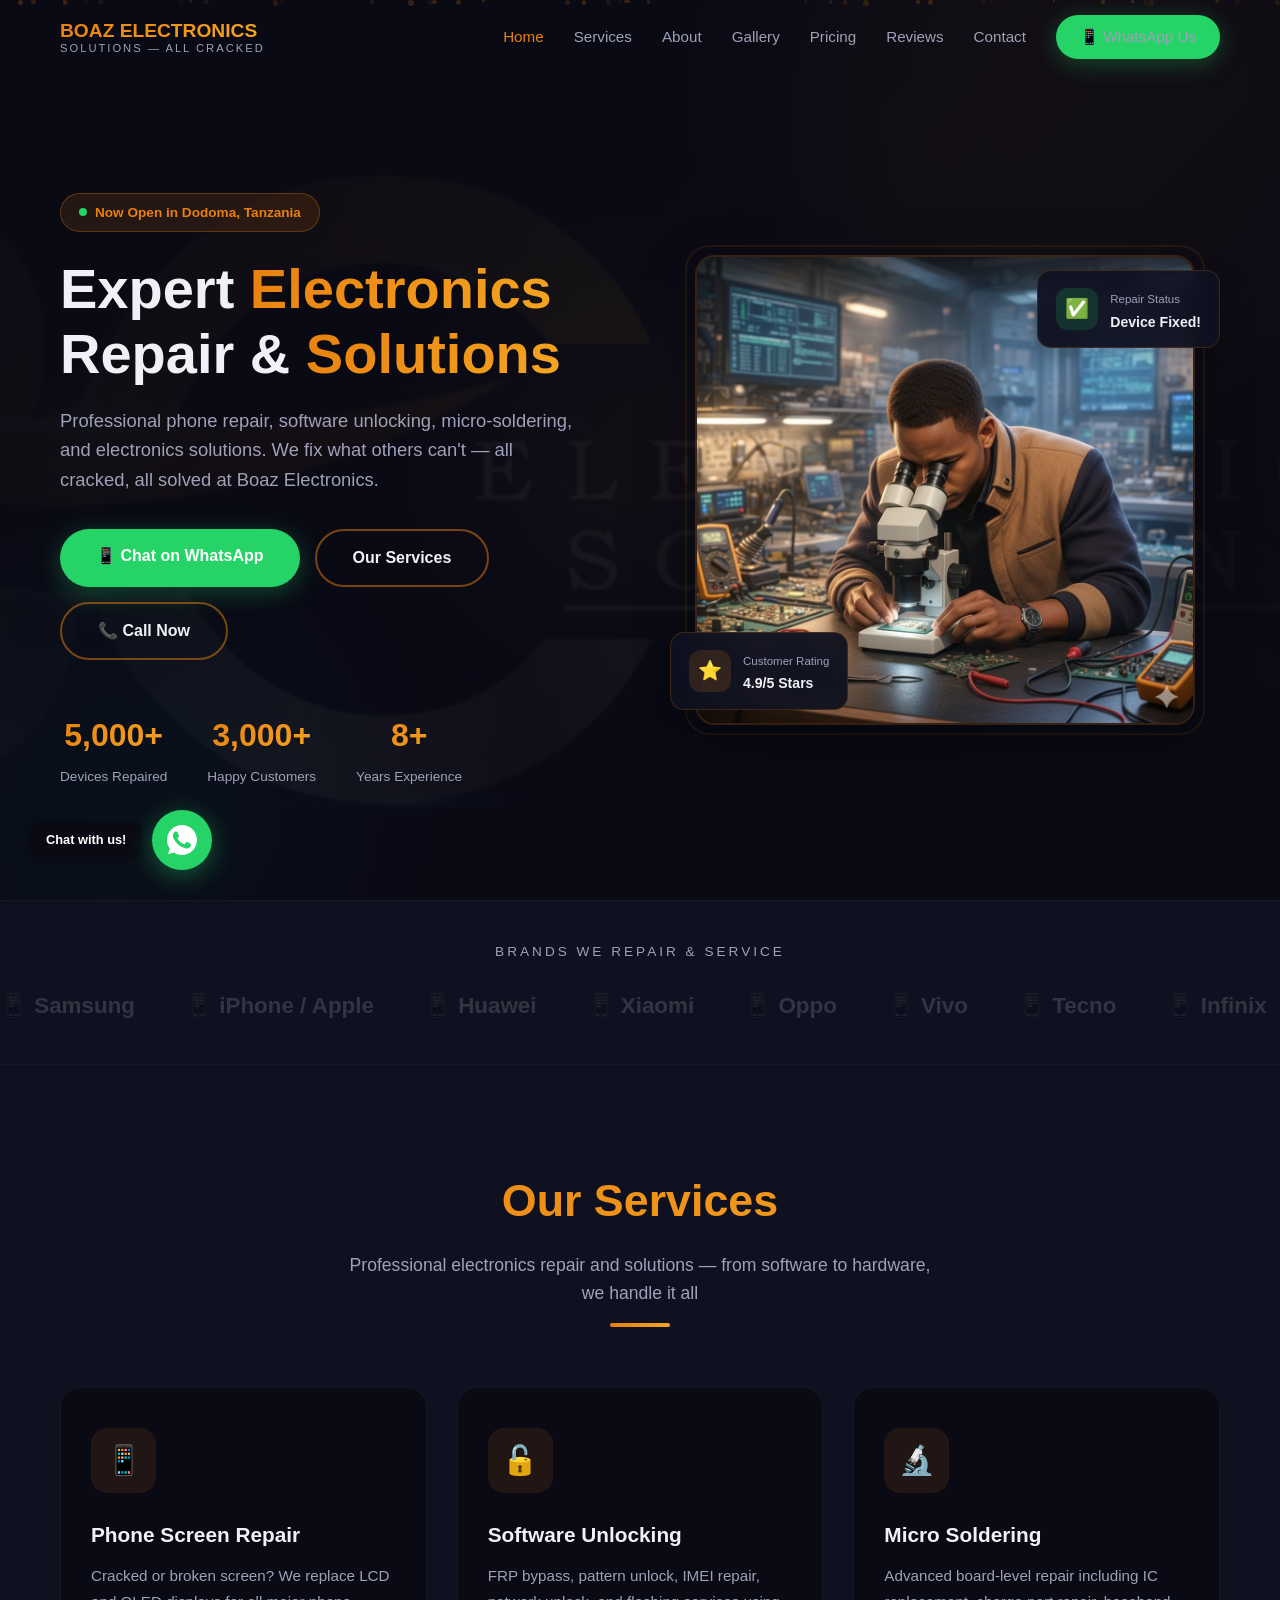
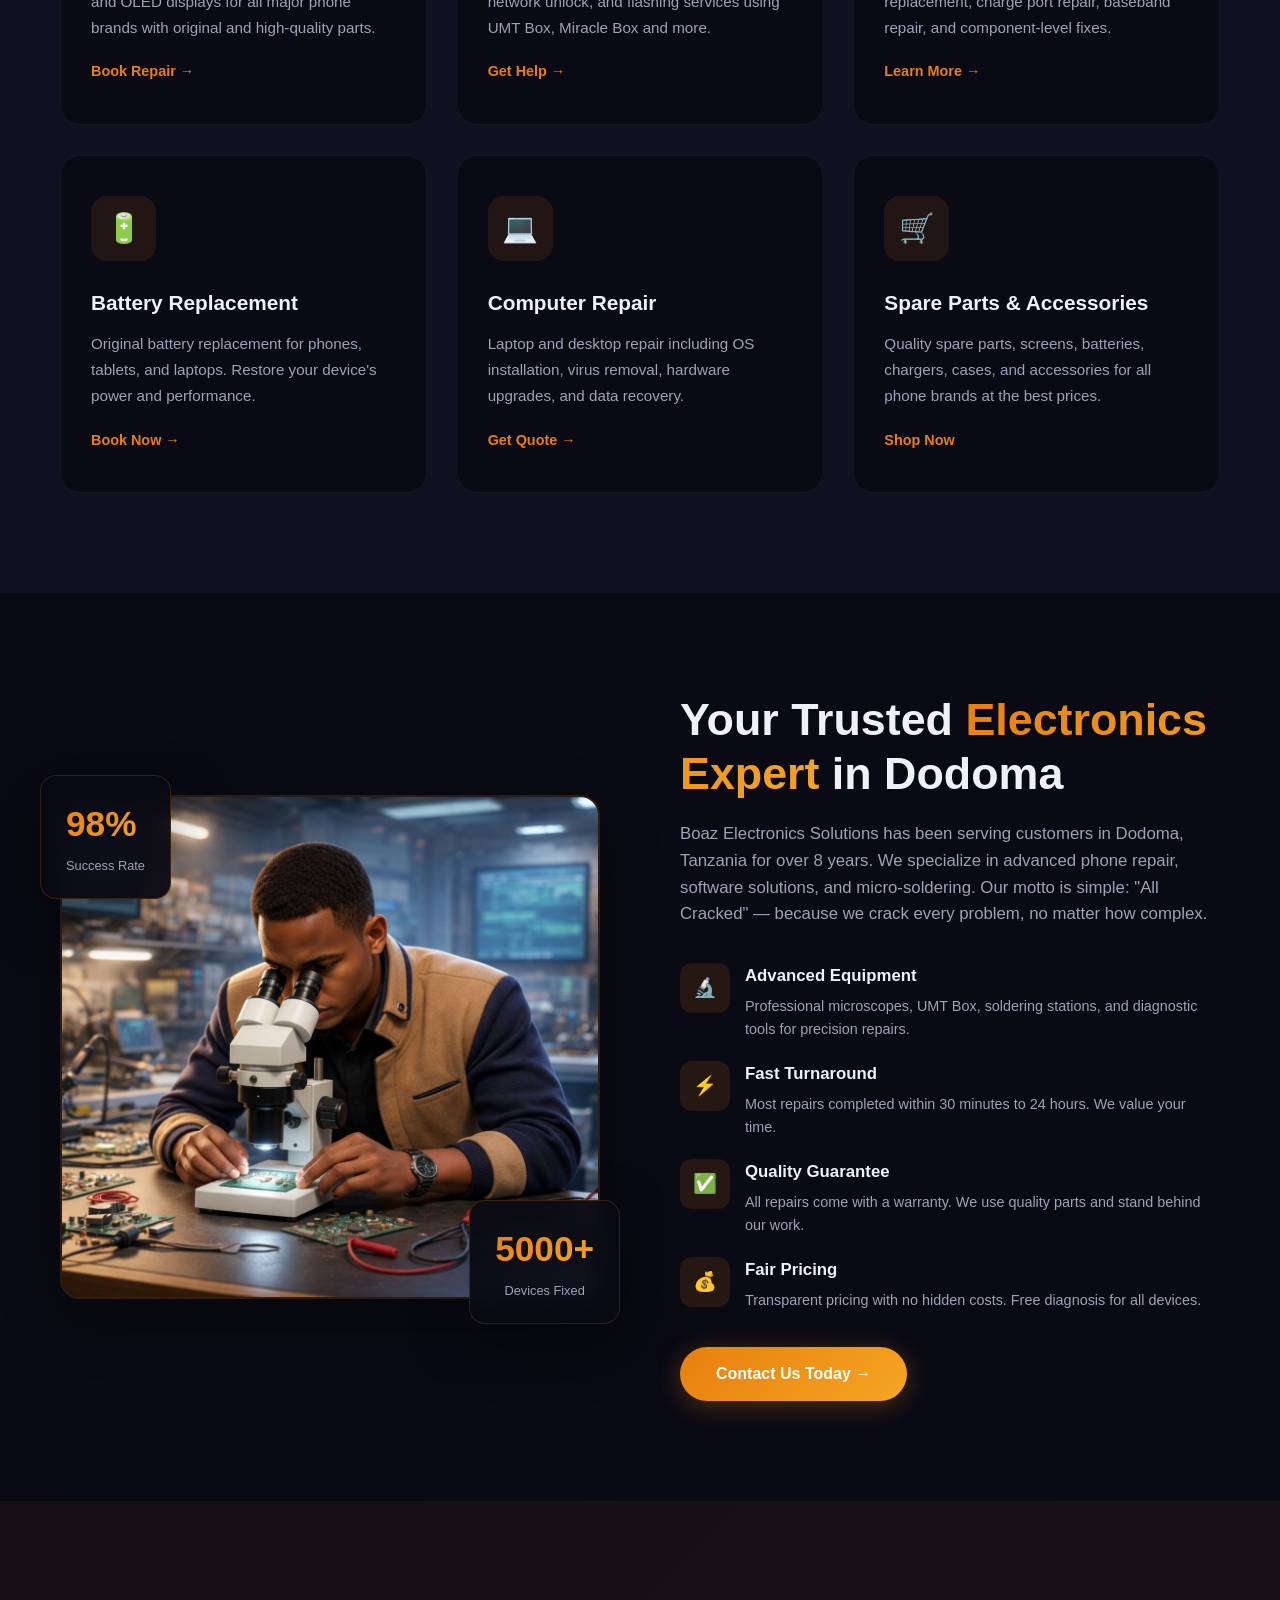
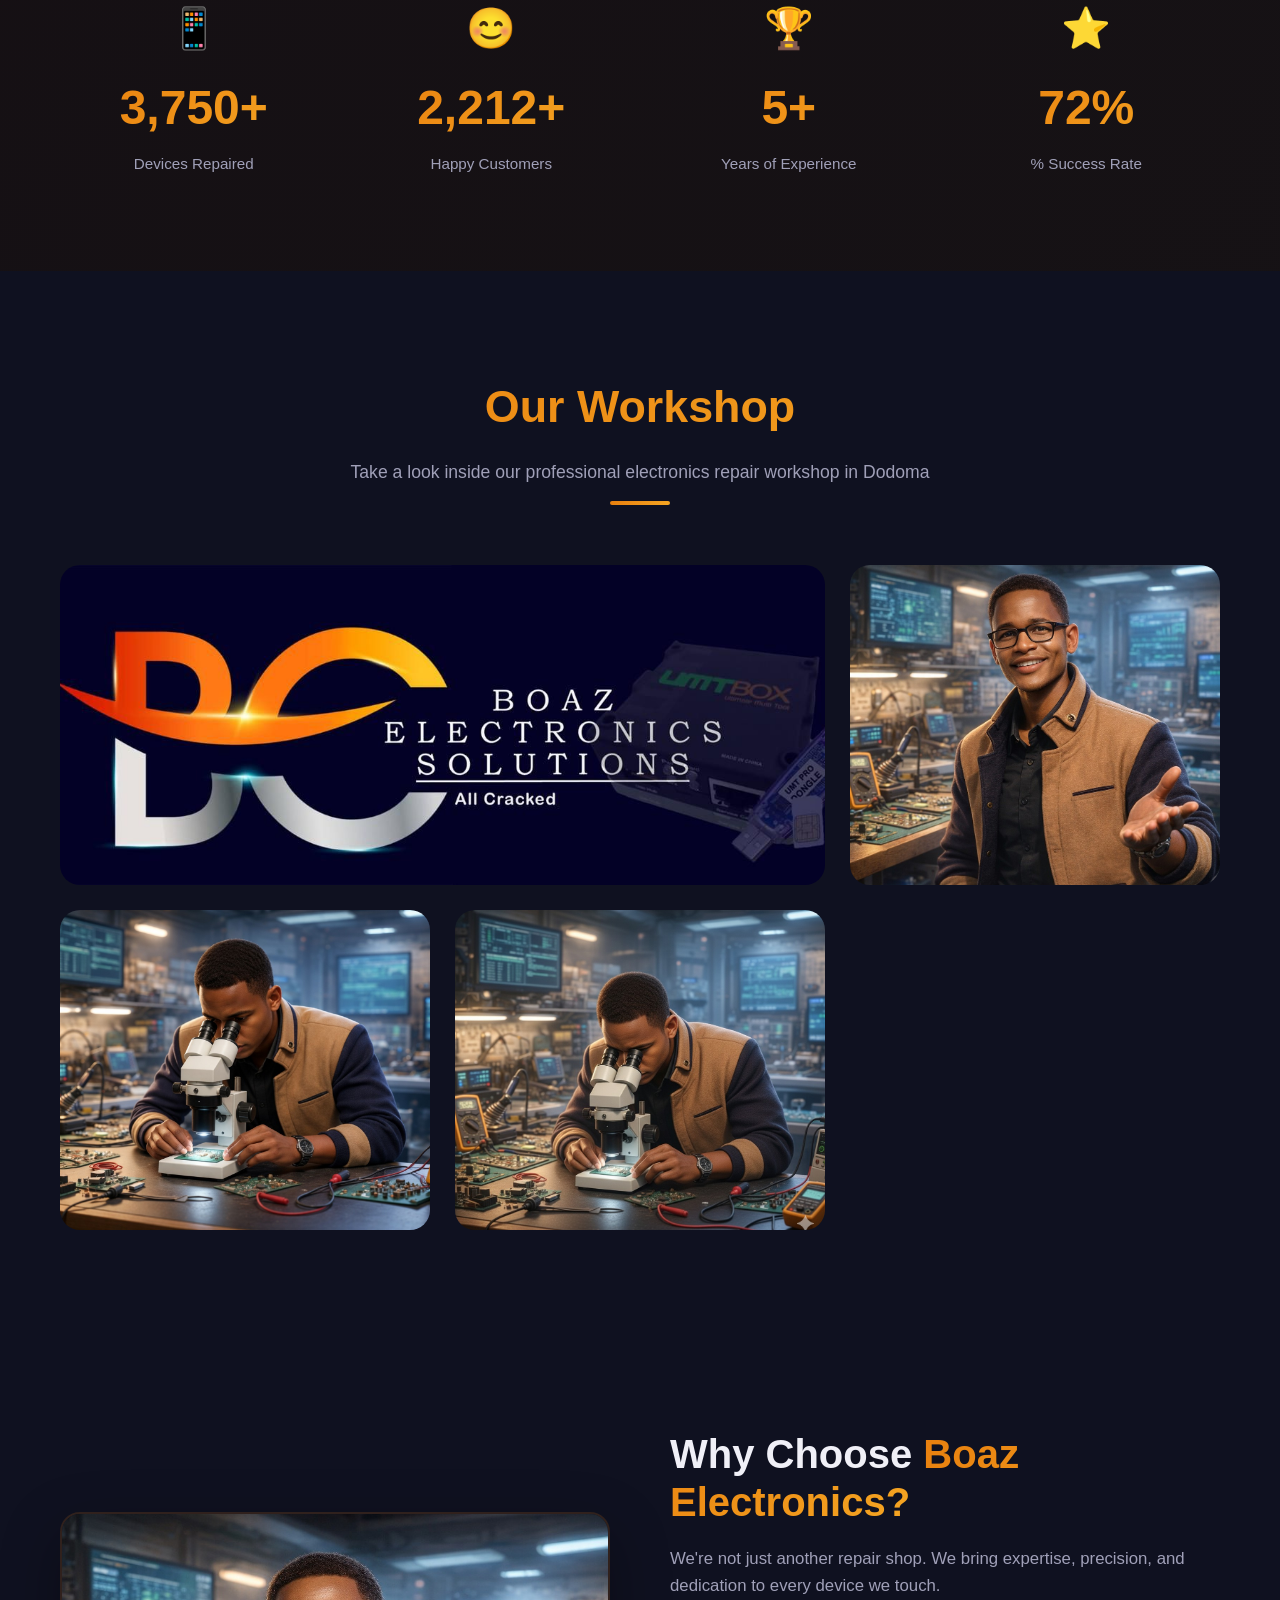
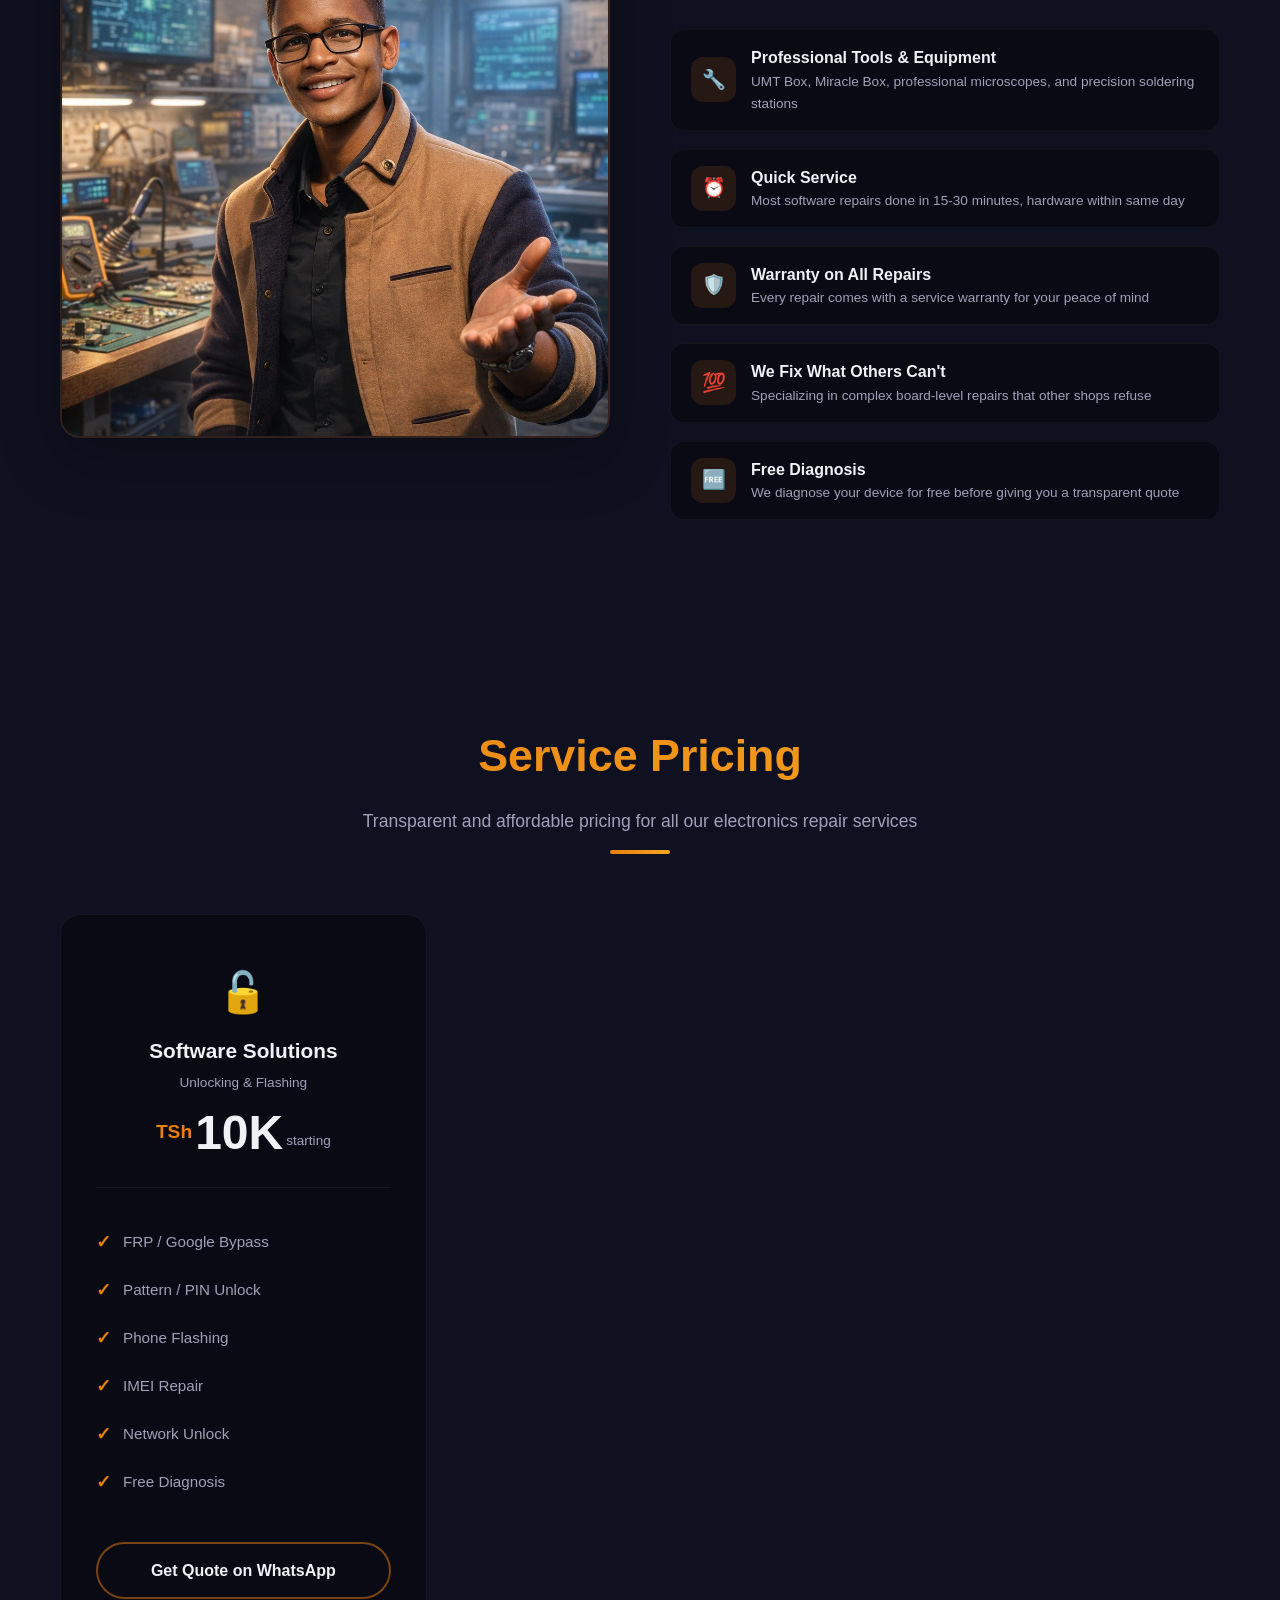
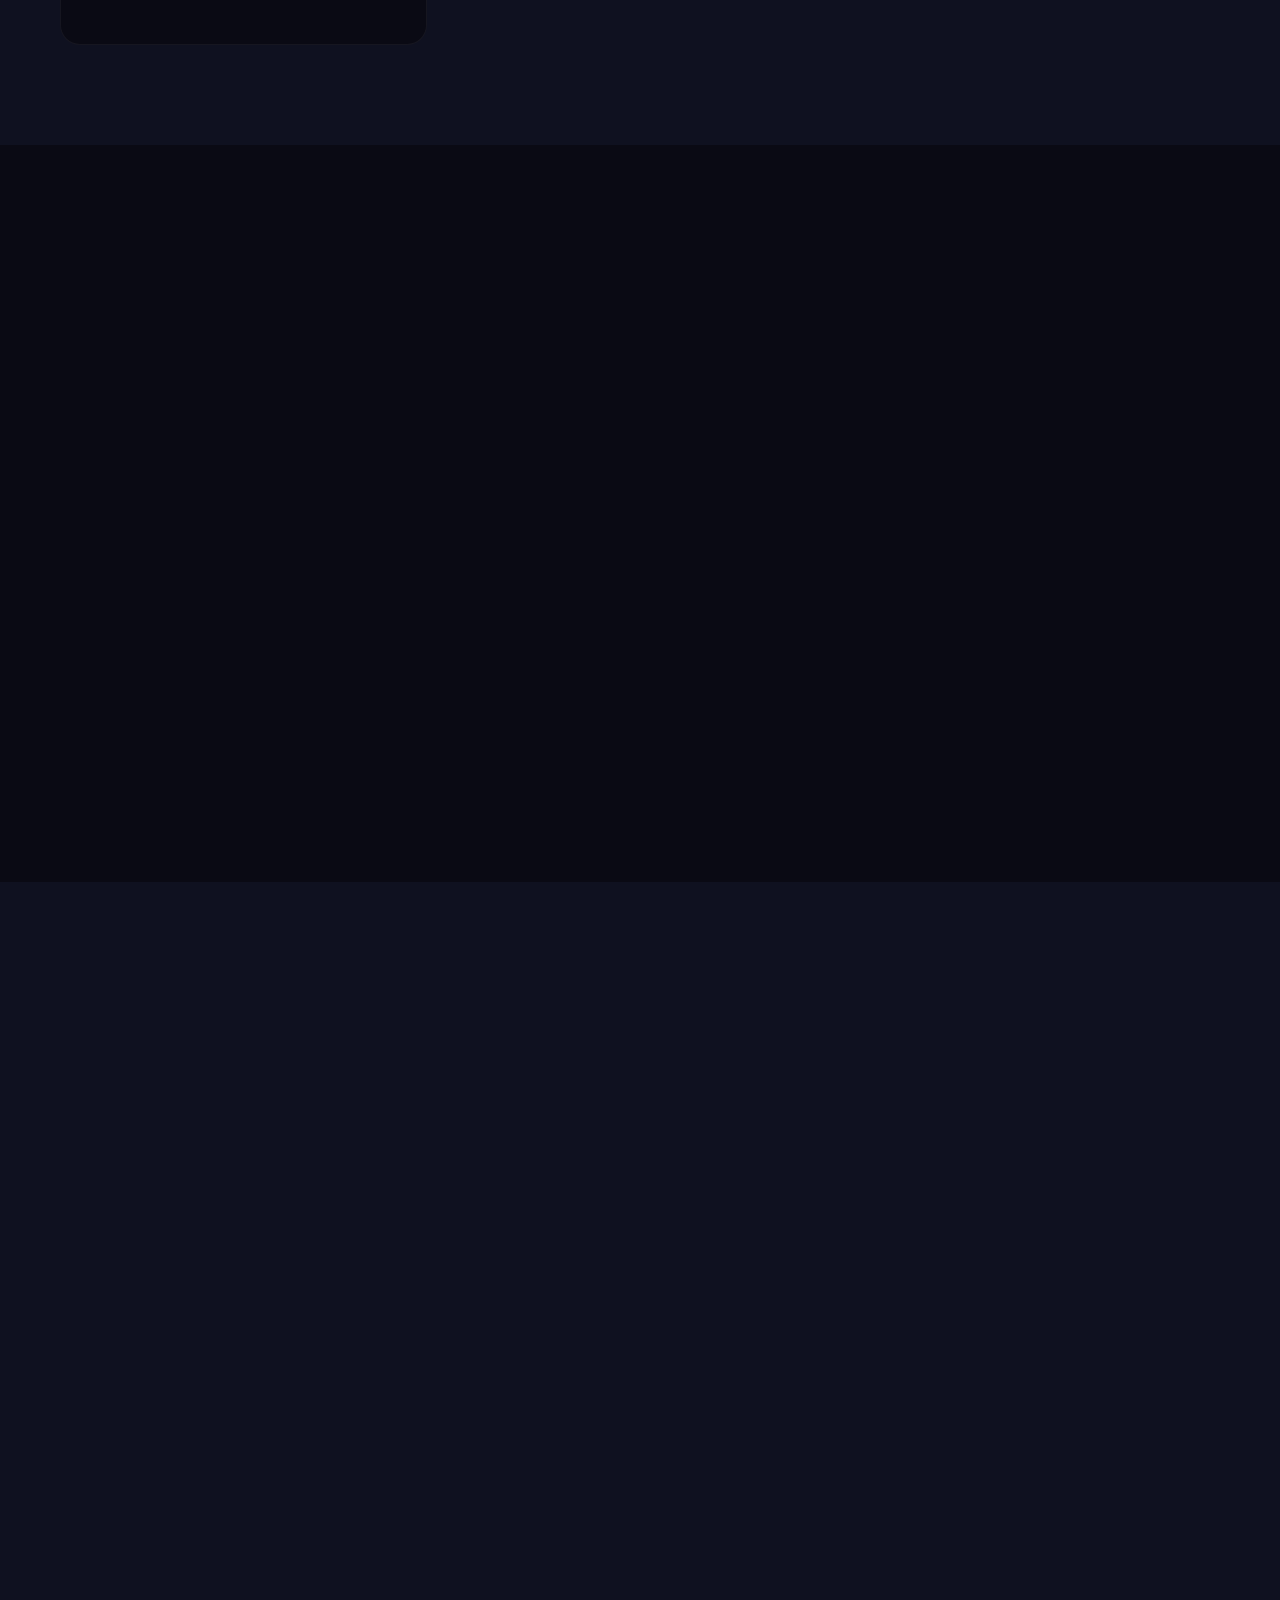
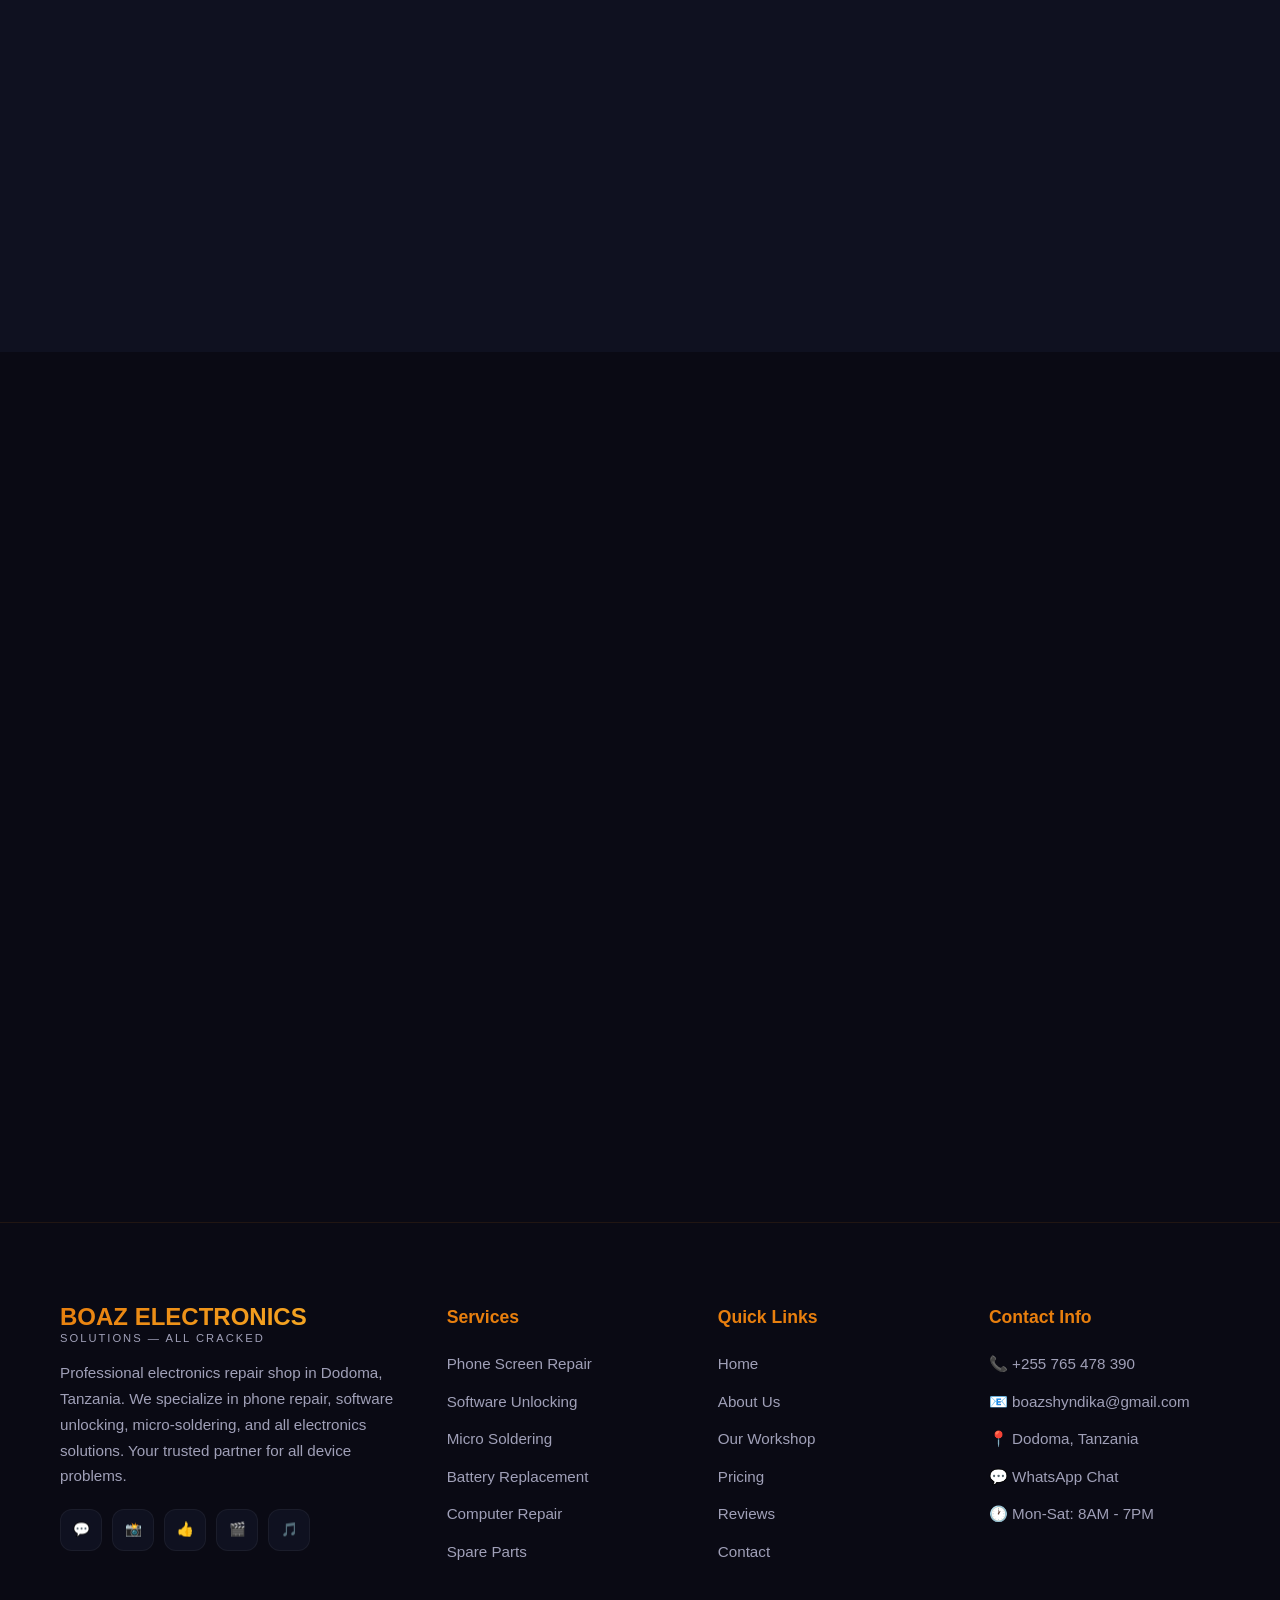
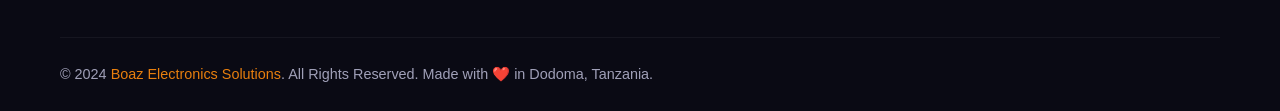
<file: index.HTML>
<!DOCTYPE html>
<html lang="en">
<head>
    <meta charset="UTF-8">
    <meta name="viewport" content="width=device-width, initial-scale=1.0">
    <title>Boaz Electronics Solutions - All Cracked | Phone Repair & Electronics in Dodoma</title>
    <meta name="description" content="Boaz Electronics Solutions - Professional phone repair, electronics repair, software solutions, and spare parts in Dodoma, Tanzania.">
    <style>
        /* ==================== RESET & BASE ==================== */
        * {
            margin: 0;
            padding: 0;
            box-sizing: border-box;
        }

        :root {
            --primary: #e87f0e;
            --primary-dark: #c96d0a;
            --primary-light: #f5a623;
            --secondary: #1a3a5c;
            --accent: #00cec9;
            --dark: #0a0a14;
            --dark2: #0f1120;
            --dark3: #161830;
            --light: #f0f0f7;
            --gray: #a0a0b8;
            --white: #ffffff;
            --gradient1: linear-gradient(135deg, #e87f0e, #f5a623);
            --gradient2: linear-gradient(135deg, #1a3a5c, #e87f0e);
            --gradient3: linear-gradient(135deg, #e87f0e, #ff6b35);
            --gradient-dark: linear-gradient(135deg, #0a0a14, #1a1a3e);
            --shadow: 0 20px 60px rgba(0, 0, 0, 0.3);
            --shadow-sm: 0 5px 20px rgba(0, 0, 0, 0.2);
            --shadow-orange: 0 5px 25px rgba(232, 127, 14, 0.3);
        }

        html {
            scroll-behavior: smooth;
            font-size: 16px;
        }

        body {
            font-family: 'Segoe UI', Tahoma, Geneva, Verdana, sans-serif;
            background-color: var(--dark);
            color: var(--light);
            overflow-x: hidden;
            line-height: 1.6;
        }

        a {
            text-decoration: none;
            color: inherit;
        }

        ul {
            list-style: none;
        }

        img {
            max-width: 100%;
            display: block;
        }

        .container {
            max-width: 1200px;
            margin: 0 auto;
            padding: 0 20px;
        }

        .section {
            padding: 100px 0;
        }

        .section-header {
            text-align: center;
            margin-bottom: 60px;
        }

        .section-header h2 {
            font-size: 2.8rem;
            font-weight: 700;
            margin-bottom: 15px;
            background: var(--gradient1);
            -webkit-background-clip: text;
            -webkit-text-fill-color: transparent;
            background-clip: text;
        }

        .section-header p {
            color: var(--gray);
            font-size: 1.1rem;
            max-width: 600px;
            margin: 0 auto;
        }

        .section-header .line {
            width: 60px;
            height: 4px;
            background: var(--gradient1);
            margin: 15px auto 0;
            border-radius: 2px;
        }

        .btn {
            display: inline-block;
            padding: 14px 36px;
            border-radius: 50px;
            font-size: 1rem;
            font-weight: 600;
            cursor: pointer;
            transition: all 0.3s ease;
            border: none;
            outline: none;
        }

        .btn-primary {
            background: var(--gradient1);
            color: white;
            box-shadow: var(--shadow-orange);
        }

        .btn-primary:hover {
            transform: translateY(-3px);
            box-shadow: 0 8px 35px rgba(232, 127, 14, 0.5);
        }

        .btn-outline {
            background: transparent;
            color: var(--light);
            border: 2px solid rgba(232, 127, 14, 0.5);
        }

        .btn-outline:hover {
            background: var(--gradient1);
            border-color: transparent;
            color: white;
            transform: translateY(-3px);
        }

        .btn-whatsapp {
            background: #25d366;
            color: white;
            box-shadow: 0 5px 25px rgba(37, 211, 102, 0.3);
        }

        .btn-whatsapp:hover {
            background: #20ba5a;
            transform: translateY(-3px);
            box-shadow: 0 8px 35px rgba(37, 211, 102, 0.5);
        }

        /* ==================== NAVBAR ==================== */
        .navbar {
            position: fixed;
            top: 0;
            left: 0;
            width: 100%;
            z-index: 1000;
            padding: 15px 0;
            transition: all 0.3s ease;
        }

        .navbar.scrolled {
            background: rgba(10, 10, 20, 0.95);
            backdrop-filter: blur(20px);
            padding: 10px 0;
            box-shadow: 0 5px 30px rgba(0, 0, 0, 0.3);
            border-bottom: 1px solid rgba(232, 127, 14, 0.1);
        }

        .navbar .container {
            display: flex;
            justify-content: space-between;
            align-items: center;
        }

        .logo {
            display: flex;
            align-items: center;
            gap: 10px;
        }

        .logo img {
            height: 45px;
            width: auto;
        }

        .logo-text {
            font-size: 1.2rem;
            font-weight: 800;
            line-height: 1.2;
        }

        .logo-text .boaz {
            background: var(--gradient1);
            -webkit-background-clip: text;
            -webkit-text-fill-color: transparent;
            background-clip: text;
        }

        .logo-text .electronics {
            font-size: 0.7rem;
            color: var(--gray);
            font-weight: 500;
            letter-spacing: 2px;
            text-transform: uppercase;
        }

        .nav-links {
            display: flex;
            align-items: center;
            gap: 30px;
        }

        .nav-links a {
            color: var(--gray);
            font-weight: 500;
            transition: color 0.3s ease;
            position: relative;
            font-size: 0.95rem;
        }

        .nav-links a::after {
            content: '';
            position: absolute;
            bottom: -5px;
            left: 0;
            width: 0;
            height: 2px;
            background: var(--gradient1);
            transition: width 0.3s ease;
        }

        .nav-links a:hover {
            color: var(--primary);
        }

        .nav-links a:hover::after {
            width: 100%;
        }

        .nav-btn {
            padding: 10px 24px;
            font-size: 0.9rem;
        }

        .hamburger {
            display: none;
            flex-direction: column;
            cursor: pointer;
            gap: 5px;
            z-index: 1001;
        }

        .hamburger span {
            width: 28px;
            height: 3px;
            background: var(--primary);
            border-radius: 3px;
            transition: all 0.3s ease;
        }

        .hamburger.active span:nth-child(1) {
            transform: rotate(45deg) translate(5px, 6px);
        }

        .hamburger.active span:nth-child(2) {
            opacity: 0;
        }

        .hamburger.active span:nth-child(3) {
            transform: rotate(-45deg) translate(5px, -6px);
        }

        /* ==================== HERO ==================== */
        .hero {
            min-height: 100vh;
            display: flex;
            align-items: center;
            position: relative;
            overflow: hidden;
            padding-top: 80px;
        }

        .hero-bg-image {
            position: absolute;
            top: 0;
            left: 0;
            width: 100%;
            height: 100%;
            z-index: 0;
        }

        .hero-bg-image img {
            width: 100%;
            height: 100%;
            object-fit: cover;
            opacity: 0.15;
        }

        .hero-overlay {
            position: absolute;
            top: 0;
            left: 0;
            width: 100%;
            height: 100%;
            background: linear-gradient(135deg, rgba(10,10,20,0.95) 0%, rgba(10,10,20,0.7) 50%, rgba(10,10,20,0.9) 100%);
            z-index: 1;
        }

        .hero-bg {
            position: absolute;
            top: 0;
            left: 0;
            width: 100%;
            height: 100%;
            z-index: 0;
        }

        .hero-bg .circle {
            position: absolute;
            border-radius: 50%;
            filter: blur(80px);
            opacity: 0.12;
        }

        .hero-bg .circle:nth-child(1) {
            width: 600px;
            height: 600px;
            background: var(--primary);
            top: -200px;
            right: -100px;
        }

        .hero-bg .circle:nth-child(2) {
            width: 400px;
            height: 400px;
            background: var(--accent);
            bottom: -100px;
            left: -100px;
        }

        .hero-bg .circle:nth-child(3) {
            width: 300px;
            height: 300px;
            background: var(--primary-light);
            top: 50%;
            left: 50%;
            transform: translate(-50%, -50%);
        }

        .particles {
            position: absolute;
            top: 0;
            left: 0;
            width: 100%;
            height: 100%;
            overflow: hidden;
            z-index: 2;
        }

        .particle {
            position: absolute;
            width: 3px;
            height: 3px;
            background: rgba(232, 127, 14, 0.5);
            border-radius: 50%;
            animation: float linear infinite;
        }

        @keyframes float {
            0% { transform: translateY(100vh) rotate(0deg); opacity: 0; }
            10% { opacity: 1; }
            90% { opacity: 1; }
            100% { transform: translateY(-100px) rotate(720deg); opacity: 0; }
        }

        .hero .container {
            display: grid;
            grid-template-columns: 1fr 1fr;
            gap: 60px;
            align-items: center;
            position: relative;
            z-index: 3;
        }

        .hero-content {
            animation: fadeInUp 1s ease;
        }

        .hero-badge {
            display: inline-flex;
            align-items: center;
            gap: 8px;
            background: rgba(232, 127, 14, 0.12);
            border: 1px solid rgba(232, 127, 14, 0.3);
            padding: 8px 18px;
            border-radius: 50px;
            font-size: 0.85rem;
            color: var(--primary);
            margin-bottom: 25px;
            font-weight: 600;
        }

        .hero-badge .dot {
            width: 8px;
            height: 8px;
            background: #25d366;
            border-radius: 50%;
            animation: pulse 2s infinite;
        }

        @keyframes pulse {
            0%, 100% { opacity: 1; transform: scale(1); }
            50% { opacity: 0.5; transform: scale(1.5); }
        }

        .hero h1 {
            font-size: 3.5rem;
            font-weight: 800;
            line-height: 1.15;
            margin-bottom: 20px;
        }

        .hero h1 .highlight {
            background: var(--gradient1);
            -webkit-background-clip: text;
            -webkit-text-fill-color: transparent;
            background-clip: text;
        }

        .hero-text {
            font-size: 1.15rem;
            color: var(--gray);
            margin-bottom: 35px;
            max-width: 520px;
        }

        .hero-buttons {
            display: flex;
            gap: 15px;
            margin-bottom: 50px;
            flex-wrap: wrap;
        }

        .hero-stats {
            display: flex;
            gap: 40px;
        }

        .stat {
            text-align: center;
        }

        .stat-number {
            font-size: 2rem;
            font-weight: 800;
            background: var(--gradient1);
            -webkit-background-clip: text;
            -webkit-text-fill-color: transparent;
            background-clip: text;
        }

        .stat-label {
            font-size: 0.85rem;
            color: var(--gray);
            margin-top: 5px;
        }

        /* Hero Visual */
        .hero-visual {
            display: flex;
            justify-content: center;
            align-items: center;
            position: relative;
            animation: fadeInRight 1s ease;
        }

        .hero-image-wrapper {
            width: 100%;
            max-width: 500px;
            position: relative;
        }

        .hero-image-wrapper img {
            width: 100%;
            border-radius: 20px;
            border: 2px solid rgba(232, 127, 14, 0.2);
            box-shadow: var(--shadow);
        }

        .hero-image-wrapper::before {
            content: '';
            position: absolute;
            top: -10px;
            right: -10px;
            bottom: -10px;
            left: -10px;
            border: 2px solid rgba(232, 127, 14, 0.1);
            border-radius: 25px;
            z-index: -1;
        }

        .floating-card {
            position: absolute;
            background: rgba(15, 17, 32, 0.95);
            backdrop-filter: blur(10px);
            border: 1px solid rgba(232, 127, 14, 0.2);
            border-radius: 14px;
            padding: 14px 18px;
            display: flex;
            align-items: center;
            gap: 12px;
            box-shadow: var(--shadow-sm);
            animation: floatCard 3s ease-in-out infinite;
            z-index: 5;
        }

        .floating-card:nth-child(2) {
            top: 15px;
            right: -25px;
            animation-delay: 0s;
        }

        .floating-card:nth-child(3) {
            bottom: 15px;
            left: -25px;
            animation-delay: 1.5s;
        }

        @keyframes floatCard {
            0%, 100% { transform: translateY(0); }
            50% { transform: translateY(-10px); }
        }

        .floating-icon {
            width: 42px;
            height: 42px;
            border-radius: 12px;
            display: flex;
            align-items: center;
            justify-content: center;
            font-size: 1.2rem;
        }

        .floating-card-text small {
            color: var(--gray);
            font-size: 0.72rem;
        }

        .floating-card-text strong {
            display: block;
            font-size: 0.88rem;
        }

        /* ==================== MARQUEE / BRANDS ==================== */
        .brands-section {
            padding: 40px 0;
            background: var(--dark2);
            border-top: 1px solid rgba(255,255,255,0.03);
            border-bottom: 1px solid rgba(255,255,255,0.03);
            overflow: hidden;
        }

        .brands-title {
            text-align: center;
            color: var(--gray);
            font-size: 0.85rem;
            text-transform: uppercase;
            letter-spacing: 3px;
            margin-bottom: 25px;
        }

        .brands-track {
            display: flex;
            gap: 50px;
            animation: marquee 20s linear infinite;
            width: max-content;
        }

        .brand-item {
            font-size: 1.4rem;
            font-weight: 700;
            color: rgba(255, 255, 255, 0.15);
            white-space: nowrap;
            display: flex;
            align-items: center;
            gap: 10px;
        }

        @keyframes marquee {
            0% { transform: translateX(0); }
            100% { transform: translateX(-50%); }
        }

        /* ==================== SERVICES ==================== */
        .services {
            background: var(--dark2);
        }

        .services-grid {
            display: grid;
            grid-template-columns: repeat(3, 1fr);
            gap: 30px;
        }

        .service-card {
            background: var(--dark);
            border-radius: 20px;
            padding: 40px 30px;
            border: 1px solid rgba(255, 255, 255, 0.05);
            transition: all 0.4s ease;
            position: relative;
            overflow: hidden;
        }

        .service-card::before {
            content: '';
            position: absolute;
            top: 0;
            left: 0;
            width: 100%;
            height: 3px;
            background: var(--gradient1);
            transform: scaleX(0);
            transform-origin: left;
            transition: transform 0.4s ease;
        }

        .service-card:hover::before {
            transform: scaleX(1);
        }

        .service-card:hover {
            transform: translateY(-10px);
            border-color: rgba(232, 127, 14, 0.3);
            box-shadow: 0 20px 50px rgba(232, 127, 14, 0.08);
        }

        .service-icon {
            width: 65px;
            height: 65px;
            border-radius: 16px;
            display: flex;
            align-items: center;
            justify-content: center;
            font-size: 1.8rem;
            margin-bottom: 25px;
            background: rgba(232, 127, 14, 0.1);
        }

        .service-card h3 {
            font-size: 1.3rem;
            margin-bottom: 12px;
            font-weight: 700;
        }

        .service-card p {
            color: var(--gray);
            font-size: 0.95rem;
            line-height: 1.7;
        }

        .service-card .learn-more {
            display: inline-flex;
            align-items: center;
            gap: 8px;
            margin-top: 20px;
            color: var(--primary);
            font-weight: 600;
            font-size: 0.9rem;
            transition: gap 0.3s ease;
        }

        .service-card:hover .learn-more {
            gap: 14px;
        }

        /* ==================== ABOUT ==================== */
        .about .container {
            display: grid;
            grid-template-columns: 1fr 1fr;
            gap: 80px;
            align-items: center;
        }

        .about-visual {
            position: relative;
        }

        .about-image {
            width: 100%;
            border-radius: 20px;
            overflow: hidden;
            position: relative;
            box-shadow: var(--shadow);
            border: 2px solid rgba(232, 127, 14, 0.15);
        }

        .about-image img {
            width: 100%;
            height: 500px;
            object-fit: cover;
        }

        .about-float {
            position: absolute;
            background: rgba(10, 10, 20, 0.95);
            backdrop-filter: blur(10px);
            border-radius: 16px;
            padding: 20px 25px;
            border: 1px solid rgba(232, 127, 14, 0.2);
            box-shadow: var(--shadow);
            z-index: 2;
        }

        .about-float:nth-child(2) {
            bottom: -25px;
            right: -20px;
            text-align: center;
        }

        .about-float:nth-child(3) {
            top: -20px;
            left: -20px;
        }

        .about-float .big-number {
            font-size: 2.2rem;
            font-weight: 800;
            background: var(--gradient1);
            -webkit-background-clip: text;
            -webkit-text-fill-color: transparent;
            background-clip: text;
        }

        .about-float small {
            color: var(--gray);
            font-size: 0.8rem;
        }

        .about-content h2 {
            font-size: 2.8rem;
            font-weight: 800;
            margin-bottom: 20px;
            line-height: 1.2;
        }

        .about-content h2 .highlight {
            background: var(--gradient1);
            -webkit-background-clip: text;
            -webkit-text-fill-color: transparent;
            background-clip: text;
        }

        .about-content > p {
            color: var(--gray);
            font-size: 1.05rem;
            margin-bottom: 35px;
        }

        .about-features {
            display: grid;
            gap: 20px;
            margin-bottom: 35px;
        }

        .about-feature {
            display: flex;
            gap: 15px;
            align-items: flex-start;
        }

        .about-feature-icon {
            width: 50px;
            height: 50px;
            min-width: 50px;
            border-radius: 12px;
            background: rgba(232, 127, 14, 0.12);
            display: flex;
            align-items: center;
            justify-content: center;
            font-size: 1.2rem;
        }

        .about-feature h4 {
            font-size: 1.05rem;
            margin-bottom: 5px;
        }

        .about-feature p {
            color: var(--gray);
            font-size: 0.9rem;
        }

        /* ==================== GALLERY ==================== */
        .gallery {
            background: var(--dark2);
        }

        .gallery-grid {
            display: grid;
            grid-template-columns: repeat(3, 1fr);
            gap: 25px;
        }

        .gallery-item {
            border-radius: 20px;
            overflow: hidden;
            position: relative;
            height: 320px;
            cursor: pointer;
        }

        .gallery-item img {
            width: 100%;
            height: 100%;
            object-fit: cover;
            transition: transform 0.5s ease;
        }

        .gallery-item:hover img {
            transform: scale(1.1);
        }

        .gallery-item-overlay {
            position: absolute;
            top: 0;
            left: 0;
            width: 100%;
            height: 100%;
            background: linear-gradient(transparent 50%, rgba(232, 127, 14, 0.8));
            opacity: 0;
            transition: opacity 0.4s ease;
            display: flex;
            align-items: flex-end;
            padding: 25px;
        }

        .gallery-item:hover .gallery-item-overlay {
            opacity: 1;
        }

        .gallery-item-overlay h3 {
            font-size: 1.2rem;
            color: white;
        }

        .gallery-item-overlay span {
            font-size: 0.85rem;
            color: rgba(255,255,255,0.8);
        }

        /* Single wide gallery item */
        .gallery-item.wide {
            grid-column: span 2;
        }

        /* ==================== COUNTER ==================== */
        .counter-section {
            padding: 70px 0;
            position: relative;
            overflow: hidden;
        }

        .counter-section::before {
            content: '';
            position: absolute;
            top: 0;
            left: 0;
            width: 100%;
            height: 100%;
            background: var(--gradient1);
            opacity: 0.05;
        }

        .counter-grid {
            display: grid;
            grid-template-columns: repeat(4, 1fr);
            gap: 30px;
            text-align: center;
            position: relative;
            z-index: 1;
        }

        .counter-item {
            padding: 25px;
        }

        .counter-icon {
            font-size: 2.5rem;
            margin-bottom: 10px;
        }

        .counter-number {
            font-size: 3rem;
            font-weight: 800;
            background: var(--gradient1);
            -webkit-background-clip: text;
            -webkit-text-fill-color: transparent;
            background-clip: text;
            margin-bottom: 5px;
        }

        .counter-label {
            color: var(--gray);
            font-size: 0.95rem;
        }

        /* ==================== PRICING ==================== */
        .pricing {
            background: var(--dark2);
        }

        .pricing-grid {
            display: grid;
            grid-template-columns: repeat(3, 1fr);
            gap: 30px;
            align-items: center;
        }

        .pricing-card {
            background: var(--dark);
            border-radius: 20px;
            padding: 45px 35px;
            border: 1px solid rgba(255, 255, 255, 0.05);
            transition: all 0.3s ease;
            position: relative;
        }

        .pricing-card.featured {
            border-color: rgba(232, 127, 14, 0.5);
            transform: scale(1.05);
            box-shadow: 0 20px 60px rgba(232, 127, 14, 0.15);
        }

        .pricing-badge {
            position: absolute;
            top: -12px;
            left: 50%;
            transform: translateX(-50%);
            background: var(--gradient1);
            padding: 6px 20px;
            border-radius: 50px;
            font-size: 0.8rem;
            font-weight: 600;
            color: white;
            white-space: nowrap;
        }

        .pricing-card:hover {
            transform: translateY(-5px);
            border-color: rgba(232, 127, 14, 0.3);
        }

        .pricing-card.featured:hover {
            transform: scale(1.05) translateY(-5px);
        }

        .pricing-header {
            text-align: center;
            margin-bottom: 30px;
            padding-bottom: 30px;
            border-bottom: 1px solid rgba(255, 255, 255, 0.05);
        }

        .pricing-header .pricing-icon {
            font-size: 2.5rem;
            margin-bottom: 10px;
        }

        .pricing-header h3 {
            font-size: 1.3rem;
            color: var(--light);
            font-weight: 700;
            margin-bottom: 5px;
        }

        .pricing-header .pricing-desc {
            color: var(--gray);
            font-size: 0.85rem;
        }

        .pricing-amount {
            display: flex;
            align-items: flex-start;
            justify-content: center;
            gap: 3px;
            margin-top: 15px;
        }

        .pricing-amount .currency {
            font-size: 1.2rem;
            font-weight: 700;
            margin-top: 8px;
            color: var(--primary);
        }

        .pricing-amount .price {
            font-size: 3rem;
            font-weight: 800;
            line-height: 1;
        }

        .pricing-card.featured .pricing-amount .price {
            background: var(--gradient1);
            -webkit-background-clip: text;
            -webkit-text-fill-color: transparent;
            background-clip: text;
        }

        .pricing-amount .unit {
            color: var(--gray);
            align-self: flex-end;
            margin-bottom: 5px;
            font-size: 0.85rem;
        }

        .pricing-features {
            margin-bottom: 35px;
        }

        .pricing-features li {
            display: flex;
            align-items: center;
            gap: 12px;
            padding: 10px 0;
            color: var(--gray);
            font-size: 0.95rem;
        }

        .pricing-features .check {
            color: var(--primary);
            font-weight: 700;
            font-size: 1.1rem;
        }

        .pricing-features .cross {
            color: #444;
            font-weight: 700;
            font-size: 1.1rem;
        }

        .pricing-card .btn {
            width: 100%;
            text-align: center;
        }

        /* ==================== TESTIMONIALS ==================== */
        .testimonials {
            position: relative;
            overflow: hidden;
        }

        .testimonials-grid {
            display: grid;
            grid-template-columns: repeat(3, 1fr);
            gap: 30px;
        }

        .testimonial-card {
            background: var(--dark2);
            border-radius: 20px;
            padding: 35px;
            border: 1px solid rgba(255, 255, 255, 0.05);
            transition: all 0.3s ease;
        }

        .testimonial-card:hover {
            border-color: rgba(232, 127, 14, 0.3);
            transform: translateY(-5px);
        }

        .testimonial-stars {
            display: flex;
            gap: 4px;
            margin-bottom: 20px;
            color: var(--primary);
            font-size: 1.1rem;
        }

        .testimonial-text {
            color: var(--gray);
            font-size: 1rem;
            line-height: 1.8;
            margin-bottom: 25px;
            font-style: italic;
        }

        .testimonial-author {
            display: flex;
            align-items: center;
            gap: 15px;
        }

        .testimonial-avatar {
            width: 50px;
            height: 50px;
            border-radius: 50%;
            display: flex;
            align-items: center;
            justify-content: center;
            font-size: 1.3rem;
            font-weight: 700;
            color: white;
            background: var(--gradient1);
        }

        .testimonial-info h4 {
            font-size: 1rem;
            margin-bottom: 3px;
        }

        .testimonial-info span {
            color: var(--gray);
            font-size: 0.85rem;
        }

        /* ==================== WHY CHOOSE US ==================== */
        .why-us {
            background: var(--dark2);
        }

        .why-us-grid {
            display: grid;
            grid-template-columns: repeat(2, 1fr);
            gap: 60px;
            align-items: center;
        }

        .why-us-image img {
            width: 100%;
            border-radius: 20px;
            box-shadow: var(--shadow);
            border: 2px solid rgba(232, 127, 14, 0.15);
        }

        .why-us-content h2 {
            font-size: 2.5rem;
            font-weight: 800;
            margin-bottom: 20px;
            line-height: 1.2;
        }

        .why-us-content h2 .highlight {
            background: var(--gradient1);
            -webkit-background-clip: text;
            -webkit-text-fill-color: transparent;
            background-clip: text;
        }

        .why-us-content > p {
            color: var(--gray);
            margin-bottom: 30px;
            font-size: 1.05rem;
        }

        .why-us-list {
            display: grid;
            gap: 18px;
        }

        .why-us-item {
            display: flex;
            align-items: center;
            gap: 15px;
            padding: 15px 20px;
            background: var(--dark);
            border-radius: 14px;
            border: 1px solid rgba(255,255,255,0.04);
            transition: all 0.3s ease;
        }

        .why-us-item:hover {
            border-color: rgba(232, 127, 14, 0.2);
            transform: translateX(5px);
        }

        .why-us-item .icon {
            width: 45px;
            height: 45px;
            min-width: 45px;
            border-radius: 12px;
            background: rgba(232, 127, 14, 0.12);
            display: flex;
            align-items: center;
            justify-content: center;
            font-size: 1.2rem;
        }

        .why-us-item h4 {
            font-size: 1rem;
        }

        .why-us-item p {
            color: var(--gray);
            font-size: 0.85rem;
        }

        /* ==================== CONTACT ==================== */
        .contact {
            background: var(--dark2);
        }

        .contact .container > .section-header {
            margin-bottom: 50px;
        }

        .contact-wrapper {
            display: grid;
            grid-template-columns: 1fr 1.2fr;
            gap: 50px;
        }

        .contact-info-cards {
            display: grid;
            gap: 20px;
        }

        .contact-card {
            display: flex;
            gap: 15px;
            align-items: center;
            padding: 22px;
            background: var(--dark);
            border-radius: 16px;
            border: 1px solid rgba(255,255,255,0.05);
            transition: all 0.3s ease;
        }

        .contact-card:hover {
            border-color: rgba(232, 127, 14, 0.3);
            transform: translateX(5px);
        }

        .contact-card-icon {
            width: 55px;
            height: 55px;
            min-width: 55px;
            border-radius: 14px;
            background: rgba(232, 127, 14, 0.12);
            display: flex;
            align-items: center;
            justify-content: center;
            font-size: 1.3rem;
        }

        .contact-card h4 {
            font-size: 0.8rem;
            color: var(--gray);
            margin-bottom: 4px;
            font-weight: 500;
            text-transform: uppercase;
            letter-spacing: 1px;
        }

        .contact-card p {
            font-size: 1rem;
            font-weight: 600;
        }

        .contact-card a {
            color: var(--light);
            transition: color 0.3s;
        }

        .contact-card a:hover {
            color: var(--primary);
        }

        .social-links {
            display: flex;
            gap: 12px;
            margin-top: 25px;
            flex-wrap: wrap;
        }

        .social-link {
            display: flex;
            align-items: center;
            gap: 8px;
            padding: 10px 18px;
            background: var(--dark);
            border: 1px solid rgba(255,255,255,0.05);
            border-radius: 50px;
            font-size: 0.85rem;
            color: var(--gray);
            transition: all 0.3s;
        }

        .social-link:hover {
            border-color: var(--primary);
            color: var(--primary);
            transform: translateY(-3px);
        }

        .social-link .s-icon {
            font-size: 1.1rem;
        }

        .contact-form {
            background: var(--dark);
            border-radius: 20px;
            padding: 40px;
            border: 1px solid rgba(255, 255, 255, 0.05);
        }

        .contact-form h3 {
            font-size: 1.4rem;
            margin-bottom: 25px;
            font-weight: 700;
        }

        .form-grid {
            display: grid;
            grid-template-columns: 1fr 1fr;
            gap: 18px;
            margin-bottom: 18px;
        }

        .form-group {
            display: flex;
            flex-direction: column;
        }

        .form-group.full {
            grid-column: 1 / -1;
        }

        .form-group label {
            font-size: 0.88rem;
            font-weight: 600;
            margin-bottom: 8px;
            color: var(--light);
        }

        .form-group input,
        .form-group textarea,
        .form-group select {
            background: var(--dark2);
            border: 1px solid rgba(255, 255, 255, 0.08);
            border-radius: 12px;
            padding: 14px 18px;
            color: var(--light);
            font-size: 0.95rem;
            font-family: inherit;
            transition: border-color 0.3s ease;
            outline: none;
        }

        .form-group input:focus,
        .form-group textarea:focus,
        .form-group select:focus {
            border-color: var(--primary);
        }

        .form-group textarea {
            min-height: 120px;
            resize: vertical;
        }

        .form-group select option {
            background: var(--dark);
        }

        .contact-form .btn {
            width: 100%;
            padding: 16px;
            font-size: 1rem;
            margin-top: 8px;
        }

        /* ==================== MAP ==================== */
        .map-section {
            padding: 0;
        }

        .map-section iframe {
            width: 100%;
            height: 400px;
            border: none;
            filter: grayscale(0.5) contrast(1.1);
        }

        /* ==================== WHATSAPP FLOAT ==================== */
        .whatsapp-float {
            position: fixed;
            bottom: 30px;
            left: 30px;
            z-index: 998;
            display: flex;
            align-items: center;
            gap: 10px;
        }

        .whatsapp-float a {
            width: 60px;
            height: 60px;
            background: #25d366;
            border-radius: 50%;
            display: flex;
            align-items: center;
            justify-content: center;
            box-shadow: 0 5px 25px rgba(37, 211, 102, 0.4);
            transition: all 0.3s ease;
            animation: whatsappPulse 2s infinite;
        }

        .whatsapp-float a:hover {
            transform: scale(1.1);
        }

        .whatsapp-float svg {
            width: 30px;
            height: 30px;
            fill: white;
        }

        @keyframes whatsappPulse {
            0% { box-shadow: 0 0 0 0 rgba(37, 211, 102, 0.5); }
            70% { box-shadow: 0 0 0 15px rgba(37, 211, 102, 0); }
            100% { box-shadow: 0 0 0 0 rgba(37, 211, 102, 0); }
        }

        .whatsapp-label {
            background: var(--dark);
            color: white;
            padding: 8px 16px;
            border-radius: 8px;
            font-size: 0.8rem;
            font-weight: 600;
            box-shadow: var(--shadow-sm);
            white-space: nowrap;
        }

        /* ==================== NEWSLETTER ==================== */
        .newsletter {
            padding: 80px 0;
        }

        .newsletter-box {
            background: var(--gradient1);
            border-radius: 24px;
            padding: 60px;
            text-align: center;
            position: relative;
            overflow: hidden;
        }

        .newsletter-box::before {
            content: '';
            position: absolute;
            top: -50%;
            right: -20%;
            width: 400px;
            height: 400px;
            background: rgba(255, 255, 255, 0.1);
            border-radius: 50%;
        }

        .newsletter-box::after {
            content: '';
            position: absolute;
            bottom: -30%;
            left: -10%;
            width: 300px;
            height: 300px;
            background: rgba(255, 255, 255, 0.05);
            border-radius: 50%;
        }

        .newsletter-content {
            position: relative;
            z-index: 1;
        }

        .newsletter-box h2 {
            font-size: 2.5rem;
            font-weight: 800;
            margin-bottom: 10px;
            color: white;
        }

        .newsletter-box p {
            color: rgba(255, 255, 255, 0.85);
            font-size: 1.1rem;
            margin-bottom: 30px;
        }

        .newsletter-form {
            display: flex;
            max-width: 500px;
            margin: 0 auto;
            gap: 10px;
        }

        .newsletter-form input {
            flex: 1;
            padding: 16px 22px;
            border-radius: 50px;
            border: none;
            font-size: 1rem;
            outline: none;
            font-family: inherit;
        }

        .newsletter-form .btn {
            background: var(--dark);
            color: white;
            white-space: nowrap;
        }

        .newsletter-form .btn:hover {
            background: var(--dark2);
            transform: translateY(-2px);
        }

        /* ==================== FOOTER ==================== */
        .footer {
            background: var(--dark);
            border-top: 1px solid rgba(232, 127, 14, 0.1);
            padding-top: 80px;
        }

        .footer-grid {
            display: grid;
            grid-template-columns: 1.5fr 1fr 1fr 1fr;
            gap: 40px;
            padding-bottom: 60px;
            border-bottom: 1px solid rgba(255, 255, 255, 0.05);
        }

        .footer-brand .logo {
            margin-bottom: 15px;
        }

        .footer-brand p {
            color: var(--gray);
            font-size: 0.95rem;
            line-height: 1.7;
            margin-bottom: 20px;
        }

        .footer-socials {
            display: flex;
            gap: 10px;
        }

        .footer-socials a {
            width: 42px;
            height: 42px;
            border-radius: 12px;
            background: var(--dark2);
            display: flex;
            align-items: center;
            justify-content: center;
            color: var(--gray);
            transition: all 0.3s ease;
            font-size: 0.85rem;
            border: 1px solid rgba(255, 255, 255, 0.05);
        }

        .footer-socials a:hover {
            background: var(--gradient1);
            color: white;
            border-color: transparent;
            transform: translateY(-3px);
        }

        .footer-col h4 {
            font-size: 1.1rem;
            margin-bottom: 20px;
            font-weight: 700;
            color: var(--primary);
        }

        .footer-col ul li {
            margin-bottom: 12px;
        }

        .footer-col ul li a {
            color: var(--gray);
            font-size: 0.95rem;
            transition: all 0.3s ease;
        }

        .footer-col ul li a:hover {
            color: var(--primary);
            padding-left: 5px;
        }

        .footer-bottom {
            padding: 25px 0;
            display: flex;
            justify-content: space-between;
            align-items: center;
            flex-wrap: wrap;
            gap: 15px;
        }

        .footer-bottom p {
            color: var(--gray);
            font-size: 0.9rem;
        }

        .footer-bottom p a {
            color: var(--primary);
        }

        /* ==================== SCROLL TO TOP ==================== */
        .scroll-top {
            position: fixed;
            bottom: 30px;
            right: 30px;
            width: 50px;
            height: 50px;
            border-radius: 14px;
            background: var(--gradient1);
            display: flex;
            align-items: center;
            justify-content: center;
            cursor: pointer;
            opacity: 0;
            visibility: hidden;
            transition: all 0.3s ease;
            z-index: 999;
            border: none;
            color: white;
            font-size: 1.3rem;
            box-shadow: var(--shadow-orange);
        }

        .scroll-top.visible {
            opacity: 1;
            visibility: visible;
        }

        .scroll-top:hover {
            transform: translateY(-5px);
        }

        /* ==================== ANIMATIONS ==================== */
        @keyframes fadeInUp {
            from { opacity: 0; transform: translateY(40px); }
            to { opacity: 1; transform: translateY(0); }
        }

        @keyframes fadeInRight {
            from { opacity: 0; transform: translateX(40px); }
            to { opacity: 1; transform: translateX(0); }
        }

        .reveal {
            opacity: 0;
            transform: translateY(40px);
            transition: all 0.8s ease;
        }

        .reveal.active {
            opacity: 1;
            transform: translateY(0);
        }

        /* ==================== RESPONSIVE ==================== */
        @media (max-width: 1024px) {
            .hero .container {
                grid-template-columns: 1fr;
                text-align: center;
            }

            .hero h1 { font-size: 3rem; }
            .hero-text { margin: 0 auto 35px; }
            .hero-buttons { justify-content: center; }
            .hero-stats { justify-content: center; }
            .hero-visual { margin-top: 40px; }

            .services-grid { grid-template-columns: repeat(2, 1fr); }
            .gallery-grid { grid-template-columns: repeat(2, 1fr); }
            .gallery-item.wide { grid-column: span 1; }
            .pricing-grid { grid-template-columns: repeat(2, 1fr); }
            .pricing-card.featured { grid-column: 1 / -1; max-width: 420px; margin: 0 auto; }
            .testimonials-grid { grid-template-columns: repeat(2, 1fr); }

            .about .container { grid-template-columns: 1fr; }
            .about-visual { max-width: 500px; margin: 0 auto; }

            .why-us-grid { grid-template-columns: 1fr; }
            .why-us-image { max-width: 500px; margin: 0 auto; }

            .contact-wrapper { grid-template-columns: 1fr; }
            .footer-grid { grid-template-columns: repeat(2, 1fr); }
        }

        @media (max-width: 768px) {
            .nav-links {
                position: fixed;
                top: 0;
                right: -100%;
                width: 280px;
                height: 100vh;
                background: var(--dark2);
                flex-direction: column;
                justify-content: center;
                gap: 25px;
                transition: right 0.4s ease;
                box-shadow: -10px 0 30px rgba(0, 0, 0, 0.5);
                z-index: 1000;
            }

            .nav-links.active { right: 0; }
            .hamburger { display: flex; }

            .hero h1 { font-size: 2.2rem; }
            .hero-visual { display: none; }
            .section-header h2 { font-size: 2rem; }
            .section { padding: 70px 0; }

            .services-grid { grid-template-columns: 1fr; }
            .gallery-grid { grid-template-columns: 1fr; }
            .pricing-grid { grid-template-columns: 1fr; }
            .pricing-card.featured { transform: none; max-width: 100%; }
            .pricing-card.featured:hover { transform: translateY(-5px); }
            .testimonials-grid { grid-template-columns: 1fr; }
            .counter-grid { grid-template-columns: repeat(2, 1fr); }

            .form-grid { grid-template-columns: 1fr; }
            .footer-grid { grid-template-columns: 1fr; }
            .footer-bottom { flex-direction: column; text-align: center; }

            .newsletter-box { padding: 40px 25px; }
            .newsletter-box h2 { font-size: 1.8rem; }
            .newsletter-form { flex-direction: column; }

            .hero-buttons { flex-direction: column; align-items: center; }
            .hero-stats { flex-wrap: wrap; gap: 20px; }

            .about-content h2 { font-size: 2rem; }
            .about-float { display: none; }

            .why-us-content h2 { font-size: 2rem; }

            .whatsapp-float { bottom: 20px; left: 20px; }
            .whatsapp-label { display: none; }

            .social-links { justify-content: center; }
        }

        @media (max-width: 480px) {
            .hero h1 { font-size: 1.9rem; }
            .counter-number { font-size: 2.2rem; }
            .section-header h2 { font-size: 1.7rem; }
            .contact-form { padding: 25px; }
        }
    </style>
</head>
<body>

    <!-- ==================== NAVBAR ==================== -->
    <nav class="navbar" id="navbar">
        <div class="container">
            <a href="#" class="logo">
                <div class="logo-text">
                    <div class="boaz">BOAZ ELECTRONICS</div>
                    <div class="electronics">Solutions — All Cracked</div>
                </div>
            </a>
            <ul class="nav-links" id="navLinks">
                <li><a href="#home">Home</a></li>
                <li><a href="#services">Services</a></li>
                <li><a href="#about">About</a></li>
                <li><a href="#gallery">Gallery</a></li>
                <li><a href="#pricing">Pricing</a></li>
                <li><a href="#testimonials">Reviews</a></li>
                <li><a href="#contact">Contact</a></li>
                <li><a href="https://wa.me/255765478390" target="_blank" class="btn btn-whatsapp nav-btn">📱 WhatsApp Us</a></li>
            </ul>
            <div class="hamburger" id="hamburger">
                <span></span>
                <span></span>
                <span></span>
            </div>
        </div>
    </nav>

    <!-- ==================== HERO ==================== -->
    <section class="hero" id="home">
        <div class="hero-bg-image">
            <img src="banner.jpg" alt="Boaz Electronics Solutions Banner">
        </div>
        <div class="hero-overlay"></div>
        <div class="hero-bg">
            <div class="circle"></div>
            <div class="circle"></div>
            <div class="circle"></div>
        </div>
        <div class="particles" id="particles"></div>
        <div class="container">
            <div class="hero-content">
                <div class="hero-badge">
                    <span class="dot"></span>
                    Now Open in Dodoma, Tanzania
                </div>
                <h1>Expert <span class="highlight">Electronics</span> Repair & <span class="highlight">Solutions</span></h1>
                <p class="hero-text">Professional phone repair, software unlocking, micro-soldering, and electronics solutions. We fix what others can't — all cracked, all solved at Boaz Electronics.</p>
                <div class="hero-buttons">
                    <a href="https://wa.me/255765478390?text=Hello%20Boaz%20Electronics,%20I%20need%20help%20with%20my%20device." target="_blank" class="btn btn-whatsapp">📱 Chat on WhatsApp</a>
                    <a href="#services" class="btn btn-outline">Our Services</a>
                    <a href="tel:+255765478390" class="btn btn-outline">📞 Call Now</a>
                </div>
                <div class="hero-stats">
                    <div class="stat">
                        <div class="stat-number" data-target="5000">0</div>
                        <div class="stat-label">Devices Repaired</div>
                    </div>
                    <div class="stat">
                        <div class="stat-number" data-target="3000">0</div>
                        <div class="stat-label">Happy Customers</div>
                    </div>
                    <div class="stat">
                        <div class="stat-number" data-target="8">0</div>
                        <div class="stat-label">Years Experience</div>
                    </div>
                </div>
            </div>
            <div class="hero-visual">
                <div class="hero-image-wrapper">
                    <img src="boaz.jpg" alt="Boaz - Electronics Expert in Dodoma">
                    <div class="floating-card">
                        <div class="floating-icon" style="background: rgba(37,211,102,0.15);">✅</div>
                        <div class="floating-card-text">
                            <small>Repair Status</small>
                            <strong>Device Fixed!</strong>
                        </div>
                    </div>
                    <div class="floating-card">
                        <div class="floating-icon" style="background: rgba(232,127,14,0.15);">⭐</div>
                        <div class="floating-card-text">
                            <small>Customer Rating</small>
                            <strong>4.9/5 Stars</strong>
                        </div>
                    </div>
                </div>
            </div>
        </div>
    </section>

    <!-- ==================== BRANDS MARQUEE ==================== -->
    <div class="brands-section">
        <div class="brands-title">Brands We Repair & Service</div>
        <div class="brands-track">
            <div class="brand-item">📱 Samsung</div>
            <div class="brand-item">📱 iPhone / Apple</div>
            <div class="brand-item">📱 Huawei</div>
            <div class="brand-item">📱 Xiaomi</div>
            <div class="brand-item">📱 Oppo</div>
            <div class="brand-item">📱 Vivo</div>
            <div class="brand-item">📱 Tecno</div>
            <div class="brand-item">📱 Infinix</div>
            <div class="brand-item">📱 Nokia</div>
            <div class="brand-item">📱 Realme</div>
            <div class="brand-item">💻 Laptops</div>
            <div class="brand-item">🖥️ Desktops</div>
            <!-- Duplicate for seamless loop -->
            <div class="brand-item">📱 Samsung</div>
            <div class="brand-item">📱 iPhone / Apple</div>
            <div class="brand-item">📱 Huawei</div>
            <div class="brand-item">📱 Xiaomi</div>
            <div class="brand-item">📱 Oppo</div>
            <div class="brand-item">📱 Vivo</div>
            <div class="brand-item">📱 Tecno</div>
            <div class="brand-item">📱 Infinix</div>
            <div class="brand-item">📱 Nokia</div>
            <div class="brand-item">📱 Realme</div>
            <div class="brand-item">💻 Laptops</div>
            <div class="brand-item">🖥️ Desktops</div>
        </div>
    </div>

    <!-- ==================== SERVICES ==================== -->
    <section class="services section" id="services">
        <div class="container">
            <div class="section-header reveal">
                <h2>Our Services</h2>
                <p>Professional electronics repair and solutions — from software to hardware, we handle it all</p>
                <div class="line"></div>
            </div>
            <div class="services-grid">
                <div class="service-card reveal">
                    <div class="service-icon">📱</div>
                    <h3>Phone Screen Repair</h3>
                    <p>Cracked or broken screen? We replace LCD and OLED displays for all major phone brands with original and high-quality parts.</p>
                    <a href="https://wa.me/255765478390?text=I%20need%20screen%20repair%20service" target="_blank" class="learn-more">Book Repair →</a>
                </div>
                <div class="service-card reveal">
                    <div class="service-icon">🔓</div>
                    <h3>Software Unlocking</h3>
                    <p>FRP bypass, pattern unlock, IMEI repair, network unlock, and flashing services using UMT Box, Miracle Box and more.</p>
                    <a href="https://wa.me/255765478390?text=I%20need%20software%20unlocking" target="_blank" class="learn-more">Get Help →</a>
                </div>
                <div class="service-card reveal">
                    <div class="service-icon">🔬</div>
                    <h3>Micro Soldering</h3>
                    <p>Advanced board-level repair including IC replacement, charge port repair, baseband repair, and component-level fixes.</p>
                    <a href="https://wa.me/255765478390?text=I%20need%20micro%20soldering%20service" target="_blank" class="learn-more">Learn More →</a>
                </div>
                <div class="service-card reveal">
                    <div class="service-icon">🔋</div>
                    <h3>Battery Replacement</h3>
                    <p>Original battery replacement for phones, tablets, and laptops. Restore your device's power and performance.</p>
                    <a href="https://wa.me/255765478390?text=I%20need%20battery%20replacement" target="_blank" class="learn-more">Book Now →</a>
                </div>
                <div class="service-card reveal">
                    <div class="service-icon">💻</div>
                    <h3>Computer Repair</h3>
                    <p>Laptop and desktop repair including OS installation, virus removal, hardware upgrades, and data recovery.</p>
                    <a href="https://wa.me/255765478390?text=I%20need%20computer%20repair" target="_blank" class="learn-more">Get Quote →</a>
                </div>
                <div class="service-card reveal">
                    <div class="service-icon">🛒</div>
                    <h3>Spare Parts & Accessories</h3>
                    <p>Quality spare parts, screens, batteries, chargers, cases, and accessories for all phone brands at the best prices.</p>
                    <a href="https://wa.me/255765478390?text=I%20want%20to%20buy%20spare%20parts" target="_blank" class="learn-more">Shop Now   </a>
                </div>
            </div>
        </div>
    </section>

    <!-- ==================== ABOUT ==================== -->
    <section class="about section" id="about">
        <div class="container">
            <div class="about-visual reveal">
                <div class="about-image">
                    <img src="workshop1.jpg" alt="Boaz Electronics Workshop - Micro Soldering">
                </div>
                <div class="about-float">
                    <div class="big-number">5000+</div>
                    <small>Devices Fixed</small>
                </div>
                <div class="about-float">
                    <div class="big-number">98%</div>
                    <small>Success Rate</small>
                </div>
            </div>
            <div class="about-content reveal">
                <h2>Your Trusted <span class="highlight">Electronics Expert</span> in Dodoma</h2>
                <p>Boaz Electronics Solutions has been serving customers in Dodoma, Tanzania for over 8 years. We specialize in advanced phone repair, software solutions, and micro-soldering. Our motto is simple: "All Cracked" — because we crack every problem, no matter how complex.</p>
                <div class="about-features">
                    <div class="about-feature">
                        <div class="about-feature-icon">🔬</div>
                        <div>
                            <h4>Advanced Equipment</h4>
                            <p>Professional microscopes, UMT Box, soldering stations, and diagnostic tools for precision repairs.</p>
                        </div>
                    </div>
                    <div class="about-feature">
                        <div class="about-feature-icon">⚡</div>
                        <div>
                            <h4>Fast Turnaround</h4>
                            <p>Most repairs completed within 30 minutes to 24 hours. We value your time.</p>
                        </div>
                    </div>
                    <div class="about-feature">
                        <div class="about-feature-icon">✅</div>
                        <div>
                            <h4>Quality Guarantee</h4>
                            <p>All repairs come with a warranty. We use quality parts and stand behind our work.</p>
                        </div>
                    </div>
                    <div class="about-feature">
                        <div class="about-feature-icon">💰</div>
                        <div>
                            <h4>Fair Pricing</h4>
                            <p>Transparent pricing with no hidden costs. Free diagnosis for all devices.</p>
                        </div>
                    </div>
                </div>
                <a href="https://wa.me/255765478390?text=Hello%20Boaz,%20I'd%20like%20to%20know%20more%20about%20your%20services" target="_blank" class="btn btn-primary">Contact Us Today →</a>
            </div>
        </div>
    </section>

    <!-- ==================== COUNTER ==================== -->
    <div class="counter-section">
        <div class="container">
            <div class="counter-grid">
                <div class="counter-item reveal">
                    <div class="counter-icon">📱</div>
                    <div class="counter-number" data-target="5000">0</div>
                    <div class="counter-label">Devices Repaired</div>
                </div>
                <div class="counter-item reveal">
                    <div class="counter-icon">😊</div>
                    <div class="counter-number" data-target="3000">0</div>
                    <div class="counter-label">Happy Customers</div>
                </div>
                <div class="counter-item reveal">
                    <div class="counter-icon">🏆</div>
                    <div class="counter-number" data-target="8">0</div>
                    <div class="counter-label">Years of Experience</div>
                </div>
                <div class="counter-item reveal">
                    <div class="counter-icon">⭐</div>
                    <div class="counter-number" data-target="98">0</div>
                    <div class="counter-label">% Success Rate</div>
                </div>
            </div>
        </div>
    </div>

    <!-- ==================== GALLERY ==================== -->
    <section class="gallery section" id="gallery">
        <div class="container">
            <div class="section-header reveal">
                <h2>Our Workshop</h2>
                <p>Take a look inside our professional electronics repair workshop in Dodoma</p>
                <div class="line"></div>
            </div>
            <div class="gallery-grid">
                <div class="gallery-item wide reveal">
                    <img src="banner.jpg" alt="Boaz Electronics Solutions - Professional Banner">
                    <div class="gallery-item-overlay">
                        <div>
                            <h3>Boaz Electronics Solutions</h3>
                            <span>All Cracked — Professional Repair Tools</span>
                        </div>
                    </div>
                </div>
                <div class="gallery-item reveal">
                    <img src="workshop2.jpg" alt="Micro Soldering Work at Boaz Electronics">
                    <div class="gallery-item-overlay">
                        <div>
                            <h3>Precision Micro Soldering</h3>
                            <span>Board-Level Repair Work</span>
                        </div>
                    </div>
                </div>
                <div class="gallery-item reveal">
                    <img src="workshop1.jpg" alt="Electronics Repair Microscope Work">
                    <div class="gallery-item-overlay">
                        <div>
                            <h3>Microscope Diagnostics</h3>
                            <span>Advanced Component Analysis</span>
                        </div>
                    </div>
                </div>
                <div class="gallery-item reveal">
                    <img src="boaz.jpg" alt="Boaz - Electronics Repair Expert">
                    <div class="gallery-item-overlay">
                        <div>
                            <h3>Meet Boaz</h3>
                            <span>Your Trusted Electronics Expert</span>
                        </div>
                    </div>
                </div>
            </div>
        </div>
    </section>

    <!-- ==================== WHY CHOOSE US ==================== -->
    <section class="why-us section">
        <div class="container">
            <div class="why-us-grid">
                <div class="why-us-image reveal">
                    <img src="workshop2.jpg" alt="Why Choose Boaz Electronics">
                </div>
                <div class="why-us-content reveal">
                    <h2>Why Choose <span class="highlight">Boaz Electronics?</span></h2>
                    <p>We're not just another repair shop. We bring expertise, precision, and dedication to every device we touch.</p>
                    <div class="why-us-list">
                        <div class="why-us-item">
                            <div class="icon">🔧</div>
                            <div>
                                <h4>Professional Tools & Equipment</h4>
                                <p>UMT Box, Miracle Box, professional microscopes, and precision soldering stations</p>
                            </div>
                        </div>
                        <div class="why-us-item">
                            <div class="icon">⏰</div>
                            <div>
                                <h4>Quick Service</h4>
                                <p>Most software repairs done in 15-30 minutes, hardware within same day</p>
                            </div>
                        </div>
                        <div class="why-us-item">
                            <div class="icon">🛡️</div>
                            <div>
                                <h4>Warranty on All Repairs</h4>
                                <p>Every repair comes with a service warranty for your peace of mind</p>
                            </div>
                        </div>
                        <div class="why-us-item">
                            <div class="icon">💯</div>
                            <div>
                                <h4>We Fix What Others Can't</h4>
                                <p>Specializing in complex board-level repairs that other shops refuse</p>
                            </div>
                        </div>
                        <div class="why-us-item">
                            <div class="icon">🆓</div>
                            <div>
                                <h4>Free Diagnosis</h4>
                                <p>We diagnose your device for free before giving you a transparent quote</p>
                            </div>
                        </div>
                    </div>
                </div>
            </div>
        </div>
    </section>

    <!-- ==================== PRICING ==================== -->
    <section class="pricing section" id="pricing">
        <div class="container">
            <div class="section-header reveal">
                <h2>Service Pricing</h2>
                <p>Transparent and affordable pricing for all our electronics repair services</p>
                <div class="line"></div>
            </div>
            <div class="pricing-grid">
                <div class="pricing-card reveal">
                    <div class="pricing-header">
                        <div class="pricing-icon">🔓</div>
                        <h3>Software Solutions</h3>
                        <div class="pricing-desc">Unlocking & Flashing</div>
                        <div class="pricing-amount">
                            <span class="currency">TSh</span>
                            <span class="price">10K</span>
                            <span class="unit">starting</span>
                        </div>
                    </div>
                    <ul class="pricing-features">
                        <li><span class="check">✓</span> FRP / Google Bypass</li>
                        <li><span class="check">✓</span> Pattern / PIN Unlock</li>
                        <li><span class="check">✓</span> Phone Flashing</li>
                        <li><span class="check">✓</span> IMEI Repair</li>
                        <li><span class="check">✓</span> Network Unlock</li>
                        <li><span class="check">✓</span> Free Diagnosis</li>
                    </ul>
                    <a href="https://wa.me/255765478390?text=I%20need%20software%20unlocking%20service.%20Price?" target="_blank" class="btn btn-outline">Get Quote on WhatsApp</a>
                </div>
                <div class="pricing-card featured reveal">
                    <div class="pricing-badge">⭐ Most Popular</div>
                    <div class="pricing-header">
                        <div class="pricing-icon">🔬</div>
                        <h3>Hardware Repair</h3>
                        <div class="pricing-desc">Screen, Board & Component</div>
                        <div class="pricing-amount">
                            <span class="currency">TSh</span>
                            <span class="price">25K</span>
                            <span class="unit">starting</span>
                        </div>
                    </div>
                    <ul class="pricing-features">
                        <li><span class="check">✓</span> Screen Replacement</li>
                        <li><span class="check">✓</span> Battery Replacement</li>
                        <li><span class="check">✓</span> Charging Port Repair</li>
                        <li><span class="check">✓</span> Micro Soldering / IC</li>
                        <li><span class="check">✓</span> Speaker / Mic Repair</li>
                        <li><span class="check">✓</span> Warranty Included</li>
                    </ul>
                    <a href="https://wa.me/255765478390?text=I%20need%20hardware%20repair%20service.%20Price?" target="_blank" class="btn btn-primary">Get Quote on WhatsApp</a>
                </div>
                <div class="pricing-card reveal">
                    <div class="pricing-header">
                        <div class="pricing-icon">💻</div>
                        <h3>Computer Services</h3>
                        <div class="pricing-desc">Laptop & Desktop Repair</div>
                        <div class="pricing-amount">
                            <span class="currency">TSh</span>
                            <span class="price">15K</span>
                            <span class="unit">starting</span>
                        </div>
                    </div>
                    <ul class="pricing-features">
                        <li><span class="check">✓</span> OS Installation</li>
                        <li><span class="check">✓</span> Virus Removal</li>
                        <li><span class="check">✓</span> Data Recovery</li>
                        <li><span class="check">✓</span> Hardware Upgrade</li>
                        <li><span class="check">✓</span> Screen Replacement</li>
                        <li><span class="check">✓</span> Free Diagnosis</li>
                    </ul>
                    <a href="https://wa.me/255765478390?text=I%20need%20computer%20repair%20service.%20Price?" target="_blank" class="btn btn-outline">Get Quote on WhatsApp</a>
                </div>
            </div>
        </div>
    </section>

    <!-- ==================== TESTIMONIALS ==================== -->
    <section class="testimonials section" id="testimonials">
        <div class="container">
            <div class="section-header reveal">
                <h2>What Customers Say</h2>
                <p>Real reviews from our satisfied customers in Dodoma and across Tanzania</p>
                <div class="line"></div>
            </div>
            <div class="testimonials-grid">
                <div class="testimonial-card reveal">
                    <div class="testimonial-stars">★★★★★</div>
                    <p class="testimonial-text">"My Samsung S21 had a dead motherboard. Other shops said it's finished, but Boaz fixed it with micro-soldering in just one day! Amazing work, highly recommended."</p>
                    <div class="testimonial-author">
                        <div class="testimonial-avatar">JM</div>
                        <div class="testimonial-info">
                            <h4>Joseph Mwanga</h4>
                            <span>Dodoma, Tanzania</span>
                        </div>
                    </div>
                </div>
                <div class="testimonial-card reveal">
                    <div class="testimonial-stars">★★★★★</div>
                    <p class="testimonial-text">"I had FRP lock on my Tecno phone and nobody could help. Boaz unlocked it in 15 minutes! Fair price and very professional service. I always come here now."</p>
                    <div class="testimonial-author">
                        <div class="testimonial-avatar">FK</div>
                        <div class="testimonial-info">
                            <h4>Fatma Khalid</h4>
                            <span>Dodoma, Tanzania</span>
                        </div>
                    </div>
                </div>
                <div class="testimonial-card reveal">
                    <div class="testimonial-stars">★★★★★</div>
                    <p class="testimonial-text">"Best electronics repair shop in Dodoma! They replaced my iPhone screen with quality parts and it looks brand new. The warranty they give shows confidence in their work."</p>
                    <div class="testimonial-author">
                        <div class="testimonial-avatar">AM</div>
                        <div class="testimonial-info">
                            <h4>Asha Mushi</h4>
                            <span>Dodoma, Tanzania</span>
                        </div>
                    </div>
                </div>
            </div>
        </div>
    </section>

    <!-- ==================== CONTACT ==================== -->
    <section class="contact section" id="contact">
        <div class="container">
            <div class="section-header reveal">
                <h2>Get In Touch</h2>
                <p>Ready to get your device fixed? Reach out to us through any of these channels</p>
                <div class="line"></div>
            </div>
            <div class="contact-wrapper">
                <div class="reveal">
                    <div class="contact-info-cards">
                        <div class="contact-card">
                            <div class="contact-card-icon">📍</div>
                            <div>
                                <h4>Location</h4>
                                <p>Dodoma, Tanzania</p>
                            </div>
                        </div>
                        <div class="contact-card">
                            <div class="contact-card-icon">📞</div>
                            <div>
                                <h4>Phone / WhatsApp</h4>
                                <p><a href="tel:+255765478390">+255 765 478 390</a></p>
                            </div>
                        </div>
                        <div class="contact-card">
                            <div class="contact-card-icon">📧</div>
                            <div>
                                <h4>Email</h4>
                                <p><a href="mailto:boazshyndika@gmail.com">boazshyndika@gmail.com</a></p>
                            </div>
                        </div>
                        <div class="contact-card">
                            <div class="contact-card-icon">🕐</div>
                            <div>
                                <h4>Working Hours</h4>
                                <p>Mon - Sat: 8:00 AM - 7:00 PM</p>
                            </div>
                        </div>
                    </div>

                    <!-- Social Media Links -->
                    <div class="social-links">
                        <a href="https://wa.me/255765478390" target="_blank" class="social-link">
                            <span class="s-icon">💬</span> WhatsApp
                        </a>
                        <a href="https://instagram.com/boaz_electronicz" target="_blank" class="social-link">
                            <span class="s-icon">📸</span> Instagram
                        </a>
                        <a href="https://facebook.com/boazelectronics" target="_blank" class="social-link">
                            <span class="s-icon">👍</span> Facebook
                        </a>
                        <a href="https://youtube.com/@boaz_electronics" target="_blank" class="social-link">
                            <span class="s-icon">🎬</span> YouTube
                        </a>
                        <a href="https://tiktok.com/@boazelectronics" target="_blank" class="social-link">
                            <span class="s-icon">🎵</span> TikTok
                        </a>
                    </div>
                </div>

                <div class="contact-form reveal">
                    <h3>📩 Send Us a Message</h3>
                    <form id="contactForm">
                        <div class="form-grid">
                            <div class="form-group">
                                <label>Your Name</label>
                                <input type="text" placeholder="Full name" required>
                            </div>
                            <div class="form-group">
                                <label>Phone Number</label>
                                <input type="tel" placeholder="+255 7XX XXX XXX" required>
                            </div>
                            <div class="form-group full">
                                <label>Email Address</label>
                                <input type="email" placeholder="your@email.com">
                            </div>
                            <div class="form-group full">
                                <label>Service Needed</label>
                                <select required>
                                    <option value="">Select a service...</option>
                                    <option value="screen">Screen Replacement</option>
                                    <option value="software">Software Unlock / FRP</option>
                                    <option value="soldering">Micro Soldering</option>
                                    <option value="battery">Battery Replacement</option>
                                    <option value="computer">Computer Repair</option>
                                    <option value="parts">Buy Spare Parts</option>
                                    <option value="other">Other</option>
                                </select>
                            </div>
                            <div class="form-group full">
                                <label>Describe Your Problem</label>
                                <textarea placeholder="Tell us about your device and the issue..."></textarea>
                            </div>
                        </div>
                        <button type="submit" class="btn btn-primary">Send Message →</button>
                    </form>
                </div>
            </div>
        </div>
    </section>

    <!-- ==================== MAP ==================== -->
    <div class="map-section">
        <iframe 
src="https://www.google.com/maps/embed?pb=!1m14!1m8!1m3!1d127067!2d35.8153228!3d-6.2172236!3m2!1i1024!2i768!4f13.1!3m3!1m2!1s0x184dfb9a79857aad%3A0xf6177c6dd2f78aee!2sBOAZ%20ELECTRONICS%20SOLUTIONS!5e0!3m2!1sen!2s!4v1700000000000"
width="600"
height="450"
style="border:0;"
allowfullscreen=""
loading="lazy">
</iframe>
    </div>

    <!-- ==================== NEWSLETTER ==================== -->
    <section class="newsletter">
        <div class="container">
            <div class="newsletter-box reveal">
                <div class="newsletter-content">
                    <h2>Follow Us for Tips & Updates</h2>
                    <p>Stay connected with Boaz Electronics for repair tips, new services, and special offers. Subscribe or follow us on social media!</p>
                    <form class="newsletter-form" id="newsletterForm">
                        <input type="email" placeholder="Enter your email for updates" required>
                        <button type="submit" class="btn">Subscribe</button>
                    </form>
                </div>
            </div>
        </div>
    </section>

    <!-- ==================== FOOTER ==================== -->
    <footer class="footer">
        <div class="container">
            <div class="footer-grid">
                <div class="footer-brand">
                    <div class="logo">
                        <div class="logo-text">
                            <div class="boaz" style="font-size:1.5rem;">BOAZ ELECTRONICS</div>
                            <div class="electronics">Solutions — All Cracked</div>
                        </div>
                    </div>
                    <p>Professional electronics repair shop in Dodoma, Tanzania. We specialize in phone repair, software unlocking, micro-soldering, and all electronics solutions. Your trusted partner for all device problems.</p>
                    <div class="footer-socials">
                        <a href="https://wa.me/255765478390" target="_blank" title="WhatsApp">💬</a>
                        <a href="https://instagram.com/boaz_electronicz" target="_blank" title="Instagram">📸</a>
                        <a href="https://facebook.com/boazelectronics" target="_blank" title="Facebook">👍</a>
                        <a href="https://youtube.com/@boazelectronics" target="_blank" title="YouTube">🎬</a>
                        <a href="https://tiktok.com/@boazelectronics" target="_blank" title="TikTok">🎵</a>
                    </div>
                </div>
                <div class="footer-col">
                    <h4>Services</h4>
                    <ul>
                        <li><a href="#services">Phone Screen Repair</a></li>
                        <li><a href="#services">Software Unlocking</a></li>
                        <li><a href="#services">Micro Soldering</a></li>
                        <li><a href="#services">Battery Replacement</a></li>
                        <li><a href="#services">Computer Repair</a></li>
                        <li><a href="#services">Spare Parts</a></li>
                    </ul>
                </div>
                <div class="footer-col">
                    <h4>Quick Links</h4>
                    <ul>
                        <li><a href="#home">Home</a></li>
                        <li><a href="#about">About Us</a></li>
                        <li><a href="#gallery">Our Workshop</a></li>
                        <li><a href="#pricing">Pricing</a></li>
                        <li><a href="#testimonials">Reviews</a></li>
                        <li><a href="#contact">Contact</a></li>
                    </ul>
                </div>
                <div class="footer-col">
                    <h4>Contact Info</h4>
                    <ul>
                        <li><a href="tel:+255765478390">📞 +255 765 478 390</a></li>
                        <li><a href="mailto:boazshyndika@gmail.com">📧 boazshyndika@gmail.com</a></li>
                        <li><a href="#">📍 Dodoma, Tanzania</a></li>
                        <li><a href="https://wa.me/255765478390" target="_blank">💬 WhatsApp Chat</a></li>
                        <li><a href="#">🕐 Mon-Sat: 8AM - 7PM</a></li>
                    </ul>
                </div>
            </div>
            <div class="footer-bottom">
                <p>© 2024 <a href="#">Boaz Electronics Solutions</a>. All Rights Reserved. Made with ❤️ in Dodoma, Tanzania.</p>
            </div>
        </div>
    </footer>

    <!-- ==================== WHATSAPP FLOATING BUTTON ==================== -->
    <div class="whatsapp-float">
        <span class="whatsapp-label">Chat with us!</span>
        <a href="https://wa.me/255765478390?text=Hello%20Boaz%20Electronics,%20I%20need%20help%20with%20my%20device." target="_blank" title="Chat on WhatsApp">
            <svg viewBox="0 0 32 32" xmlns="http://www.w3.org/2000/svg">
                <path d="M16.004 0h-.008C7.174 0 0 7.176 0 16c0 3.5 1.128 6.744 3.046 9.378L1.054 31.29l6.124-1.958A15.9 15.9 0 0 0 16.004 32C24.826 32 32 24.822 32 16S24.826 0 16.004 0zm9.342 22.616c-.392 1.106-1.942 2.024-3.194 2.292-.856.182-1.974.326-5.738-1.234-4.818-1.994-7.916-6.882-8.158-7.202-.232-.32-1.942-2.586-1.942-4.932s1.23-3.498 1.666-3.976c.436-.478.952-.598 1.268-.598.316 0 .632.002.908.016.292.016.682-.11 1.068.814.392.952 1.338 3.266 1.456 3.502.118.236.198.51.04.826-.158.316-.236.514-.474.79-.236.278-.498.62-.71.832-.238.236-.486.492-.208.966.276.474 1.23 2.028 2.642 3.286 1.816 1.618 3.348 2.122 3.822 2.358.474.236.752.198 1.028-.118.278-.316 1.184-1.382 1.5-1.858.316-.478.632-.394 1.068-.236.436.158 2.748 1.296 3.222 1.532.474.236.79.354.908.55.118.198.118 1.146-.274 2.252z"/>
            </svg>
        </a>
    </div>

    <!-- ==================== SCROLL TO TOP ==================== -->
    <button class="scroll-top" id="scrollTop">↑</button>

    <!-- ==================== JAVASCRIPT ==================== -->
    <script>
        // ========== PARTICLES ==========
        const particlesContainer = document.getElementById('particles');
        for (let i = 0; i < 40; i++) {
            const particle = document.createElement('div');
            particle.classList.add('particle');
            particle.style.left = Math.random() * 100 + '%';
            particle.style.animationDuration = (Math.random() * 10 + 8) + 's';
            particle.style.animationDelay = Math.random() * 10 + 's';
            particle.style.width = (Math.random() * 4 + 2) + 'px';
            particle.style.height = particle.style.width;
            particle.style.opacity = Math.random() * 0.4 + 0.1;
            particlesContainer.appendChild(particle);
        }

        // ========== NAVBAR SCROLL ==========
        const navbar = document.getElementById('navbar');
        window.addEventListener('scroll', () => {
            if (window.scrollY > 50) {
                navbar.classList.add('scrolled');
            } else {
                navbar.classList.remove('scrolled');
            }
        });

        // ========== HAMBURGER MENU ==========
        const hamburger = document.getElementById('hamburger');
        const navLinks = document.getElementById('navLinks');

        hamburger.addEventListener('click', () => {
            hamburger.classList.toggle('active');
            navLinks.classList.toggle('active');
        });

        // Close menu when clicking a link
        navLinks.querySelectorAll('a').forEach(link => {
            link.addEventListener('click', () => {
                hamburger.classList.remove('active');
                navLinks.classList.remove('active');
            });
        });

        // Close menu when clicking outside
        document.addEventListener('click', (e) => {
            if (!navLinks.contains(e.target) && !hamburger.contains(e.target)) {
                hamburger.classList.remove('active');
                navLinks.classList.remove('active');
            }
        });

        // ========== SCROLL REVEAL ==========
        const revealElements = document.querySelectorAll('.reveal');

        const revealOnScroll = () => {
            revealElements.forEach((el, index) => {
                const elementTop = el.getBoundingClientRect().top;
                const windowHeight = window.innerHeight;
                if (elementTop < windowHeight - 80) {
                    setTimeout(() => {
                        el.classList.add('active');
                    }, index * 50);
                }
            });
        };

        window.addEventListener('scroll', revealOnScroll);
        window.addEventListener('load', revealOnScroll);

        // ========== COUNTER ANIMATION ==========
        const counters = document.querySelectorAll('.counter-number, .stat-number');
        let countersAnimated = new Set();

        const animateCounter = (counter) => {
            if (countersAnimated.has(counter)) return;
            const target = parseInt(counter.getAttribute('data-target'));
            if (!target) return;

            countersAnimated.add(counter);
            let current = 0;
            const increment = target / 80;
            const isPercentage = counter.closest('.counter-item') && 
                                 counter.closest('.counter-item').querySelector('.counter-label') &&
                                 counter.closest('.counter-item').querySelector('.counter-label').textContent.includes('%');

            const timer = setInterval(() => {
                current += increment;
                if (current >= target) {
                    counter.textContent = target.toLocaleString() + (isPercentage ? '%' : '+');
                    clearInterval(timer);
                } else {
                    counter.textContent = Math.floor(current).toLocaleString() + (isPercentage ? '%' : '+');
                }
            }, 25);
        };

        const counterObserver = new IntersectionObserver((entries) => {
            entries.forEach(entry => {
                if (entry.isIntersecting) {
                    animateCounter(entry.target);
                }
            });
        }, { threshold: 0.5 });

        counters.forEach(counter => counterObserver.observe(counter));

        // ========== SCROLL TO TOP ==========
        const scrollTopBtn = document.getElementById('scrollTop');

        window.addEventListener('scroll', () => {
            if (window.scrollY > 500) {
                scrollTopBtn.classList.add('visible');
            } else {
                scrollTopBtn.classList.remove('visible');
            }
        });

        scrollTopBtn.addEventListener('click', () => {
            window.scrollTo({ top: 0, behavior: 'smooth' });
        });

        // ========== SMOOTH SCROLL FOR NAV LINKS ==========
        document.querySelectorAll('a[href^="#"]').forEach(anchor => {
            anchor.addEventListener('click', function(e) {
                e.preventDefault();
                const target = document.querySelector(this.getAttribute('href'));
                if (target) {
                    const offsetTop = target.offsetTop - 80;
                    window.scrollTo({ top: offsetTop, behavior: 'smooth' });
                }
            });
        });

        // ========== FORM SUBMISSION ==========
        document.getElementById('contactForm').addEventListener('submit', function(e) {
            e.preventDefault();

            // Get form values
            const name = this.querySelector('input[type="text"]').value;
            const phone = this.querySelector('input[type="tel"]').value;
            const service = this.querySelector('select').value;
            const message = this.querySelector('textarea').value;

            // Build WhatsApp message
            const waMessage = `Hello Boaz Electronics!%0A%0A` +
                `*Name:* ${name}%0A` +
                `*Phone:* ${phone}%0A` +
                `*Service:* ${service}%0A` +
                `*Message:* ${message}`;

            // Change button text temporarily
            const btn = this.querySelector('button');
            const originalText = btn.textContent;
            btn.textContent = '✓ Redirecting to WhatsApp...';
            btn.style.background = '#25d366';

            // Open WhatsApp
            setTimeout(() => {
                window.open(`https://wa.me/255765478390?text=${waMessage}`, '_blank');
                btn.textContent = originalText;
                btn.style.background = '';
                this.reset();
            }, 1000);
        });

        document.getElementById('newsletterForm').addEventListener('submit', function(e) {
            e.preventDefault();
            const btn = this.querySelector('button');
            btn.textContent = '✓ Subscribed!';
            setTimeout(() => {
                btn.textContent = 'Subscribe';
                this.reset();
            }, 3000);
        });

        // ========== ACTIVE NAV LINK ON SCROLL ==========
        const sections = document.querySelectorAll('section[id]');

        window.addEventListener('scroll', () => {
            let current = '';
            sections.forEach(section => {
                const sectionTop = section.offsetTop - 150;
                if (window.scrollY >= sectionTop) {
                    current = section.getAttribute('id');
                }
            });

            document.querySelectorAll('.nav-links a:not(.btn)').forEach(link => {
                link.style.color = '';
                if (link.getAttribute('href') === `#${current}`) {
                    link.style.color = 'var(--primary)';
                }
            });
        });

        // ========== HERO ANIMATION ON LOAD ==========
        window.addEventListener('load', () => {
            document.querySelector('.hero-content').style.opacity = '1';
        });
    </script>
</body>
</html>
</file>
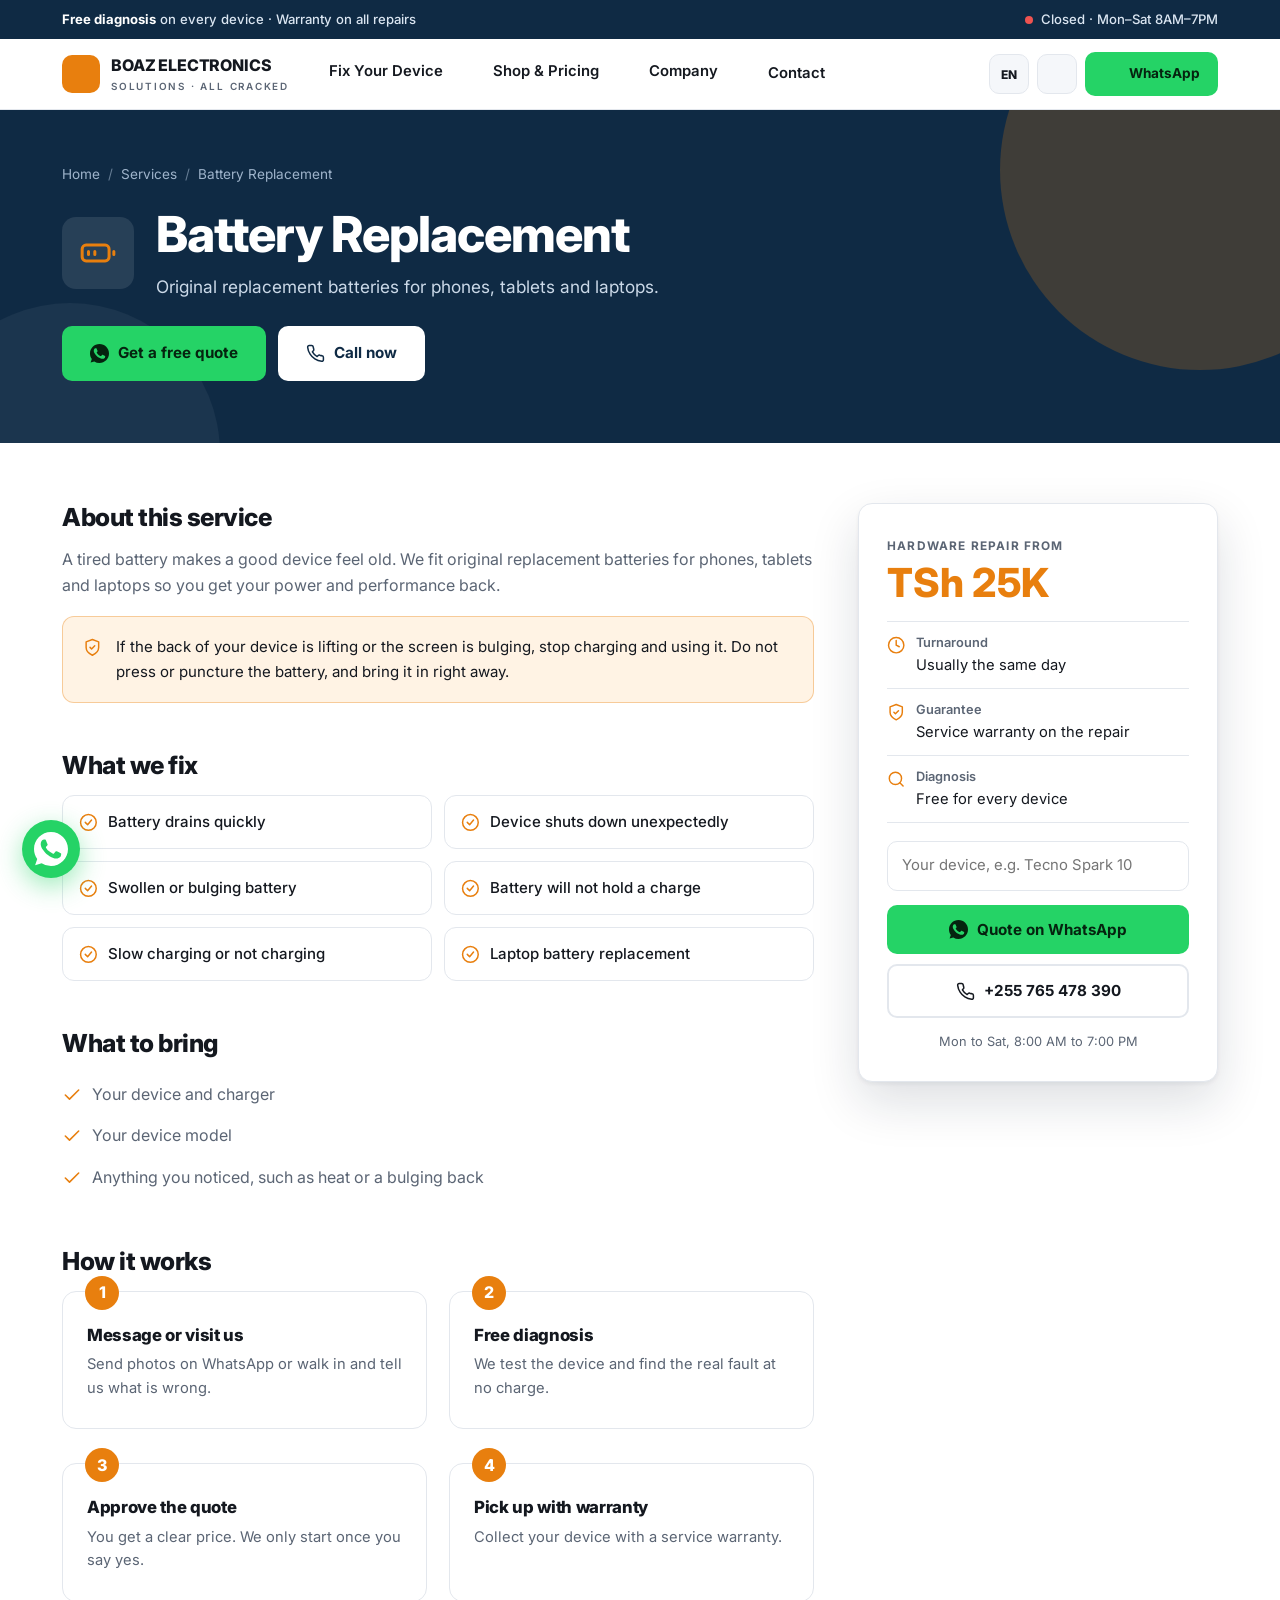
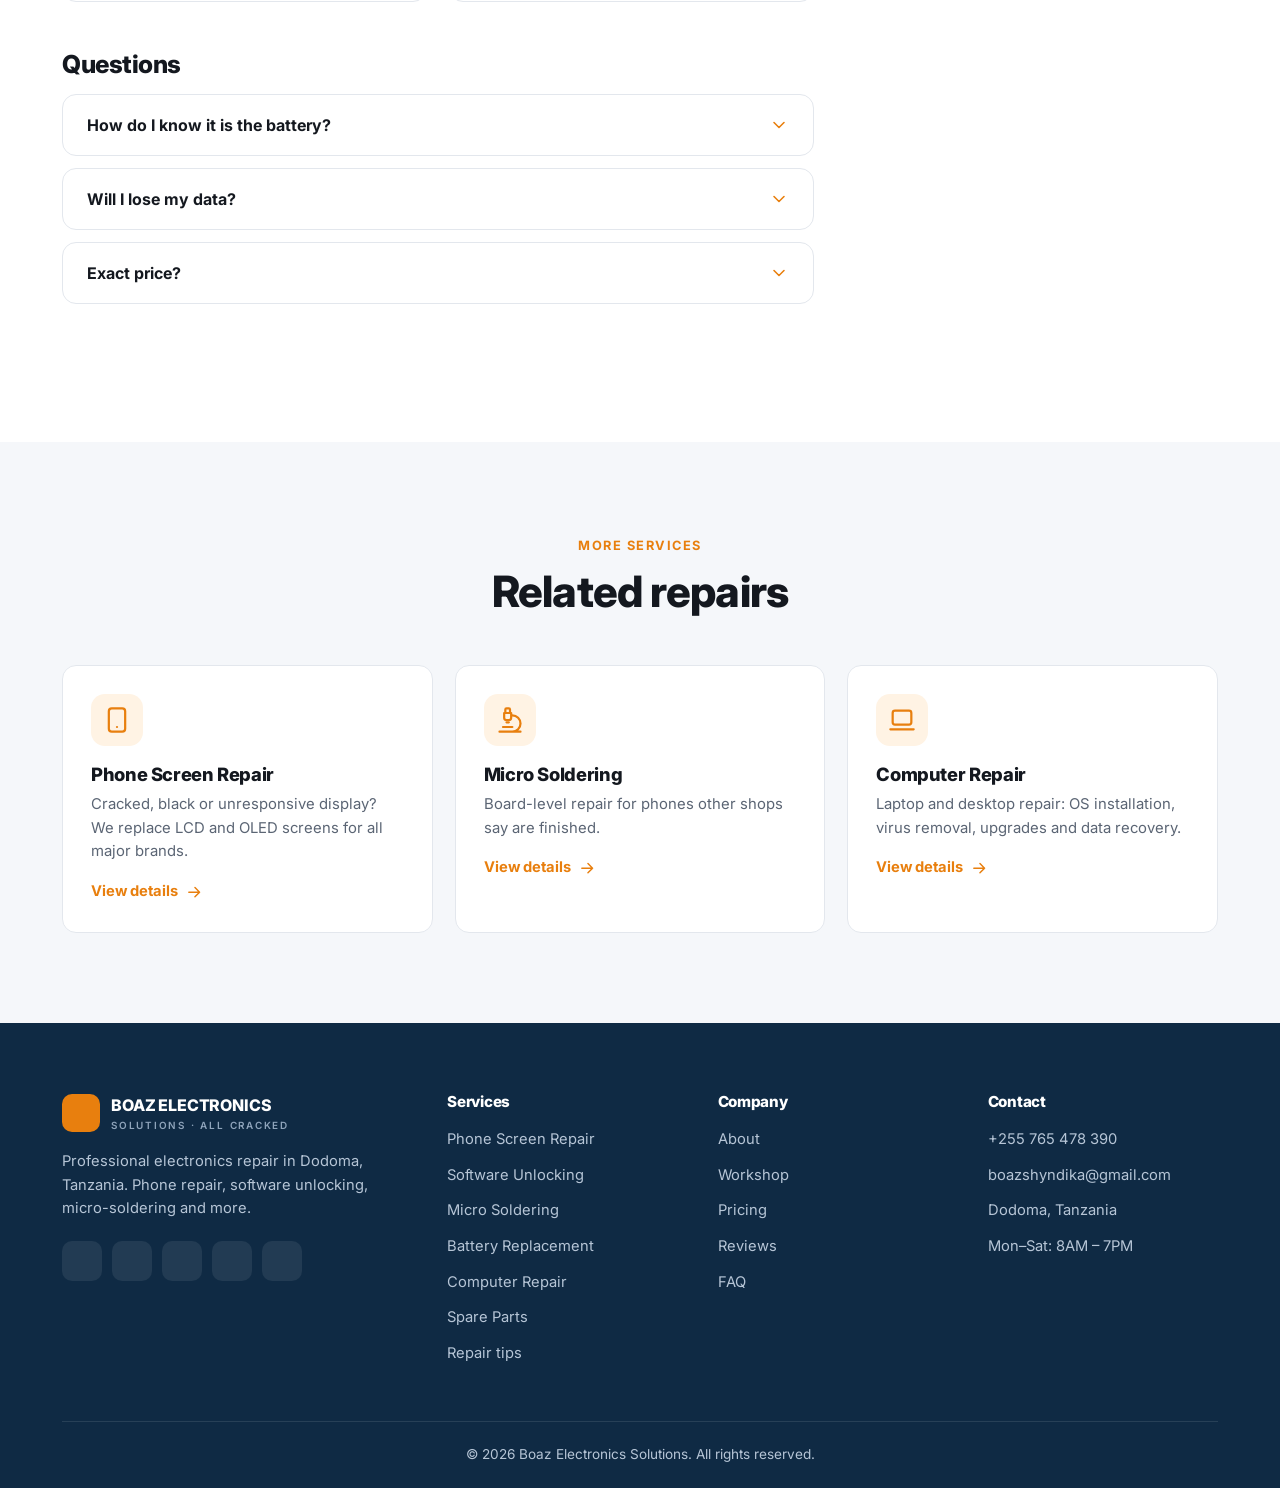
<file: battery-replacement.html>
<!DOCTYPE html>
<html lang="en" data-theme="light">
<head>
<meta charset="UTF-8">
<meta name="viewport" content="width=device-width, initial-scale=1.0">
<title>Battery Replacement | Boaz Electronics Solutions, Dodoma</title>
<meta name="description" content="Original replacement batteries for phones, tablets and laptops.">
<meta name="theme-color" content="#0f2a44">
<link rel="preconnect" href="https://fonts.googleapis.com">
<link rel="preconnect" href="https://fonts.gstatic.com" crossorigin>
<link href="https://fonts.googleapis.com/css2?family=Inter:wght@400;500;600;700;800&display=swap" rel="stylesheet">
<link rel="stylesheet" href="style.css">
</head>
<body>
<svg width="0" height="0" style="position:absolute" aria-hidden="true"><defs>
<symbol id="i-phone" viewBox="0 0 24 24"><path d="M22 16.9v3a2 2 0 0 1-2.2 2 19.8 19.8 0 0 1-8.6-3.1 19.5 19.5 0 0 1-6-6A19.8 19.8 0 0 1 2.1 4.2 2 2 0 0 1 4.1 2h3a2 2 0 0 1 2 1.7c.1 1 .4 1.9.7 2.8a2 2 0 0 1-.5 2.1L8.1 9.9a16 16 0 0 0 6 6l1.3-1.3a2 2 0 0 1 2.1-.4c.9.3 1.8.6 2.8.7a2 2 0 0 1 1.7 2z"/></symbol>
<symbol id="i-smartphone" viewBox="0 0 24 24"><rect x="5" y="2" width="14" height="20" rx="2.5"/><path d="M12 18h.01"/></symbol>
<symbol id="i-tablet" viewBox="0 0 24 24"><rect x="4" y="2" width="16" height="20" rx="2.5"/><path d="M12 18h.01"/></symbol>
<symbol id="i-unlock" viewBox="0 0 24 24"><rect x="3" y="11" width="18" height="11" rx="2.5"/><path d="M7 11V7a5 5 0 0 1 9.9-1"/></symbol>
<symbol id="i-cpu" viewBox="0 0 24 24"><rect x="5" y="5" width="14" height="14" rx="2"/><rect x="9" y="9" width="6" height="6"/><path d="M9 2v3M15 2v3M9 19v3M15 19v3M19 9h3M19 14h3M2 9h3M2 14h3"/></symbol>
<symbol id="i-battery" viewBox="0 0 24 24"><rect x="2" y="7" width="17" height="10" rx="2.5"/><path d="M22 11v2M6 11v2M10 11v2"/></symbol>
<symbol id="i-laptop" viewBox="0 0 24 24"><rect x="4" y="4" width="16" height="12" rx="2"/><path d="M2 20h20"/></symbol>
<symbol id="i-monitor" viewBox="0 0 24 24"><rect x="2" y="3" width="20" height="14" rx="2"/><path d="M8 21h8M12 17v4"/></symbol>
<symbol id="i-tv" viewBox="0 0 24 24"><rect x="2" y="7" width="20" height="13" rx="2"/><path d="m17 2-5 5-5-5"/></symbol>
<symbol id="i-gamepad" viewBox="0 0 24 24"><rect x="2" y="6" width="20" height="12" rx="6"/><path d="M6 12h4M8 10v4M15 13h.01M18 11h.01"/></symbol>
<symbol id="i-speaker" viewBox="0 0 24 24"><rect x="5" y="2" width="14" height="20" rx="2"/><circle cx="12" cy="14" r="4"/><path d="M12 6h.01"/></symbol>
<symbol id="i-watch" viewBox="0 0 24 24"><circle cx="12" cy="12" r="6"/><path d="M12 9v3l1.5 1.5M16.5 17.7 16 22H8l-.5-4.3M7.5 6.3 8 2h8l.5 4.3"/></symbol>
<symbol id="i-bag" viewBox="0 0 24 24"><path d="M6 2 3 6v14a2 2 0 0 0 2 2h14a2 2 0 0 0 2-2V6l-3-4z"/><path d="M3 6h18"/><path d="M16 10a4 4 0 0 1-8 0"/></symbol>
<symbol id="i-shield" viewBox="0 0 24 24"><path d="M12 22s8-4 8-10V5l-8-3-8 3v7c0 6 8 10 8 10z"/><path d="m9 12 2 2 4-4"/></symbol>
<symbol id="i-clock" viewBox="0 0 24 24"><circle cx="12" cy="12" r="10"/><path d="M12 6v6l4 2"/></symbol>
<symbol id="i-zap" viewBox="0 0 24 24"><path d="M13 2 3 14h9l-1 8 10-12h-9z"/></symbol>
<symbol id="i-check" viewBox="0 0 24 24"><path d="M20 6 9 17l-5-5"/></symbol>
<symbol id="i-check-circle" viewBox="0 0 24 24"><circle cx="12" cy="12" r="10"/><path d="m8 12 3 3 5-6"/></symbol>
<symbol id="i-star" viewBox="0 0 24 24"><path d="m12 2 3.1 6.3 6.9 1-5 4.9 1.2 6.8L12 17.8 5.8 21l1.2-6.8-5-4.9 6.9-1z"/></symbol>
<symbol id="i-pin" viewBox="0 0 24 24"><path d="M20 10c0 6-8 12-8 12S4 16 4 10a8 8 0 0 1 16 0z"/><circle cx="12" cy="10" r="3"/></symbol>
<symbol id="i-mail" viewBox="0 0 24 24"><rect x="2" y="4" width="20" height="16" rx="2.5"/><path d="m22 7-10 6L2 7"/></symbol>
<symbol id="i-sun" viewBox="0 0 24 24"><circle cx="12" cy="12" r="4"/><path d="M12 2v2M12 20v2M4.9 4.9l1.4 1.4M17.7 17.7l1.4 1.4M2 12h2M20 12h2M4.9 19.1l1.4-1.4M17.7 6.3l1.4-1.4"/></symbol>
<symbol id="i-moon" viewBox="0 0 24 24"><path d="M21 12.8A9 9 0 1 1 11.2 3a7 7 0 0 0 9.8 9.8z"/></symbol>
<symbol id="i-menu" viewBox="0 0 24 24"><path d="M3 6h18M3 12h18M3 18h18"/></symbol>
<symbol id="i-x" viewBox="0 0 24 24"><path d="M18 6 6 18M6 6l12 12"/></symbol>
<symbol id="i-arrow" viewBox="0 0 24 24"><path d="M5 12h14M13 6l6 6-6 6"/></symbol>
<symbol id="i-left" viewBox="0 0 24 24"><path d="m15 18-6-6 6-6"/></symbol>
<symbol id="i-right" viewBox="0 0 24 24"><path d="m9 18 6-6-6-6"/></symbol>
<symbol id="i-down" viewBox="0 0 24 24"><path d="m6 9 6 6 6-6"/></symbol>
<symbol id="i-up" viewBox="0 0 24 24"><path d="M12 19V5M5 12l7-7 7 7"/></symbol>
<symbol id="i-micro" viewBox="0 0 24 24"><path d="M6 18h8M3 22h18M14 22a7 7 0 1 0 0-14h-1M9 14h2M9 12a2 2 0 0 1-2-2V6h6v4a2 2 0 0 1-2 2zM12 6V3a1 1 0 0 0-1-1H9a1 1 0 0 0-1 1v3"/></symbol>
<symbol id="i-award" viewBox="0 0 24 24"><circle cx="12" cy="8" r="6"/><path d="M15.5 13.5 17 22l-5-3-5 3 1.5-8.5"/></symbol>
<symbol id="i-users" viewBox="0 0 24 24"><path d="M17 21v-2a4 4 0 0 0-4-4H5a4 4 0 0 0-4 4v2"/><circle cx="9" cy="7" r="4"/><path d="M23 21v-2a4 4 0 0 0-3-3.9M16 3.1a4 4 0 0 1 0 7.8"/></symbol>
<symbol id="i-search" viewBox="0 0 24 24"><circle cx="11" cy="11" r="8"/><path d="m21 21-4.3-4.3"/></symbol>
<symbol id="i-copy" viewBox="0 0 24 24"><rect x="9" y="9" width="13" height="13" rx="2"/><path d="M5 15H4a2 2 0 0 1-2-2V4a2 2 0 0 1 2-2h9a2 2 0 0 1 2 2v1"/></symbol>
<symbol id="i-wrench" viewBox="0 0 24 24"><path d="M14.7 6.3a1 1 0 0 0 0 1.4l1.6 1.6a1 1 0 0 0 1.4 0l3.8-3.8a6 6 0 0 1-7.9 7.9l-6.9 6.9a2.1 2.1 0 0 1-3-3l6.9-6.9a6 6 0 0 1 7.9-7.9z"/></symbol>
<symbol id="i-msg" viewBox="0 0 24 24"><path d="M21 15a2 2 0 0 1-2 2H7l-4 4V5a2 2 0 0 1 2-2h14a2 2 0 0 1 2 2z"/></symbol>
<symbol id="i-book" viewBox="0 0 24 24"><path d="M4 19.5A2.5 2.5 0 0 1 6.5 17H20V3H6.5A2.5 2.5 0 0 0 4 5.5z"/><path d="M4 19.5A2.5 2.5 0 0 0 6.5 22H20v-5"/></symbol>
<symbol id="i-ig" viewBox="0 0 24 24"><rect x="2" y="2" width="20" height="20" rx="5"/><circle cx="12" cy="12" r="4"/><path d="M17.5 6.5h.01"/></symbol>
<symbol id="i-fb" viewBox="0 0 24 24"><path d="M18 2h-3a5 5 0 0 0-5 5v3H7v4h3v8h4v-8h3l1-4h-4V7a1 1 0 0 1 1-1h3z"/></symbol>
<symbol id="i-yt" viewBox="0 0 24 24"><path d="M22.5 6.5a3 3 0 0 0-2.1-2.1C18.6 4 12 4 12 4s-6.6 0-8.4.4A3 3 0 0 0 1.5 6.5 31 31 0 0 0 1 12a31 31 0 0 0 .5 5.5 3 3 0 0 0 2.1 2.1C5.4 20 12 20 12 20s6.6 0 8.4-.4a3 3 0 0 0 2.1-2.1A31 31 0 0 0 23 12a31 31 0 0 0-.5-5.5z"/><path d="m10 15 5-3-5-3z"/></symbol>
<symbol id="i-tt" viewBox="0 0 24 24"><path d="M9 12a4 4 0 1 0 4 4V3a5 5 0 0 0 5 5"/></symbol>
<symbol id="i-wa" viewBox="0 0 32 32"><path d="M16.004 0h-.008C7.174 0 0 7.176 0 16c0 3.5 1.128 6.744 3.046 9.378L1.054 31.29l6.124-1.958A15.9 15.9 0 0 0 16.004 32C24.826 32 32 24.822 32 16S24.826 0 16.004 0zm9.342 22.616c-.392 1.106-1.942 2.024-3.194 2.292-.856.182-1.974.326-5.738-1.234-4.818-1.994-7.916-6.882-8.158-7.202-.232-.32-1.942-2.586-1.942-4.932s1.23-3.498 1.666-3.976c.436-.478.952-.598 1.268-.598.316 0 .632.002.908.016.292.016.682-.11 1.068.814.392.952 1.338 3.266 1.456 3.502.118.236.198.51.04.826-.158.316-.236.514-.474.79-.236.278-.498.62-.71.832-.238.236-.486.492-.208.966.276.474 1.23 2.028 2.642 3.286 1.816 1.618 3.348 2.122 3.822 2.358.474.236.752.198 1.028-.118.278-.316 1.184-1.382 1.5-1.858.316-.478.632-.394 1.068-.236.436.158 2.748 1.296 3.222 1.532.474.236.79.354.908.55.118.198.118 1.146-.274 2.252z"/></symbol>
</defs></svg>
<div id="progress"></div>
<!-- PROMO BAR -->
<div class="promo">
  <div class="container">
    <div><b>Free diagnosis</b> on every device<span class="hide-s"> · Warranty on all repairs</span></div>
    <div class="status"><span class="dot" id="openDot"></span><span id="openText">Checking hours…</span></div>
  </div>
</div>


<header class="site">
  <div class="container hdr">
    <a href="index.html#home" class="brand">
      <span class="brand-mark"><svg class="i"><use href="index.html#i-cpu"/></svg></span>
      <span>BOAZ ELECTRONICS<small>Solutions · All Cracked</small></span>
    </a>
    <ul class="nav" id="nav">
      <li class="has-menu">
        <button type="button">Fix Your Device <svg class="i"><use href="index.html#i-down"/></svg></button>
        <div class="menu">
          <a href="index.html#devices"><b>Repair by Device</b><span>Phones, tablets, laptops, TVs and more.</span></a>
          <a href="index.html#services"><b>All Services</b><span>Screens, unlocking, micro-soldering, batteries.</span></a>
          <a href="index.html#how"><b>How It Works</b><span>From free diagnosis to warranty pickup.</span></a>
          <a href="tips.html"><b>Repair Tips</b><span>What to do before you bring it in.</span></a>
        </div>
      </li>
      <li class="has-menu">
        <button type="button">Shop &amp; Pricing <svg class="i"><use href="index.html#i-down"/></svg></button>
        <div class="menu">
          <a href="index.html#pricing"><b>Service Pricing</b><span>Transparent starting prices.</span></a>
          <a href="spare-parts.html"><b>Spare Parts</b><span>Screens, batteries, chargers, cases.</span></a>
        </div>
      </li>
      <li class="has-menu">
        <button type="button">Company <svg class="i"><use href="index.html#i-down"/></svg></button>
        <div class="menu">
          <a href="index.html#about"><b>About Boaz</b><span>8+ years fixing devices in Dodoma.</span></a>
          <a href="index.html#gallery"><b>Our Workshop</b><span>Inside the shop.</span></a>
          <a href="index.html#reviews"><b>Customer Reviews</b><span>What Dodoma says about us.</span></a>
          <a href="index.html#faq"><b>FAQ</b><span>Quick answers.</span></a>
        </div>
      </li>
      <li><a href="index.html#contact" data-i18n="nav_contact">Contact</a></li>
    </ul>
    <div class="hdr-actions">
      <button class="icon-btn" id="langBtn" aria-label="Switch language" title="English / Kiswahili">EN</button>
      <button class="icon-btn" id="themeBtn" aria-label="Toggle theme"><svg class="i sun"><use href="index.html#i-sun"/></svg><svg class="i moon"><use href="index.html#i-moon"/></svg></button>
      <a class="btn btn-wa btn-sm hdr-cta" href="https://wa.me/255765478390" target="_blank" rel="noopener"><svg class="i fill"><use href="index.html#i-wa"/></svg>WhatsApp</a>
      <button class="icon-btn burger" id="burger" aria-label="Menu"><svg class="i"><use href="index.html#i-menu"/></svg></button>
    </div>
  </div>
</header>
<section class="page-hero">
  <div class="container">
    <div class="crumbs"><a href="index.html">Home</a><span>/</span><a href="index.html#services">Services</a><span>/</span>Battery Replacement</div>
    <div class="ph"><div class="ico"><svg class="i"><use href="#i-battery"/></svg></div><div><h1>Battery Replacement</h1><p>Original replacement batteries for phones, tablets and laptops.</p></div></div>
    <div class="actions"><a class="btn btn-wa" href="https://wa.me/255765478390?text=Hello%20Boaz%20Electronics,%20I%20need%20battery%20replacement." target="_blank" rel="noopener"><svg class="i fill"><use href="#i-wa"/></svg>Get a free quote</a><a class="btn btn-light" href="tel:+255765478390"><svg class="i"><use href="#i-phone"/></svg>Call now</a></div>
  </div>
</section>
<section style="padding:60px 0 90px">
  <div class="container page-grid">
    <div>
      <div class="block"><h2>About this service</h2><p>A tired battery makes a good device feel old. We fit original replacement batteries for phones, tablets and laptops so you get your power and performance back.</p><div class="callout"><svg class="i"><use href="#i-shield"/></svg><span>If the back of your device is lifting or the screen is bulging, stop charging and using it. Do not press or puncture the battery, and bring it in right away.</span></div></div>
      <div class="block"><h2>What we fix</h2><div class="fix-grid"><div class="fix"><svg class="i"><use href="#i-check-circle"/></svg><span>Battery drains quickly</span></div><div class="fix"><svg class="i"><use href="#i-check-circle"/></svg><span>Device shuts down unexpectedly</span></div><div class="fix"><svg class="i"><use href="#i-check-circle"/></svg><span>Swollen or bulging battery</span></div><div class="fix"><svg class="i"><use href="#i-check-circle"/></svg><span>Battery will not hold a charge</span></div><div class="fix"><svg class="i"><use href="#i-check-circle"/></svg><span>Slow charging or not charging</span></div><div class="fix"><svg class="i"><use href="#i-check-circle"/></svg><span>Laptop battery replacement</span></div></div></div>
      <div class="block"><h2>What to bring</h2><ul class="plain"><li><svg class="i"><use href="#i-check"/></svg><span>Your device and charger</span></li><li><svg class="i"><use href="#i-check"/></svg><span>Your device model</span></li><li><svg class="i"><use href="#i-check"/></svg><span>Anything you noticed, such as heat or a bulging back</span></li></ul></div>
      <div class="block"><h2>How it works</h2><div class="steps"><div class="step"><h4>Message or visit us</h4><p>Send photos on WhatsApp or walk in and tell us what is wrong.</p></div><div class="step"><h4>Free diagnosis</h4><p>We test the device and find the real fault at no charge.</p></div><div class="step"><h4>Approve the quote</h4><p>You get a clear price. We only start once you say yes.</p></div><div class="step"><h4>Pick up with warranty</h4><p>Collect your device with a service warranty.</p></div></div></div>
      <div class="block"><h2>Questions</h2><div class="faq" style="margin:0"><div class="faq-item"><button class="faq-q">How do I know it is the battery?<svg class="i"><use href="#i-down"/></svg></button><div class="faq-a"><p>Fast drain, random shutdowns and heat are common signs. Our free diagnosis confirms it, because slow charging can also be a charge port fault.</p></div></div><div class="faq-item"><button class="faq-q">Will I lose my data?<svg class="i"><use href="#i-down"/></svg></button><div class="faq-a"><p>No. A battery replacement does not touch your data.</p></div></div><div class="faq-item"><button class="faq-q">Exact price?<svg class="i"><use href="#i-down"/></svg></button><div class="faq-a"><p>Battery prices depend on the model, so send us your device model on WhatsApp for an exact quote.</p></div></div></div></div>
    </div>
    <aside class="side">
      <small class="k">Hardware repair from</small>
      <div class="amt">TSh 25K</div>
      <ul class="facts">
        <li><svg class="i"><use href="#i-clock"/></svg><div><b>Turnaround</b>Usually the same day</div></li>
        <li><svg class="i"><use href="#i-shield"/></svg><div><b>Guarantee</b>Service warranty on the repair</div></li>
        <li><svg class="i"><use href="#i-search"/></svg><div><b>Diagnosis</b>Free for every device</div></li>
      </ul>
      <form id="estimate" data-topic="I need battery replacement.">
        <input id="estDevice" type="text" placeholder="Your device, e.g. Tecno Spark 10" aria-label="Your device">
        <button class="btn btn-wa" type="submit"><svg class="i fill"><use href="#i-wa"/></svg>Quote on WhatsApp</button>
      </form>
      <a class="btn btn-outline" style="width:100%;margin-top:10px" href="tel:+255765478390"><svg class="i"><use href="#i-phone"/></svg>+255 765 478 390</a>
      <div class="hours">Mon to Sat, 8:00 AM to 7:00 PM</div>
    </aside>
  </div>
</section>
<section class="alt">
  <div class="container">
    <div class="sec-head"><span class="eyebrow">More services</span><h2>Related repairs</h2></div>
    <div class="grid-3"><article class="card"><div class="ico"><svg class="i"><use href="#i-smartphone"/></svg></div><h3>Phone Screen Repair</h3><p>Cracked, black or unresponsive display? We replace LCD and OLED screens for all major brands.</p><a class="link" href="screen-repair.html">View details <svg class="i"><use href="#i-arrow"/></svg></a></article><article class="card"><div class="ico"><svg class="i"><use href="#i-micro"/></svg></div><h3>Micro Soldering</h3><p>Board-level repair for phones other shops say are finished.</p><a class="link" href="micro-soldering.html">View details <svg class="i"><use href="#i-arrow"/></svg></a></article><article class="card"><div class="ico"><svg class="i"><use href="#i-laptop"/></svg></div><h3>Computer Repair</h3><p>Laptop and desktop repair: OS installation, virus removal, upgrades and data recovery.</p><a class="link" href="computer-repair.html">View details <svg class="i"><use href="#i-arrow"/></svg></a></article></div>
  </div>
</section>

<footer>
  <div class="container">
    <div class="foot-grid">
      <div>
        <a href="index.html#home" class="brand"><span class="brand-mark"><svg class="i"><use href="index.html#i-cpu"/></svg></span><span>BOAZ ELECTRONICS<small>Solutions · All Cracked</small></span></a>
        <p>Professional electronics repair in Dodoma, Tanzania. Phone repair, software unlocking, micro-soldering and more.</p>
        <div class="foot-soc">
          <a class="icon-btn" href="https://wa.me/255765478390" target="_blank" rel="noopener" aria-label="WhatsApp"><svg class="i fill"><use href="index.html#i-wa"/></svg></a>
          <a class="icon-btn" href="https://instagram.com/boaz_electronicz" target="_blank" rel="noopener" aria-label="Instagram"><svg class="i"><use href="index.html#i-ig"/></svg></a>
          <a class="icon-btn" href="https://facebook.com/boazelectronics" target="_blank" rel="noopener" aria-label="Facebook"><svg class="i"><use href="index.html#i-fb"/></svg></a>
          <a class="icon-btn" href="https://youtube.com/@boazelectronics" target="_blank" rel="noopener" aria-label="YouTube"><svg class="i"><use href="index.html#i-yt"/></svg></a>
          <a class="icon-btn" href="https://tiktok.com/@boazelectronics" target="_blank" rel="noopener" aria-label="TikTok"><svg class="i"><use href="index.html#i-tt"/></svg></a>
        </div>
      </div>
      <div><h4>Services</h4><ul><li><a href="screen-repair.html">Phone Screen Repair</a></li><li><a href="software-unlocking.html">Software Unlocking</a></li><li><a href="micro-soldering.html">Micro Soldering</a></li><li><a href="battery-replacement.html">Battery Replacement</a></li><li><a href="computer-repair.html">Computer Repair</a></li><li><a href="spare-parts.html">Spare Parts</a></li><li><a href="tips.html">Repair tips</a></li></ul></div>
      <div><h4>Company</h4><ul><li><a href="index.html#about">About</a></li><li><a href="index.html#gallery">Workshop</a></li><li><a href="index.html#pricing">Pricing</a></li><li><a href="index.html#reviews">Reviews</a></li><li><a href="index.html#faq">FAQ</a></li></ul></div>
      <div><h4>Contact</h4><ul><li><a href="tel:+255765478390">+255 765 478 390</a></li><li><a href="mailto:boazshyndika@gmail.com">boazshyndika@gmail.com</a></li><li><a href="index.html#contact">Dodoma, Tanzania</a></li><li><a href="index.html#contact">Mon–Sat: 8AM – 7PM</a></li></ul></div>
    </div>
    <div class="foot-bottom">© <span id="year"></span> Boaz Electronics Solutions. All rights reserved.</div>
  </div>
</footer>
<a class="wa-float" href="https://wa.me/255765478390?text=Hello%20Boaz%20Electronics,%20I%20need%20help%20with%20my%20device." target="_blank" rel="noopener" aria-label="Chat on WhatsApp"><svg class="i fill"><use href="#i-wa"/></svg></a>
<button class="icon-btn to-top" id="toTop" aria-label="Back to top"><svg class="i"><use href="#i-up"/></svg></button>
<div class="toast" id="toast"></div>


<script src="main.js" defer></script>
</body>
</html>
</file>
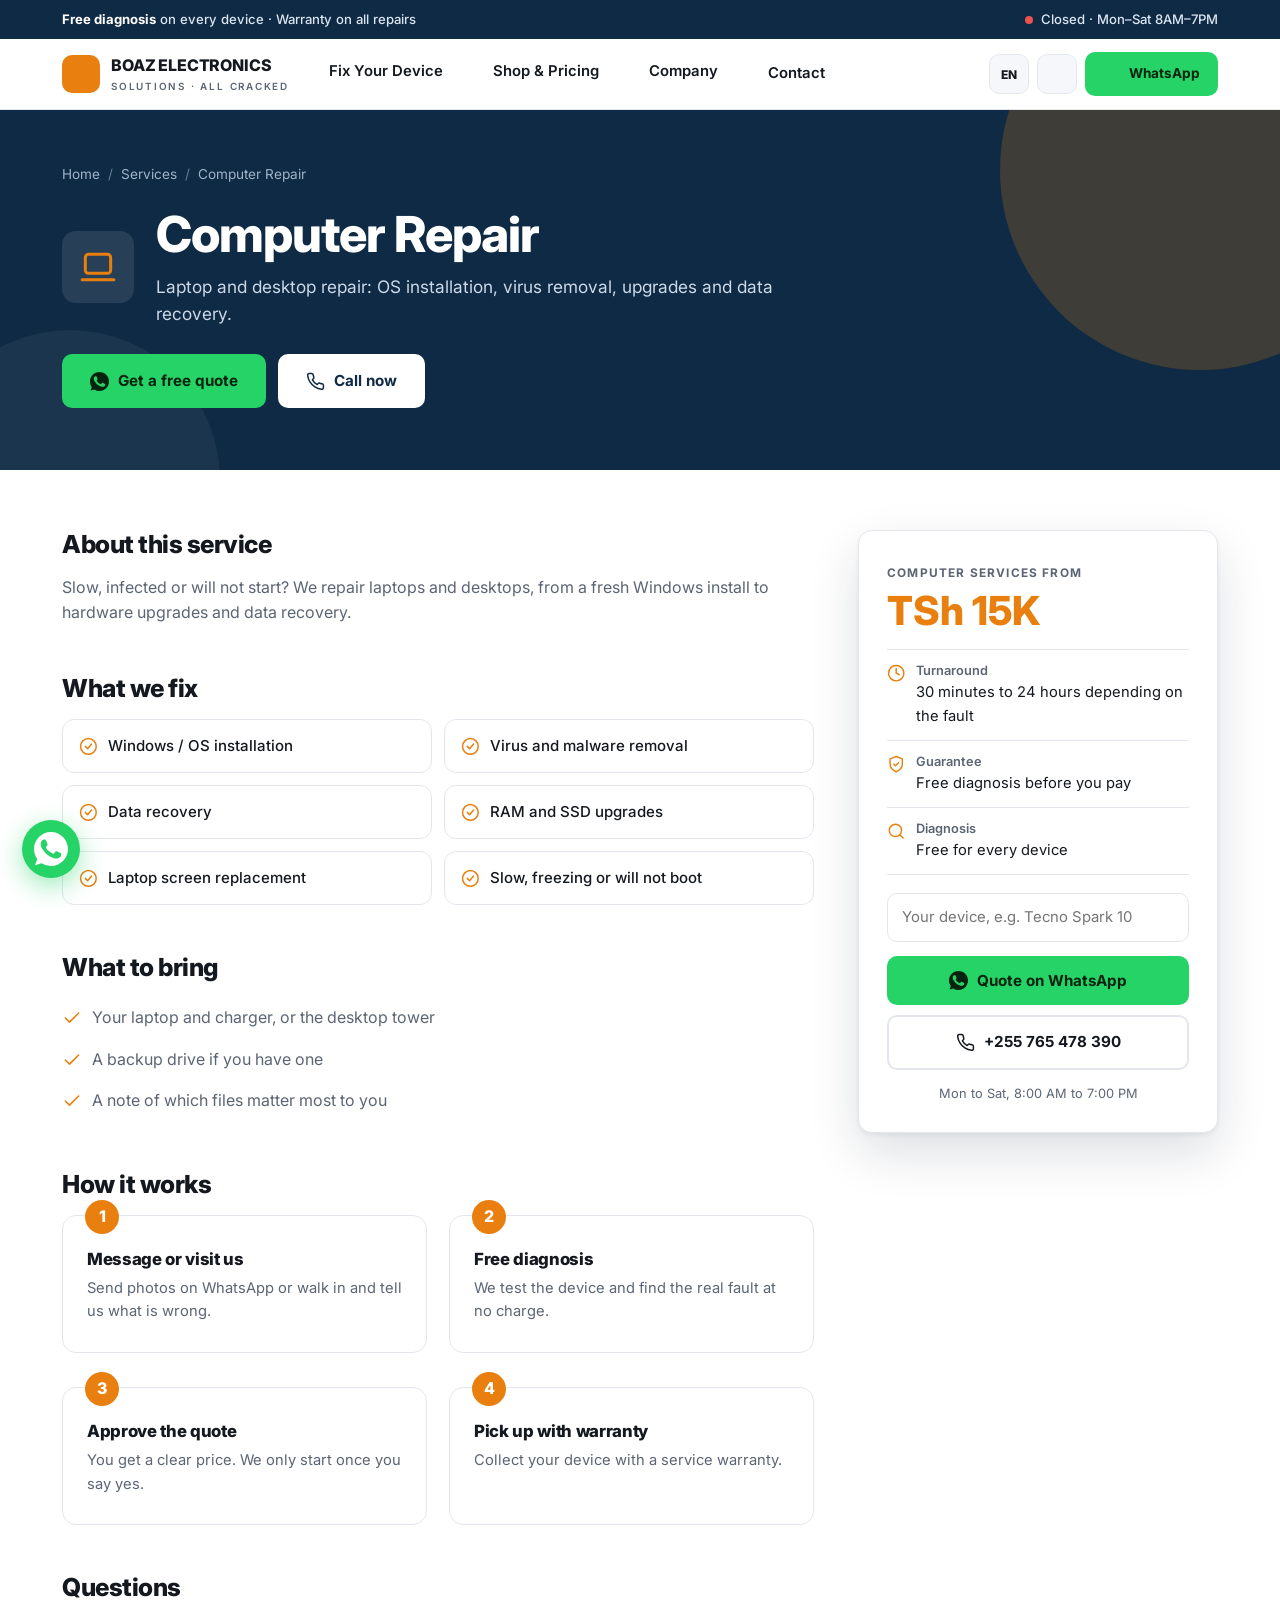
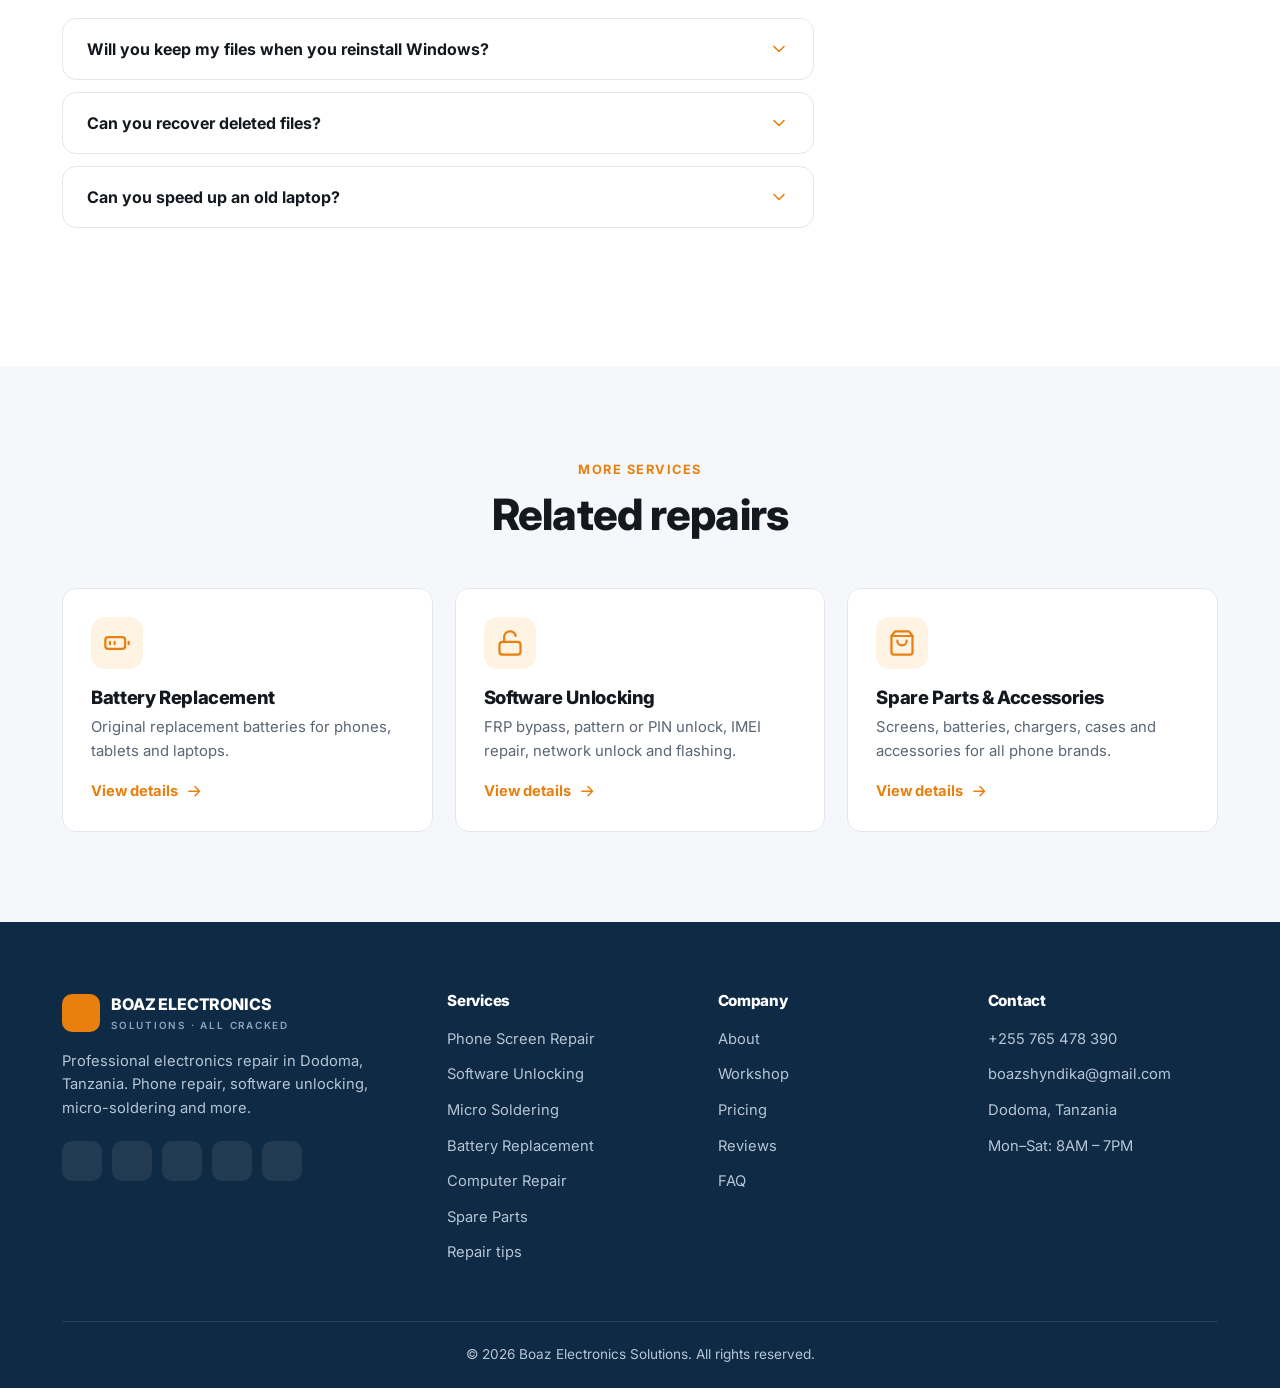
<file: computer-repair.html>
<!DOCTYPE html>
<html lang="en" data-theme="light">
<head>
<meta charset="UTF-8">
<meta name="viewport" content="width=device-width, initial-scale=1.0">
<title>Computer Repair | Boaz Electronics Solutions, Dodoma</title>
<meta name="description" content="Laptop and desktop repair: OS installation, virus removal, upgrades and data recovery.">
<meta name="theme-color" content="#0f2a44">
<link rel="preconnect" href="https://fonts.googleapis.com">
<link rel="preconnect" href="https://fonts.gstatic.com" crossorigin>
<link href="https://fonts.googleapis.com/css2?family=Inter:wght@400;500;600;700;800&display=swap" rel="stylesheet">
<link rel="stylesheet" href="style.css">
</head>
<body>
<svg width="0" height="0" style="position:absolute" aria-hidden="true"><defs>
<symbol id="i-phone" viewBox="0 0 24 24"><path d="M22 16.9v3a2 2 0 0 1-2.2 2 19.8 19.8 0 0 1-8.6-3.1 19.5 19.5 0 0 1-6-6A19.8 19.8 0 0 1 2.1 4.2 2 2 0 0 1 4.1 2h3a2 2 0 0 1 2 1.7c.1 1 .4 1.9.7 2.8a2 2 0 0 1-.5 2.1L8.1 9.9a16 16 0 0 0 6 6l1.3-1.3a2 2 0 0 1 2.1-.4c.9.3 1.8.6 2.8.7a2 2 0 0 1 1.7 2z"/></symbol>
<symbol id="i-smartphone" viewBox="0 0 24 24"><rect x="5" y="2" width="14" height="20" rx="2.5"/><path d="M12 18h.01"/></symbol>
<symbol id="i-tablet" viewBox="0 0 24 24"><rect x="4" y="2" width="16" height="20" rx="2.5"/><path d="M12 18h.01"/></symbol>
<symbol id="i-unlock" viewBox="0 0 24 24"><rect x="3" y="11" width="18" height="11" rx="2.5"/><path d="M7 11V7a5 5 0 0 1 9.9-1"/></symbol>
<symbol id="i-cpu" viewBox="0 0 24 24"><rect x="5" y="5" width="14" height="14" rx="2"/><rect x="9" y="9" width="6" height="6"/><path d="M9 2v3M15 2v3M9 19v3M15 19v3M19 9h3M19 14h3M2 9h3M2 14h3"/></symbol>
<symbol id="i-battery" viewBox="0 0 24 24"><rect x="2" y="7" width="17" height="10" rx="2.5"/><path d="M22 11v2M6 11v2M10 11v2"/></symbol>
<symbol id="i-laptop" viewBox="0 0 24 24"><rect x="4" y="4" width="16" height="12" rx="2"/><path d="M2 20h20"/></symbol>
<symbol id="i-monitor" viewBox="0 0 24 24"><rect x="2" y="3" width="20" height="14" rx="2"/><path d="M8 21h8M12 17v4"/></symbol>
<symbol id="i-tv" viewBox="0 0 24 24"><rect x="2" y="7" width="20" height="13" rx="2"/><path d="m17 2-5 5-5-5"/></symbol>
<symbol id="i-gamepad" viewBox="0 0 24 24"><rect x="2" y="6" width="20" height="12" rx="6"/><path d="M6 12h4M8 10v4M15 13h.01M18 11h.01"/></symbol>
<symbol id="i-speaker" viewBox="0 0 24 24"><rect x="5" y="2" width="14" height="20" rx="2"/><circle cx="12" cy="14" r="4"/><path d="M12 6h.01"/></symbol>
<symbol id="i-watch" viewBox="0 0 24 24"><circle cx="12" cy="12" r="6"/><path d="M12 9v3l1.5 1.5M16.5 17.7 16 22H8l-.5-4.3M7.5 6.3 8 2h8l.5 4.3"/></symbol>
<symbol id="i-bag" viewBox="0 0 24 24"><path d="M6 2 3 6v14a2 2 0 0 0 2 2h14a2 2 0 0 0 2-2V6l-3-4z"/><path d="M3 6h18"/><path d="M16 10a4 4 0 0 1-8 0"/></symbol>
<symbol id="i-shield" viewBox="0 0 24 24"><path d="M12 22s8-4 8-10V5l-8-3-8 3v7c0 6 8 10 8 10z"/><path d="m9 12 2 2 4-4"/></symbol>
<symbol id="i-clock" viewBox="0 0 24 24"><circle cx="12" cy="12" r="10"/><path d="M12 6v6l4 2"/></symbol>
<symbol id="i-zap" viewBox="0 0 24 24"><path d="M13 2 3 14h9l-1 8 10-12h-9z"/></symbol>
<symbol id="i-check" viewBox="0 0 24 24"><path d="M20 6 9 17l-5-5"/></symbol>
<symbol id="i-check-circle" viewBox="0 0 24 24"><circle cx="12" cy="12" r="10"/><path d="m8 12 3 3 5-6"/></symbol>
<symbol id="i-star" viewBox="0 0 24 24"><path d="m12 2 3.1 6.3 6.9 1-5 4.9 1.2 6.8L12 17.8 5.8 21l1.2-6.8-5-4.9 6.9-1z"/></symbol>
<symbol id="i-pin" viewBox="0 0 24 24"><path d="M20 10c0 6-8 12-8 12S4 16 4 10a8 8 0 0 1 16 0z"/><circle cx="12" cy="10" r="3"/></symbol>
<symbol id="i-mail" viewBox="0 0 24 24"><rect x="2" y="4" width="20" height="16" rx="2.5"/><path d="m22 7-10 6L2 7"/></symbol>
<symbol id="i-sun" viewBox="0 0 24 24"><circle cx="12" cy="12" r="4"/><path d="M12 2v2M12 20v2M4.9 4.9l1.4 1.4M17.7 17.7l1.4 1.4M2 12h2M20 12h2M4.9 19.1l1.4-1.4M17.7 6.3l1.4-1.4"/></symbol>
<symbol id="i-moon" viewBox="0 0 24 24"><path d="M21 12.8A9 9 0 1 1 11.2 3a7 7 0 0 0 9.8 9.8z"/></symbol>
<symbol id="i-menu" viewBox="0 0 24 24"><path d="M3 6h18M3 12h18M3 18h18"/></symbol>
<symbol id="i-x" viewBox="0 0 24 24"><path d="M18 6 6 18M6 6l12 12"/></symbol>
<symbol id="i-arrow" viewBox="0 0 24 24"><path d="M5 12h14M13 6l6 6-6 6"/></symbol>
<symbol id="i-left" viewBox="0 0 24 24"><path d="m15 18-6-6 6-6"/></symbol>
<symbol id="i-right" viewBox="0 0 24 24"><path d="m9 18 6-6-6-6"/></symbol>
<symbol id="i-down" viewBox="0 0 24 24"><path d="m6 9 6 6 6-6"/></symbol>
<symbol id="i-up" viewBox="0 0 24 24"><path d="M12 19V5M5 12l7-7 7 7"/></symbol>
<symbol id="i-micro" viewBox="0 0 24 24"><path d="M6 18h8M3 22h18M14 22a7 7 0 1 0 0-14h-1M9 14h2M9 12a2 2 0 0 1-2-2V6h6v4a2 2 0 0 1-2 2zM12 6V3a1 1 0 0 0-1-1H9a1 1 0 0 0-1 1v3"/></symbol>
<symbol id="i-award" viewBox="0 0 24 24"><circle cx="12" cy="8" r="6"/><path d="M15.5 13.5 17 22l-5-3-5 3 1.5-8.5"/></symbol>
<symbol id="i-users" viewBox="0 0 24 24"><path d="M17 21v-2a4 4 0 0 0-4-4H5a4 4 0 0 0-4 4v2"/><circle cx="9" cy="7" r="4"/><path d="M23 21v-2a4 4 0 0 0-3-3.9M16 3.1a4 4 0 0 1 0 7.8"/></symbol>
<symbol id="i-search" viewBox="0 0 24 24"><circle cx="11" cy="11" r="8"/><path d="m21 21-4.3-4.3"/></symbol>
<symbol id="i-copy" viewBox="0 0 24 24"><rect x="9" y="9" width="13" height="13" rx="2"/><path d="M5 15H4a2 2 0 0 1-2-2V4a2 2 0 0 1 2-2h9a2 2 0 0 1 2 2v1"/></symbol>
<symbol id="i-wrench" viewBox="0 0 24 24"><path d="M14.7 6.3a1 1 0 0 0 0 1.4l1.6 1.6a1 1 0 0 0 1.4 0l3.8-3.8a6 6 0 0 1-7.9 7.9l-6.9 6.9a2.1 2.1 0 0 1-3-3l6.9-6.9a6 6 0 0 1 7.9-7.9z"/></symbol>
<symbol id="i-msg" viewBox="0 0 24 24"><path d="M21 15a2 2 0 0 1-2 2H7l-4 4V5a2 2 0 0 1 2-2h14a2 2 0 0 1 2 2z"/></symbol>
<symbol id="i-book" viewBox="0 0 24 24"><path d="M4 19.5A2.5 2.5 0 0 1 6.5 17H20V3H6.5A2.5 2.5 0 0 0 4 5.5z"/><path d="M4 19.5A2.5 2.5 0 0 0 6.5 22H20v-5"/></symbol>
<symbol id="i-ig" viewBox="0 0 24 24"><rect x="2" y="2" width="20" height="20" rx="5"/><circle cx="12" cy="12" r="4"/><path d="M17.5 6.5h.01"/></symbol>
<symbol id="i-fb" viewBox="0 0 24 24"><path d="M18 2h-3a5 5 0 0 0-5 5v3H7v4h3v8h4v-8h3l1-4h-4V7a1 1 0 0 1 1-1h3z"/></symbol>
<symbol id="i-yt" viewBox="0 0 24 24"><path d="M22.5 6.5a3 3 0 0 0-2.1-2.1C18.6 4 12 4 12 4s-6.6 0-8.4.4A3 3 0 0 0 1.5 6.5 31 31 0 0 0 1 12a31 31 0 0 0 .5 5.5 3 3 0 0 0 2.1 2.1C5.4 20 12 20 12 20s6.6 0 8.4-.4a3 3 0 0 0 2.1-2.1A31 31 0 0 0 23 12a31 31 0 0 0-.5-5.5z"/><path d="m10 15 5-3-5-3z"/></symbol>
<symbol id="i-tt" viewBox="0 0 24 24"><path d="M9 12a4 4 0 1 0 4 4V3a5 5 0 0 0 5 5"/></symbol>
<symbol id="i-wa" viewBox="0 0 32 32"><path d="M16.004 0h-.008C7.174 0 0 7.176 0 16c0 3.5 1.128 6.744 3.046 9.378L1.054 31.29l6.124-1.958A15.9 15.9 0 0 0 16.004 32C24.826 32 32 24.822 32 16S24.826 0 16.004 0zm9.342 22.616c-.392 1.106-1.942 2.024-3.194 2.292-.856.182-1.974.326-5.738-1.234-4.818-1.994-7.916-6.882-8.158-7.202-.232-.32-1.942-2.586-1.942-4.932s1.23-3.498 1.666-3.976c.436-.478.952-.598 1.268-.598.316 0 .632.002.908.016.292.016.682-.11 1.068.814.392.952 1.338 3.266 1.456 3.502.118.236.198.51.04.826-.158.316-.236.514-.474.79-.236.278-.498.62-.71.832-.238.236-.486.492-.208.966.276.474 1.23 2.028 2.642 3.286 1.816 1.618 3.348 2.122 3.822 2.358.474.236.752.198 1.028-.118.278-.316 1.184-1.382 1.5-1.858.316-.478.632-.394 1.068-.236.436.158 2.748 1.296 3.222 1.532.474.236.79.354.908.55.118.198.118 1.146-.274 2.252z"/></symbol>
</defs></svg>
<div id="progress"></div>
<!-- PROMO BAR -->
<div class="promo">
  <div class="container">
    <div><b>Free diagnosis</b> on every device<span class="hide-s"> · Warranty on all repairs</span></div>
    <div class="status"><span class="dot" id="openDot"></span><span id="openText">Checking hours…</span></div>
  </div>
</div>


<header class="site">
  <div class="container hdr">
    <a href="index.html#home" class="brand">
      <span class="brand-mark"><svg class="i"><use href="index.html#i-cpu"/></svg></span>
      <span>BOAZ ELECTRONICS<small>Solutions · All Cracked</small></span>
    </a>
    <ul class="nav" id="nav">
      <li class="has-menu">
        <button type="button">Fix Your Device <svg class="i"><use href="index.html#i-down"/></svg></button>
        <div class="menu">
          <a href="index.html#devices"><b>Repair by Device</b><span>Phones, tablets, laptops, TVs and more.</span></a>
          <a href="index.html#services"><b>All Services</b><span>Screens, unlocking, micro-soldering, batteries.</span></a>
          <a href="index.html#how"><b>How It Works</b><span>From free diagnosis to warranty pickup.</span></a>
          <a href="tips.html"><b>Repair Tips</b><span>What to do before you bring it in.</span></a>
        </div>
      </li>
      <li class="has-menu">
        <button type="button">Shop &amp; Pricing <svg class="i"><use href="index.html#i-down"/></svg></button>
        <div class="menu">
          <a href="index.html#pricing"><b>Service Pricing</b><span>Transparent starting prices.</span></a>
          <a href="spare-parts.html"><b>Spare Parts</b><span>Screens, batteries, chargers, cases.</span></a>
        </div>
      </li>
      <li class="has-menu">
        <button type="button">Company <svg class="i"><use href="index.html#i-down"/></svg></button>
        <div class="menu">
          <a href="index.html#about"><b>About Boaz</b><span>8+ years fixing devices in Dodoma.</span></a>
          <a href="index.html#gallery"><b>Our Workshop</b><span>Inside the shop.</span></a>
          <a href="index.html#reviews"><b>Customer Reviews</b><span>What Dodoma says about us.</span></a>
          <a href="index.html#faq"><b>FAQ</b><span>Quick answers.</span></a>
        </div>
      </li>
      <li><a href="index.html#contact" data-i18n="nav_contact">Contact</a></li>
    </ul>
    <div class="hdr-actions">
      <button class="icon-btn" id="langBtn" aria-label="Switch language" title="English / Kiswahili">EN</button>
      <button class="icon-btn" id="themeBtn" aria-label="Toggle theme"><svg class="i sun"><use href="index.html#i-sun"/></svg><svg class="i moon"><use href="index.html#i-moon"/></svg></button>
      <a class="btn btn-wa btn-sm hdr-cta" href="https://wa.me/255765478390" target="_blank" rel="noopener"><svg class="i fill"><use href="index.html#i-wa"/></svg>WhatsApp</a>
      <button class="icon-btn burger" id="burger" aria-label="Menu"><svg class="i"><use href="index.html#i-menu"/></svg></button>
    </div>
  </div>
</header>
<section class="page-hero">
  <div class="container">
    <div class="crumbs"><a href="index.html">Home</a><span>/</span><a href="index.html#services">Services</a><span>/</span>Computer Repair</div>
    <div class="ph"><div class="ico"><svg class="i"><use href="#i-laptop"/></svg></div><div><h1>Computer Repair</h1><p>Laptop and desktop repair: OS installation, virus removal, upgrades and data recovery.</p></div></div>
    <div class="actions"><a class="btn btn-wa" href="https://wa.me/255765478390?text=Hello%20Boaz%20Electronics,%20I%20need%20computer%20repair." target="_blank" rel="noopener"><svg class="i fill"><use href="#i-wa"/></svg>Get a free quote</a><a class="btn btn-light" href="tel:+255765478390"><svg class="i"><use href="#i-phone"/></svg>Call now</a></div>
  </div>
</section>
<section style="padding:60px 0 90px">
  <div class="container page-grid">
    <div>
      <div class="block"><h2>About this service</h2><p>Slow, infected or will not start? We repair laptops and desktops, from a fresh Windows install to hardware upgrades and data recovery.</p></div>
      <div class="block"><h2>What we fix</h2><div class="fix-grid"><div class="fix"><svg class="i"><use href="#i-check-circle"/></svg><span>Windows / OS installation</span></div><div class="fix"><svg class="i"><use href="#i-check-circle"/></svg><span>Virus and malware removal</span></div><div class="fix"><svg class="i"><use href="#i-check-circle"/></svg><span>Data recovery</span></div><div class="fix"><svg class="i"><use href="#i-check-circle"/></svg><span>RAM and SSD upgrades</span></div><div class="fix"><svg class="i"><use href="#i-check-circle"/></svg><span>Laptop screen replacement</span></div><div class="fix"><svg class="i"><use href="#i-check-circle"/></svg><span>Slow, freezing or will not boot</span></div></div></div>
      <div class="block"><h2>What to bring</h2><ul class="plain"><li><svg class="i"><use href="#i-check"/></svg><span>Your laptop and charger, or the desktop tower</span></li><li><svg class="i"><use href="#i-check"/></svg><span>A backup drive if you have one</span></li><li><svg class="i"><use href="#i-check"/></svg><span>A note of which files matter most to you</span></li></ul></div>
      <div class="block"><h2>How it works</h2><div class="steps"><div class="step"><h4>Message or visit us</h4><p>Send photos on WhatsApp or walk in and tell us what is wrong.</p></div><div class="step"><h4>Free diagnosis</h4><p>We test the device and find the real fault at no charge.</p></div><div class="step"><h4>Approve the quote</h4><p>You get a clear price. We only start once you say yes.</p></div><div class="step"><h4>Pick up with warranty</h4><p>Collect your device with a service warranty.</p></div></div></div>
      <div class="block"><h2>Questions</h2><div class="faq" style="margin:0"><div class="faq-item"><button class="faq-q">Will you keep my files when you reinstall Windows?<svg class="i"><use href="#i-down"/></svg></button><div class="faq-a"><p>We can back up your files first. Tell us what matters most before we start.</p></div></div><div class="faq-item"><button class="faq-q">Can you recover deleted files?<svg class="i"><use href="#i-down"/></svg></button><div class="faq-a"><p>Often, depending on the condition of the drive. The diagnosis is free, so you will know before you pay.</p></div></div><div class="faq-item"><button class="faq-q">Can you speed up an old laptop?<svg class="i"><use href="#i-down"/></svg></button><div class="faq-a"><p>Often yes, with cleanup, a fresh OS install, or a RAM or SSD upgrade.</p></div></div></div></div>
    </div>
    <aside class="side">
      <small class="k">Computer services from</small>
      <div class="amt">TSh 15K</div>
      <ul class="facts">
        <li><svg class="i"><use href="#i-clock"/></svg><div><b>Turnaround</b>30 minutes to 24 hours depending on the fault</div></li>
        <li><svg class="i"><use href="#i-shield"/></svg><div><b>Guarantee</b>Free diagnosis before you pay</div></li>
        <li><svg class="i"><use href="#i-search"/></svg><div><b>Diagnosis</b>Free for every device</div></li>
      </ul>
      <form id="estimate" data-topic="I need computer repair.">
        <input id="estDevice" type="text" placeholder="Your device, e.g. Tecno Spark 10" aria-label="Your device">
        <button class="btn btn-wa" type="submit"><svg class="i fill"><use href="#i-wa"/></svg>Quote on WhatsApp</button>
      </form>
      <a class="btn btn-outline" style="width:100%;margin-top:10px" href="tel:+255765478390"><svg class="i"><use href="#i-phone"/></svg>+255 765 478 390</a>
      <div class="hours">Mon to Sat, 8:00 AM to 7:00 PM</div>
    </aside>
  </div>
</section>
<section class="alt">
  <div class="container">
    <div class="sec-head"><span class="eyebrow">More services</span><h2>Related repairs</h2></div>
    <div class="grid-3"><article class="card"><div class="ico"><svg class="i"><use href="#i-battery"/></svg></div><h3>Battery Replacement</h3><p>Original replacement batteries for phones, tablets and laptops.</p><a class="link" href="battery-replacement.html">View details <svg class="i"><use href="#i-arrow"/></svg></a></article><article class="card"><div class="ico"><svg class="i"><use href="#i-unlock"/></svg></div><h3>Software Unlocking</h3><p>FRP bypass, pattern or PIN unlock, IMEI repair, network unlock and flashing.</p><a class="link" href="software-unlocking.html">View details <svg class="i"><use href="#i-arrow"/></svg></a></article><article class="card"><div class="ico"><svg class="i"><use href="#i-bag"/></svg></div><h3>Spare Parts & Accessories</h3><p>Screens, batteries, chargers, cases and accessories for all phone brands.</p><a class="link" href="spare-parts.html">View details <svg class="i"><use href="#i-arrow"/></svg></a></article></div>
  </div>
</section>

<footer>
  <div class="container">
    <div class="foot-grid">
      <div>
        <a href="index.html#home" class="brand"><span class="brand-mark"><svg class="i"><use href="index.html#i-cpu"/></svg></span><span>BOAZ ELECTRONICS<small>Solutions · All Cracked</small></span></a>
        <p>Professional electronics repair in Dodoma, Tanzania. Phone repair, software unlocking, micro-soldering and more.</p>
        <div class="foot-soc">
          <a class="icon-btn" href="https://wa.me/255765478390" target="_blank" rel="noopener" aria-label="WhatsApp"><svg class="i fill"><use href="index.html#i-wa"/></svg></a>
          <a class="icon-btn" href="https://instagram.com/boaz_electronicz" target="_blank" rel="noopener" aria-label="Instagram"><svg class="i"><use href="index.html#i-ig"/></svg></a>
          <a class="icon-btn" href="https://facebook.com/boazelectronics" target="_blank" rel="noopener" aria-label="Facebook"><svg class="i"><use href="index.html#i-fb"/></svg></a>
          <a class="icon-btn" href="https://youtube.com/@boazelectronics" target="_blank" rel="noopener" aria-label="YouTube"><svg class="i"><use href="index.html#i-yt"/></svg></a>
          <a class="icon-btn" href="https://tiktok.com/@boazelectronics" target="_blank" rel="noopener" aria-label="TikTok"><svg class="i"><use href="index.html#i-tt"/></svg></a>
        </div>
      </div>
      <div><h4>Services</h4><ul><li><a href="screen-repair.html">Phone Screen Repair</a></li><li><a href="software-unlocking.html">Software Unlocking</a></li><li><a href="micro-soldering.html">Micro Soldering</a></li><li><a href="battery-replacement.html">Battery Replacement</a></li><li><a href="computer-repair.html">Computer Repair</a></li><li><a href="spare-parts.html">Spare Parts</a></li><li><a href="tips.html">Repair tips</a></li></ul></div>
      <div><h4>Company</h4><ul><li><a href="index.html#about">About</a></li><li><a href="index.html#gallery">Workshop</a></li><li><a href="index.html#pricing">Pricing</a></li><li><a href="index.html#reviews">Reviews</a></li><li><a href="index.html#faq">FAQ</a></li></ul></div>
      <div><h4>Contact</h4><ul><li><a href="tel:+255765478390">+255 765 478 390</a></li><li><a href="mailto:boazshyndika@gmail.com">boazshyndika@gmail.com</a></li><li><a href="index.html#contact">Dodoma, Tanzania</a></li><li><a href="index.html#contact">Mon–Sat: 8AM – 7PM</a></li></ul></div>
    </div>
    <div class="foot-bottom">© <span id="year"></span> Boaz Electronics Solutions. All rights reserved.</div>
  </div>
</footer>
<a class="wa-float" href="https://wa.me/255765478390?text=Hello%20Boaz%20Electronics,%20I%20need%20help%20with%20my%20device." target="_blank" rel="noopener" aria-label="Chat on WhatsApp"><svg class="i fill"><use href="#i-wa"/></svg></a>
<button class="icon-btn to-top" id="toTop" aria-label="Back to top"><svg class="i"><use href="#i-up"/></svg></button>
<div class="toast" id="toast"></div>


<script src="main.js" defer></script>
</body>
</html>
</file>
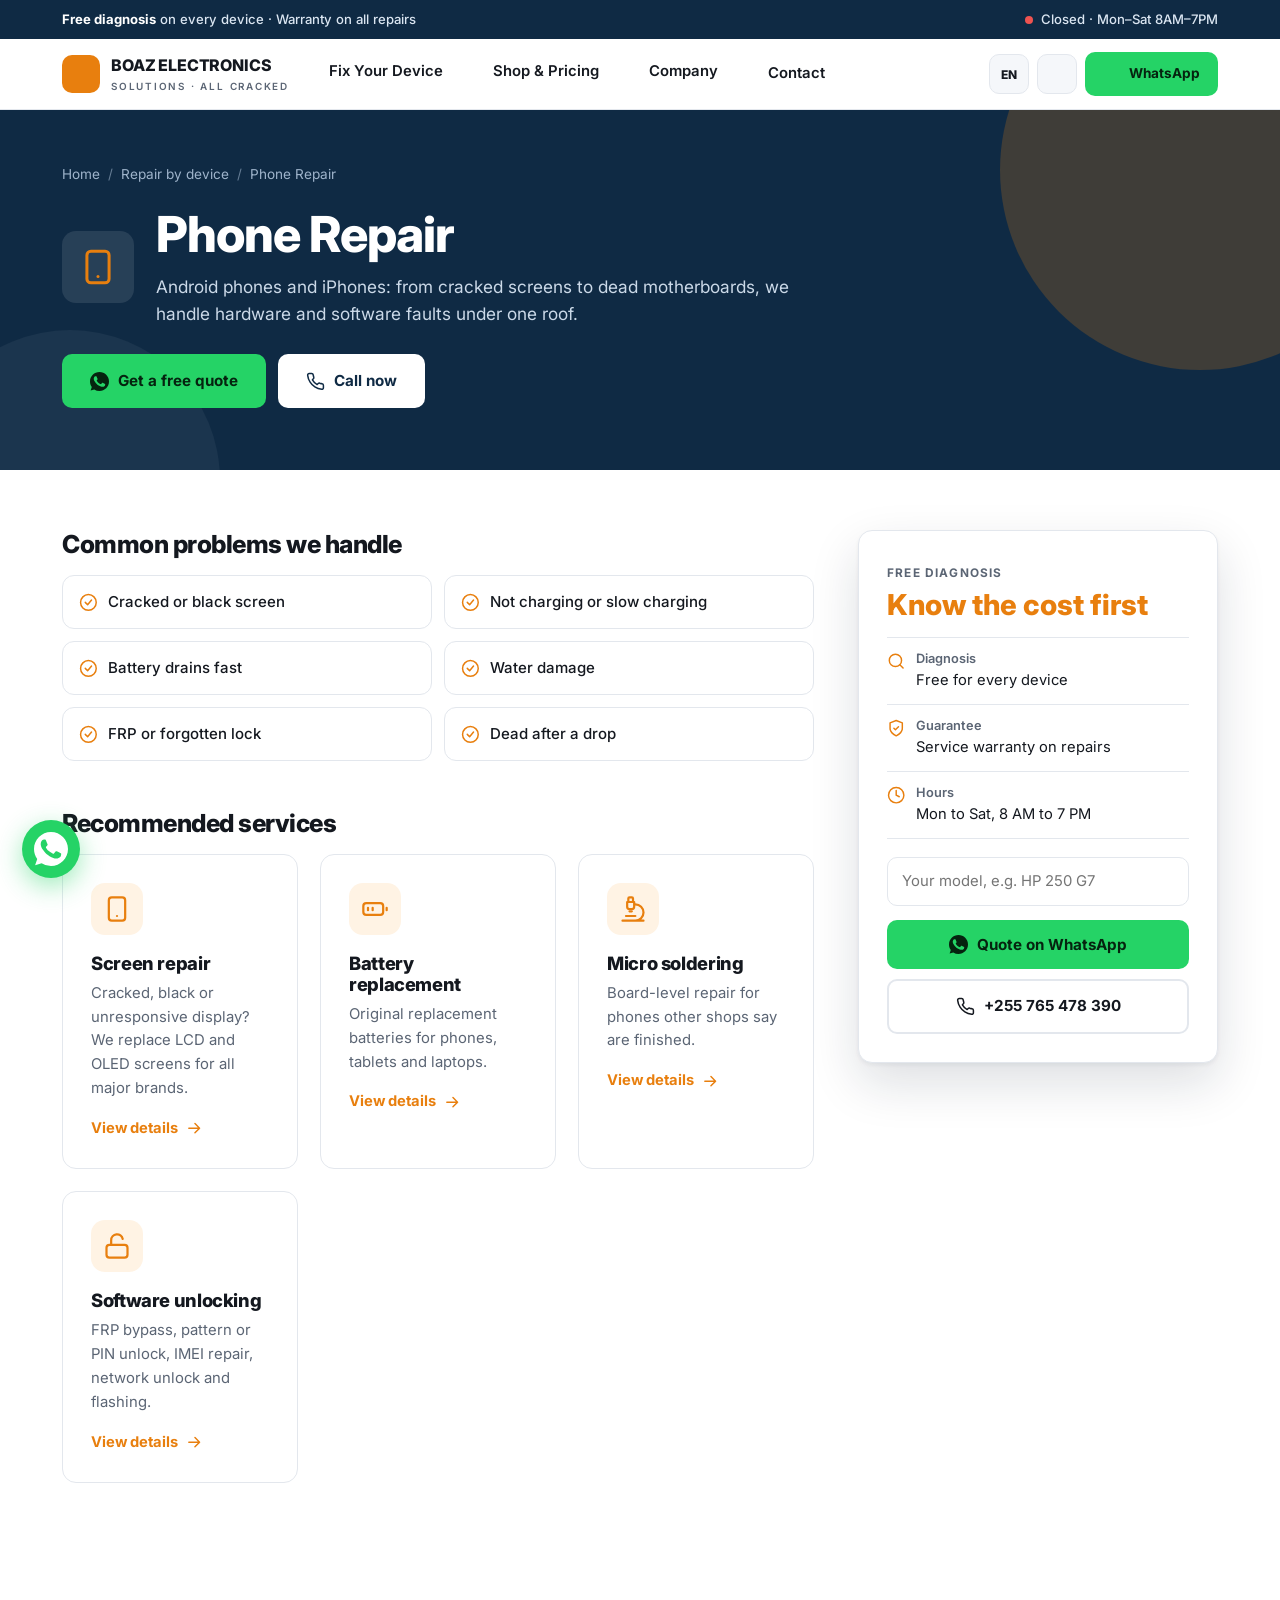
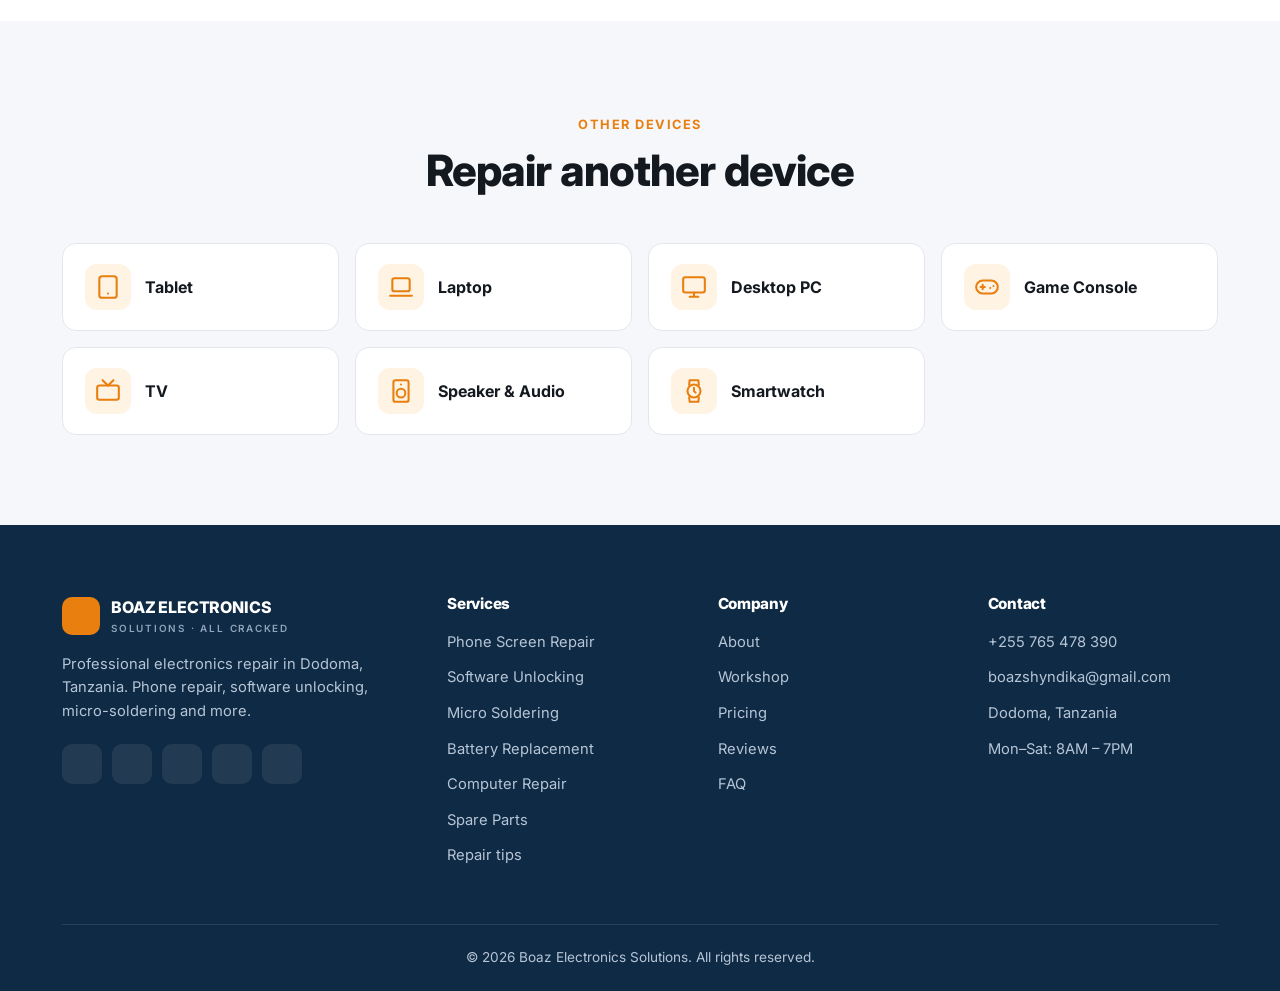
<file: device.html>
<!DOCTYPE html>
<html lang="en" data-theme="light">
<head>
<meta charset="UTF-8">
<meta name="viewport" content="width=device-width, initial-scale=1.0">
<title>Device Repair | Boaz Electronics Solutions, Dodoma</title>
<meta name="description" content="Repair for phones, tablets, laptops, desktops and more at Boaz Electronics Solutions in Dodoma.">
<meta name="theme-color" content="#0f2a44">
<link rel="preconnect" href="https://fonts.googleapis.com">
<link rel="preconnect" href="https://fonts.gstatic.com" crossorigin>
<link href="https://fonts.googleapis.com/css2?family=Inter:wght@400;500;600;700;800&display=swap" rel="stylesheet">
<link rel="stylesheet" href="style.css">
</head>
<body>
<svg width="0" height="0" style="position:absolute" aria-hidden="true"><defs>
<symbol id="i-phone" viewBox="0 0 24 24"><path d="M22 16.9v3a2 2 0 0 1-2.2 2 19.8 19.8 0 0 1-8.6-3.1 19.5 19.5 0 0 1-6-6A19.8 19.8 0 0 1 2.1 4.2 2 2 0 0 1 4.1 2h3a2 2 0 0 1 2 1.7c.1 1 .4 1.9.7 2.8a2 2 0 0 1-.5 2.1L8.1 9.9a16 16 0 0 0 6 6l1.3-1.3a2 2 0 0 1 2.1-.4c.9.3 1.8.6 2.8.7a2 2 0 0 1 1.7 2z"/></symbol>
<symbol id="i-smartphone" viewBox="0 0 24 24"><rect x="5" y="2" width="14" height="20" rx="2.5"/><path d="M12 18h.01"/></symbol>
<symbol id="i-tablet" viewBox="0 0 24 24"><rect x="4" y="2" width="16" height="20" rx="2.5"/><path d="M12 18h.01"/></symbol>
<symbol id="i-unlock" viewBox="0 0 24 24"><rect x="3" y="11" width="18" height="11" rx="2.5"/><path d="M7 11V7a5 5 0 0 1 9.9-1"/></symbol>
<symbol id="i-cpu" viewBox="0 0 24 24"><rect x="5" y="5" width="14" height="14" rx="2"/><rect x="9" y="9" width="6" height="6"/><path d="M9 2v3M15 2v3M9 19v3M15 19v3M19 9h3M19 14h3M2 9h3M2 14h3"/></symbol>
<symbol id="i-battery" viewBox="0 0 24 24"><rect x="2" y="7" width="17" height="10" rx="2.5"/><path d="M22 11v2M6 11v2M10 11v2"/></symbol>
<symbol id="i-laptop" viewBox="0 0 24 24"><rect x="4" y="4" width="16" height="12" rx="2"/><path d="M2 20h20"/></symbol>
<symbol id="i-monitor" viewBox="0 0 24 24"><rect x="2" y="3" width="20" height="14" rx="2"/><path d="M8 21h8M12 17v4"/></symbol>
<symbol id="i-tv" viewBox="0 0 24 24"><rect x="2" y="7" width="20" height="13" rx="2"/><path d="m17 2-5 5-5-5"/></symbol>
<symbol id="i-gamepad" viewBox="0 0 24 24"><rect x="2" y="6" width="20" height="12" rx="6"/><path d="M6 12h4M8 10v4M15 13h.01M18 11h.01"/></symbol>
<symbol id="i-speaker" viewBox="0 0 24 24"><rect x="5" y="2" width="14" height="20" rx="2"/><circle cx="12" cy="14" r="4"/><path d="M12 6h.01"/></symbol>
<symbol id="i-watch" viewBox="0 0 24 24"><circle cx="12" cy="12" r="6"/><path d="M12 9v3l1.5 1.5M16.5 17.7 16 22H8l-.5-4.3M7.5 6.3 8 2h8l.5 4.3"/></symbol>
<symbol id="i-bag" viewBox="0 0 24 24"><path d="M6 2 3 6v14a2 2 0 0 0 2 2h14a2 2 0 0 0 2-2V6l-3-4z"/><path d="M3 6h18"/><path d="M16 10a4 4 0 0 1-8 0"/></symbol>
<symbol id="i-shield" viewBox="0 0 24 24"><path d="M12 22s8-4 8-10V5l-8-3-8 3v7c0 6 8 10 8 10z"/><path d="m9 12 2 2 4-4"/></symbol>
<symbol id="i-clock" viewBox="0 0 24 24"><circle cx="12" cy="12" r="10"/><path d="M12 6v6l4 2"/></symbol>
<symbol id="i-zap" viewBox="0 0 24 24"><path d="M13 2 3 14h9l-1 8 10-12h-9z"/></symbol>
<symbol id="i-check" viewBox="0 0 24 24"><path d="M20 6 9 17l-5-5"/></symbol>
<symbol id="i-check-circle" viewBox="0 0 24 24"><circle cx="12" cy="12" r="10"/><path d="m8 12 3 3 5-6"/></symbol>
<symbol id="i-star" viewBox="0 0 24 24"><path d="m12 2 3.1 6.3 6.9 1-5 4.9 1.2 6.8L12 17.8 5.8 21l1.2-6.8-5-4.9 6.9-1z"/></symbol>
<symbol id="i-pin" viewBox="0 0 24 24"><path d="M20 10c0 6-8 12-8 12S4 16 4 10a8 8 0 0 1 16 0z"/><circle cx="12" cy="10" r="3"/></symbol>
<symbol id="i-mail" viewBox="0 0 24 24"><rect x="2" y="4" width="20" height="16" rx="2.5"/><path d="m22 7-10 6L2 7"/></symbol>
<symbol id="i-sun" viewBox="0 0 24 24"><circle cx="12" cy="12" r="4"/><path d="M12 2v2M12 20v2M4.9 4.9l1.4 1.4M17.7 17.7l1.4 1.4M2 12h2M20 12h2M4.9 19.1l1.4-1.4M17.7 6.3l1.4-1.4"/></symbol>
<symbol id="i-moon" viewBox="0 0 24 24"><path d="M21 12.8A9 9 0 1 1 11.2 3a7 7 0 0 0 9.8 9.8z"/></symbol>
<symbol id="i-menu" viewBox="0 0 24 24"><path d="M3 6h18M3 12h18M3 18h18"/></symbol>
<symbol id="i-x" viewBox="0 0 24 24"><path d="M18 6 6 18M6 6l12 12"/></symbol>
<symbol id="i-arrow" viewBox="0 0 24 24"><path d="M5 12h14M13 6l6 6-6 6"/></symbol>
<symbol id="i-left" viewBox="0 0 24 24"><path d="m15 18-6-6 6-6"/></symbol>
<symbol id="i-right" viewBox="0 0 24 24"><path d="m9 18 6-6-6-6"/></symbol>
<symbol id="i-down" viewBox="0 0 24 24"><path d="m6 9 6 6 6-6"/></symbol>
<symbol id="i-up" viewBox="0 0 24 24"><path d="M12 19V5M5 12l7-7 7 7"/></symbol>
<symbol id="i-micro" viewBox="0 0 24 24"><path d="M6 18h8M3 22h18M14 22a7 7 0 1 0 0-14h-1M9 14h2M9 12a2 2 0 0 1-2-2V6h6v4a2 2 0 0 1-2 2zM12 6V3a1 1 0 0 0-1-1H9a1 1 0 0 0-1 1v3"/></symbol>
<symbol id="i-award" viewBox="0 0 24 24"><circle cx="12" cy="8" r="6"/><path d="M15.5 13.5 17 22l-5-3-5 3 1.5-8.5"/></symbol>
<symbol id="i-users" viewBox="0 0 24 24"><path d="M17 21v-2a4 4 0 0 0-4-4H5a4 4 0 0 0-4 4v2"/><circle cx="9" cy="7" r="4"/><path d="M23 21v-2a4 4 0 0 0-3-3.9M16 3.1a4 4 0 0 1 0 7.8"/></symbol>
<symbol id="i-search" viewBox="0 0 24 24"><circle cx="11" cy="11" r="8"/><path d="m21 21-4.3-4.3"/></symbol>
<symbol id="i-copy" viewBox="0 0 24 24"><rect x="9" y="9" width="13" height="13" rx="2"/><path d="M5 15H4a2 2 0 0 1-2-2V4a2 2 0 0 1 2-2h9a2 2 0 0 1 2 2v1"/></symbol>
<symbol id="i-wrench" viewBox="0 0 24 24"><path d="M14.7 6.3a1 1 0 0 0 0 1.4l1.6 1.6a1 1 0 0 0 1.4 0l3.8-3.8a6 6 0 0 1-7.9 7.9l-6.9 6.9a2.1 2.1 0 0 1-3-3l6.9-6.9a6 6 0 0 1 7.9-7.9z"/></symbol>
<symbol id="i-msg" viewBox="0 0 24 24"><path d="M21 15a2 2 0 0 1-2 2H7l-4 4V5a2 2 0 0 1 2-2h14a2 2 0 0 1 2 2z"/></symbol>
<symbol id="i-book" viewBox="0 0 24 24"><path d="M4 19.5A2.5 2.5 0 0 1 6.5 17H20V3H6.5A2.5 2.5 0 0 0 4 5.5z"/><path d="M4 19.5A2.5 2.5 0 0 0 6.5 22H20v-5"/></symbol>
<symbol id="i-ig" viewBox="0 0 24 24"><rect x="2" y="2" width="20" height="20" rx="5"/><circle cx="12" cy="12" r="4"/><path d="M17.5 6.5h.01"/></symbol>
<symbol id="i-fb" viewBox="0 0 24 24"><path d="M18 2h-3a5 5 0 0 0-5 5v3H7v4h3v8h4v-8h3l1-4h-4V7a1 1 0 0 1 1-1h3z"/></symbol>
<symbol id="i-yt" viewBox="0 0 24 24"><path d="M22.5 6.5a3 3 0 0 0-2.1-2.1C18.6 4 12 4 12 4s-6.6 0-8.4.4A3 3 0 0 0 1.5 6.5 31 31 0 0 0 1 12a31 31 0 0 0 .5 5.5 3 3 0 0 0 2.1 2.1C5.4 20 12 20 12 20s6.6 0 8.4-.4a3 3 0 0 0 2.1-2.1A31 31 0 0 0 23 12a31 31 0 0 0-.5-5.5z"/><path d="m10 15 5-3-5-3z"/></symbol>
<symbol id="i-tt" viewBox="0 0 24 24"><path d="M9 12a4 4 0 1 0 4 4V3a5 5 0 0 0 5 5"/></symbol>
<symbol id="i-wa" viewBox="0 0 32 32"><path d="M16.004 0h-.008C7.174 0 0 7.176 0 16c0 3.5 1.128 6.744 3.046 9.378L1.054 31.29l6.124-1.958A15.9 15.9 0 0 0 16.004 32C24.826 32 32 24.822 32 16S24.826 0 16.004 0zm9.342 22.616c-.392 1.106-1.942 2.024-3.194 2.292-.856.182-1.974.326-5.738-1.234-4.818-1.994-7.916-6.882-8.158-7.202-.232-.32-1.942-2.586-1.942-4.932s1.23-3.498 1.666-3.976c.436-.478.952-.598 1.268-.598.316 0 .632.002.908.016.292.016.682-.11 1.068.814.392.952 1.338 3.266 1.456 3.502.118.236.198.51.04.826-.158.316-.236.514-.474.79-.236.278-.498.62-.71.832-.238.236-.486.492-.208.966.276.474 1.23 2.028 2.642 3.286 1.816 1.618 3.348 2.122 3.822 2.358.474.236.752.198 1.028-.118.278-.316 1.184-1.382 1.5-1.858.316-.478.632-.394 1.068-.236.436.158 2.748 1.296 3.222 1.532.474.236.79.354.908.55.118.198.118 1.146-.274 2.252z"/></symbol>
</defs></svg>
<div id="progress"></div>
<!-- PROMO BAR -->
<div class="promo">
  <div class="container">
    <div><b>Free diagnosis</b> on every device<span class="hide-s"> · Warranty on all repairs</span></div>
    <div class="status"><span class="dot" id="openDot"></span><span id="openText">Checking hours…</span></div>
  </div>
</div>


<header class="site">
  <div class="container hdr">
    <a href="index.html#home" class="brand">
      <span class="brand-mark"><svg class="i"><use href="index.html#i-cpu"/></svg></span>
      <span>BOAZ ELECTRONICS<small>Solutions · All Cracked</small></span>
    </a>
    <ul class="nav" id="nav">
      <li class="has-menu">
        <button type="button">Fix Your Device <svg class="i"><use href="index.html#i-down"/></svg></button>
        <div class="menu">
          <a href="index.html#devices"><b>Repair by Device</b><span>Phones, tablets, laptops, TVs and more.</span></a>
          <a href="index.html#services"><b>All Services</b><span>Screens, unlocking, micro-soldering, batteries.</span></a>
          <a href="index.html#how"><b>How It Works</b><span>From free diagnosis to warranty pickup.</span></a>
          <a href="tips.html"><b>Repair Tips</b><span>What to do before you bring it in.</span></a>
        </div>
      </li>
      <li class="has-menu">
        <button type="button">Shop &amp; Pricing <svg class="i"><use href="index.html#i-down"/></svg></button>
        <div class="menu">
          <a href="index.html#pricing"><b>Service Pricing</b><span>Transparent starting prices.</span></a>
          <a href="spare-parts.html"><b>Spare Parts</b><span>Screens, batteries, chargers, cases.</span></a>
        </div>
      </li>
      <li class="has-menu">
        <button type="button">Company <svg class="i"><use href="index.html#i-down"/></svg></button>
        <div class="menu">
          <a href="index.html#about"><b>About Boaz</b><span>8+ years fixing devices in Dodoma.</span></a>
          <a href="index.html#gallery"><b>Our Workshop</b><span>Inside the shop.</span></a>
          <a href="index.html#reviews"><b>Customer Reviews</b><span>What Dodoma says about us.</span></a>
          <a href="index.html#faq"><b>FAQ</b><span>Quick answers.</span></a>
        </div>
      </li>
      <li><a href="index.html#contact" data-i18n="nav_contact">Contact</a></li>
    </ul>
    <div class="hdr-actions">
      <button class="icon-btn" id="langBtn" aria-label="Switch language" title="English / Kiswahili">EN</button>
      <button class="icon-btn" id="themeBtn" aria-label="Toggle theme"><svg class="i sun"><use href="index.html#i-sun"/></svg><svg class="i moon"><use href="index.html#i-moon"/></svg></button>
      <a class="btn btn-wa btn-sm hdr-cta" href="https://wa.me/255765478390" target="_blank" rel="noopener"><svg class="i fill"><use href="index.html#i-wa"/></svg>WhatsApp</a>
      <button class="icon-btn burger" id="burger" aria-label="Menu"><svg class="i"><use href="index.html#i-menu"/></svg></button>
    </div>
  </div>
</header>
<div id="app"></div>
<script>
const DEVICES={"phone": {"name": "Phone Repair", "icon": "smartphone", "intro": "Android phones and iPhones: from cracked screens to dead motherboards, we handle hardware and software faults under one roof.", "faults": ["Cracked or black screen", "Not charging or slow charging", "Battery drains fast", "Water damage", "FRP or forgotten lock", "Dead after a drop"], "services": [["screen-repair", "Screen repair"], ["battery-replacement", "Battery replacement"], ["micro-soldering", "Micro soldering"], ["software-unlocking", "Software unlocking"]], "ask": false}, "tablet": {"name": "Tablet Repair", "icon": "tablet", "intro": "iPads and Android tablets: screens, batteries, charging ports and software problems.", "faults": ["Cracked screen", "Battery will not hold charge", "Charging port issues", "Stuck on logo", "Locked or forgotten passcode", "Slow or freezing"], "services": [["screen-repair", "Screen repair"], ["battery-replacement", "Battery replacement"], ["software-unlocking", "Software unlocking"]], "ask": false}, "laptop": {"name": "Laptop Repair", "icon": "laptop", "intro": "Slow, infected or will not start? We repair laptops from all major brands.", "faults": ["Windows reinstall", "Virus and malware removal", "Data recovery", "Screen replacement", "RAM and SSD upgrade", "Battery replacement"], "services": [["computer-repair", "Computer repair"], ["battery-replacement", "Battery replacement"], ["spare-parts", "Spare parts"]], "ask": false}, "desktop": {"name": "Desktop PC Repair", "icon": "monitor", "intro": "Desktop faults, upgrades and software problems, diagnosed free.", "faults": ["Will not boot", "OS installation", "Virus removal", "RAM and storage upgrades", "Data recovery", "Slow performance"], "services": [["computer-repair", "Computer repair"], ["spare-parts", "Spare parts"]], "ask": false}, "console": {"name": "Game Console Repair", "icon": "gamepad", "intro": "Not every console fault is fixable in the shop, so send us a photo or description and we will tell you honestly whether we can help.", "faults": ["Will not power on", "No display or HDMI issue", "Overheating or loud fan", "Port or connector damage", "Software or boot problems"], "services": [["micro-soldering", "Micro soldering"], ["computer-repair", "Computer repair"]], "ask": true}, "tv": {"name": "TV Repair", "icon": "tv", "intro": "Send us the model and a description of the fault and we will let you know if we can repair it.", "faults": ["No picture or sound", "Standby light only", "Lines or dim screen", "Software or smart TV issues"], "services": [["micro-soldering", "Micro soldering"], ["spare-parts", "Spare parts"]], "ask": true}, "audio": {"name": "Speaker & Audio Repair", "icon": "speaker", "intro": "Sound faults on phones, speakers and audio gear. Send us a description and we will tell you if we can fix it.", "faults": ["No sound or distorted sound", "Not charging", "Bluetooth will not connect", "Phone speaker or mic faults"], "services": [["micro-soldering", "Micro soldering"], ["battery-replacement", "Battery replacement"]], "ask": true}, "watch": {"name": "Smartwatch Repair", "icon": "watch", "intro": "Smartwatch batteries and screens. Message us the model and we will confirm what we can do.", "faults": ["Battery drains quickly", "Cracked screen", "Will not charge", "Will not switch on"], "services": [["battery-replacement", "Battery replacement"], ["screen-repair", "Screen repair"]], "ask": true}}, SERV={"screen-repair": {"name": "Phone Screen Repair", "short": "Cracked, black or unresponsive display? We replace LCD and OLED screens for all major brands.", "icon": "smartphone"}, "software-unlocking": {"name": "Software Unlocking", "short": "FRP bypass, pattern or PIN unlock, IMEI repair, network unlock and flashing.", "icon": "unlock"}, "micro-soldering": {"name": "Micro Soldering", "short": "Board-level repair for phones other shops say are finished.", "icon": "micro"}, "battery-replacement": {"name": "Battery Replacement", "short": "Original replacement batteries for phones, tablets and laptops.", "icon": "battery"}, "computer-repair": {"name": "Computer Repair", "short": "Laptop and desktop repair: OS installation, virus removal, upgrades and data recovery.", "icon": "laptop"}, "spare-parts": {"name": "Spare Parts & Accessories", "short": "Screens, batteries, chargers, cases and accessories for all phone brands.", "icon": "bag"}};
const ic=(n,c='i')=>`<svg class="${c}"><use href="#i-${n}"/></svg>`;
const key=(new URLSearchParams(location.search).get('type')||'phone').toLowerCase();
const d=DEVICES[key]||DEVICES.phone, k=DEVICES[key]?key:'phone';
document.title=d.name+' | Boaz Electronics Solutions, Dodoma';
const topic=`I need help with my ${d.name.replace(' Repair','').toLowerCase()}.`;
const wa='https://wa.me/255765478390?text='+encodeURIComponent('Hello Boaz Electronics, '+topic);
const faults=d.faults.map(x=>`<div class="fix">${ic('check-circle')}<span>${x}</span></div>`).join('');
const svc=d.services.map(([s,l])=>`<article class="card reveal"><div class="ico">${ic(SERV[s].icon)}</div><h3>${l}</h3><p>${SERV[s].short}</p><a class="link" href="${s}.html">View details ${ic('arrow')}</a></article>`).join('');
const others=Object.keys(DEVICES).filter(x=>x!==k).map(x=>`<a class="dev" href="device.html?type=${x}"><span class="ic">${ic(DEVICES[x].icon)}</span><span>${DEVICES[x].name.replace(' Repair','')}</span></a>`).join('');
const note=d.ask?`<div class="callout">${ic('search')}<span>Not sure we can fix it? Send a photo and a short description on WhatsApp. Diagnosis is free and we will tell you honestly.</span></div>`:'';
document.getElementById('app').innerHTML=`
<section class="page-hero"><div class="container">
  <div class="crumbs"><a href="index.html">Home</a><span>/</span><a href="index.html#devices">Repair by device</a><span>/</span>${d.name}</div>
  <div class="ph"><div class="ico">${ic(d.icon)}</div><div><h1>${d.name}</h1><p>${d.intro}</p></div></div>
  <div class="actions"><a class="btn btn-wa" href="${wa}" target="_blank" rel="noopener">${ic('wa','i fill')}Get a free quote</a><a class="btn btn-light" href="tel:+255765478390">${ic('phone')}Call now</a></div>
</div></section>
<section style="padding:60px 0 90px"><div class="container page-grid">
  <div>
    <div class="block"><h2>Common problems we handle</h2><div class="fix-grid">${faults}</div>${note}</div>
    <div class="block"><h2>Recommended services</h2><div class="grid-3" style="grid-template-columns:repeat(auto-fit,minmax(220px,1fr))">${svc}</div></div>
  </div>
  <aside class="side">
    <small class="k">Free diagnosis</small>
    <div class="amt" style="font-size:1.8rem">Know the cost first</div>
    <ul class="facts">
      <li>${ic('search')}<div><b>Diagnosis</b>Free for every device</div></li>
      <li>${ic('shield')}<div><b>Guarantee</b>Service warranty on repairs</div></li>
      <li>${ic('clock')}<div><b>Hours</b>Mon to Sat, 8 AM to 7 PM</div></li>
    </ul>
    <form id="estimate" data-topic="${topic}">
      <input id="estDevice" type="text" placeholder="Your model, e.g. HP 250 G7" aria-label="Your device model">
      <button class="btn btn-wa" type="submit">${ic('wa','i fill')}Quote on WhatsApp</button>
    </form>
    <a class="btn btn-outline" style="width:100%;margin-top:10px" href="tel:+255765478390">${ic('phone')}+255 765 478 390</a>
  </aside>
</div></section>
<section class="alt"><div class="container">
  <div class="sec-head"><span class="eyebrow">Other devices</span><h2>Repair another device</h2></div>
  <div class="dev-grid">${others}</div>
</div></section>`;
</script>

<footer>
  <div class="container">
    <div class="foot-grid">
      <div>
        <a href="index.html#home" class="brand"><span class="brand-mark"><svg class="i"><use href="index.html#i-cpu"/></svg></span><span>BOAZ ELECTRONICS<small>Solutions · All Cracked</small></span></a>
        <p>Professional electronics repair in Dodoma, Tanzania. Phone repair, software unlocking, micro-soldering and more.</p>
        <div class="foot-soc">
          <a class="icon-btn" href="https://wa.me/255765478390" target="_blank" rel="noopener" aria-label="WhatsApp"><svg class="i fill"><use href="index.html#i-wa"/></svg></a>
          <a class="icon-btn" href="https://instagram.com/boaz_electronicz" target="_blank" rel="noopener" aria-label="Instagram"><svg class="i"><use href="index.html#i-ig"/></svg></a>
          <a class="icon-btn" href="https://facebook.com/boazelectronics" target="_blank" rel="noopener" aria-label="Facebook"><svg class="i"><use href="index.html#i-fb"/></svg></a>
          <a class="icon-btn" href="https://youtube.com/@boazelectronics" target="_blank" rel="noopener" aria-label="YouTube"><svg class="i"><use href="index.html#i-yt"/></svg></a>
          <a class="icon-btn" href="https://tiktok.com/@boazelectronics" target="_blank" rel="noopener" aria-label="TikTok"><svg class="i"><use href="index.html#i-tt"/></svg></a>
        </div>
      </div>
      <div><h4>Services</h4><ul><li><a href="screen-repair.html">Phone Screen Repair</a></li><li><a href="software-unlocking.html">Software Unlocking</a></li><li><a href="micro-soldering.html">Micro Soldering</a></li><li><a href="battery-replacement.html">Battery Replacement</a></li><li><a href="computer-repair.html">Computer Repair</a></li><li><a href="spare-parts.html">Spare Parts</a></li><li><a href="tips.html">Repair tips</a></li></ul></div>
      <div><h4>Company</h4><ul><li><a href="index.html#about">About</a></li><li><a href="index.html#gallery">Workshop</a></li><li><a href="index.html#pricing">Pricing</a></li><li><a href="index.html#reviews">Reviews</a></li><li><a href="index.html#faq">FAQ</a></li></ul></div>
      <div><h4>Contact</h4><ul><li><a href="tel:+255765478390">+255 765 478 390</a></li><li><a href="mailto:boazshyndika@gmail.com">boazshyndika@gmail.com</a></li><li><a href="index.html#contact">Dodoma, Tanzania</a></li><li><a href="index.html#contact">Mon–Sat: 8AM – 7PM</a></li></ul></div>
    </div>
    <div class="foot-bottom">© <span id="year"></span> Boaz Electronics Solutions. All rights reserved.</div>
  </div>
</footer>
<a class="wa-float" href="https://wa.me/255765478390?text=Hello%20Boaz%20Electronics,%20I%20need%20help%20with%20my%20device." target="_blank" rel="noopener" aria-label="Chat on WhatsApp"><svg class="i fill"><use href="#i-wa"/></svg></a>
<button class="icon-btn to-top" id="toTop" aria-label="Back to top"><svg class="i"><use href="#i-up"/></svg></button>
<div class="toast" id="toast"></div>


<script src="main.js" defer></script>
</body>
</html>
</file>
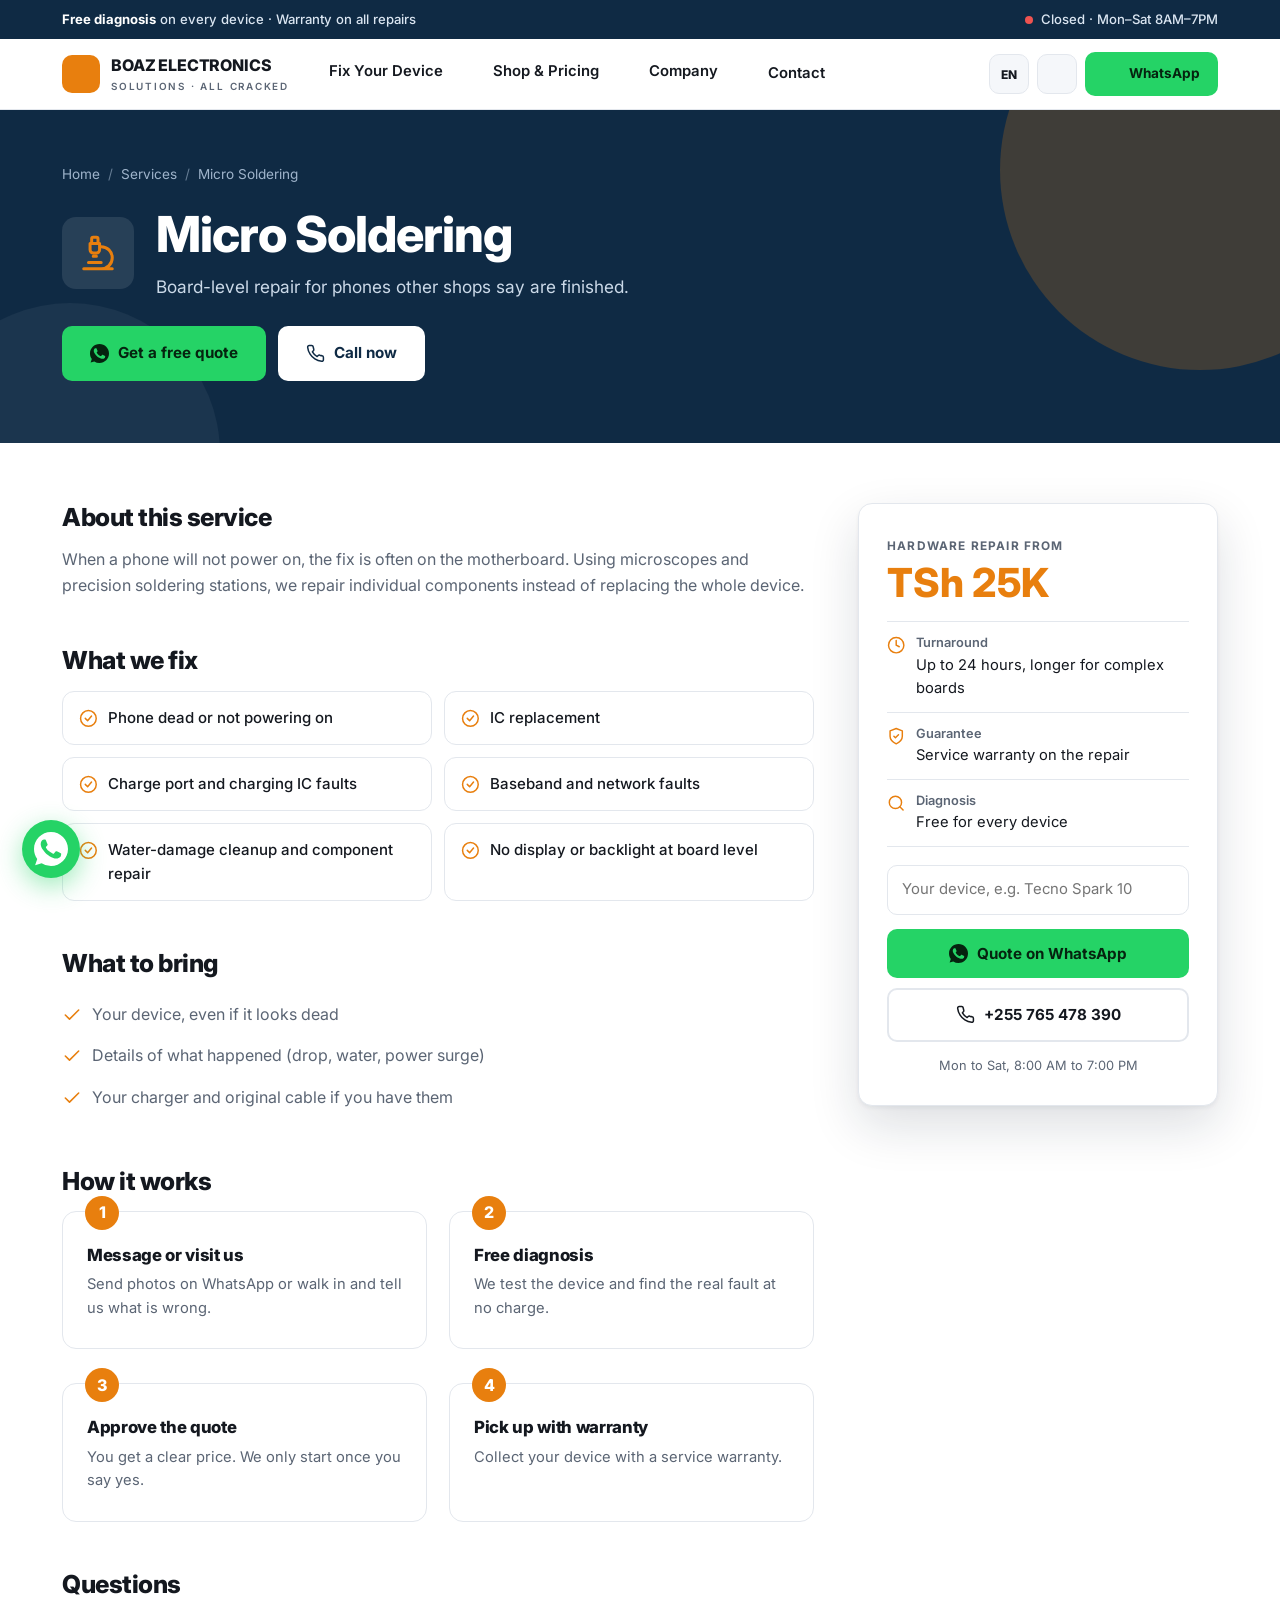
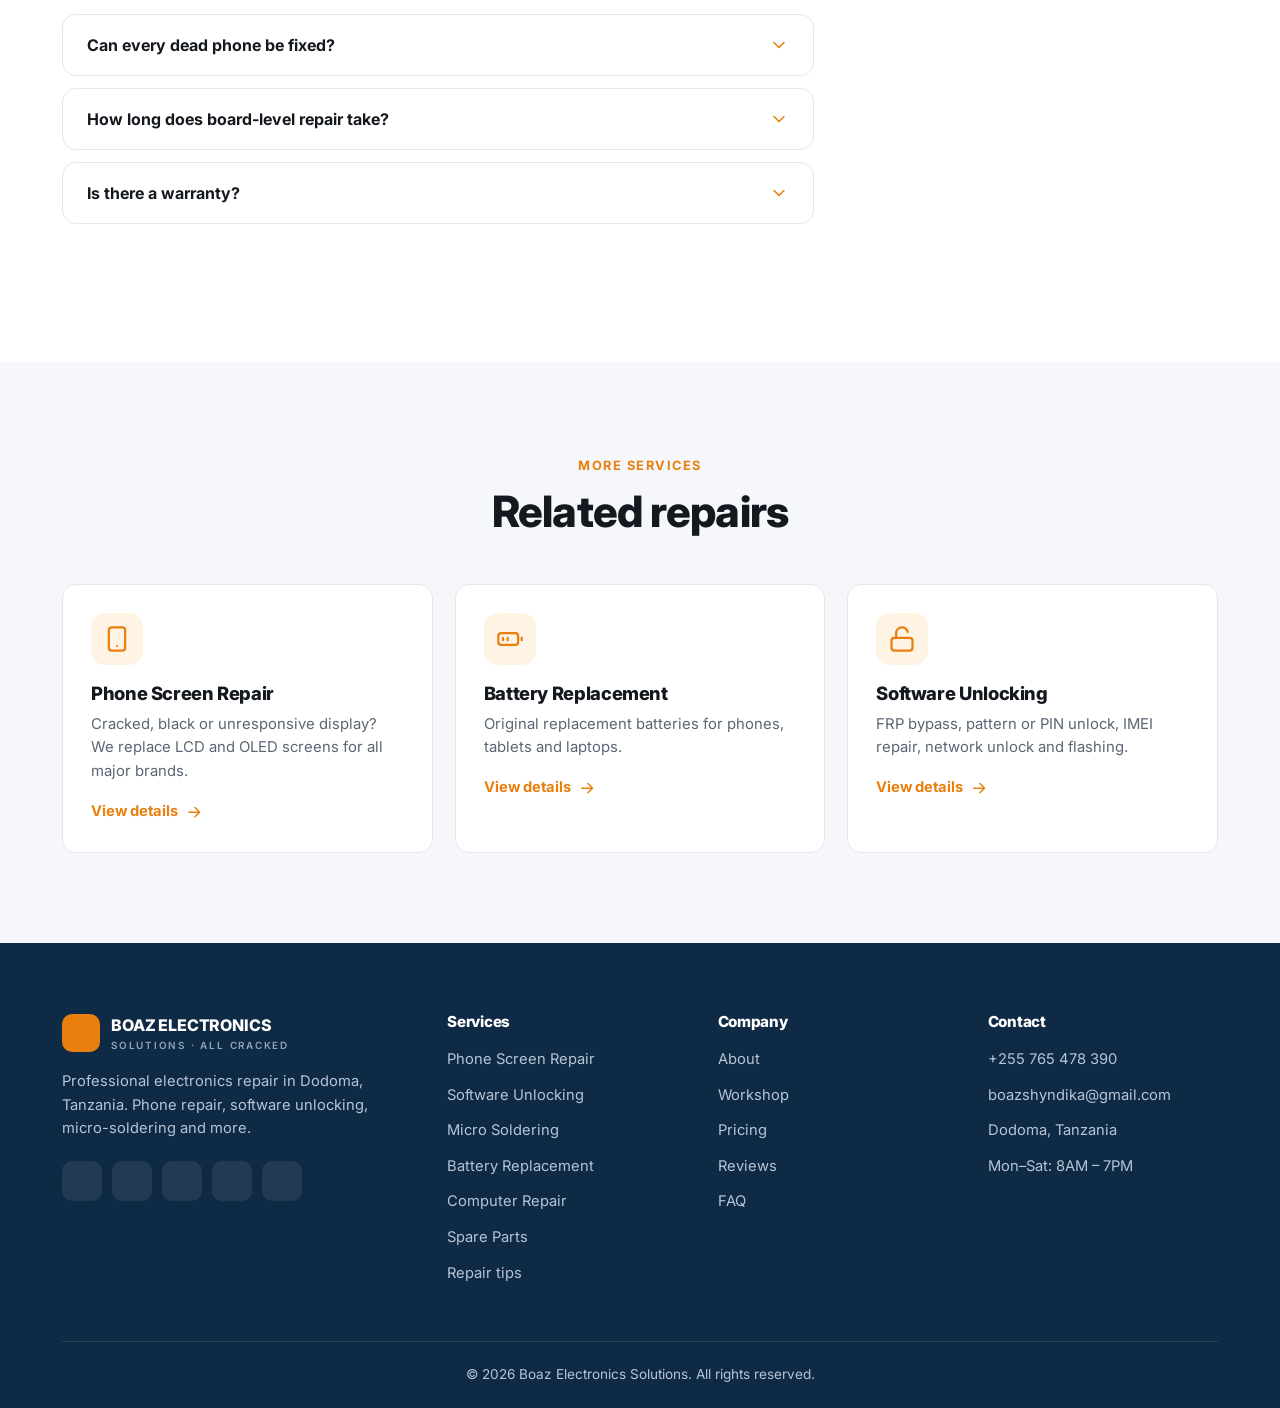
<file: micro-soldering.html>
<!DOCTYPE html>
<html lang="en" data-theme="light">
<head>
<meta charset="UTF-8">
<meta name="viewport" content="width=device-width, initial-scale=1.0">
<title>Micro Soldering | Boaz Electronics Solutions, Dodoma</title>
<meta name="description" content="Board-level repair for phones other shops say are finished.">
<meta name="theme-color" content="#0f2a44">
<link rel="preconnect" href="https://fonts.googleapis.com">
<link rel="preconnect" href="https://fonts.gstatic.com" crossorigin>
<link href="https://fonts.googleapis.com/css2?family=Inter:wght@400;500;600;700;800&display=swap" rel="stylesheet">
<link rel="stylesheet" href="style.css">
</head>
<body>
<svg width="0" height="0" style="position:absolute" aria-hidden="true"><defs>
<symbol id="i-phone" viewBox="0 0 24 24"><path d="M22 16.9v3a2 2 0 0 1-2.2 2 19.8 19.8 0 0 1-8.6-3.1 19.5 19.5 0 0 1-6-6A19.8 19.8 0 0 1 2.1 4.2 2 2 0 0 1 4.1 2h3a2 2 0 0 1 2 1.7c.1 1 .4 1.9.7 2.8a2 2 0 0 1-.5 2.1L8.1 9.9a16 16 0 0 0 6 6l1.3-1.3a2 2 0 0 1 2.1-.4c.9.3 1.8.6 2.8.7a2 2 0 0 1 1.7 2z"/></symbol>
<symbol id="i-smartphone" viewBox="0 0 24 24"><rect x="5" y="2" width="14" height="20" rx="2.5"/><path d="M12 18h.01"/></symbol>
<symbol id="i-tablet" viewBox="0 0 24 24"><rect x="4" y="2" width="16" height="20" rx="2.5"/><path d="M12 18h.01"/></symbol>
<symbol id="i-unlock" viewBox="0 0 24 24"><rect x="3" y="11" width="18" height="11" rx="2.5"/><path d="M7 11V7a5 5 0 0 1 9.9-1"/></symbol>
<symbol id="i-cpu" viewBox="0 0 24 24"><rect x="5" y="5" width="14" height="14" rx="2"/><rect x="9" y="9" width="6" height="6"/><path d="M9 2v3M15 2v3M9 19v3M15 19v3M19 9h3M19 14h3M2 9h3M2 14h3"/></symbol>
<symbol id="i-battery" viewBox="0 0 24 24"><rect x="2" y="7" width="17" height="10" rx="2.5"/><path d="M22 11v2M6 11v2M10 11v2"/></symbol>
<symbol id="i-laptop" viewBox="0 0 24 24"><rect x="4" y="4" width="16" height="12" rx="2"/><path d="M2 20h20"/></symbol>
<symbol id="i-monitor" viewBox="0 0 24 24"><rect x="2" y="3" width="20" height="14" rx="2"/><path d="M8 21h8M12 17v4"/></symbol>
<symbol id="i-tv" viewBox="0 0 24 24"><rect x="2" y="7" width="20" height="13" rx="2"/><path d="m17 2-5 5-5-5"/></symbol>
<symbol id="i-gamepad" viewBox="0 0 24 24"><rect x="2" y="6" width="20" height="12" rx="6"/><path d="M6 12h4M8 10v4M15 13h.01M18 11h.01"/></symbol>
<symbol id="i-speaker" viewBox="0 0 24 24"><rect x="5" y="2" width="14" height="20" rx="2"/><circle cx="12" cy="14" r="4"/><path d="M12 6h.01"/></symbol>
<symbol id="i-watch" viewBox="0 0 24 24"><circle cx="12" cy="12" r="6"/><path d="M12 9v3l1.5 1.5M16.5 17.7 16 22H8l-.5-4.3M7.5 6.3 8 2h8l.5 4.3"/></symbol>
<symbol id="i-bag" viewBox="0 0 24 24"><path d="M6 2 3 6v14a2 2 0 0 0 2 2h14a2 2 0 0 0 2-2V6l-3-4z"/><path d="M3 6h18"/><path d="M16 10a4 4 0 0 1-8 0"/></symbol>
<symbol id="i-shield" viewBox="0 0 24 24"><path d="M12 22s8-4 8-10V5l-8-3-8 3v7c0 6 8 10 8 10z"/><path d="m9 12 2 2 4-4"/></symbol>
<symbol id="i-clock" viewBox="0 0 24 24"><circle cx="12" cy="12" r="10"/><path d="M12 6v6l4 2"/></symbol>
<symbol id="i-zap" viewBox="0 0 24 24"><path d="M13 2 3 14h9l-1 8 10-12h-9z"/></symbol>
<symbol id="i-check" viewBox="0 0 24 24"><path d="M20 6 9 17l-5-5"/></symbol>
<symbol id="i-check-circle" viewBox="0 0 24 24"><circle cx="12" cy="12" r="10"/><path d="m8 12 3 3 5-6"/></symbol>
<symbol id="i-star" viewBox="0 0 24 24"><path d="m12 2 3.1 6.3 6.9 1-5 4.9 1.2 6.8L12 17.8 5.8 21l1.2-6.8-5-4.9 6.9-1z"/></symbol>
<symbol id="i-pin" viewBox="0 0 24 24"><path d="M20 10c0 6-8 12-8 12S4 16 4 10a8 8 0 0 1 16 0z"/><circle cx="12" cy="10" r="3"/></symbol>
<symbol id="i-mail" viewBox="0 0 24 24"><rect x="2" y="4" width="20" height="16" rx="2.5"/><path d="m22 7-10 6L2 7"/></symbol>
<symbol id="i-sun" viewBox="0 0 24 24"><circle cx="12" cy="12" r="4"/><path d="M12 2v2M12 20v2M4.9 4.9l1.4 1.4M17.7 17.7l1.4 1.4M2 12h2M20 12h2M4.9 19.1l1.4-1.4M17.7 6.3l1.4-1.4"/></symbol>
<symbol id="i-moon" viewBox="0 0 24 24"><path d="M21 12.8A9 9 0 1 1 11.2 3a7 7 0 0 0 9.8 9.8z"/></symbol>
<symbol id="i-menu" viewBox="0 0 24 24"><path d="M3 6h18M3 12h18M3 18h18"/></symbol>
<symbol id="i-x" viewBox="0 0 24 24"><path d="M18 6 6 18M6 6l12 12"/></symbol>
<symbol id="i-arrow" viewBox="0 0 24 24"><path d="M5 12h14M13 6l6 6-6 6"/></symbol>
<symbol id="i-left" viewBox="0 0 24 24"><path d="m15 18-6-6 6-6"/></symbol>
<symbol id="i-right" viewBox="0 0 24 24"><path d="m9 18 6-6-6-6"/></symbol>
<symbol id="i-down" viewBox="0 0 24 24"><path d="m6 9 6 6 6-6"/></symbol>
<symbol id="i-up" viewBox="0 0 24 24"><path d="M12 19V5M5 12l7-7 7 7"/></symbol>
<symbol id="i-micro" viewBox="0 0 24 24"><path d="M6 18h8M3 22h18M14 22a7 7 0 1 0 0-14h-1M9 14h2M9 12a2 2 0 0 1-2-2V6h6v4a2 2 0 0 1-2 2zM12 6V3a1 1 0 0 0-1-1H9a1 1 0 0 0-1 1v3"/></symbol>
<symbol id="i-award" viewBox="0 0 24 24"><circle cx="12" cy="8" r="6"/><path d="M15.5 13.5 17 22l-5-3-5 3 1.5-8.5"/></symbol>
<symbol id="i-users" viewBox="0 0 24 24"><path d="M17 21v-2a4 4 0 0 0-4-4H5a4 4 0 0 0-4 4v2"/><circle cx="9" cy="7" r="4"/><path d="M23 21v-2a4 4 0 0 0-3-3.9M16 3.1a4 4 0 0 1 0 7.8"/></symbol>
<symbol id="i-search" viewBox="0 0 24 24"><circle cx="11" cy="11" r="8"/><path d="m21 21-4.3-4.3"/></symbol>
<symbol id="i-copy" viewBox="0 0 24 24"><rect x="9" y="9" width="13" height="13" rx="2"/><path d="M5 15H4a2 2 0 0 1-2-2V4a2 2 0 0 1 2-2h9a2 2 0 0 1 2 2v1"/></symbol>
<symbol id="i-wrench" viewBox="0 0 24 24"><path d="M14.7 6.3a1 1 0 0 0 0 1.4l1.6 1.6a1 1 0 0 0 1.4 0l3.8-3.8a6 6 0 0 1-7.9 7.9l-6.9 6.9a2.1 2.1 0 0 1-3-3l6.9-6.9a6 6 0 0 1 7.9-7.9z"/></symbol>
<symbol id="i-msg" viewBox="0 0 24 24"><path d="M21 15a2 2 0 0 1-2 2H7l-4 4V5a2 2 0 0 1 2-2h14a2 2 0 0 1 2 2z"/></symbol>
<symbol id="i-book" viewBox="0 0 24 24"><path d="M4 19.5A2.5 2.5 0 0 1 6.5 17H20V3H6.5A2.5 2.5 0 0 0 4 5.5z"/><path d="M4 19.5A2.5 2.5 0 0 0 6.5 22H20v-5"/></symbol>
<symbol id="i-ig" viewBox="0 0 24 24"><rect x="2" y="2" width="20" height="20" rx="5"/><circle cx="12" cy="12" r="4"/><path d="M17.5 6.5h.01"/></symbol>
<symbol id="i-fb" viewBox="0 0 24 24"><path d="M18 2h-3a5 5 0 0 0-5 5v3H7v4h3v8h4v-8h3l1-4h-4V7a1 1 0 0 1 1-1h3z"/></symbol>
<symbol id="i-yt" viewBox="0 0 24 24"><path d="M22.5 6.5a3 3 0 0 0-2.1-2.1C18.6 4 12 4 12 4s-6.6 0-8.4.4A3 3 0 0 0 1.5 6.5 31 31 0 0 0 1 12a31 31 0 0 0 .5 5.5 3 3 0 0 0 2.1 2.1C5.4 20 12 20 12 20s6.6 0 8.4-.4a3 3 0 0 0 2.1-2.1A31 31 0 0 0 23 12a31 31 0 0 0-.5-5.5z"/><path d="m10 15 5-3-5-3z"/></symbol>
<symbol id="i-tt" viewBox="0 0 24 24"><path d="M9 12a4 4 0 1 0 4 4V3a5 5 0 0 0 5 5"/></symbol>
<symbol id="i-wa" viewBox="0 0 32 32"><path d="M16.004 0h-.008C7.174 0 0 7.176 0 16c0 3.5 1.128 6.744 3.046 9.378L1.054 31.29l6.124-1.958A15.9 15.9 0 0 0 16.004 32C24.826 32 32 24.822 32 16S24.826 0 16.004 0zm9.342 22.616c-.392 1.106-1.942 2.024-3.194 2.292-.856.182-1.974.326-5.738-1.234-4.818-1.994-7.916-6.882-8.158-7.202-.232-.32-1.942-2.586-1.942-4.932s1.23-3.498 1.666-3.976c.436-.478.952-.598 1.268-.598.316 0 .632.002.908.016.292.016.682-.11 1.068.814.392.952 1.338 3.266 1.456 3.502.118.236.198.51.04.826-.158.316-.236.514-.474.79-.236.278-.498.62-.71.832-.238.236-.486.492-.208.966.276.474 1.23 2.028 2.642 3.286 1.816 1.618 3.348 2.122 3.822 2.358.474.236.752.198 1.028-.118.278-.316 1.184-1.382 1.5-1.858.316-.478.632-.394 1.068-.236.436.158 2.748 1.296 3.222 1.532.474.236.79.354.908.55.118.198.118 1.146-.274 2.252z"/></symbol>
</defs></svg>
<div id="progress"></div>
<!-- PROMO BAR -->
<div class="promo">
  <div class="container">
    <div><b>Free diagnosis</b> on every device<span class="hide-s"> · Warranty on all repairs</span></div>
    <div class="status"><span class="dot" id="openDot"></span><span id="openText">Checking hours…</span></div>
  </div>
</div>


<header class="site">
  <div class="container hdr">
    <a href="index.html#home" class="brand">
      <span class="brand-mark"><svg class="i"><use href="index.html#i-cpu"/></svg></span>
      <span>BOAZ ELECTRONICS<small>Solutions · All Cracked</small></span>
    </a>
    <ul class="nav" id="nav">
      <li class="has-menu">
        <button type="button">Fix Your Device <svg class="i"><use href="index.html#i-down"/></svg></button>
        <div class="menu">
          <a href="index.html#devices"><b>Repair by Device</b><span>Phones, tablets, laptops, TVs and more.</span></a>
          <a href="index.html#services"><b>All Services</b><span>Screens, unlocking, micro-soldering, batteries.</span></a>
          <a href="index.html#how"><b>How It Works</b><span>From free diagnosis to warranty pickup.</span></a>
          <a href="tips.html"><b>Repair Tips</b><span>What to do before you bring it in.</span></a>
        </div>
      </li>
      <li class="has-menu">
        <button type="button">Shop &amp; Pricing <svg class="i"><use href="index.html#i-down"/></svg></button>
        <div class="menu">
          <a href="index.html#pricing"><b>Service Pricing</b><span>Transparent starting prices.</span></a>
          <a href="spare-parts.html"><b>Spare Parts</b><span>Screens, batteries, chargers, cases.</span></a>
        </div>
      </li>
      <li class="has-menu">
        <button type="button">Company <svg class="i"><use href="index.html#i-down"/></svg></button>
        <div class="menu">
          <a href="index.html#about"><b>About Boaz</b><span>8+ years fixing devices in Dodoma.</span></a>
          <a href="index.html#gallery"><b>Our Workshop</b><span>Inside the shop.</span></a>
          <a href="index.html#reviews"><b>Customer Reviews</b><span>What Dodoma says about us.</span></a>
          <a href="index.html#faq"><b>FAQ</b><span>Quick answers.</span></a>
        </div>
      </li>
      <li><a href="index.html#contact" data-i18n="nav_contact">Contact</a></li>
    </ul>
    <div class="hdr-actions">
      <button class="icon-btn" id="langBtn" aria-label="Switch language" title="English / Kiswahili">EN</button>
      <button class="icon-btn" id="themeBtn" aria-label="Toggle theme"><svg class="i sun"><use href="index.html#i-sun"/></svg><svg class="i moon"><use href="index.html#i-moon"/></svg></button>
      <a class="btn btn-wa btn-sm hdr-cta" href="https://wa.me/255765478390" target="_blank" rel="noopener"><svg class="i fill"><use href="index.html#i-wa"/></svg>WhatsApp</a>
      <button class="icon-btn burger" id="burger" aria-label="Menu"><svg class="i"><use href="index.html#i-menu"/></svg></button>
    </div>
  </div>
</header>
<section class="page-hero">
  <div class="container">
    <div class="crumbs"><a href="index.html">Home</a><span>/</span><a href="index.html#services">Services</a><span>/</span>Micro Soldering</div>
    <div class="ph"><div class="ico"><svg class="i"><use href="#i-micro"/></svg></div><div><h1>Micro Soldering</h1><p>Board-level repair for phones other shops say are finished.</p></div></div>
    <div class="actions"><a class="btn btn-wa" href="https://wa.me/255765478390?text=Hello%20Boaz%20Electronics,%20I%20need%20micro%20soldering." target="_blank" rel="noopener"><svg class="i fill"><use href="#i-wa"/></svg>Get a free quote</a><a class="btn btn-light" href="tel:+255765478390"><svg class="i"><use href="#i-phone"/></svg>Call now</a></div>
  </div>
</section>
<section style="padding:60px 0 90px">
  <div class="container page-grid">
    <div>
      <div class="block"><h2>About this service</h2><p>When a phone will not power on, the fix is often on the motherboard. Using microscopes and precision soldering stations, we repair individual components instead of replacing the whole device.</p></div>
      <div class="block"><h2>What we fix</h2><div class="fix-grid"><div class="fix"><svg class="i"><use href="#i-check-circle"/></svg><span>Phone dead or not powering on</span></div><div class="fix"><svg class="i"><use href="#i-check-circle"/></svg><span>IC replacement</span></div><div class="fix"><svg class="i"><use href="#i-check-circle"/></svg><span>Charge port and charging IC faults</span></div><div class="fix"><svg class="i"><use href="#i-check-circle"/></svg><span>Baseband and network faults</span></div><div class="fix"><svg class="i"><use href="#i-check-circle"/></svg><span>Water-damage cleanup and component repair</span></div><div class="fix"><svg class="i"><use href="#i-check-circle"/></svg><span>No display or backlight at board level</span></div></div></div>
      <div class="block"><h2>What to bring</h2><ul class="plain"><li><svg class="i"><use href="#i-check"/></svg><span>Your device, even if it looks dead</span></li><li><svg class="i"><use href="#i-check"/></svg><span>Details of what happened (drop, water, power surge)</span></li><li><svg class="i"><use href="#i-check"/></svg><span>Your charger and original cable if you have them</span></li></ul></div>
      <div class="block"><h2>How it works</h2><div class="steps"><div class="step"><h4>Message or visit us</h4><p>Send photos on WhatsApp or walk in and tell us what is wrong.</p></div><div class="step"><h4>Free diagnosis</h4><p>We test the device and find the real fault at no charge.</p></div><div class="step"><h4>Approve the quote</h4><p>You get a clear price. We only start once you say yes.</p></div><div class="step"><h4>Pick up with warranty</h4><p>Collect your device with a service warranty.</p></div></div></div>
      <div class="block"><h2>Questions</h2><div class="faq" style="margin:0"><div class="faq-item"><button class="faq-q">Can every dead phone be fixed?<svg class="i"><use href="#i-down"/></svg></button><div class="faq-a"><p>Not always, which is why diagnosis is free. We will tell you honestly whether the board can be repaired before you pay.</p></div></div><div class="faq-item"><button class="faq-q">How long does board-level repair take?<svg class="i"><use href="#i-down"/></svg></button><div class="faq-a"><p>Many jobs are done within 24 hours. Complex boards can take longer and we will tell you upfront.</p></div></div><div class="faq-item"><button class="faq-q">Is there a warranty?<svg class="i"><use href="#i-down"/></svg></button><div class="faq-a"><p>Yes, repairs include a service warranty. Ask us for the exact period when you get your quote.</p></div></div></div></div>
    </div>
    <aside class="side">
      <small class="k">Hardware repair from</small>
      <div class="amt">TSh 25K</div>
      <ul class="facts">
        <li><svg class="i"><use href="#i-clock"/></svg><div><b>Turnaround</b>Up to 24 hours, longer for complex boards</div></li>
        <li><svg class="i"><use href="#i-shield"/></svg><div><b>Guarantee</b>Service warranty on the repair</div></li>
        <li><svg class="i"><use href="#i-search"/></svg><div><b>Diagnosis</b>Free for every device</div></li>
      </ul>
      <form id="estimate" data-topic="I need micro soldering.">
        <input id="estDevice" type="text" placeholder="Your device, e.g. Tecno Spark 10" aria-label="Your device">
        <button class="btn btn-wa" type="submit"><svg class="i fill"><use href="#i-wa"/></svg>Quote on WhatsApp</button>
      </form>
      <a class="btn btn-outline" style="width:100%;margin-top:10px" href="tel:+255765478390"><svg class="i"><use href="#i-phone"/></svg>+255 765 478 390</a>
      <div class="hours">Mon to Sat, 8:00 AM to 7:00 PM</div>
    </aside>
  </div>
</section>
<section class="alt">
  <div class="container">
    <div class="sec-head"><span class="eyebrow">More services</span><h2>Related repairs</h2></div>
    <div class="grid-3"><article class="card"><div class="ico"><svg class="i"><use href="#i-smartphone"/></svg></div><h3>Phone Screen Repair</h3><p>Cracked, black or unresponsive display? We replace LCD and OLED screens for all major brands.</p><a class="link" href="screen-repair.html">View details <svg class="i"><use href="#i-arrow"/></svg></a></article><article class="card"><div class="ico"><svg class="i"><use href="#i-battery"/></svg></div><h3>Battery Replacement</h3><p>Original replacement batteries for phones, tablets and laptops.</p><a class="link" href="battery-replacement.html">View details <svg class="i"><use href="#i-arrow"/></svg></a></article><article class="card"><div class="ico"><svg class="i"><use href="#i-unlock"/></svg></div><h3>Software Unlocking</h3><p>FRP bypass, pattern or PIN unlock, IMEI repair, network unlock and flashing.</p><a class="link" href="software-unlocking.html">View details <svg class="i"><use href="#i-arrow"/></svg></a></article></div>
  </div>
</section>

<footer>
  <div class="container">
    <div class="foot-grid">
      <div>
        <a href="index.html#home" class="brand"><span class="brand-mark"><svg class="i"><use href="index.html#i-cpu"/></svg></span><span>BOAZ ELECTRONICS<small>Solutions · All Cracked</small></span></a>
        <p>Professional electronics repair in Dodoma, Tanzania. Phone repair, software unlocking, micro-soldering and more.</p>
        <div class="foot-soc">
          <a class="icon-btn" href="https://wa.me/255765478390" target="_blank" rel="noopener" aria-label="WhatsApp"><svg class="i fill"><use href="index.html#i-wa"/></svg></a>
          <a class="icon-btn" href="https://instagram.com/boaz_electronicz" target="_blank" rel="noopener" aria-label="Instagram"><svg class="i"><use href="index.html#i-ig"/></svg></a>
          <a class="icon-btn" href="https://facebook.com/boazelectronics" target="_blank" rel="noopener" aria-label="Facebook"><svg class="i"><use href="index.html#i-fb"/></svg></a>
          <a class="icon-btn" href="https://youtube.com/@boazelectronics" target="_blank" rel="noopener" aria-label="YouTube"><svg class="i"><use href="index.html#i-yt"/></svg></a>
          <a class="icon-btn" href="https://tiktok.com/@boazelectronics" target="_blank" rel="noopener" aria-label="TikTok"><svg class="i"><use href="index.html#i-tt"/></svg></a>
        </div>
      </div>
      <div><h4>Services</h4><ul><li><a href="screen-repair.html">Phone Screen Repair</a></li><li><a href="software-unlocking.html">Software Unlocking</a></li><li><a href="micro-soldering.html">Micro Soldering</a></li><li><a href="battery-replacement.html">Battery Replacement</a></li><li><a href="computer-repair.html">Computer Repair</a></li><li><a href="spare-parts.html">Spare Parts</a></li><li><a href="tips.html">Repair tips</a></li></ul></div>
      <div><h4>Company</h4><ul><li><a href="index.html#about">About</a></li><li><a href="index.html#gallery">Workshop</a></li><li><a href="index.html#pricing">Pricing</a></li><li><a href="index.html#reviews">Reviews</a></li><li><a href="index.html#faq">FAQ</a></li></ul></div>
      <div><h4>Contact</h4><ul><li><a href="tel:+255765478390">+255 765 478 390</a></li><li><a href="mailto:boazshyndika@gmail.com">boazshyndika@gmail.com</a></li><li><a href="index.html#contact">Dodoma, Tanzania</a></li><li><a href="index.html#contact">Mon–Sat: 8AM – 7PM</a></li></ul></div>
    </div>
    <div class="foot-bottom">© <span id="year"></span> Boaz Electronics Solutions. All rights reserved.</div>
  </div>
</footer>
<a class="wa-float" href="https://wa.me/255765478390?text=Hello%20Boaz%20Electronics,%20I%20need%20help%20with%20my%20device." target="_blank" rel="noopener" aria-label="Chat on WhatsApp"><svg class="i fill"><use href="#i-wa"/></svg></a>
<button class="icon-btn to-top" id="toTop" aria-label="Back to top"><svg class="i"><use href="#i-up"/></svg></button>
<div class="toast" id="toast"></div>


<script src="main.js" defer></script>
</body>
</html>
</file>
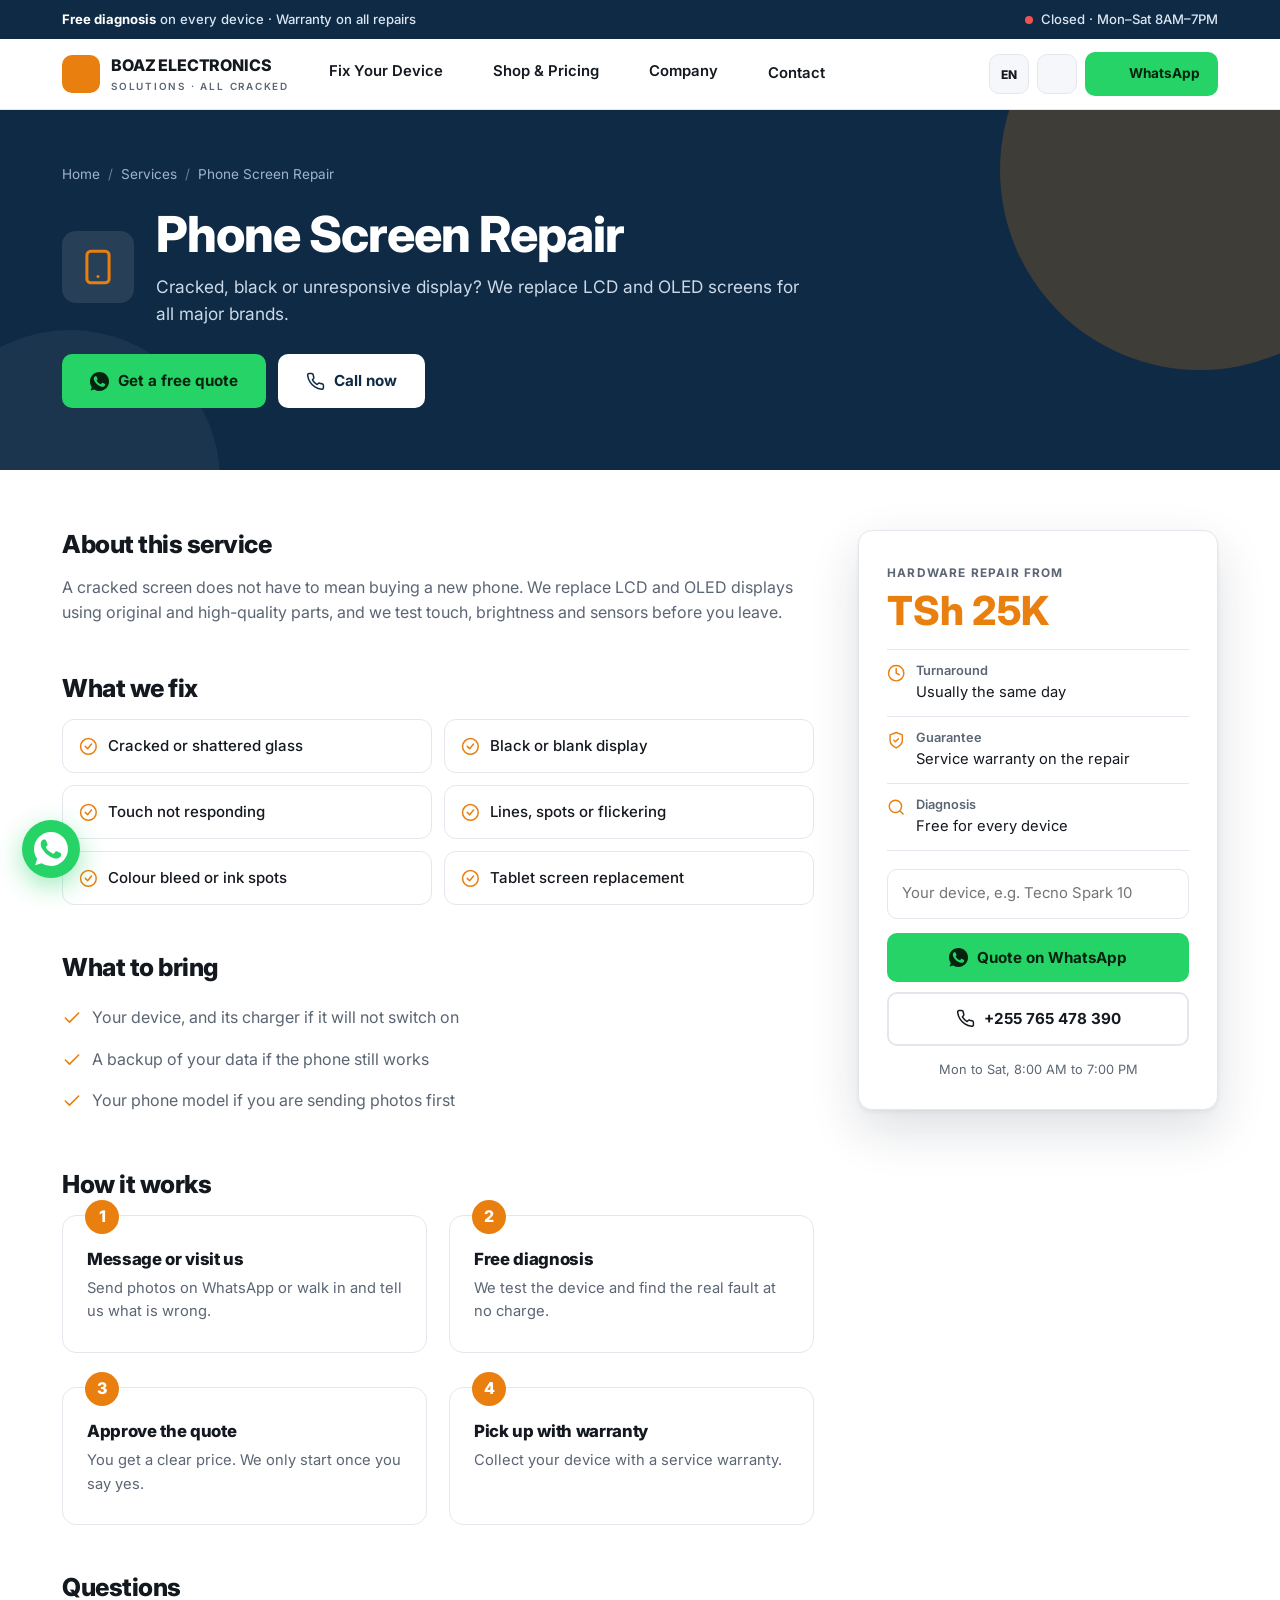
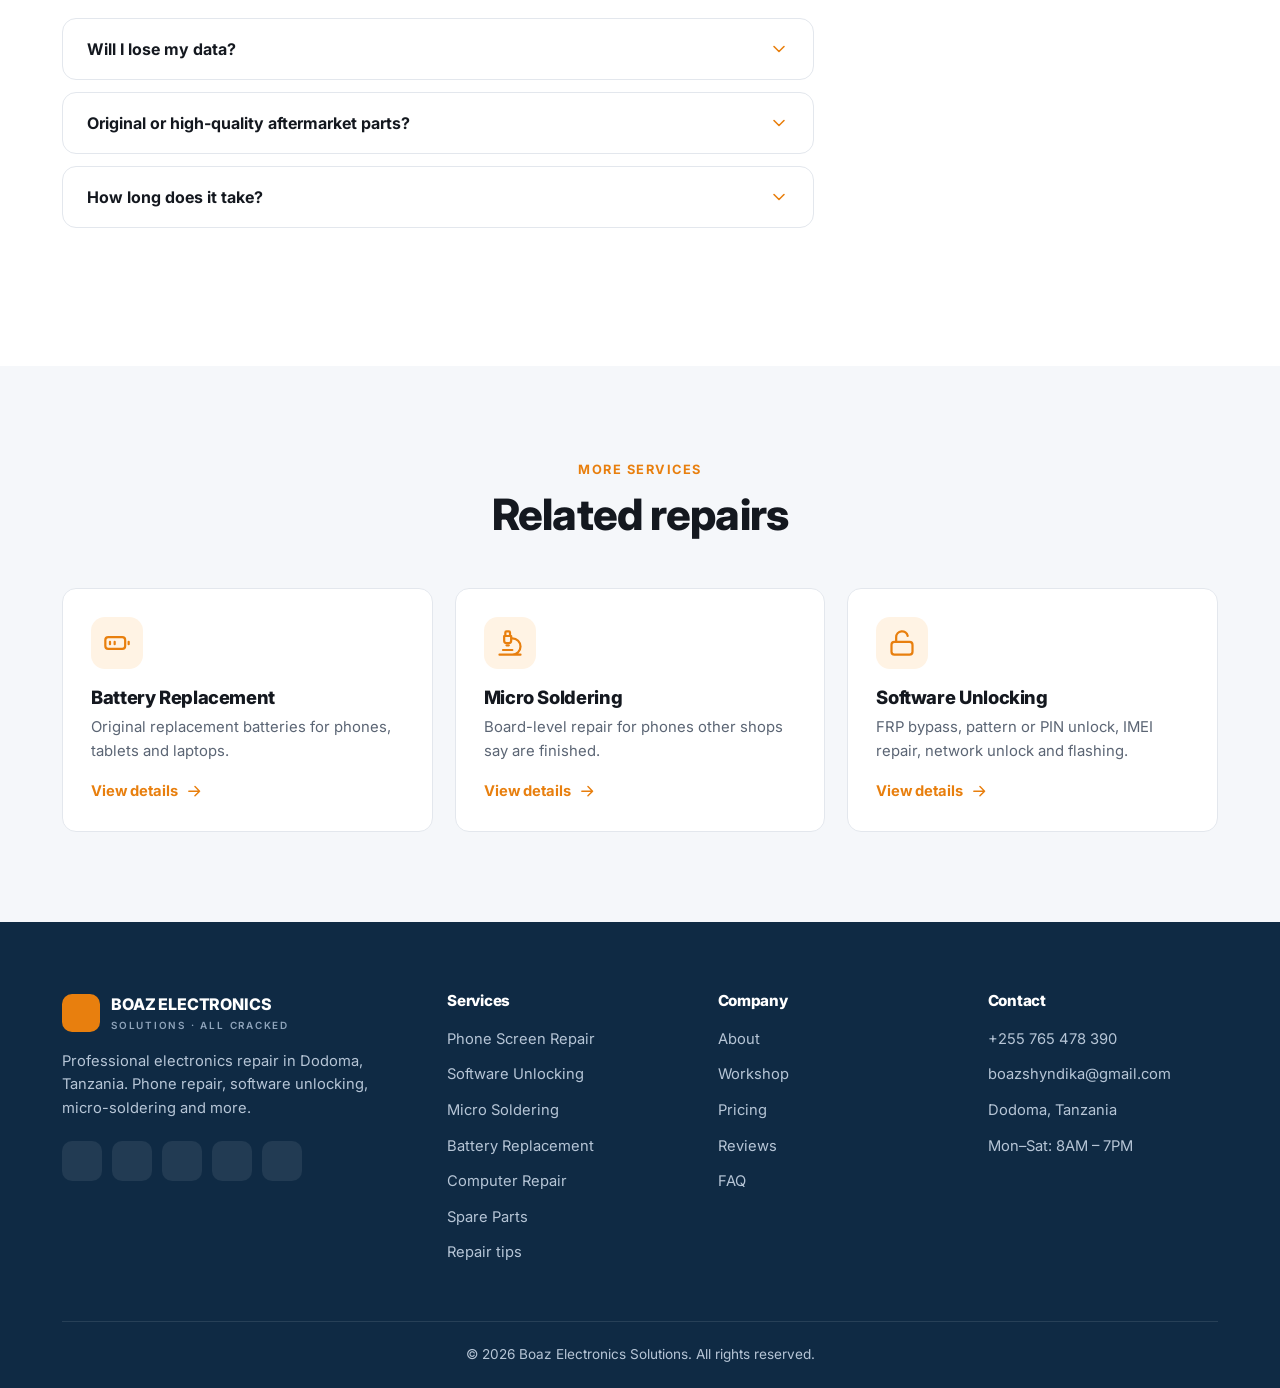
<file: screen-repair.html>
<!DOCTYPE html>
<html lang="en" data-theme="light">
<head>
<meta charset="UTF-8">
<meta name="viewport" content="width=device-width, initial-scale=1.0">
<title>Phone Screen Repair | Boaz Electronics Solutions, Dodoma</title>
<meta name="description" content="Cracked, black or unresponsive display? We replace LCD and OLED screens for all major brands.">
<meta name="theme-color" content="#0f2a44">
<link rel="preconnect" href="https://fonts.googleapis.com">
<link rel="preconnect" href="https://fonts.gstatic.com" crossorigin>
<link href="https://fonts.googleapis.com/css2?family=Inter:wght@400;500;600;700;800&display=swap" rel="stylesheet">
<link rel="stylesheet" href="style.css">
</head>
<body>
<svg width="0" height="0" style="position:absolute" aria-hidden="true"><defs>
<symbol id="i-phone" viewBox="0 0 24 24"><path d="M22 16.9v3a2 2 0 0 1-2.2 2 19.8 19.8 0 0 1-8.6-3.1 19.5 19.5 0 0 1-6-6A19.8 19.8 0 0 1 2.1 4.2 2 2 0 0 1 4.1 2h3a2 2 0 0 1 2 1.7c.1 1 .4 1.9.7 2.8a2 2 0 0 1-.5 2.1L8.1 9.9a16 16 0 0 0 6 6l1.3-1.3a2 2 0 0 1 2.1-.4c.9.3 1.8.6 2.8.7a2 2 0 0 1 1.7 2z"/></symbol>
<symbol id="i-smartphone" viewBox="0 0 24 24"><rect x="5" y="2" width="14" height="20" rx="2.5"/><path d="M12 18h.01"/></symbol>
<symbol id="i-tablet" viewBox="0 0 24 24"><rect x="4" y="2" width="16" height="20" rx="2.5"/><path d="M12 18h.01"/></symbol>
<symbol id="i-unlock" viewBox="0 0 24 24"><rect x="3" y="11" width="18" height="11" rx="2.5"/><path d="M7 11V7a5 5 0 0 1 9.9-1"/></symbol>
<symbol id="i-cpu" viewBox="0 0 24 24"><rect x="5" y="5" width="14" height="14" rx="2"/><rect x="9" y="9" width="6" height="6"/><path d="M9 2v3M15 2v3M9 19v3M15 19v3M19 9h3M19 14h3M2 9h3M2 14h3"/></symbol>
<symbol id="i-battery" viewBox="0 0 24 24"><rect x="2" y="7" width="17" height="10" rx="2.5"/><path d="M22 11v2M6 11v2M10 11v2"/></symbol>
<symbol id="i-laptop" viewBox="0 0 24 24"><rect x="4" y="4" width="16" height="12" rx="2"/><path d="M2 20h20"/></symbol>
<symbol id="i-monitor" viewBox="0 0 24 24"><rect x="2" y="3" width="20" height="14" rx="2"/><path d="M8 21h8M12 17v4"/></symbol>
<symbol id="i-tv" viewBox="0 0 24 24"><rect x="2" y="7" width="20" height="13" rx="2"/><path d="m17 2-5 5-5-5"/></symbol>
<symbol id="i-gamepad" viewBox="0 0 24 24"><rect x="2" y="6" width="20" height="12" rx="6"/><path d="M6 12h4M8 10v4M15 13h.01M18 11h.01"/></symbol>
<symbol id="i-speaker" viewBox="0 0 24 24"><rect x="5" y="2" width="14" height="20" rx="2"/><circle cx="12" cy="14" r="4"/><path d="M12 6h.01"/></symbol>
<symbol id="i-watch" viewBox="0 0 24 24"><circle cx="12" cy="12" r="6"/><path d="M12 9v3l1.5 1.5M16.5 17.7 16 22H8l-.5-4.3M7.5 6.3 8 2h8l.5 4.3"/></symbol>
<symbol id="i-bag" viewBox="0 0 24 24"><path d="M6 2 3 6v14a2 2 0 0 0 2 2h14a2 2 0 0 0 2-2V6l-3-4z"/><path d="M3 6h18"/><path d="M16 10a4 4 0 0 1-8 0"/></symbol>
<symbol id="i-shield" viewBox="0 0 24 24"><path d="M12 22s8-4 8-10V5l-8-3-8 3v7c0 6 8 10 8 10z"/><path d="m9 12 2 2 4-4"/></symbol>
<symbol id="i-clock" viewBox="0 0 24 24"><circle cx="12" cy="12" r="10"/><path d="M12 6v6l4 2"/></symbol>
<symbol id="i-zap" viewBox="0 0 24 24"><path d="M13 2 3 14h9l-1 8 10-12h-9z"/></symbol>
<symbol id="i-check" viewBox="0 0 24 24"><path d="M20 6 9 17l-5-5"/></symbol>
<symbol id="i-check-circle" viewBox="0 0 24 24"><circle cx="12" cy="12" r="10"/><path d="m8 12 3 3 5-6"/></symbol>
<symbol id="i-star" viewBox="0 0 24 24"><path d="m12 2 3.1 6.3 6.9 1-5 4.9 1.2 6.8L12 17.8 5.8 21l1.2-6.8-5-4.9 6.9-1z"/></symbol>
<symbol id="i-pin" viewBox="0 0 24 24"><path d="M20 10c0 6-8 12-8 12S4 16 4 10a8 8 0 0 1 16 0z"/><circle cx="12" cy="10" r="3"/></symbol>
<symbol id="i-mail" viewBox="0 0 24 24"><rect x="2" y="4" width="20" height="16" rx="2.5"/><path d="m22 7-10 6L2 7"/></symbol>
<symbol id="i-sun" viewBox="0 0 24 24"><circle cx="12" cy="12" r="4"/><path d="M12 2v2M12 20v2M4.9 4.9l1.4 1.4M17.7 17.7l1.4 1.4M2 12h2M20 12h2M4.9 19.1l1.4-1.4M17.7 6.3l1.4-1.4"/></symbol>
<symbol id="i-moon" viewBox="0 0 24 24"><path d="M21 12.8A9 9 0 1 1 11.2 3a7 7 0 0 0 9.8 9.8z"/></symbol>
<symbol id="i-menu" viewBox="0 0 24 24"><path d="M3 6h18M3 12h18M3 18h18"/></symbol>
<symbol id="i-x" viewBox="0 0 24 24"><path d="M18 6 6 18M6 6l12 12"/></symbol>
<symbol id="i-arrow" viewBox="0 0 24 24"><path d="M5 12h14M13 6l6 6-6 6"/></symbol>
<symbol id="i-left" viewBox="0 0 24 24"><path d="m15 18-6-6 6-6"/></symbol>
<symbol id="i-right" viewBox="0 0 24 24"><path d="m9 18 6-6-6-6"/></symbol>
<symbol id="i-down" viewBox="0 0 24 24"><path d="m6 9 6 6 6-6"/></symbol>
<symbol id="i-up" viewBox="0 0 24 24"><path d="M12 19V5M5 12l7-7 7 7"/></symbol>
<symbol id="i-micro" viewBox="0 0 24 24"><path d="M6 18h8M3 22h18M14 22a7 7 0 1 0 0-14h-1M9 14h2M9 12a2 2 0 0 1-2-2V6h6v4a2 2 0 0 1-2 2zM12 6V3a1 1 0 0 0-1-1H9a1 1 0 0 0-1 1v3"/></symbol>
<symbol id="i-award" viewBox="0 0 24 24"><circle cx="12" cy="8" r="6"/><path d="M15.5 13.5 17 22l-5-3-5 3 1.5-8.5"/></symbol>
<symbol id="i-users" viewBox="0 0 24 24"><path d="M17 21v-2a4 4 0 0 0-4-4H5a4 4 0 0 0-4 4v2"/><circle cx="9" cy="7" r="4"/><path d="M23 21v-2a4 4 0 0 0-3-3.9M16 3.1a4 4 0 0 1 0 7.8"/></symbol>
<symbol id="i-search" viewBox="0 0 24 24"><circle cx="11" cy="11" r="8"/><path d="m21 21-4.3-4.3"/></symbol>
<symbol id="i-copy" viewBox="0 0 24 24"><rect x="9" y="9" width="13" height="13" rx="2"/><path d="M5 15H4a2 2 0 0 1-2-2V4a2 2 0 0 1 2-2h9a2 2 0 0 1 2 2v1"/></symbol>
<symbol id="i-wrench" viewBox="0 0 24 24"><path d="M14.7 6.3a1 1 0 0 0 0 1.4l1.6 1.6a1 1 0 0 0 1.4 0l3.8-3.8a6 6 0 0 1-7.9 7.9l-6.9 6.9a2.1 2.1 0 0 1-3-3l6.9-6.9a6 6 0 0 1 7.9-7.9z"/></symbol>
<symbol id="i-msg" viewBox="0 0 24 24"><path d="M21 15a2 2 0 0 1-2 2H7l-4 4V5a2 2 0 0 1 2-2h14a2 2 0 0 1 2 2z"/></symbol>
<symbol id="i-book" viewBox="0 0 24 24"><path d="M4 19.5A2.5 2.5 0 0 1 6.5 17H20V3H6.5A2.5 2.5 0 0 0 4 5.5z"/><path d="M4 19.5A2.5 2.5 0 0 0 6.5 22H20v-5"/></symbol>
<symbol id="i-ig" viewBox="0 0 24 24"><rect x="2" y="2" width="20" height="20" rx="5"/><circle cx="12" cy="12" r="4"/><path d="M17.5 6.5h.01"/></symbol>
<symbol id="i-fb" viewBox="0 0 24 24"><path d="M18 2h-3a5 5 0 0 0-5 5v3H7v4h3v8h4v-8h3l1-4h-4V7a1 1 0 0 1 1-1h3z"/></symbol>
<symbol id="i-yt" viewBox="0 0 24 24"><path d="M22.5 6.5a3 3 0 0 0-2.1-2.1C18.6 4 12 4 12 4s-6.6 0-8.4.4A3 3 0 0 0 1.5 6.5 31 31 0 0 0 1 12a31 31 0 0 0 .5 5.5 3 3 0 0 0 2.1 2.1C5.4 20 12 20 12 20s6.6 0 8.4-.4a3 3 0 0 0 2.1-2.1A31 31 0 0 0 23 12a31 31 0 0 0-.5-5.5z"/><path d="m10 15 5-3-5-3z"/></symbol>
<symbol id="i-tt" viewBox="0 0 24 24"><path d="M9 12a4 4 0 1 0 4 4V3a5 5 0 0 0 5 5"/></symbol>
<symbol id="i-wa" viewBox="0 0 32 32"><path d="M16.004 0h-.008C7.174 0 0 7.176 0 16c0 3.5 1.128 6.744 3.046 9.378L1.054 31.29l6.124-1.958A15.9 15.9 0 0 0 16.004 32C24.826 32 32 24.822 32 16S24.826 0 16.004 0zm9.342 22.616c-.392 1.106-1.942 2.024-3.194 2.292-.856.182-1.974.326-5.738-1.234-4.818-1.994-7.916-6.882-8.158-7.202-.232-.32-1.942-2.586-1.942-4.932s1.23-3.498 1.666-3.976c.436-.478.952-.598 1.268-.598.316 0 .632.002.908.016.292.016.682-.11 1.068.814.392.952 1.338 3.266 1.456 3.502.118.236.198.51.04.826-.158.316-.236.514-.474.79-.236.278-.498.62-.71.832-.238.236-.486.492-.208.966.276.474 1.23 2.028 2.642 3.286 1.816 1.618 3.348 2.122 3.822 2.358.474.236.752.198 1.028-.118.278-.316 1.184-1.382 1.5-1.858.316-.478.632-.394 1.068-.236.436.158 2.748 1.296 3.222 1.532.474.236.79.354.908.55.118.198.118 1.146-.274 2.252z"/></symbol>
</defs></svg>
<div id="progress"></div>
<!-- PROMO BAR -->
<div class="promo">
  <div class="container">
    <div><b>Free diagnosis</b> on every device<span class="hide-s"> · Warranty on all repairs</span></div>
    <div class="status"><span class="dot" id="openDot"></span><span id="openText">Checking hours…</span></div>
  </div>
</div>


<header class="site">
  <div class="container hdr">
    <a href="index.html#home" class="brand">
      <span class="brand-mark"><svg class="i"><use href="index.html#i-cpu"/></svg></span>
      <span>BOAZ ELECTRONICS<small>Solutions · All Cracked</small></span>
    </a>
    <ul class="nav" id="nav">
      <li class="has-menu">
        <button type="button">Fix Your Device <svg class="i"><use href="index.html#i-down"/></svg></button>
        <div class="menu">
          <a href="index.html#devices"><b>Repair by Device</b><span>Phones, tablets, laptops, TVs and more.</span></a>
          <a href="index.html#services"><b>All Services</b><span>Screens, unlocking, micro-soldering, batteries.</span></a>
          <a href="index.html#how"><b>How It Works</b><span>From free diagnosis to warranty pickup.</span></a>
          <a href="tips.html"><b>Repair Tips</b><span>What to do before you bring it in.</span></a>
        </div>
      </li>
      <li class="has-menu">
        <button type="button">Shop &amp; Pricing <svg class="i"><use href="index.html#i-down"/></svg></button>
        <div class="menu">
          <a href="index.html#pricing"><b>Service Pricing</b><span>Transparent starting prices.</span></a>
          <a href="spare-parts.html"><b>Spare Parts</b><span>Screens, batteries, chargers, cases.</span></a>
        </div>
      </li>
      <li class="has-menu">
        <button type="button">Company <svg class="i"><use href="index.html#i-down"/></svg></button>
        <div class="menu">
          <a href="index.html#about"><b>About Boaz</b><span>8+ years fixing devices in Dodoma.</span></a>
          <a href="index.html#gallery"><b>Our Workshop</b><span>Inside the shop.</span></a>
          <a href="index.html#reviews"><b>Customer Reviews</b><span>What Dodoma says about us.</span></a>
          <a href="index.html#faq"><b>FAQ</b><span>Quick answers.</span></a>
        </div>
      </li>
      <li><a href="index.html#contact" data-i18n="nav_contact">Contact</a></li>
    </ul>
    <div class="hdr-actions">
      <button class="icon-btn" id="langBtn" aria-label="Switch language" title="English / Kiswahili">EN</button>
      <button class="icon-btn" id="themeBtn" aria-label="Toggle theme"><svg class="i sun"><use href="index.html#i-sun"/></svg><svg class="i moon"><use href="index.html#i-moon"/></svg></button>
      <a class="btn btn-wa btn-sm hdr-cta" href="https://wa.me/255765478390" target="_blank" rel="noopener"><svg class="i fill"><use href="index.html#i-wa"/></svg>WhatsApp</a>
      <button class="icon-btn burger" id="burger" aria-label="Menu"><svg class="i"><use href="index.html#i-menu"/></svg></button>
    </div>
  </div>
</header>
<section class="page-hero">
  <div class="container">
    <div class="crumbs"><a href="index.html">Home</a><span>/</span><a href="index.html#services">Services</a><span>/</span>Phone Screen Repair</div>
    <div class="ph"><div class="ico"><svg class="i"><use href="#i-smartphone"/></svg></div><div><h1>Phone Screen Repair</h1><p>Cracked, black or unresponsive display? We replace LCD and OLED screens for all major brands.</p></div></div>
    <div class="actions"><a class="btn btn-wa" href="https://wa.me/255765478390?text=Hello%20Boaz%20Electronics,%20I%20need%20phone%20screen%20repair." target="_blank" rel="noopener"><svg class="i fill"><use href="#i-wa"/></svg>Get a free quote</a><a class="btn btn-light" href="tel:+255765478390"><svg class="i"><use href="#i-phone"/></svg>Call now</a></div>
  </div>
</section>
<section style="padding:60px 0 90px">
  <div class="container page-grid">
    <div>
      <div class="block"><h2>About this service</h2><p>A cracked screen does not have to mean buying a new phone. We replace LCD and OLED displays using original and high-quality parts, and we test touch, brightness and sensors before you leave.</p></div>
      <div class="block"><h2>What we fix</h2><div class="fix-grid"><div class="fix"><svg class="i"><use href="#i-check-circle"/></svg><span>Cracked or shattered glass</span></div><div class="fix"><svg class="i"><use href="#i-check-circle"/></svg><span>Black or blank display</span></div><div class="fix"><svg class="i"><use href="#i-check-circle"/></svg><span>Touch not responding</span></div><div class="fix"><svg class="i"><use href="#i-check-circle"/></svg><span>Lines, spots or flickering</span></div><div class="fix"><svg class="i"><use href="#i-check-circle"/></svg><span>Colour bleed or ink spots</span></div><div class="fix"><svg class="i"><use href="#i-check-circle"/></svg><span>Tablet screen replacement</span></div></div></div>
      <div class="block"><h2>What to bring</h2><ul class="plain"><li><svg class="i"><use href="#i-check"/></svg><span>Your device, and its charger if it will not switch on</span></li><li><svg class="i"><use href="#i-check"/></svg><span>A backup of your data if the phone still works</span></li><li><svg class="i"><use href="#i-check"/></svg><span>Your phone model if you are sending photos first</span></li></ul></div>
      <div class="block"><h2>How it works</h2><div class="steps"><div class="step"><h4>Message or visit us</h4><p>Send photos on WhatsApp or walk in and tell us what is wrong.</p></div><div class="step"><h4>Free diagnosis</h4><p>We test the device and find the real fault at no charge.</p></div><div class="step"><h4>Approve the quote</h4><p>You get a clear price. We only start once you say yes.</p></div><div class="step"><h4>Pick up with warranty</h4><p>Collect your device with a service warranty.</p></div></div></div>
      <div class="block"><h2>Questions</h2><div class="faq" style="margin:0"><div class="faq-item"><button class="faq-q">Will I lose my data?<svg class="i"><use href="#i-down"/></svg></button><div class="faq-a"><p>No. Replacing a screen does not touch your data.</p></div></div><div class="faq-item"><button class="faq-q">Original or high-quality aftermarket parts?<svg class="i"><use href="#i-down"/></svg></button><div class="faq-a"><p>We use original and high-quality parts. Ask us what is available for your model and the price difference.</p></div></div><div class="faq-item"><button class="faq-q">How long does it take?<svg class="i"><use href="#i-down"/></svg></button><div class="faq-a"><p>Most screen replacements are done the same day. We will give you a time when we quote.</p></div></div></div></div>
    </div>
    <aside class="side">
      <small class="k">Hardware repair from</small>
      <div class="amt">TSh 25K</div>
      <ul class="facts">
        <li><svg class="i"><use href="#i-clock"/></svg><div><b>Turnaround</b>Usually the same day</div></li>
        <li><svg class="i"><use href="#i-shield"/></svg><div><b>Guarantee</b>Service warranty on the repair</div></li>
        <li><svg class="i"><use href="#i-search"/></svg><div><b>Diagnosis</b>Free for every device</div></li>
      </ul>
      <form id="estimate" data-topic="I need phone screen repair.">
        <input id="estDevice" type="text" placeholder="Your device, e.g. Tecno Spark 10" aria-label="Your device">
        <button class="btn btn-wa" type="submit"><svg class="i fill"><use href="#i-wa"/></svg>Quote on WhatsApp</button>
      </form>
      <a class="btn btn-outline" style="width:100%;margin-top:10px" href="tel:+255765478390"><svg class="i"><use href="#i-phone"/></svg>+255 765 478 390</a>
      <div class="hours">Mon to Sat, 8:00 AM to 7:00 PM</div>
    </aside>
  </div>
</section>
<section class="alt">
  <div class="container">
    <div class="sec-head"><span class="eyebrow">More services</span><h2>Related repairs</h2></div>
    <div class="grid-3"><article class="card"><div class="ico"><svg class="i"><use href="#i-battery"/></svg></div><h3>Battery Replacement</h3><p>Original replacement batteries for phones, tablets and laptops.</p><a class="link" href="battery-replacement.html">View details <svg class="i"><use href="#i-arrow"/></svg></a></article><article class="card"><div class="ico"><svg class="i"><use href="#i-micro"/></svg></div><h3>Micro Soldering</h3><p>Board-level repair for phones other shops say are finished.</p><a class="link" href="micro-soldering.html">View details <svg class="i"><use href="#i-arrow"/></svg></a></article><article class="card"><div class="ico"><svg class="i"><use href="#i-unlock"/></svg></div><h3>Software Unlocking</h3><p>FRP bypass, pattern or PIN unlock, IMEI repair, network unlock and flashing.</p><a class="link" href="software-unlocking.html">View details <svg class="i"><use href="#i-arrow"/></svg></a></article></div>
  </div>
</section>

<footer>
  <div class="container">
    <div class="foot-grid">
      <div>
        <a href="index.html#home" class="brand"><span class="brand-mark"><svg class="i"><use href="index.html#i-cpu"/></svg></span><span>BOAZ ELECTRONICS<small>Solutions · All Cracked</small></span></a>
        <p>Professional electronics repair in Dodoma, Tanzania. Phone repair, software unlocking, micro-soldering and more.</p>
        <div class="foot-soc">
          <a class="icon-btn" href="https://wa.me/255765478390" target="_blank" rel="noopener" aria-label="WhatsApp"><svg class="i fill"><use href="index.html#i-wa"/></svg></a>
          <a class="icon-btn" href="https://instagram.com/boaz_electronicz" target="_blank" rel="noopener" aria-label="Instagram"><svg class="i"><use href="index.html#i-ig"/></svg></a>
          <a class="icon-btn" href="https://facebook.com/boazelectronics" target="_blank" rel="noopener" aria-label="Facebook"><svg class="i"><use href="index.html#i-fb"/></svg></a>
          <a class="icon-btn" href="https://youtube.com/@boazelectronics" target="_blank" rel="noopener" aria-label="YouTube"><svg class="i"><use href="index.html#i-yt"/></svg></a>
          <a class="icon-btn" href="https://tiktok.com/@boazelectronics" target="_blank" rel="noopener" aria-label="TikTok"><svg class="i"><use href="index.html#i-tt"/></svg></a>
        </div>
      </div>
      <div><h4>Services</h4><ul><li><a href="screen-repair.html">Phone Screen Repair</a></li><li><a href="software-unlocking.html">Software Unlocking</a></li><li><a href="micro-soldering.html">Micro Soldering</a></li><li><a href="battery-replacement.html">Battery Replacement</a></li><li><a href="computer-repair.html">Computer Repair</a></li><li><a href="spare-parts.html">Spare Parts</a></li><li><a href="tips.html">Repair tips</a></li></ul></div>
      <div><h4>Company</h4><ul><li><a href="index.html#about">About</a></li><li><a href="index.html#gallery">Workshop</a></li><li><a href="index.html#pricing">Pricing</a></li><li><a href="index.html#reviews">Reviews</a></li><li><a href="index.html#faq">FAQ</a></li></ul></div>
      <div><h4>Contact</h4><ul><li><a href="tel:+255765478390">+255 765 478 390</a></li><li><a href="mailto:boazshyndika@gmail.com">boazshyndika@gmail.com</a></li><li><a href="index.html#contact">Dodoma, Tanzania</a></li><li><a href="index.html#contact">Mon–Sat: 8AM – 7PM</a></li></ul></div>
    </div>
    <div class="foot-bottom">© <span id="year"></span> Boaz Electronics Solutions. All rights reserved.</div>
  </div>
</footer>
<a class="wa-float" href="https://wa.me/255765478390?text=Hello%20Boaz%20Electronics,%20I%20need%20help%20with%20my%20device." target="_blank" rel="noopener" aria-label="Chat on WhatsApp"><svg class="i fill"><use href="#i-wa"/></svg></a>
<button class="icon-btn to-top" id="toTop" aria-label="Back to top"><svg class="i"><use href="#i-up"/></svg></button>
<div class="toast" id="toast"></div>


<script src="main.js" defer></script>
</body>
</html>
</file>
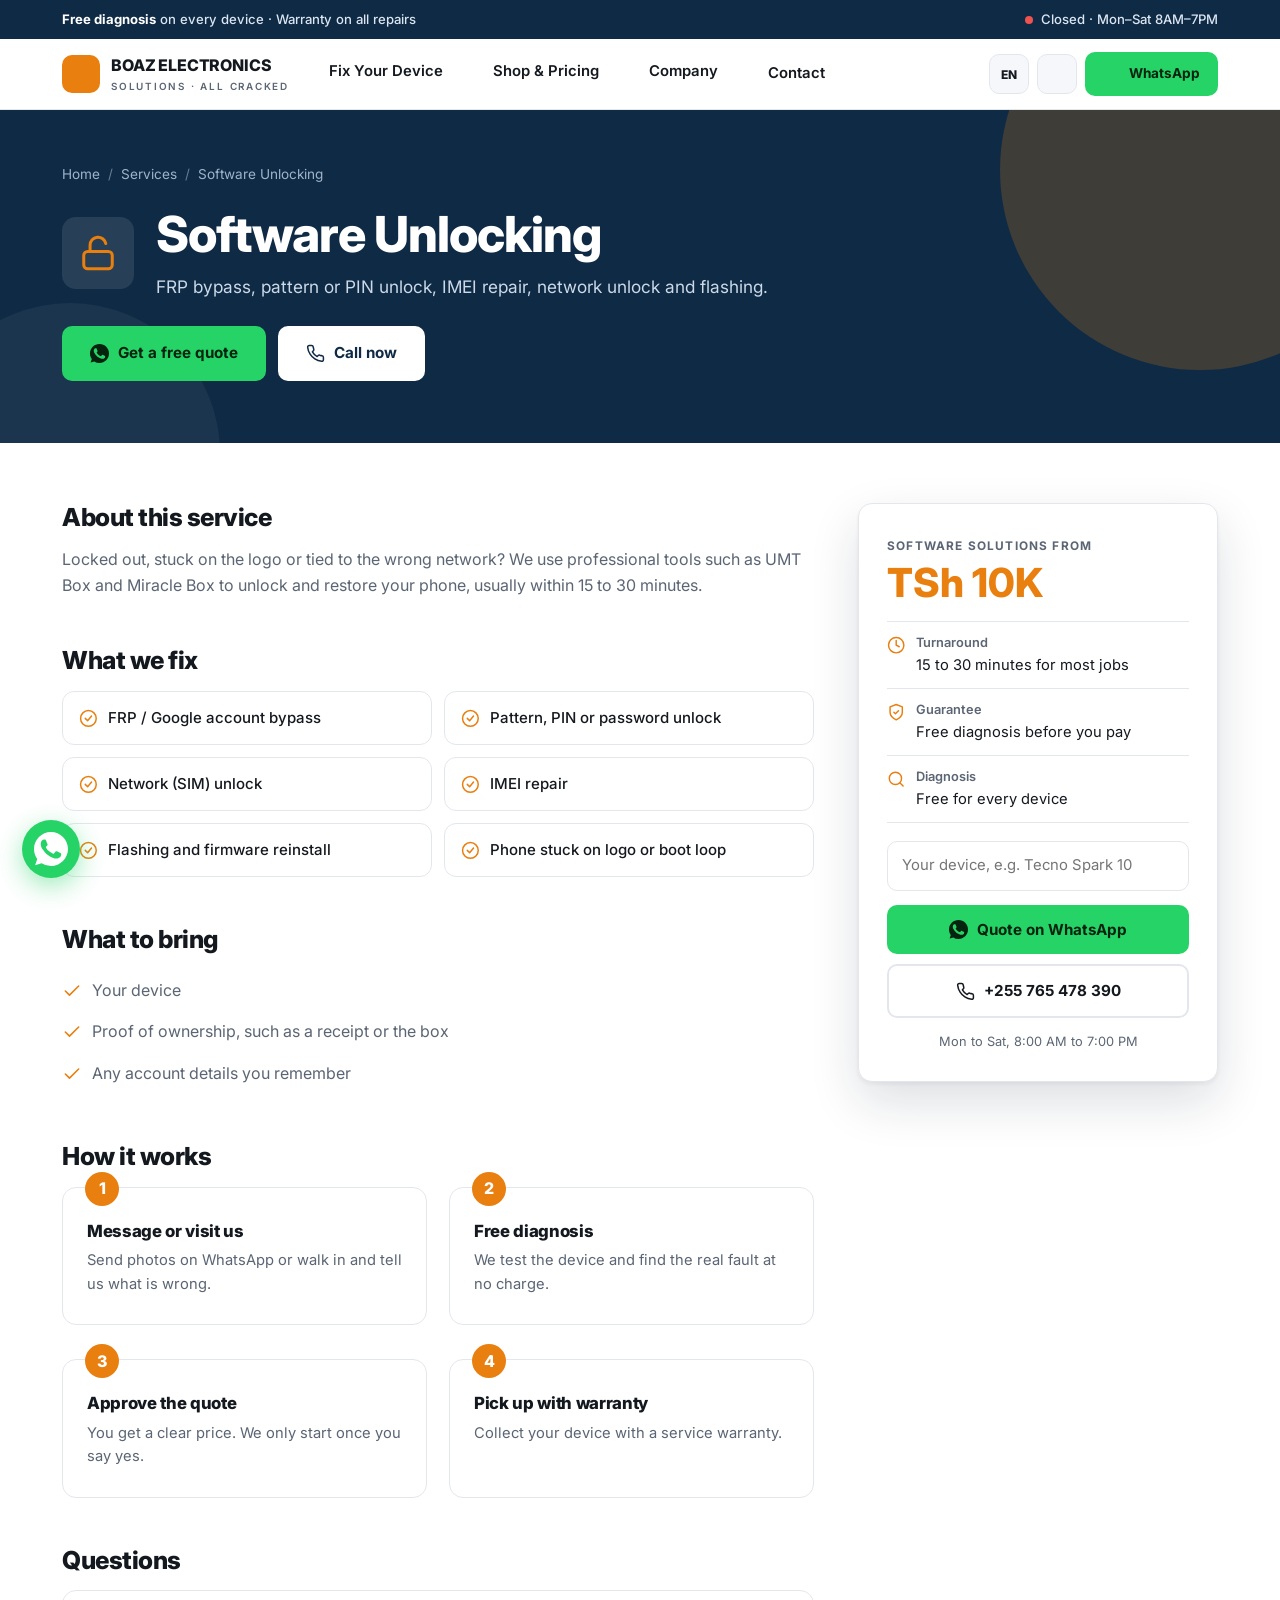
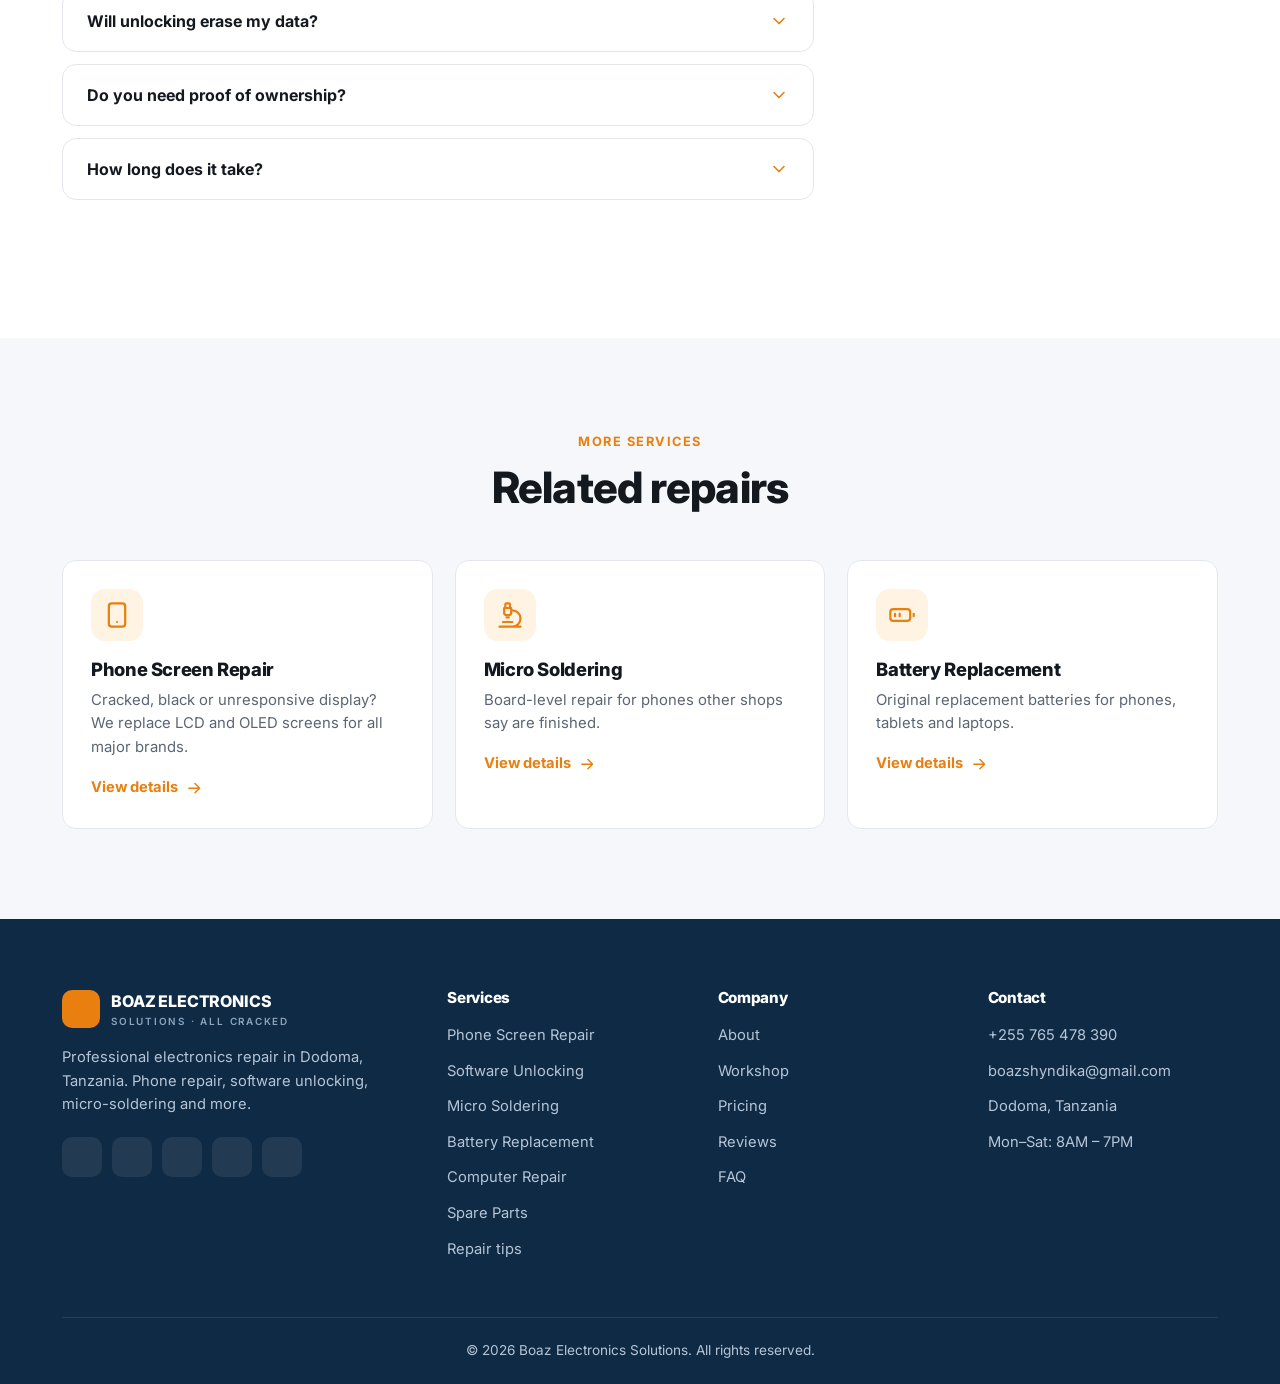
<file: software-unlocking.html>
<!DOCTYPE html>
<html lang="en" data-theme="light">
<head>
<meta charset="UTF-8">
<meta name="viewport" content="width=device-width, initial-scale=1.0">
<title>Software Unlocking | Boaz Electronics Solutions, Dodoma</title>
<meta name="description" content="FRP bypass, pattern or PIN unlock, IMEI repair, network unlock and flashing.">
<meta name="theme-color" content="#0f2a44">
<link rel="preconnect" href="https://fonts.googleapis.com">
<link rel="preconnect" href="https://fonts.gstatic.com" crossorigin>
<link href="https://fonts.googleapis.com/css2?family=Inter:wght@400;500;600;700;800&display=swap" rel="stylesheet">
<link rel="stylesheet" href="style.css">
</head>
<body>
<svg width="0" height="0" style="position:absolute" aria-hidden="true"><defs>
<symbol id="i-phone" viewBox="0 0 24 24"><path d="M22 16.9v3a2 2 0 0 1-2.2 2 19.8 19.8 0 0 1-8.6-3.1 19.5 19.5 0 0 1-6-6A19.8 19.8 0 0 1 2.1 4.2 2 2 0 0 1 4.1 2h3a2 2 0 0 1 2 1.7c.1 1 .4 1.9.7 2.8a2 2 0 0 1-.5 2.1L8.1 9.9a16 16 0 0 0 6 6l1.3-1.3a2 2 0 0 1 2.1-.4c.9.3 1.8.6 2.8.7a2 2 0 0 1 1.7 2z"/></symbol>
<symbol id="i-smartphone" viewBox="0 0 24 24"><rect x="5" y="2" width="14" height="20" rx="2.5"/><path d="M12 18h.01"/></symbol>
<symbol id="i-tablet" viewBox="0 0 24 24"><rect x="4" y="2" width="16" height="20" rx="2.5"/><path d="M12 18h.01"/></symbol>
<symbol id="i-unlock" viewBox="0 0 24 24"><rect x="3" y="11" width="18" height="11" rx="2.5"/><path d="M7 11V7a5 5 0 0 1 9.9-1"/></symbol>
<symbol id="i-cpu" viewBox="0 0 24 24"><rect x="5" y="5" width="14" height="14" rx="2"/><rect x="9" y="9" width="6" height="6"/><path d="M9 2v3M15 2v3M9 19v3M15 19v3M19 9h3M19 14h3M2 9h3M2 14h3"/></symbol>
<symbol id="i-battery" viewBox="0 0 24 24"><rect x="2" y="7" width="17" height="10" rx="2.5"/><path d="M22 11v2M6 11v2M10 11v2"/></symbol>
<symbol id="i-laptop" viewBox="0 0 24 24"><rect x="4" y="4" width="16" height="12" rx="2"/><path d="M2 20h20"/></symbol>
<symbol id="i-monitor" viewBox="0 0 24 24"><rect x="2" y="3" width="20" height="14" rx="2"/><path d="M8 21h8M12 17v4"/></symbol>
<symbol id="i-tv" viewBox="0 0 24 24"><rect x="2" y="7" width="20" height="13" rx="2"/><path d="m17 2-5 5-5-5"/></symbol>
<symbol id="i-gamepad" viewBox="0 0 24 24"><rect x="2" y="6" width="20" height="12" rx="6"/><path d="M6 12h4M8 10v4M15 13h.01M18 11h.01"/></symbol>
<symbol id="i-speaker" viewBox="0 0 24 24"><rect x="5" y="2" width="14" height="20" rx="2"/><circle cx="12" cy="14" r="4"/><path d="M12 6h.01"/></symbol>
<symbol id="i-watch" viewBox="0 0 24 24"><circle cx="12" cy="12" r="6"/><path d="M12 9v3l1.5 1.5M16.5 17.7 16 22H8l-.5-4.3M7.5 6.3 8 2h8l.5 4.3"/></symbol>
<symbol id="i-bag" viewBox="0 0 24 24"><path d="M6 2 3 6v14a2 2 0 0 0 2 2h14a2 2 0 0 0 2-2V6l-3-4z"/><path d="M3 6h18"/><path d="M16 10a4 4 0 0 1-8 0"/></symbol>
<symbol id="i-shield" viewBox="0 0 24 24"><path d="M12 22s8-4 8-10V5l-8-3-8 3v7c0 6 8 10 8 10z"/><path d="m9 12 2 2 4-4"/></symbol>
<symbol id="i-clock" viewBox="0 0 24 24"><circle cx="12" cy="12" r="10"/><path d="M12 6v6l4 2"/></symbol>
<symbol id="i-zap" viewBox="0 0 24 24"><path d="M13 2 3 14h9l-1 8 10-12h-9z"/></symbol>
<symbol id="i-check" viewBox="0 0 24 24"><path d="M20 6 9 17l-5-5"/></symbol>
<symbol id="i-check-circle" viewBox="0 0 24 24"><circle cx="12" cy="12" r="10"/><path d="m8 12 3 3 5-6"/></symbol>
<symbol id="i-star" viewBox="0 0 24 24"><path d="m12 2 3.1 6.3 6.9 1-5 4.9 1.2 6.8L12 17.8 5.8 21l1.2-6.8-5-4.9 6.9-1z"/></symbol>
<symbol id="i-pin" viewBox="0 0 24 24"><path d="M20 10c0 6-8 12-8 12S4 16 4 10a8 8 0 0 1 16 0z"/><circle cx="12" cy="10" r="3"/></symbol>
<symbol id="i-mail" viewBox="0 0 24 24"><rect x="2" y="4" width="20" height="16" rx="2.5"/><path d="m22 7-10 6L2 7"/></symbol>
<symbol id="i-sun" viewBox="0 0 24 24"><circle cx="12" cy="12" r="4"/><path d="M12 2v2M12 20v2M4.9 4.9l1.4 1.4M17.7 17.7l1.4 1.4M2 12h2M20 12h2M4.9 19.1l1.4-1.4M17.7 6.3l1.4-1.4"/></symbol>
<symbol id="i-moon" viewBox="0 0 24 24"><path d="M21 12.8A9 9 0 1 1 11.2 3a7 7 0 0 0 9.8 9.8z"/></symbol>
<symbol id="i-menu" viewBox="0 0 24 24"><path d="M3 6h18M3 12h18M3 18h18"/></symbol>
<symbol id="i-x" viewBox="0 0 24 24"><path d="M18 6 6 18M6 6l12 12"/></symbol>
<symbol id="i-arrow" viewBox="0 0 24 24"><path d="M5 12h14M13 6l6 6-6 6"/></symbol>
<symbol id="i-left" viewBox="0 0 24 24"><path d="m15 18-6-6 6-6"/></symbol>
<symbol id="i-right" viewBox="0 0 24 24"><path d="m9 18 6-6-6-6"/></symbol>
<symbol id="i-down" viewBox="0 0 24 24"><path d="m6 9 6 6 6-6"/></symbol>
<symbol id="i-up" viewBox="0 0 24 24"><path d="M12 19V5M5 12l7-7 7 7"/></symbol>
<symbol id="i-micro" viewBox="0 0 24 24"><path d="M6 18h8M3 22h18M14 22a7 7 0 1 0 0-14h-1M9 14h2M9 12a2 2 0 0 1-2-2V6h6v4a2 2 0 0 1-2 2zM12 6V3a1 1 0 0 0-1-1H9a1 1 0 0 0-1 1v3"/></symbol>
<symbol id="i-award" viewBox="0 0 24 24"><circle cx="12" cy="8" r="6"/><path d="M15.5 13.5 17 22l-5-3-5 3 1.5-8.5"/></symbol>
<symbol id="i-users" viewBox="0 0 24 24"><path d="M17 21v-2a4 4 0 0 0-4-4H5a4 4 0 0 0-4 4v2"/><circle cx="9" cy="7" r="4"/><path d="M23 21v-2a4 4 0 0 0-3-3.9M16 3.1a4 4 0 0 1 0 7.8"/></symbol>
<symbol id="i-search" viewBox="0 0 24 24"><circle cx="11" cy="11" r="8"/><path d="m21 21-4.3-4.3"/></symbol>
<symbol id="i-copy" viewBox="0 0 24 24"><rect x="9" y="9" width="13" height="13" rx="2"/><path d="M5 15H4a2 2 0 0 1-2-2V4a2 2 0 0 1 2-2h9a2 2 0 0 1 2 2v1"/></symbol>
<symbol id="i-wrench" viewBox="0 0 24 24"><path d="M14.7 6.3a1 1 0 0 0 0 1.4l1.6 1.6a1 1 0 0 0 1.4 0l3.8-3.8a6 6 0 0 1-7.9 7.9l-6.9 6.9a2.1 2.1 0 0 1-3-3l6.9-6.9a6 6 0 0 1 7.9-7.9z"/></symbol>
<symbol id="i-msg" viewBox="0 0 24 24"><path d="M21 15a2 2 0 0 1-2 2H7l-4 4V5a2 2 0 0 1 2-2h14a2 2 0 0 1 2 2z"/></symbol>
<symbol id="i-book" viewBox="0 0 24 24"><path d="M4 19.5A2.5 2.5 0 0 1 6.5 17H20V3H6.5A2.5 2.5 0 0 0 4 5.5z"/><path d="M4 19.5A2.5 2.5 0 0 0 6.5 22H20v-5"/></symbol>
<symbol id="i-ig" viewBox="0 0 24 24"><rect x="2" y="2" width="20" height="20" rx="5"/><circle cx="12" cy="12" r="4"/><path d="M17.5 6.5h.01"/></symbol>
<symbol id="i-fb" viewBox="0 0 24 24"><path d="M18 2h-3a5 5 0 0 0-5 5v3H7v4h3v8h4v-8h3l1-4h-4V7a1 1 0 0 1 1-1h3z"/></symbol>
<symbol id="i-yt" viewBox="0 0 24 24"><path d="M22.5 6.5a3 3 0 0 0-2.1-2.1C18.6 4 12 4 12 4s-6.6 0-8.4.4A3 3 0 0 0 1.5 6.5 31 31 0 0 0 1 12a31 31 0 0 0 .5 5.5 3 3 0 0 0 2.1 2.1C5.4 20 12 20 12 20s6.6 0 8.4-.4a3 3 0 0 0 2.1-2.1A31 31 0 0 0 23 12a31 31 0 0 0-.5-5.5z"/><path d="m10 15 5-3-5-3z"/></symbol>
<symbol id="i-tt" viewBox="0 0 24 24"><path d="M9 12a4 4 0 1 0 4 4V3a5 5 0 0 0 5 5"/></symbol>
<symbol id="i-wa" viewBox="0 0 32 32"><path d="M16.004 0h-.008C7.174 0 0 7.176 0 16c0 3.5 1.128 6.744 3.046 9.378L1.054 31.29l6.124-1.958A15.9 15.9 0 0 0 16.004 32C24.826 32 32 24.822 32 16S24.826 0 16.004 0zm9.342 22.616c-.392 1.106-1.942 2.024-3.194 2.292-.856.182-1.974.326-5.738-1.234-4.818-1.994-7.916-6.882-8.158-7.202-.232-.32-1.942-2.586-1.942-4.932s1.23-3.498 1.666-3.976c.436-.478.952-.598 1.268-.598.316 0 .632.002.908.016.292.016.682-.11 1.068.814.392.952 1.338 3.266 1.456 3.502.118.236.198.51.04.826-.158.316-.236.514-.474.79-.236.278-.498.62-.71.832-.238.236-.486.492-.208.966.276.474 1.23 2.028 2.642 3.286 1.816 1.618 3.348 2.122 3.822 2.358.474.236.752.198 1.028-.118.278-.316 1.184-1.382 1.5-1.858.316-.478.632-.394 1.068-.236.436.158 2.748 1.296 3.222 1.532.474.236.79.354.908.55.118.198.118 1.146-.274 2.252z"/></symbol>
</defs></svg>
<div id="progress"></div>
<!-- PROMO BAR -->
<div class="promo">
  <div class="container">
    <div><b>Free diagnosis</b> on every device<span class="hide-s"> · Warranty on all repairs</span></div>
    <div class="status"><span class="dot" id="openDot"></span><span id="openText">Checking hours…</span></div>
  </div>
</div>


<header class="site">
  <div class="container hdr">
    <a href="index.html#home" class="brand">
      <span class="brand-mark"><svg class="i"><use href="index.html#i-cpu"/></svg></span>
      <span>BOAZ ELECTRONICS<small>Solutions · All Cracked</small></span>
    </a>
    <ul class="nav" id="nav">
      <li class="has-menu">
        <button type="button">Fix Your Device <svg class="i"><use href="index.html#i-down"/></svg></button>
        <div class="menu">
          <a href="index.html#devices"><b>Repair by Device</b><span>Phones, tablets, laptops, TVs and more.</span></a>
          <a href="index.html#services"><b>All Services</b><span>Screens, unlocking, micro-soldering, batteries.</span></a>
          <a href="index.html#how"><b>How It Works</b><span>From free diagnosis to warranty pickup.</span></a>
          <a href="tips.html"><b>Repair Tips</b><span>What to do before you bring it in.</span></a>
        </div>
      </li>
      <li class="has-menu">
        <button type="button">Shop &amp; Pricing <svg class="i"><use href="index.html#i-down"/></svg></button>
        <div class="menu">
          <a href="index.html#pricing"><b>Service Pricing</b><span>Transparent starting prices.</span></a>
          <a href="spare-parts.html"><b>Spare Parts</b><span>Screens, batteries, chargers, cases.</span></a>
        </div>
      </li>
      <li class="has-menu">
        <button type="button">Company <svg class="i"><use href="index.html#i-down"/></svg></button>
        <div class="menu">
          <a href="index.html#about"><b>About Boaz</b><span>8+ years fixing devices in Dodoma.</span></a>
          <a href="index.html#gallery"><b>Our Workshop</b><span>Inside the shop.</span></a>
          <a href="index.html#reviews"><b>Customer Reviews</b><span>What Dodoma says about us.</span></a>
          <a href="index.html#faq"><b>FAQ</b><span>Quick answers.</span></a>
        </div>
      </li>
      <li><a href="index.html#contact" data-i18n="nav_contact">Contact</a></li>
    </ul>
    <div class="hdr-actions">
      <button class="icon-btn" id="langBtn" aria-label="Switch language" title="English / Kiswahili">EN</button>
      <button class="icon-btn" id="themeBtn" aria-label="Toggle theme"><svg class="i sun"><use href="index.html#i-sun"/></svg><svg class="i moon"><use href="index.html#i-moon"/></svg></button>
      <a class="btn btn-wa btn-sm hdr-cta" href="https://wa.me/255765478390" target="_blank" rel="noopener"><svg class="i fill"><use href="index.html#i-wa"/></svg>WhatsApp</a>
      <button class="icon-btn burger" id="burger" aria-label="Menu"><svg class="i"><use href="index.html#i-menu"/></svg></button>
    </div>
  </div>
</header>
<section class="page-hero">
  <div class="container">
    <div class="crumbs"><a href="index.html">Home</a><span>/</span><a href="index.html#services">Services</a><span>/</span>Software Unlocking</div>
    <div class="ph"><div class="ico"><svg class="i"><use href="#i-unlock"/></svg></div><div><h1>Software Unlocking</h1><p>FRP bypass, pattern or PIN unlock, IMEI repair, network unlock and flashing.</p></div></div>
    <div class="actions"><a class="btn btn-wa" href="https://wa.me/255765478390?text=Hello%20Boaz%20Electronics,%20I%20need%20software%20unlocking." target="_blank" rel="noopener"><svg class="i fill"><use href="#i-wa"/></svg>Get a free quote</a><a class="btn btn-light" href="tel:+255765478390"><svg class="i"><use href="#i-phone"/></svg>Call now</a></div>
  </div>
</section>
<section style="padding:60px 0 90px">
  <div class="container page-grid">
    <div>
      <div class="block"><h2>About this service</h2><p>Locked out, stuck on the logo or tied to the wrong network? We use professional tools such as UMT Box and Miracle Box to unlock and restore your phone, usually within 15 to 30 minutes.</p></div>
      <div class="block"><h2>What we fix</h2><div class="fix-grid"><div class="fix"><svg class="i"><use href="#i-check-circle"/></svg><span>FRP / Google account bypass</span></div><div class="fix"><svg class="i"><use href="#i-check-circle"/></svg><span>Pattern, PIN or password unlock</span></div><div class="fix"><svg class="i"><use href="#i-check-circle"/></svg><span>Network (SIM) unlock</span></div><div class="fix"><svg class="i"><use href="#i-check-circle"/></svg><span>IMEI repair</span></div><div class="fix"><svg class="i"><use href="#i-check-circle"/></svg><span>Flashing and firmware reinstall</span></div><div class="fix"><svg class="i"><use href="#i-check-circle"/></svg><span>Phone stuck on logo or boot loop</span></div></div></div>
      <div class="block"><h2>What to bring</h2><ul class="plain"><li><svg class="i"><use href="#i-check"/></svg><span>Your device</span></li><li><svg class="i"><use href="#i-check"/></svg><span>Proof of ownership, such as a receipt or the box</span></li><li><svg class="i"><use href="#i-check"/></svg><span>Any account details you remember</span></li></ul></div>
      <div class="block"><h2>How it works</h2><div class="steps"><div class="step"><h4>Message or visit us</h4><p>Send photos on WhatsApp or walk in and tell us what is wrong.</p></div><div class="step"><h4>Free diagnosis</h4><p>We test the device and find the real fault at no charge.</p></div><div class="step"><h4>Approve the quote</h4><p>You get a clear price. We only start once you say yes.</p></div><div class="step"><h4>Pick up with warranty</h4><p>Collect your device with a service warranty.</p></div></div></div>
      <div class="block"><h2>Questions</h2><div class="faq" style="margin:0"><div class="faq-item"><button class="faq-q">Will unlocking erase my data?<svg class="i"><use href="#i-down"/></svg></button><div class="faq-a"><p>Some methods, such as pattern unlock or flashing, may need a factory reset. We will tell you before we start.</p></div></div><div class="faq-item"><button class="faq-q">Do you need proof of ownership?<svg class="i"><use href="#i-down"/></svg></button><div class="faq-a"><p>Yes. We only unlock devices that belong to the customer. Please bring a receipt, box or other proof.</p></div></div><div class="faq-item"><button class="faq-q">How long does it take?<svg class="i"><use href="#i-down"/></svg></button><div class="faq-a"><p>Most software jobs take 15 to 30 minutes.</p></div></div></div></div>
    </div>
    <aside class="side">
      <small class="k">Software solutions from</small>
      <div class="amt">TSh 10K</div>
      <ul class="facts">
        <li><svg class="i"><use href="#i-clock"/></svg><div><b>Turnaround</b>15 to 30 minutes for most jobs</div></li>
        <li><svg class="i"><use href="#i-shield"/></svg><div><b>Guarantee</b>Free diagnosis before you pay</div></li>
        <li><svg class="i"><use href="#i-search"/></svg><div><b>Diagnosis</b>Free for every device</div></li>
      </ul>
      <form id="estimate" data-topic="I need software unlocking.">
        <input id="estDevice" type="text" placeholder="Your device, e.g. Tecno Spark 10" aria-label="Your device">
        <button class="btn btn-wa" type="submit"><svg class="i fill"><use href="#i-wa"/></svg>Quote on WhatsApp</button>
      </form>
      <a class="btn btn-outline" style="width:100%;margin-top:10px" href="tel:+255765478390"><svg class="i"><use href="#i-phone"/></svg>+255 765 478 390</a>
      <div class="hours">Mon to Sat, 8:00 AM to 7:00 PM</div>
    </aside>
  </div>
</section>
<section class="alt">
  <div class="container">
    <div class="sec-head"><span class="eyebrow">More services</span><h2>Related repairs</h2></div>
    <div class="grid-3"><article class="card"><div class="ico"><svg class="i"><use href="#i-smartphone"/></svg></div><h3>Phone Screen Repair</h3><p>Cracked, black or unresponsive display? We replace LCD and OLED screens for all major brands.</p><a class="link" href="screen-repair.html">View details <svg class="i"><use href="#i-arrow"/></svg></a></article><article class="card"><div class="ico"><svg class="i"><use href="#i-micro"/></svg></div><h3>Micro Soldering</h3><p>Board-level repair for phones other shops say are finished.</p><a class="link" href="micro-soldering.html">View details <svg class="i"><use href="#i-arrow"/></svg></a></article><article class="card"><div class="ico"><svg class="i"><use href="#i-battery"/></svg></div><h3>Battery Replacement</h3><p>Original replacement batteries for phones, tablets and laptops.</p><a class="link" href="battery-replacement.html">View details <svg class="i"><use href="#i-arrow"/></svg></a></article></div>
  </div>
</section>

<footer>
  <div class="container">
    <div class="foot-grid">
      <div>
        <a href="index.html#home" class="brand"><span class="brand-mark"><svg class="i"><use href="index.html#i-cpu"/></svg></span><span>BOAZ ELECTRONICS<small>Solutions · All Cracked</small></span></a>
        <p>Professional electronics repair in Dodoma, Tanzania. Phone repair, software unlocking, micro-soldering and more.</p>
        <div class="foot-soc">
          <a class="icon-btn" href="https://wa.me/255765478390" target="_blank" rel="noopener" aria-label="WhatsApp"><svg class="i fill"><use href="index.html#i-wa"/></svg></a>
          <a class="icon-btn" href="https://instagram.com/boaz_electronicz" target="_blank" rel="noopener" aria-label="Instagram"><svg class="i"><use href="index.html#i-ig"/></svg></a>
          <a class="icon-btn" href="https://facebook.com/boazelectronics" target="_blank" rel="noopener" aria-label="Facebook"><svg class="i"><use href="index.html#i-fb"/></svg></a>
          <a class="icon-btn" href="https://youtube.com/@boazelectronics" target="_blank" rel="noopener" aria-label="YouTube"><svg class="i"><use href="index.html#i-yt"/></svg></a>
          <a class="icon-btn" href="https://tiktok.com/@boazelectronics" target="_blank" rel="noopener" aria-label="TikTok"><svg class="i"><use href="index.html#i-tt"/></svg></a>
        </div>
      </div>
      <div><h4>Services</h4><ul><li><a href="screen-repair.html">Phone Screen Repair</a></li><li><a href="software-unlocking.html">Software Unlocking</a></li><li><a href="micro-soldering.html">Micro Soldering</a></li><li><a href="battery-replacement.html">Battery Replacement</a></li><li><a href="computer-repair.html">Computer Repair</a></li><li><a href="spare-parts.html">Spare Parts</a></li><li><a href="tips.html">Repair tips</a></li></ul></div>
      <div><h4>Company</h4><ul><li><a href="index.html#about">About</a></li><li><a href="index.html#gallery">Workshop</a></li><li><a href="index.html#pricing">Pricing</a></li><li><a href="index.html#reviews">Reviews</a></li><li><a href="index.html#faq">FAQ</a></li></ul></div>
      <div><h4>Contact</h4><ul><li><a href="tel:+255765478390">+255 765 478 390</a></li><li><a href="mailto:boazshyndika@gmail.com">boazshyndika@gmail.com</a></li><li><a href="index.html#contact">Dodoma, Tanzania</a></li><li><a href="index.html#contact">Mon–Sat: 8AM – 7PM</a></li></ul></div>
    </div>
    <div class="foot-bottom">© <span id="year"></span> Boaz Electronics Solutions. All rights reserved.</div>
  </div>
</footer>
<a class="wa-float" href="https://wa.me/255765478390?text=Hello%20Boaz%20Electronics,%20I%20need%20help%20with%20my%20device." target="_blank" rel="noopener" aria-label="Chat on WhatsApp"><svg class="i fill"><use href="#i-wa"/></svg></a>
<button class="icon-btn to-top" id="toTop" aria-label="Back to top"><svg class="i"><use href="#i-up"/></svg></button>
<div class="toast" id="toast"></div>


<script src="main.js" defer></script>
</body>
</html>
</file>
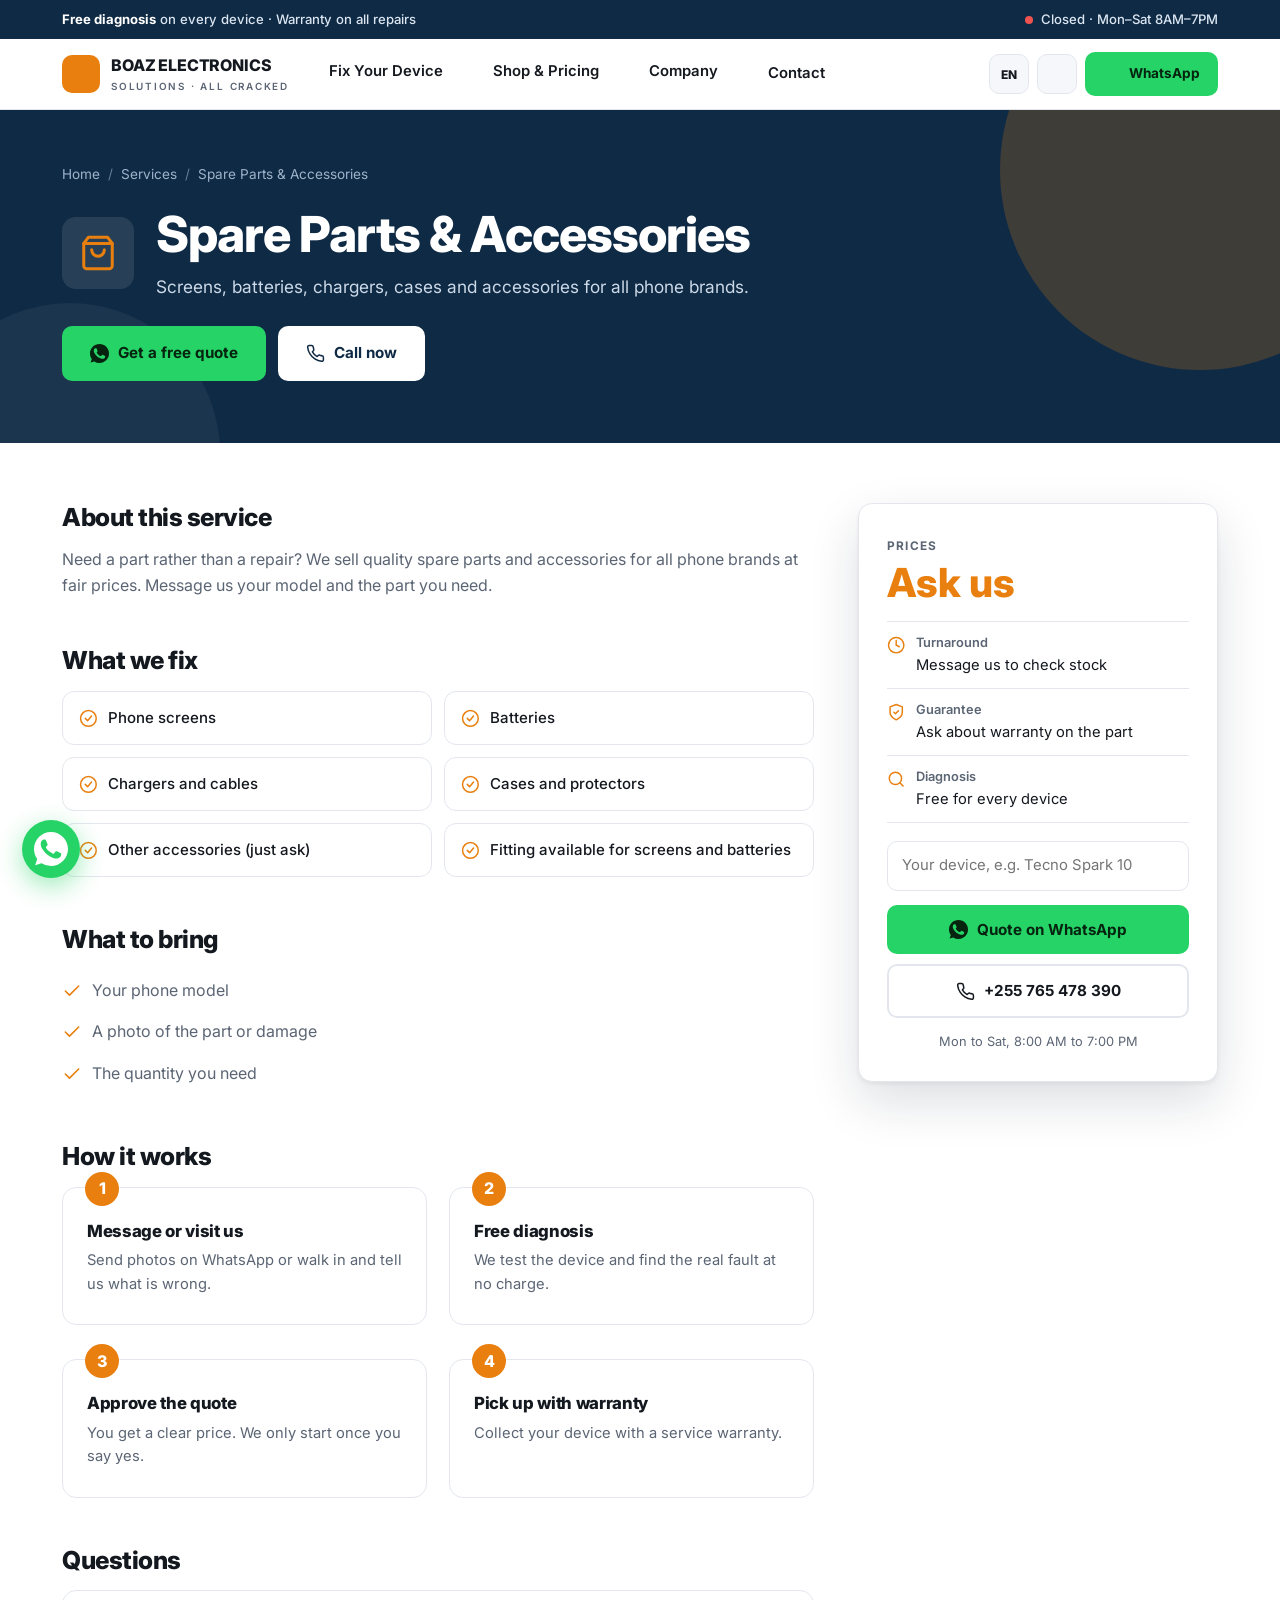
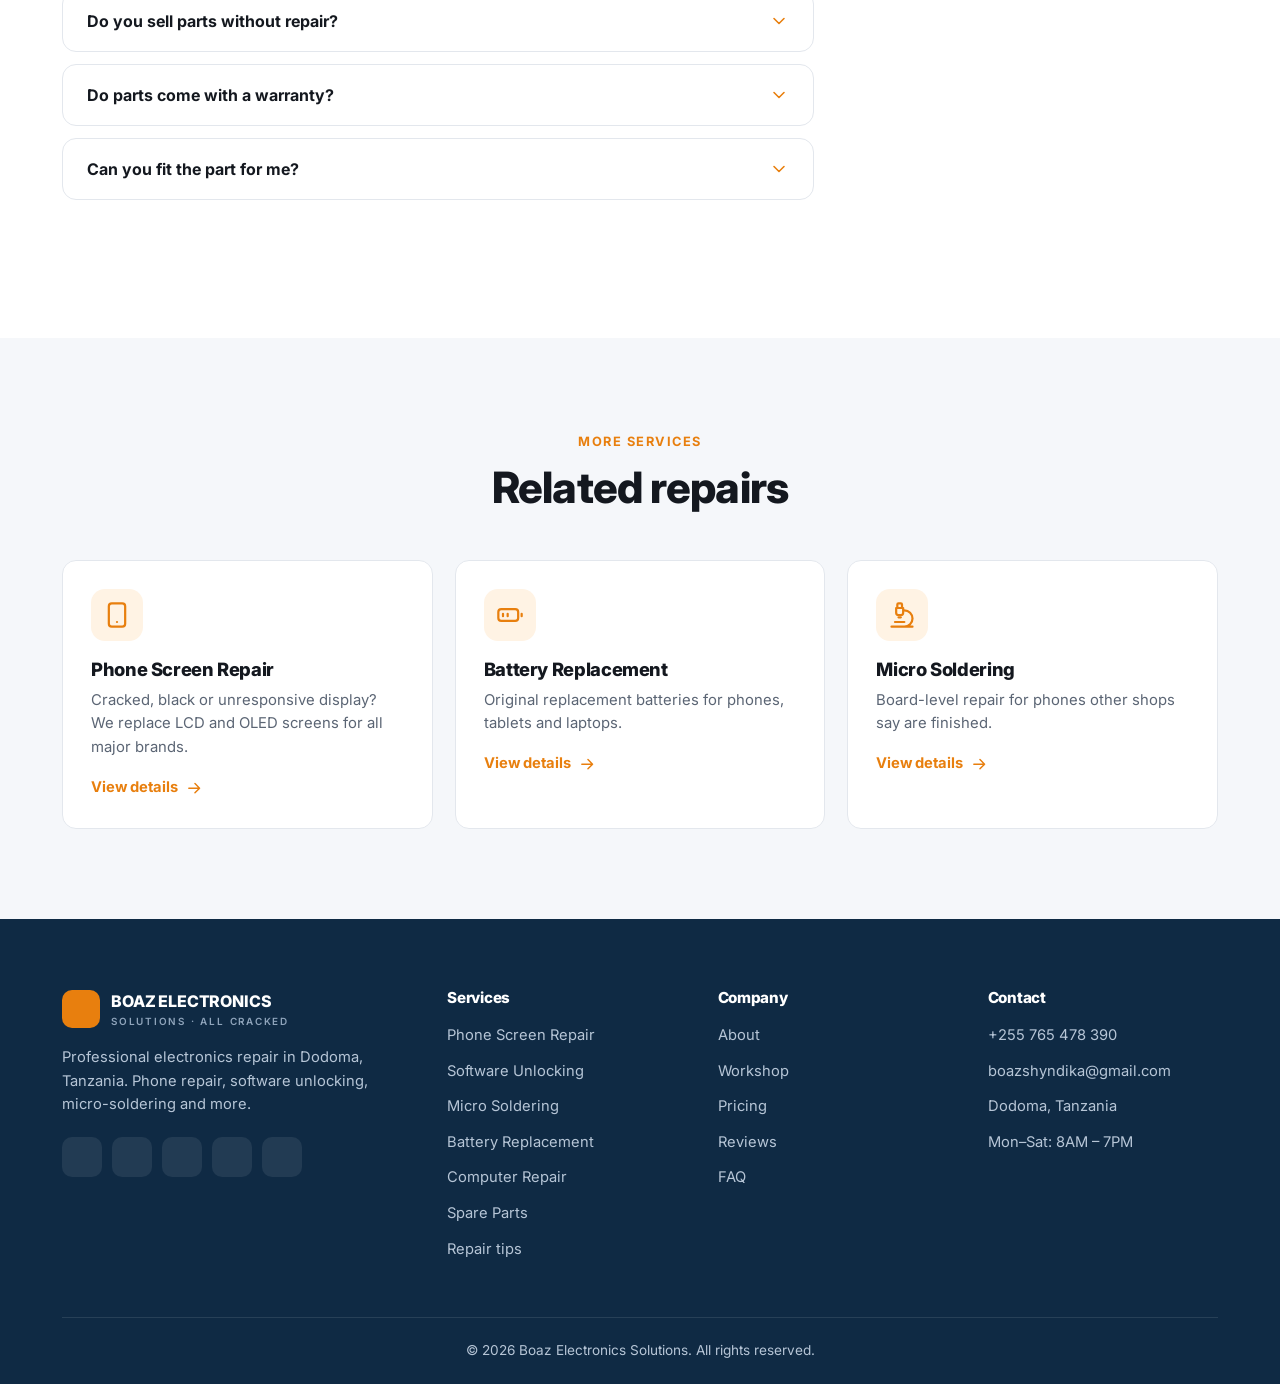
<file: spare-parts.html>
<!DOCTYPE html>
<html lang="en" data-theme="light">
<head>
<meta charset="UTF-8">
<meta name="viewport" content="width=device-width, initial-scale=1.0">
<title>Spare Parts &amp; Accessories | Boaz Electronics Solutions, Dodoma</title>
<meta name="description" content="Screens, batteries, chargers, cases and accessories for all phone brands.">
<meta name="theme-color" content="#0f2a44">
<link rel="preconnect" href="https://fonts.googleapis.com">
<link rel="preconnect" href="https://fonts.gstatic.com" crossorigin>
<link href="https://fonts.googleapis.com/css2?family=Inter:wght@400;500;600;700;800&display=swap" rel="stylesheet">
<link rel="stylesheet" href="style.css">
</head>
<body>
<svg width="0" height="0" style="position:absolute" aria-hidden="true"><defs>
<symbol id="i-phone" viewBox="0 0 24 24"><path d="M22 16.9v3a2 2 0 0 1-2.2 2 19.8 19.8 0 0 1-8.6-3.1 19.5 19.5 0 0 1-6-6A19.8 19.8 0 0 1 2.1 4.2 2 2 0 0 1 4.1 2h3a2 2 0 0 1 2 1.7c.1 1 .4 1.9.7 2.8a2 2 0 0 1-.5 2.1L8.1 9.9a16 16 0 0 0 6 6l1.3-1.3a2 2 0 0 1 2.1-.4c.9.3 1.8.6 2.8.7a2 2 0 0 1 1.7 2z"/></symbol>
<symbol id="i-smartphone" viewBox="0 0 24 24"><rect x="5" y="2" width="14" height="20" rx="2.5"/><path d="M12 18h.01"/></symbol>
<symbol id="i-tablet" viewBox="0 0 24 24"><rect x="4" y="2" width="16" height="20" rx="2.5"/><path d="M12 18h.01"/></symbol>
<symbol id="i-unlock" viewBox="0 0 24 24"><rect x="3" y="11" width="18" height="11" rx="2.5"/><path d="M7 11V7a5 5 0 0 1 9.9-1"/></symbol>
<symbol id="i-cpu" viewBox="0 0 24 24"><rect x="5" y="5" width="14" height="14" rx="2"/><rect x="9" y="9" width="6" height="6"/><path d="M9 2v3M15 2v3M9 19v3M15 19v3M19 9h3M19 14h3M2 9h3M2 14h3"/></symbol>
<symbol id="i-battery" viewBox="0 0 24 24"><rect x="2" y="7" width="17" height="10" rx="2.5"/><path d="M22 11v2M6 11v2M10 11v2"/></symbol>
<symbol id="i-laptop" viewBox="0 0 24 24"><rect x="4" y="4" width="16" height="12" rx="2"/><path d="M2 20h20"/></symbol>
<symbol id="i-monitor" viewBox="0 0 24 24"><rect x="2" y="3" width="20" height="14" rx="2"/><path d="M8 21h8M12 17v4"/></symbol>
<symbol id="i-tv" viewBox="0 0 24 24"><rect x="2" y="7" width="20" height="13" rx="2"/><path d="m17 2-5 5-5-5"/></symbol>
<symbol id="i-gamepad" viewBox="0 0 24 24"><rect x="2" y="6" width="20" height="12" rx="6"/><path d="M6 12h4M8 10v4M15 13h.01M18 11h.01"/></symbol>
<symbol id="i-speaker" viewBox="0 0 24 24"><rect x="5" y="2" width="14" height="20" rx="2"/><circle cx="12" cy="14" r="4"/><path d="M12 6h.01"/></symbol>
<symbol id="i-watch" viewBox="0 0 24 24"><circle cx="12" cy="12" r="6"/><path d="M12 9v3l1.5 1.5M16.5 17.7 16 22H8l-.5-4.3M7.5 6.3 8 2h8l.5 4.3"/></symbol>
<symbol id="i-bag" viewBox="0 0 24 24"><path d="M6 2 3 6v14a2 2 0 0 0 2 2h14a2 2 0 0 0 2-2V6l-3-4z"/><path d="M3 6h18"/><path d="M16 10a4 4 0 0 1-8 0"/></symbol>
<symbol id="i-shield" viewBox="0 0 24 24"><path d="M12 22s8-4 8-10V5l-8-3-8 3v7c0 6 8 10 8 10z"/><path d="m9 12 2 2 4-4"/></symbol>
<symbol id="i-clock" viewBox="0 0 24 24"><circle cx="12" cy="12" r="10"/><path d="M12 6v6l4 2"/></symbol>
<symbol id="i-zap" viewBox="0 0 24 24"><path d="M13 2 3 14h9l-1 8 10-12h-9z"/></symbol>
<symbol id="i-check" viewBox="0 0 24 24"><path d="M20 6 9 17l-5-5"/></symbol>
<symbol id="i-check-circle" viewBox="0 0 24 24"><circle cx="12" cy="12" r="10"/><path d="m8 12 3 3 5-6"/></symbol>
<symbol id="i-star" viewBox="0 0 24 24"><path d="m12 2 3.1 6.3 6.9 1-5 4.9 1.2 6.8L12 17.8 5.8 21l1.2-6.8-5-4.9 6.9-1z"/></symbol>
<symbol id="i-pin" viewBox="0 0 24 24"><path d="M20 10c0 6-8 12-8 12S4 16 4 10a8 8 0 0 1 16 0z"/><circle cx="12" cy="10" r="3"/></symbol>
<symbol id="i-mail" viewBox="0 0 24 24"><rect x="2" y="4" width="20" height="16" rx="2.5"/><path d="m22 7-10 6L2 7"/></symbol>
<symbol id="i-sun" viewBox="0 0 24 24"><circle cx="12" cy="12" r="4"/><path d="M12 2v2M12 20v2M4.9 4.9l1.4 1.4M17.7 17.7l1.4 1.4M2 12h2M20 12h2M4.9 19.1l1.4-1.4M17.7 6.3l1.4-1.4"/></symbol>
<symbol id="i-moon" viewBox="0 0 24 24"><path d="M21 12.8A9 9 0 1 1 11.2 3a7 7 0 0 0 9.8 9.8z"/></symbol>
<symbol id="i-menu" viewBox="0 0 24 24"><path d="M3 6h18M3 12h18M3 18h18"/></symbol>
<symbol id="i-x" viewBox="0 0 24 24"><path d="M18 6 6 18M6 6l12 12"/></symbol>
<symbol id="i-arrow" viewBox="0 0 24 24"><path d="M5 12h14M13 6l6 6-6 6"/></symbol>
<symbol id="i-left" viewBox="0 0 24 24"><path d="m15 18-6-6 6-6"/></symbol>
<symbol id="i-right" viewBox="0 0 24 24"><path d="m9 18 6-6-6-6"/></symbol>
<symbol id="i-down" viewBox="0 0 24 24"><path d="m6 9 6 6 6-6"/></symbol>
<symbol id="i-up" viewBox="0 0 24 24"><path d="M12 19V5M5 12l7-7 7 7"/></symbol>
<symbol id="i-micro" viewBox="0 0 24 24"><path d="M6 18h8M3 22h18M14 22a7 7 0 1 0 0-14h-1M9 14h2M9 12a2 2 0 0 1-2-2V6h6v4a2 2 0 0 1-2 2zM12 6V3a1 1 0 0 0-1-1H9a1 1 0 0 0-1 1v3"/></symbol>
<symbol id="i-award" viewBox="0 0 24 24"><circle cx="12" cy="8" r="6"/><path d="M15.5 13.5 17 22l-5-3-5 3 1.5-8.5"/></symbol>
<symbol id="i-users" viewBox="0 0 24 24"><path d="M17 21v-2a4 4 0 0 0-4-4H5a4 4 0 0 0-4 4v2"/><circle cx="9" cy="7" r="4"/><path d="M23 21v-2a4 4 0 0 0-3-3.9M16 3.1a4 4 0 0 1 0 7.8"/></symbol>
<symbol id="i-search" viewBox="0 0 24 24"><circle cx="11" cy="11" r="8"/><path d="m21 21-4.3-4.3"/></symbol>
<symbol id="i-copy" viewBox="0 0 24 24"><rect x="9" y="9" width="13" height="13" rx="2"/><path d="M5 15H4a2 2 0 0 1-2-2V4a2 2 0 0 1 2-2h9a2 2 0 0 1 2 2v1"/></symbol>
<symbol id="i-wrench" viewBox="0 0 24 24"><path d="M14.7 6.3a1 1 0 0 0 0 1.4l1.6 1.6a1 1 0 0 0 1.4 0l3.8-3.8a6 6 0 0 1-7.9 7.9l-6.9 6.9a2.1 2.1 0 0 1-3-3l6.9-6.9a6 6 0 0 1 7.9-7.9z"/></symbol>
<symbol id="i-msg" viewBox="0 0 24 24"><path d="M21 15a2 2 0 0 1-2 2H7l-4 4V5a2 2 0 0 1 2-2h14a2 2 0 0 1 2 2z"/></symbol>
<symbol id="i-book" viewBox="0 0 24 24"><path d="M4 19.5A2.5 2.5 0 0 1 6.5 17H20V3H6.5A2.5 2.5 0 0 0 4 5.5z"/><path d="M4 19.5A2.5 2.5 0 0 0 6.5 22H20v-5"/></symbol>
<symbol id="i-ig" viewBox="0 0 24 24"><rect x="2" y="2" width="20" height="20" rx="5"/><circle cx="12" cy="12" r="4"/><path d="M17.5 6.5h.01"/></symbol>
<symbol id="i-fb" viewBox="0 0 24 24"><path d="M18 2h-3a5 5 0 0 0-5 5v3H7v4h3v8h4v-8h3l1-4h-4V7a1 1 0 0 1 1-1h3z"/></symbol>
<symbol id="i-yt" viewBox="0 0 24 24"><path d="M22.5 6.5a3 3 0 0 0-2.1-2.1C18.6 4 12 4 12 4s-6.6 0-8.4.4A3 3 0 0 0 1.5 6.5 31 31 0 0 0 1 12a31 31 0 0 0 .5 5.5 3 3 0 0 0 2.1 2.1C5.4 20 12 20 12 20s6.6 0 8.4-.4a3 3 0 0 0 2.1-2.1A31 31 0 0 0 23 12a31 31 0 0 0-.5-5.5z"/><path d="m10 15 5-3-5-3z"/></symbol>
<symbol id="i-tt" viewBox="0 0 24 24"><path d="M9 12a4 4 0 1 0 4 4V3a5 5 0 0 0 5 5"/></symbol>
<symbol id="i-wa" viewBox="0 0 32 32"><path d="M16.004 0h-.008C7.174 0 0 7.176 0 16c0 3.5 1.128 6.744 3.046 9.378L1.054 31.29l6.124-1.958A15.9 15.9 0 0 0 16.004 32C24.826 32 32 24.822 32 16S24.826 0 16.004 0zm9.342 22.616c-.392 1.106-1.942 2.024-3.194 2.292-.856.182-1.974.326-5.738-1.234-4.818-1.994-7.916-6.882-8.158-7.202-.232-.32-1.942-2.586-1.942-4.932s1.23-3.498 1.666-3.976c.436-.478.952-.598 1.268-.598.316 0 .632.002.908.016.292.016.682-.11 1.068.814.392.952 1.338 3.266 1.456 3.502.118.236.198.51.04.826-.158.316-.236.514-.474.79-.236.278-.498.62-.71.832-.238.236-.486.492-.208.966.276.474 1.23 2.028 2.642 3.286 1.816 1.618 3.348 2.122 3.822 2.358.474.236.752.198 1.028-.118.278-.316 1.184-1.382 1.5-1.858.316-.478.632-.394 1.068-.236.436.158 2.748 1.296 3.222 1.532.474.236.79.354.908.55.118.198.118 1.146-.274 2.252z"/></symbol>
</defs></svg>
<div id="progress"></div>
<!-- PROMO BAR -->
<div class="promo">
  <div class="container">
    <div><b>Free diagnosis</b> on every device<span class="hide-s"> · Warranty on all repairs</span></div>
    <div class="status"><span class="dot" id="openDot"></span><span id="openText">Checking hours…</span></div>
  </div>
</div>


<header class="site">
  <div class="container hdr">
    <a href="index.html#home" class="brand">
      <span class="brand-mark"><svg class="i"><use href="index.html#i-cpu"/></svg></span>
      <span>BOAZ ELECTRONICS<small>Solutions · All Cracked</small></span>
    </a>
    <ul class="nav" id="nav">
      <li class="has-menu">
        <button type="button">Fix Your Device <svg class="i"><use href="index.html#i-down"/></svg></button>
        <div class="menu">
          <a href="index.html#devices"><b>Repair by Device</b><span>Phones, tablets, laptops, TVs and more.</span></a>
          <a href="index.html#services"><b>All Services</b><span>Screens, unlocking, micro-soldering, batteries.</span></a>
          <a href="index.html#how"><b>How It Works</b><span>From free diagnosis to warranty pickup.</span></a>
          <a href="tips.html"><b>Repair Tips</b><span>What to do before you bring it in.</span></a>
        </div>
      </li>
      <li class="has-menu">
        <button type="button">Shop &amp; Pricing <svg class="i"><use href="index.html#i-down"/></svg></button>
        <div class="menu">
          <a href="index.html#pricing"><b>Service Pricing</b><span>Transparent starting prices.</span></a>
          <a href="spare-parts.html"><b>Spare Parts</b><span>Screens, batteries, chargers, cases.</span></a>
        </div>
      </li>
      <li class="has-menu">
        <button type="button">Company <svg class="i"><use href="index.html#i-down"/></svg></button>
        <div class="menu">
          <a href="index.html#about"><b>About Boaz</b><span>8+ years fixing devices in Dodoma.</span></a>
          <a href="index.html#gallery"><b>Our Workshop</b><span>Inside the shop.</span></a>
          <a href="index.html#reviews"><b>Customer Reviews</b><span>What Dodoma says about us.</span></a>
          <a href="index.html#faq"><b>FAQ</b><span>Quick answers.</span></a>
        </div>
      </li>
      <li><a href="index.html#contact" data-i18n="nav_contact">Contact</a></li>
    </ul>
    <div class="hdr-actions">
      <button class="icon-btn" id="langBtn" aria-label="Switch language" title="English / Kiswahili">EN</button>
      <button class="icon-btn" id="themeBtn" aria-label="Toggle theme"><svg class="i sun"><use href="index.html#i-sun"/></svg><svg class="i moon"><use href="index.html#i-moon"/></svg></button>
      <a class="btn btn-wa btn-sm hdr-cta" href="https://wa.me/255765478390" target="_blank" rel="noopener"><svg class="i fill"><use href="index.html#i-wa"/></svg>WhatsApp</a>
      <button class="icon-btn burger" id="burger" aria-label="Menu"><svg class="i"><use href="index.html#i-menu"/></svg></button>
    </div>
  </div>
</header>
<section class="page-hero">
  <div class="container">
    <div class="crumbs"><a href="index.html">Home</a><span>/</span><a href="index.html#services">Services</a><span>/</span>Spare Parts & Accessories</div>
    <div class="ph"><div class="ico"><svg class="i"><use href="#i-bag"/></svg></div><div><h1>Spare Parts & Accessories</h1><p>Screens, batteries, chargers, cases and accessories for all phone brands.</p></div></div>
    <div class="actions"><a class="btn btn-wa" href="https://wa.me/255765478390?text=Hello%20Boaz%20Electronics,%20I%20need%20spare%20parts%20&%20accessories." target="_blank" rel="noopener"><svg class="i fill"><use href="#i-wa"/></svg>Get a free quote</a><a class="btn btn-light" href="tel:+255765478390"><svg class="i"><use href="#i-phone"/></svg>Call now</a></div>
  </div>
</section>
<section style="padding:60px 0 90px">
  <div class="container page-grid">
    <div>
      <div class="block"><h2>About this service</h2><p>Need a part rather than a repair? We sell quality spare parts and accessories for all phone brands at fair prices. Message us your model and the part you need.</p></div>
      <div class="block"><h2>What we fix</h2><div class="fix-grid"><div class="fix"><svg class="i"><use href="#i-check-circle"/></svg><span>Phone screens</span></div><div class="fix"><svg class="i"><use href="#i-check-circle"/></svg><span>Batteries</span></div><div class="fix"><svg class="i"><use href="#i-check-circle"/></svg><span>Chargers and cables</span></div><div class="fix"><svg class="i"><use href="#i-check-circle"/></svg><span>Cases and protectors</span></div><div class="fix"><svg class="i"><use href="#i-check-circle"/></svg><span>Other accessories (just ask)</span></div><div class="fix"><svg class="i"><use href="#i-check-circle"/></svg><span>Fitting available for screens and batteries</span></div></div></div>
      <div class="block"><h2>What to bring</h2><ul class="plain"><li><svg class="i"><use href="#i-check"/></svg><span>Your phone model</span></li><li><svg class="i"><use href="#i-check"/></svg><span>A photo of the part or damage</span></li><li><svg class="i"><use href="#i-check"/></svg><span>The quantity you need</span></li></ul></div>
      <div class="block"><h2>How it works</h2><div class="steps"><div class="step"><h4>Message or visit us</h4><p>Send photos on WhatsApp or walk in and tell us what is wrong.</p></div><div class="step"><h4>Free diagnosis</h4><p>We test the device and find the real fault at no charge.</p></div><div class="step"><h4>Approve the quote</h4><p>You get a clear price. We only start once you say yes.</p></div><div class="step"><h4>Pick up with warranty</h4><p>Collect your device with a service warranty.</p></div></div></div>
      <div class="block"><h2>Questions</h2><div class="faq" style="margin:0"><div class="faq-item"><button class="faq-q">Do you sell parts without repair?<svg class="i"><use href="#i-down"/></svg></button><div class="faq-a"><p>Yes. Message us the model and the part you need and we will quote you.</p></div></div><div class="faq-item"><button class="faq-q">Do parts come with a warranty?<svg class="i"><use href="#i-down"/></svg></button><div class="faq-a"><p>Ask when you enquire and we will confirm the warranty for that part.</p></div></div><div class="faq-item"><button class="faq-q">Can you fit the part for me?<svg class="i"><use href="#i-down"/></svg></button><div class="faq-a"><p>Yes, we can fit screens and batteries. Diagnosis is free.</p></div></div></div></div>
    </div>
    <aside class="side">
      <small class="k">Prices</small>
      <div class="amt">Ask us</div>
      <ul class="facts">
        <li><svg class="i"><use href="#i-clock"/></svg><div><b>Turnaround</b>Message us to check stock</div></li>
        <li><svg class="i"><use href="#i-shield"/></svg><div><b>Guarantee</b>Ask about warranty on the part</div></li>
        <li><svg class="i"><use href="#i-search"/></svg><div><b>Diagnosis</b>Free for every device</div></li>
      </ul>
      <form id="estimate" data-topic="I need spare parts & accessories.">
        <input id="estDevice" type="text" placeholder="Your device, e.g. Tecno Spark 10" aria-label="Your device">
        <button class="btn btn-wa" type="submit"><svg class="i fill"><use href="#i-wa"/></svg>Quote on WhatsApp</button>
      </form>
      <a class="btn btn-outline" style="width:100%;margin-top:10px" href="tel:+255765478390"><svg class="i"><use href="#i-phone"/></svg>+255 765 478 390</a>
      <div class="hours">Mon to Sat, 8:00 AM to 7:00 PM</div>
    </aside>
  </div>
</section>
<section class="alt">
  <div class="container">
    <div class="sec-head"><span class="eyebrow">More services</span><h2>Related repairs</h2></div>
    <div class="grid-3"><article class="card"><div class="ico"><svg class="i"><use href="#i-smartphone"/></svg></div><h3>Phone Screen Repair</h3><p>Cracked, black or unresponsive display? We replace LCD and OLED screens for all major brands.</p><a class="link" href="screen-repair.html">View details <svg class="i"><use href="#i-arrow"/></svg></a></article><article class="card"><div class="ico"><svg class="i"><use href="#i-battery"/></svg></div><h3>Battery Replacement</h3><p>Original replacement batteries for phones, tablets and laptops.</p><a class="link" href="battery-replacement.html">View details <svg class="i"><use href="#i-arrow"/></svg></a></article><article class="card"><div class="ico"><svg class="i"><use href="#i-micro"/></svg></div><h3>Micro Soldering</h3><p>Board-level repair for phones other shops say are finished.</p><a class="link" href="micro-soldering.html">View details <svg class="i"><use href="#i-arrow"/></svg></a></article></div>
  </div>
</section>

<footer>
  <div class="container">
    <div class="foot-grid">
      <div>
        <a href="index.html#home" class="brand"><span class="brand-mark"><svg class="i"><use href="index.html#i-cpu"/></svg></span><span>BOAZ ELECTRONICS<small>Solutions · All Cracked</small></span></a>
        <p>Professional electronics repair in Dodoma, Tanzania. Phone repair, software unlocking, micro-soldering and more.</p>
        <div class="foot-soc">
          <a class="icon-btn" href="https://wa.me/255765478390" target="_blank" rel="noopener" aria-label="WhatsApp"><svg class="i fill"><use href="index.html#i-wa"/></svg></a>
          <a class="icon-btn" href="https://instagram.com/boaz_electronicz" target="_blank" rel="noopener" aria-label="Instagram"><svg class="i"><use href="index.html#i-ig"/></svg></a>
          <a class="icon-btn" href="https://facebook.com/boazelectronics" target="_blank" rel="noopener" aria-label="Facebook"><svg class="i"><use href="index.html#i-fb"/></svg></a>
          <a class="icon-btn" href="https://youtube.com/@boazelectronics" target="_blank" rel="noopener" aria-label="YouTube"><svg class="i"><use href="index.html#i-yt"/></svg></a>
          <a class="icon-btn" href="https://tiktok.com/@boazelectronics" target="_blank" rel="noopener" aria-label="TikTok"><svg class="i"><use href="index.html#i-tt"/></svg></a>
        </div>
      </div>
      <div><h4>Services</h4><ul><li><a href="screen-repair.html">Phone Screen Repair</a></li><li><a href="software-unlocking.html">Software Unlocking</a></li><li><a href="micro-soldering.html">Micro Soldering</a></li><li><a href="battery-replacement.html">Battery Replacement</a></li><li><a href="computer-repair.html">Computer Repair</a></li><li><a href="spare-parts.html">Spare Parts</a></li><li><a href="tips.html">Repair tips</a></li></ul></div>
      <div><h4>Company</h4><ul><li><a href="index.html#about">About</a></li><li><a href="index.html#gallery">Workshop</a></li><li><a href="index.html#pricing">Pricing</a></li><li><a href="index.html#reviews">Reviews</a></li><li><a href="index.html#faq">FAQ</a></li></ul></div>
      <div><h4>Contact</h4><ul><li><a href="tel:+255765478390">+255 765 478 390</a></li><li><a href="mailto:boazshyndika@gmail.com">boazshyndika@gmail.com</a></li><li><a href="index.html#contact">Dodoma, Tanzania</a></li><li><a href="index.html#contact">Mon–Sat: 8AM – 7PM</a></li></ul></div>
    </div>
    <div class="foot-bottom">© <span id="year"></span> Boaz Electronics Solutions. All rights reserved.</div>
  </div>
</footer>
<a class="wa-float" href="https://wa.me/255765478390?text=Hello%20Boaz%20Electronics,%20I%20need%20help%20with%20my%20device." target="_blank" rel="noopener" aria-label="Chat on WhatsApp"><svg class="i fill"><use href="#i-wa"/></svg></a>
<button class="icon-btn to-top" id="toTop" aria-label="Back to top"><svg class="i"><use href="#i-up"/></svg></button>
<div class="toast" id="toast"></div>


<script src="main.js" defer></script>
</body>
</html>
</file>
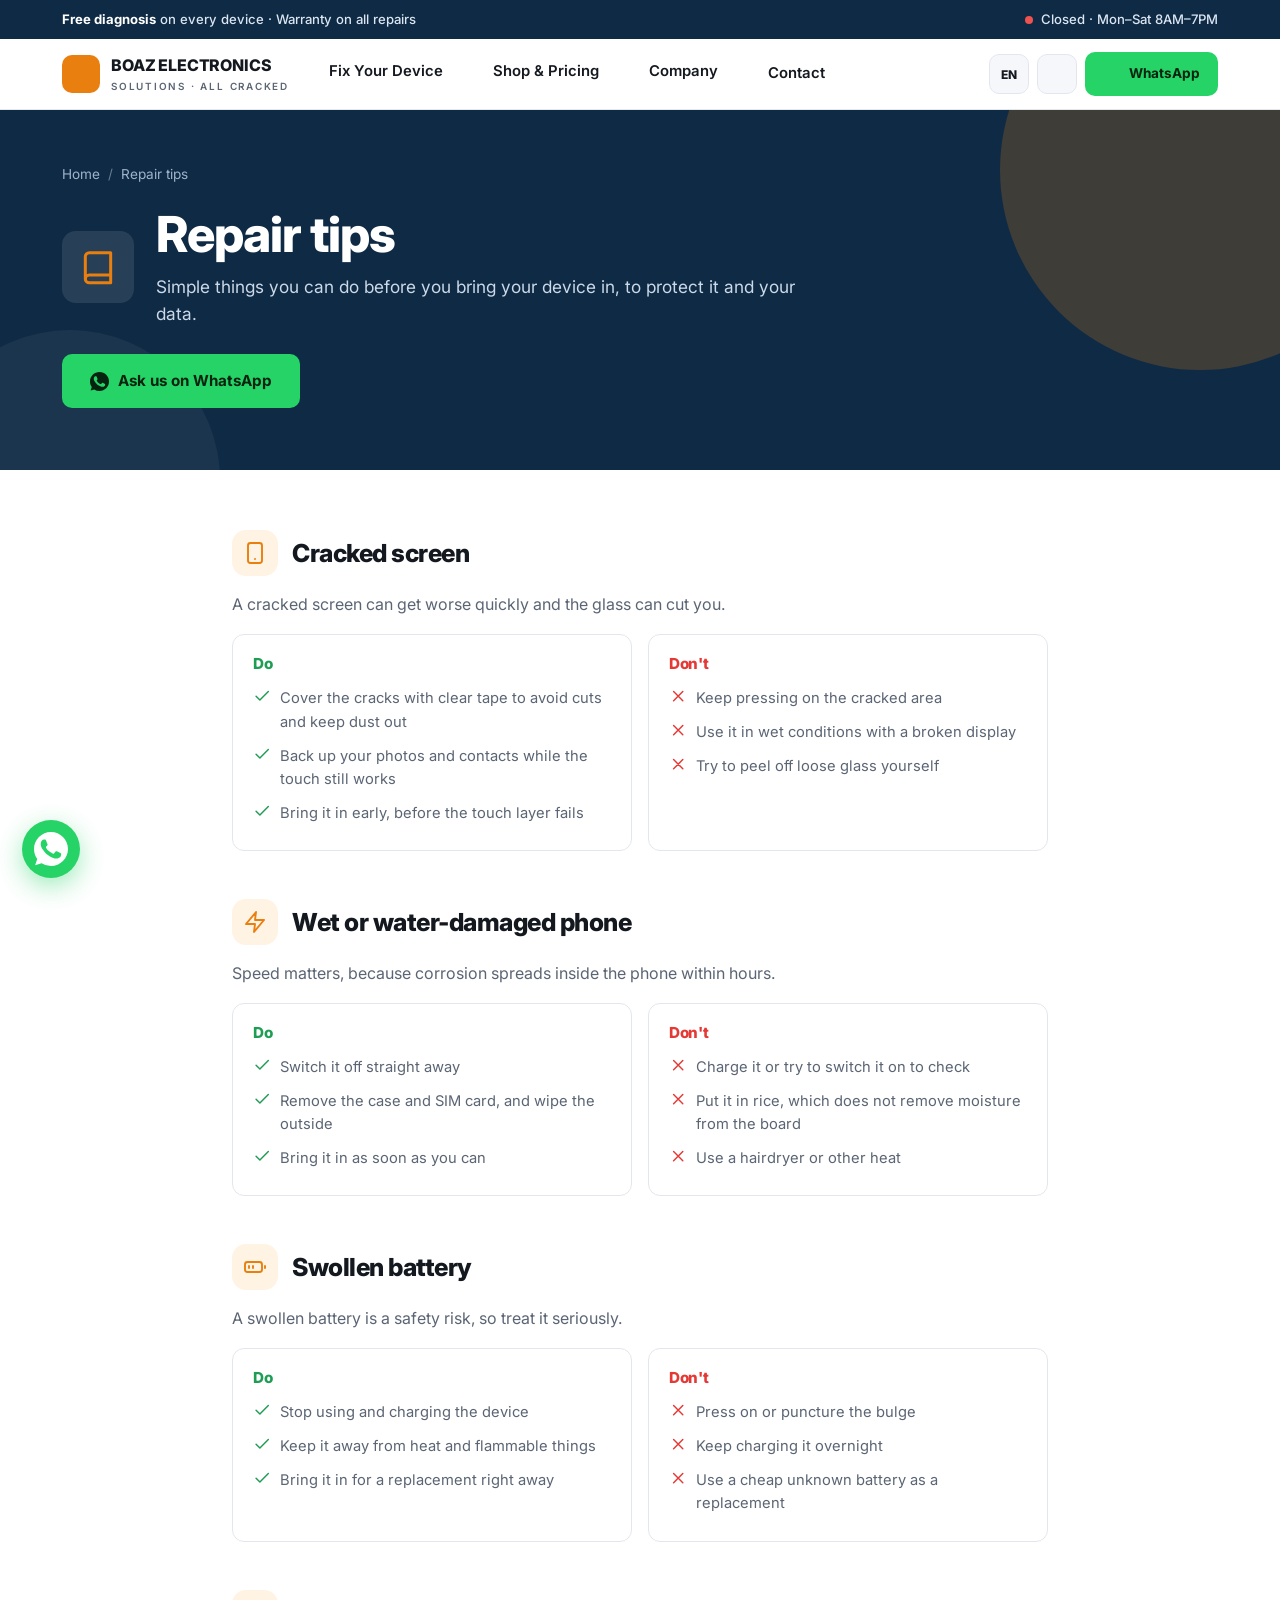
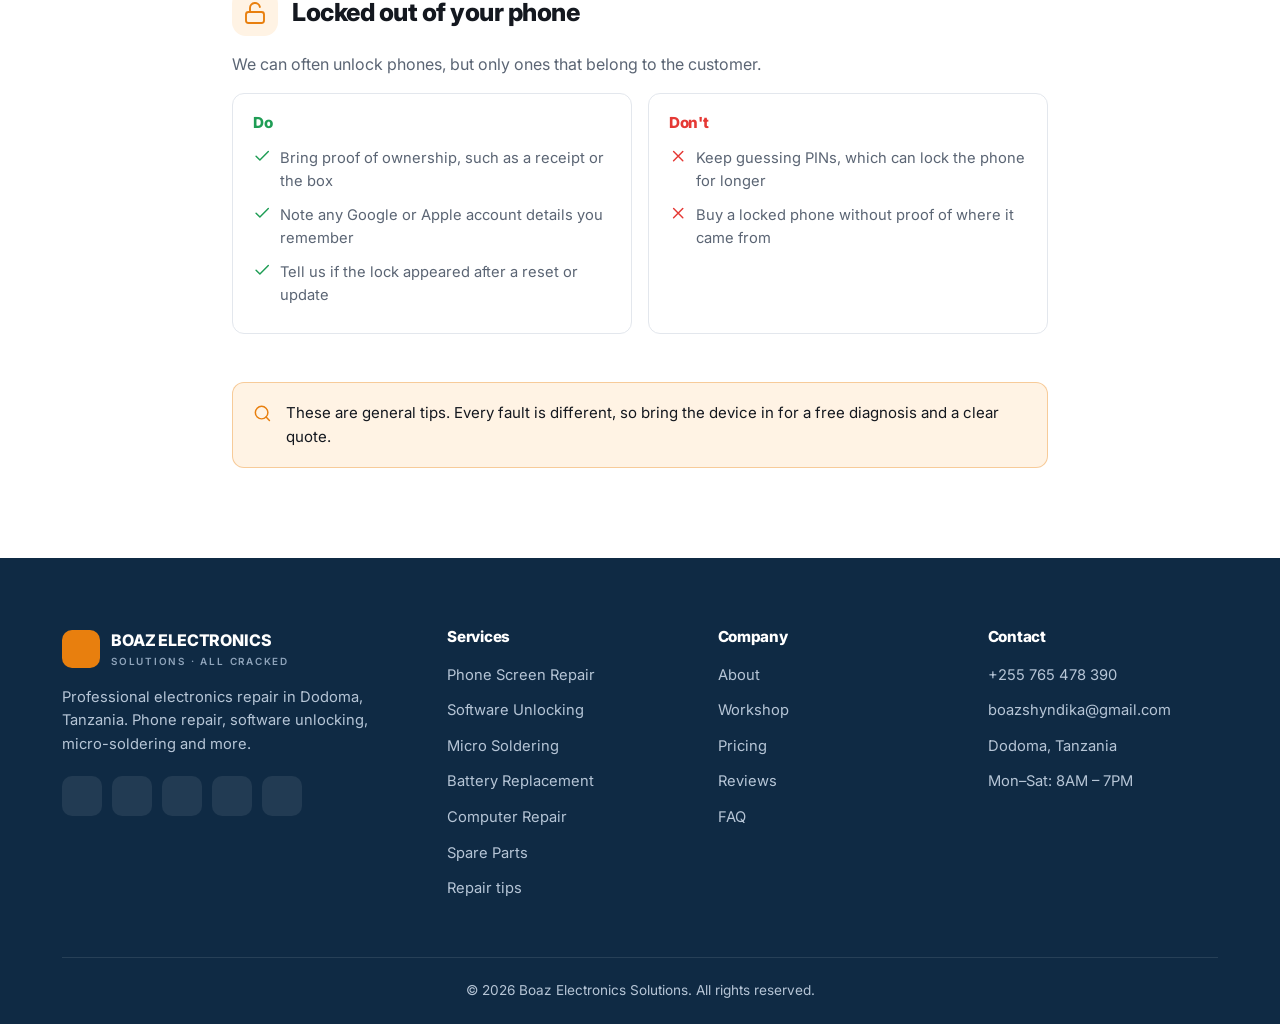
<file: tips.html>
<!DOCTYPE html>
<html lang="en" data-theme="light">
<head>
<meta charset="UTF-8">
<meta name="viewport" content="width=device-width, initial-scale=1.0">
<title>Repair Tips | Boaz Electronics Solutions, Dodoma</title>
<meta name="description" content="Simple tips before you bring your phone or device in for repair.">
<meta name="theme-color" content="#0f2a44">
<link rel="preconnect" href="https://fonts.googleapis.com">
<link rel="preconnect" href="https://fonts.gstatic.com" crossorigin>
<link href="https://fonts.googleapis.com/css2?family=Inter:wght@400;500;600;700;800&display=swap" rel="stylesheet">
<link rel="stylesheet" href="style.css">
</head>
<body>
<svg width="0" height="0" style="position:absolute" aria-hidden="true"><defs>
<symbol id="i-phone" viewBox="0 0 24 24"><path d="M22 16.9v3a2 2 0 0 1-2.2 2 19.8 19.8 0 0 1-8.6-3.1 19.5 19.5 0 0 1-6-6A19.8 19.8 0 0 1 2.1 4.2 2 2 0 0 1 4.1 2h3a2 2 0 0 1 2 1.7c.1 1 .4 1.9.7 2.8a2 2 0 0 1-.5 2.1L8.1 9.9a16 16 0 0 0 6 6l1.3-1.3a2 2 0 0 1 2.1-.4c.9.3 1.8.6 2.8.7a2 2 0 0 1 1.7 2z"/></symbol>
<symbol id="i-smartphone" viewBox="0 0 24 24"><rect x="5" y="2" width="14" height="20" rx="2.5"/><path d="M12 18h.01"/></symbol>
<symbol id="i-tablet" viewBox="0 0 24 24"><rect x="4" y="2" width="16" height="20" rx="2.5"/><path d="M12 18h.01"/></symbol>
<symbol id="i-unlock" viewBox="0 0 24 24"><rect x="3" y="11" width="18" height="11" rx="2.5"/><path d="M7 11V7a5 5 0 0 1 9.9-1"/></symbol>
<symbol id="i-cpu" viewBox="0 0 24 24"><rect x="5" y="5" width="14" height="14" rx="2"/><rect x="9" y="9" width="6" height="6"/><path d="M9 2v3M15 2v3M9 19v3M15 19v3M19 9h3M19 14h3M2 9h3M2 14h3"/></symbol>
<symbol id="i-battery" viewBox="0 0 24 24"><rect x="2" y="7" width="17" height="10" rx="2.5"/><path d="M22 11v2M6 11v2M10 11v2"/></symbol>
<symbol id="i-laptop" viewBox="0 0 24 24"><rect x="4" y="4" width="16" height="12" rx="2"/><path d="M2 20h20"/></symbol>
<symbol id="i-monitor" viewBox="0 0 24 24"><rect x="2" y="3" width="20" height="14" rx="2"/><path d="M8 21h8M12 17v4"/></symbol>
<symbol id="i-tv" viewBox="0 0 24 24"><rect x="2" y="7" width="20" height="13" rx="2"/><path d="m17 2-5 5-5-5"/></symbol>
<symbol id="i-gamepad" viewBox="0 0 24 24"><rect x="2" y="6" width="20" height="12" rx="6"/><path d="M6 12h4M8 10v4M15 13h.01M18 11h.01"/></symbol>
<symbol id="i-speaker" viewBox="0 0 24 24"><rect x="5" y="2" width="14" height="20" rx="2"/><circle cx="12" cy="14" r="4"/><path d="M12 6h.01"/></symbol>
<symbol id="i-watch" viewBox="0 0 24 24"><circle cx="12" cy="12" r="6"/><path d="M12 9v3l1.5 1.5M16.5 17.7 16 22H8l-.5-4.3M7.5 6.3 8 2h8l.5 4.3"/></symbol>
<symbol id="i-bag" viewBox="0 0 24 24"><path d="M6 2 3 6v14a2 2 0 0 0 2 2h14a2 2 0 0 0 2-2V6l-3-4z"/><path d="M3 6h18"/><path d="M16 10a4 4 0 0 1-8 0"/></symbol>
<symbol id="i-shield" viewBox="0 0 24 24"><path d="M12 22s8-4 8-10V5l-8-3-8 3v7c0 6 8 10 8 10z"/><path d="m9 12 2 2 4-4"/></symbol>
<symbol id="i-clock" viewBox="0 0 24 24"><circle cx="12" cy="12" r="10"/><path d="M12 6v6l4 2"/></symbol>
<symbol id="i-zap" viewBox="0 0 24 24"><path d="M13 2 3 14h9l-1 8 10-12h-9z"/></symbol>
<symbol id="i-check" viewBox="0 0 24 24"><path d="M20 6 9 17l-5-5"/></symbol>
<symbol id="i-check-circle" viewBox="0 0 24 24"><circle cx="12" cy="12" r="10"/><path d="m8 12 3 3 5-6"/></symbol>
<symbol id="i-star" viewBox="0 0 24 24"><path d="m12 2 3.1 6.3 6.9 1-5 4.9 1.2 6.8L12 17.8 5.8 21l1.2-6.8-5-4.9 6.9-1z"/></symbol>
<symbol id="i-pin" viewBox="0 0 24 24"><path d="M20 10c0 6-8 12-8 12S4 16 4 10a8 8 0 0 1 16 0z"/><circle cx="12" cy="10" r="3"/></symbol>
<symbol id="i-mail" viewBox="0 0 24 24"><rect x="2" y="4" width="20" height="16" rx="2.5"/><path d="m22 7-10 6L2 7"/></symbol>
<symbol id="i-sun" viewBox="0 0 24 24"><circle cx="12" cy="12" r="4"/><path d="M12 2v2M12 20v2M4.9 4.9l1.4 1.4M17.7 17.7l1.4 1.4M2 12h2M20 12h2M4.9 19.1l1.4-1.4M17.7 6.3l1.4-1.4"/></symbol>
<symbol id="i-moon" viewBox="0 0 24 24"><path d="M21 12.8A9 9 0 1 1 11.2 3a7 7 0 0 0 9.8 9.8z"/></symbol>
<symbol id="i-menu" viewBox="0 0 24 24"><path d="M3 6h18M3 12h18M3 18h18"/></symbol>
<symbol id="i-x" viewBox="0 0 24 24"><path d="M18 6 6 18M6 6l12 12"/></symbol>
<symbol id="i-arrow" viewBox="0 0 24 24"><path d="M5 12h14M13 6l6 6-6 6"/></symbol>
<symbol id="i-left" viewBox="0 0 24 24"><path d="m15 18-6-6 6-6"/></symbol>
<symbol id="i-right" viewBox="0 0 24 24"><path d="m9 18 6-6-6-6"/></symbol>
<symbol id="i-down" viewBox="0 0 24 24"><path d="m6 9 6 6 6-6"/></symbol>
<symbol id="i-up" viewBox="0 0 24 24"><path d="M12 19V5M5 12l7-7 7 7"/></symbol>
<symbol id="i-micro" viewBox="0 0 24 24"><path d="M6 18h8M3 22h18M14 22a7 7 0 1 0 0-14h-1M9 14h2M9 12a2 2 0 0 1-2-2V6h6v4a2 2 0 0 1-2 2zM12 6V3a1 1 0 0 0-1-1H9a1 1 0 0 0-1 1v3"/></symbol>
<symbol id="i-award" viewBox="0 0 24 24"><circle cx="12" cy="8" r="6"/><path d="M15.5 13.5 17 22l-5-3-5 3 1.5-8.5"/></symbol>
<symbol id="i-users" viewBox="0 0 24 24"><path d="M17 21v-2a4 4 0 0 0-4-4H5a4 4 0 0 0-4 4v2"/><circle cx="9" cy="7" r="4"/><path d="M23 21v-2a4 4 0 0 0-3-3.9M16 3.1a4 4 0 0 1 0 7.8"/></symbol>
<symbol id="i-search" viewBox="0 0 24 24"><circle cx="11" cy="11" r="8"/><path d="m21 21-4.3-4.3"/></symbol>
<symbol id="i-copy" viewBox="0 0 24 24"><rect x="9" y="9" width="13" height="13" rx="2"/><path d="M5 15H4a2 2 0 0 1-2-2V4a2 2 0 0 1 2-2h9a2 2 0 0 1 2 2v1"/></symbol>
<symbol id="i-wrench" viewBox="0 0 24 24"><path d="M14.7 6.3a1 1 0 0 0 0 1.4l1.6 1.6a1 1 0 0 0 1.4 0l3.8-3.8a6 6 0 0 1-7.9 7.9l-6.9 6.9a2.1 2.1 0 0 1-3-3l6.9-6.9a6 6 0 0 1 7.9-7.9z"/></symbol>
<symbol id="i-msg" viewBox="0 0 24 24"><path d="M21 15a2 2 0 0 1-2 2H7l-4 4V5a2 2 0 0 1 2-2h14a2 2 0 0 1 2 2z"/></symbol>
<symbol id="i-book" viewBox="0 0 24 24"><path d="M4 19.5A2.5 2.5 0 0 1 6.5 17H20V3H6.5A2.5 2.5 0 0 0 4 5.5z"/><path d="M4 19.5A2.5 2.5 0 0 0 6.5 22H20v-5"/></symbol>
<symbol id="i-ig" viewBox="0 0 24 24"><rect x="2" y="2" width="20" height="20" rx="5"/><circle cx="12" cy="12" r="4"/><path d="M17.5 6.5h.01"/></symbol>
<symbol id="i-fb" viewBox="0 0 24 24"><path d="M18 2h-3a5 5 0 0 0-5 5v3H7v4h3v8h4v-8h3l1-4h-4V7a1 1 0 0 1 1-1h3z"/></symbol>
<symbol id="i-yt" viewBox="0 0 24 24"><path d="M22.5 6.5a3 3 0 0 0-2.1-2.1C18.6 4 12 4 12 4s-6.6 0-8.4.4A3 3 0 0 0 1.5 6.5 31 31 0 0 0 1 12a31 31 0 0 0 .5 5.5 3 3 0 0 0 2.1 2.1C5.4 20 12 20 12 20s6.6 0 8.4-.4a3 3 0 0 0 2.1-2.1A31 31 0 0 0 23 12a31 31 0 0 0-.5-5.5z"/><path d="m10 15 5-3-5-3z"/></symbol>
<symbol id="i-tt" viewBox="0 0 24 24"><path d="M9 12a4 4 0 1 0 4 4V3a5 5 0 0 0 5 5"/></symbol>
<symbol id="i-wa" viewBox="0 0 32 32"><path d="M16.004 0h-.008C7.174 0 0 7.176 0 16c0 3.5 1.128 6.744 3.046 9.378L1.054 31.29l6.124-1.958A15.9 15.9 0 0 0 16.004 32C24.826 32 32 24.822 32 16S24.826 0 16.004 0zm9.342 22.616c-.392 1.106-1.942 2.024-3.194 2.292-.856.182-1.974.326-5.738-1.234-4.818-1.994-7.916-6.882-8.158-7.202-.232-.32-1.942-2.586-1.942-4.932s1.23-3.498 1.666-3.976c.436-.478.952-.598 1.268-.598.316 0 .632.002.908.016.292.016.682-.11 1.068.814.392.952 1.338 3.266 1.456 3.502.118.236.198.51.04.826-.158.316-.236.514-.474.79-.236.278-.498.62-.71.832-.238.236-.486.492-.208.966.276.474 1.23 2.028 2.642 3.286 1.816 1.618 3.348 2.122 3.822 2.358.474.236.752.198 1.028-.118.278-.316 1.184-1.382 1.5-1.858.316-.478.632-.394 1.068-.236.436.158 2.748 1.296 3.222 1.532.474.236.79.354.908.55.118.198.118 1.146-.274 2.252z"/></symbol>
</defs></svg>
<div id="progress"></div>
<!-- PROMO BAR -->
<div class="promo">
  <div class="container">
    <div><b>Free diagnosis</b> on every device<span class="hide-s"> · Warranty on all repairs</span></div>
    <div class="status"><span class="dot" id="openDot"></span><span id="openText">Checking hours…</span></div>
  </div>
</div>


<header class="site">
  <div class="container hdr">
    <a href="index.html#home" class="brand">
      <span class="brand-mark"><svg class="i"><use href="index.html#i-cpu"/></svg></span>
      <span>BOAZ ELECTRONICS<small>Solutions · All Cracked</small></span>
    </a>
    <ul class="nav" id="nav">
      <li class="has-menu">
        <button type="button">Fix Your Device <svg class="i"><use href="index.html#i-down"/></svg></button>
        <div class="menu">
          <a href="index.html#devices"><b>Repair by Device</b><span>Phones, tablets, laptops, TVs and more.</span></a>
          <a href="index.html#services"><b>All Services</b><span>Screens, unlocking, micro-soldering, batteries.</span></a>
          <a href="index.html#how"><b>How It Works</b><span>From free diagnosis to warranty pickup.</span></a>
          <a href="tips.html"><b>Repair Tips</b><span>What to do before you bring it in.</span></a>
        </div>
      </li>
      <li class="has-menu">
        <button type="button">Shop &amp; Pricing <svg class="i"><use href="index.html#i-down"/></svg></button>
        <div class="menu">
          <a href="index.html#pricing"><b>Service Pricing</b><span>Transparent starting prices.</span></a>
          <a href="spare-parts.html"><b>Spare Parts</b><span>Screens, batteries, chargers, cases.</span></a>
        </div>
      </li>
      <li class="has-menu">
        <button type="button">Company <svg class="i"><use href="index.html#i-down"/></svg></button>
        <div class="menu">
          <a href="index.html#about"><b>About Boaz</b><span>8+ years fixing devices in Dodoma.</span></a>
          <a href="index.html#gallery"><b>Our Workshop</b><span>Inside the shop.</span></a>
          <a href="index.html#reviews"><b>Customer Reviews</b><span>What Dodoma says about us.</span></a>
          <a href="index.html#faq"><b>FAQ</b><span>Quick answers.</span></a>
        </div>
      </li>
      <li><a href="index.html#contact" data-i18n="nav_contact">Contact</a></li>
    </ul>
    <div class="hdr-actions">
      <button class="icon-btn" id="langBtn" aria-label="Switch language" title="English / Kiswahili">EN</button>
      <button class="icon-btn" id="themeBtn" aria-label="Toggle theme"><svg class="i sun"><use href="index.html#i-sun"/></svg><svg class="i moon"><use href="index.html#i-moon"/></svg></button>
      <a class="btn btn-wa btn-sm hdr-cta" href="https://wa.me/255765478390" target="_blank" rel="noopener"><svg class="i fill"><use href="index.html#i-wa"/></svg>WhatsApp</a>
      <button class="icon-btn burger" id="burger" aria-label="Menu"><svg class="i"><use href="index.html#i-menu"/></svg></button>
    </div>
  </div>
</header>
<section class="page-hero"><div class="container">
  <div class="crumbs"><a href="index.html">Home</a><span>/</span>Repair tips</div>
  <div class="ph"><div class="ico"><svg class="i"><use href="#i-book"/></svg></div><div><h1>Repair tips</h1><p>Simple things you can do before you bring your device in, to protect it and your data.</p></div></div>
  <div class="actions"><a class="btn btn-wa" href="https://wa.me/255765478390?text=Hello%20Boaz%20Electronics,%20I%20need%20help%20with%20my%20device." target="_blank" rel="noopener"><svg class="i fill"><use href="#i-wa"/></svg>Ask us on WhatsApp</a></div>
</div></section>
<section style="padding:60px 0 90px"><div class="container" style="max-width:860px"><div class="block tip-full reveal" id="screens"><h2><span class="ico"><svg class="i"><use href="#i-smartphone"/></svg></span>Cracked screen</h2><p>A cracked screen can get worse quickly and the glass can cut you.</p>
<div class="dodont"><div class="dd do"><h4>Do</h4><ul><li><svg class="i"><use href="#i-check"/></svg><span>Cover the cracks with clear tape to avoid cuts and keep dust out</span></li><li><svg class="i"><use href="#i-check"/></svg><span>Back up your photos and contacts while the touch still works</span></li><li><svg class="i"><use href="#i-check"/></svg><span>Bring it in early, before the touch layer fails</span></li></ul></div><div class="dd dont"><h4>Don't</h4><ul><li><svg class="i"><use href="#i-x"/></svg><span>Keep pressing on the cracked area</span></li><li><svg class="i"><use href="#i-x"/></svg><span>Use it in wet conditions with a broken display</span></li><li><svg class="i"><use href="#i-x"/></svg><span>Try to peel off loose glass yourself</span></li></ul></div></div></div><div class="block tip-full reveal" id="water"><h2><span class="ico"><svg class="i"><use href="#i-zap"/></svg></span>Wet or water-damaged phone</h2><p>Speed matters, because corrosion spreads inside the phone within hours.</p>
<div class="dodont"><div class="dd do"><h4>Do</h4><ul><li><svg class="i"><use href="#i-check"/></svg><span>Switch it off straight away</span></li><li><svg class="i"><use href="#i-check"/></svg><span>Remove the case and SIM card, and wipe the outside</span></li><li><svg class="i"><use href="#i-check"/></svg><span>Bring it in as soon as you can</span></li></ul></div><div class="dd dont"><h4>Don't</h4><ul><li><svg class="i"><use href="#i-x"/></svg><span>Charge it or try to switch it on to check</span></li><li><svg class="i"><use href="#i-x"/></svg><span>Put it in rice, which does not remove moisture from the board</span></li><li><svg class="i"><use href="#i-x"/></svg><span>Use a hairdryer or other heat</span></li></ul></div></div></div><div class="block tip-full reveal" id="battery"><h2><span class="ico"><svg class="i"><use href="#i-battery"/></svg></span>Swollen battery</h2><p>A swollen battery is a safety risk, so treat it seriously.</p>
<div class="dodont"><div class="dd do"><h4>Do</h4><ul><li><svg class="i"><use href="#i-check"/></svg><span>Stop using and charging the device</span></li><li><svg class="i"><use href="#i-check"/></svg><span>Keep it away from heat and flammable things</span></li><li><svg class="i"><use href="#i-check"/></svg><span>Bring it in for a replacement right away</span></li></ul></div><div class="dd dont"><h4>Don't</h4><ul><li><svg class="i"><use href="#i-x"/></svg><span>Press on or puncture the bulge</span></li><li><svg class="i"><use href="#i-x"/></svg><span>Keep charging it overnight</span></li><li><svg class="i"><use href="#i-x"/></svg><span>Use a cheap unknown battery as a replacement</span></li></ul></div></div></div><div class="block tip-full reveal" id="locks"><h2><span class="ico"><svg class="i"><use href="#i-unlock"/></svg></span>Locked out of your phone</h2><p>We can often unlock phones, but only ones that belong to the customer.</p>
<div class="dodont"><div class="dd do"><h4>Do</h4><ul><li><svg class="i"><use href="#i-check"/></svg><span>Bring proof of ownership, such as a receipt or the box</span></li><li><svg class="i"><use href="#i-check"/></svg><span>Note any Google or Apple account details you remember</span></li><li><svg class="i"><use href="#i-check"/></svg><span>Tell us if the lock appeared after a reset or update</span></li></ul></div><div class="dd dont"><h4>Don't</h4><ul><li><svg class="i"><use href="#i-x"/></svg><span>Keep guessing PINs, which can lock the phone for longer</span></li><li><svg class="i"><use href="#i-x"/></svg><span>Buy a locked phone without proof of where it came from</span></li></ul></div></div></div>
<div class="callout"><svg class="i"><use href="#i-search"/></svg><span>These are general tips. Every fault is different, so bring the device in for a free diagnosis and a clear quote.</span></div>
</div></section>

<footer>
  <div class="container">
    <div class="foot-grid">
      <div>
        <a href="index.html#home" class="brand"><span class="brand-mark"><svg class="i"><use href="index.html#i-cpu"/></svg></span><span>BOAZ ELECTRONICS<small>Solutions · All Cracked</small></span></a>
        <p>Professional electronics repair in Dodoma, Tanzania. Phone repair, software unlocking, micro-soldering and more.</p>
        <div class="foot-soc">
          <a class="icon-btn" href="https://wa.me/255765478390" target="_blank" rel="noopener" aria-label="WhatsApp"><svg class="i fill"><use href="index.html#i-wa"/></svg></a>
          <a class="icon-btn" href="https://instagram.com/boaz_electronicz" target="_blank" rel="noopener" aria-label="Instagram"><svg class="i"><use href="index.html#i-ig"/></svg></a>
          <a class="icon-btn" href="https://facebook.com/boazelectronics" target="_blank" rel="noopener" aria-label="Facebook"><svg class="i"><use href="index.html#i-fb"/></svg></a>
          <a class="icon-btn" href="https://youtube.com/@boazelectronics" target="_blank" rel="noopener" aria-label="YouTube"><svg class="i"><use href="index.html#i-yt"/></svg></a>
          <a class="icon-btn" href="https://tiktok.com/@boazelectronics" target="_blank" rel="noopener" aria-label="TikTok"><svg class="i"><use href="index.html#i-tt"/></svg></a>
        </div>
      </div>
      <div><h4>Services</h4><ul><li><a href="screen-repair.html">Phone Screen Repair</a></li><li><a href="software-unlocking.html">Software Unlocking</a></li><li><a href="micro-soldering.html">Micro Soldering</a></li><li><a href="battery-replacement.html">Battery Replacement</a></li><li><a href="computer-repair.html">Computer Repair</a></li><li><a href="spare-parts.html">Spare Parts</a></li><li><a href="tips.html">Repair tips</a></li></ul></div>
      <div><h4>Company</h4><ul><li><a href="index.html#about">About</a></li><li><a href="index.html#gallery">Workshop</a></li><li><a href="index.html#pricing">Pricing</a></li><li><a href="index.html#reviews">Reviews</a></li><li><a href="index.html#faq">FAQ</a></li></ul></div>
      <div><h4>Contact</h4><ul><li><a href="tel:+255765478390">+255 765 478 390</a></li><li><a href="mailto:boazshyndika@gmail.com">boazshyndika@gmail.com</a></li><li><a href="index.html#contact">Dodoma, Tanzania</a></li><li><a href="index.html#contact">Mon–Sat: 8AM – 7PM</a></li></ul></div>
    </div>
    <div class="foot-bottom">© <span id="year"></span> Boaz Electronics Solutions. All rights reserved.</div>
  </div>
</footer>
<a class="wa-float" href="https://wa.me/255765478390?text=Hello%20Boaz%20Electronics,%20I%20need%20help%20with%20my%20device." target="_blank" rel="noopener" aria-label="Chat on WhatsApp"><svg class="i fill"><use href="#i-wa"/></svg></a>
<button class="icon-btn to-top" id="toTop" aria-label="Back to top"><svg class="i"><use href="#i-up"/></svg></button>
<div class="toast" id="toast"></div>


<script src="main.js" defer></script>
</body>
</html>
</file>
<file: style.css>
:root{
  --brand:#e87f0e; --brand-dark:#c96d0a; --brand-soft:#fff3e4;
  --navy:#0f2a44; --navy2:#16385a;
  --bg:#ffffff; --surface:#f5f7fa; --card:#ffffff;
  --text:#14181f; --muted:#5b6574; --border:#e3e7ed;
  --wa:#25d366; --radius:14px;
  --shadow:0 1px 2px rgba(15,30,50,.06),0 8px 24px rgba(15,30,50,.07);
  --shadow-lg:0 2px 4px rgba(15,30,50,.06),0 20px 50px rgba(15,30,50,.14);
}
[data-theme="dark"]{
  --bg:#0c1118; --surface:#121a24; --card:#161f2b;
  --text:#eef2f7; --muted:#9aa6b6; --border:#243142; --brand-soft:#2a1d0c;
  --shadow:0 1px 2px rgba(0,0,0,.4),0 8px 24px rgba(0,0,0,.3);
  --shadow-lg:0 2px 4px rgba(0,0,0,.4),0 20px 50px rgba(0,0,0,.5);
}
*{margin:0;padding:0;box-sizing:border-box}
html{scroll-behavior:smooth;scroll-padding-top:100px}
body{font-family:'Inter',system-ui,sans-serif;background:var(--bg);color:var(--text);line-height:1.6;overflow-x:hidden;transition:background .3s,color .3s}
h1,h2,h3,h4{line-height:1.15;letter-spacing:-.02em;font-weight:800}
a{color:inherit;text-decoration:none}
ul{list-style:none}
img{max-width:100%;display:block}
button{font-family:inherit;cursor:pointer}
.container{max-width:1200px;margin:0 auto;padding:0 22px}
.i{width:1.25em;height:1.25em;stroke:currentColor;fill:none;stroke-width:1.9;stroke-linecap:round;stroke-linejoin:round;flex:none}
.i.fill{fill:currentColor;stroke:none}
section{padding:90px 0}
.alt{background:var(--surface)}
.sec-head{max-width:680px;margin:0 auto 48px;text-align:center}
.sec-head h2{font-size:clamp(1.9rem,3.6vw,2.7rem);margin-bottom:12px}
.sec-head p{color:var(--muted);font-size:1.05rem}
.eyebrow{display:inline-block;color:var(--brand);font-weight:700;font-size:.8rem;letter-spacing:.12em;text-transform:uppercase;margin-bottom:10px}

.btn{display:inline-flex;align-items:center;justify-content:center;gap:9px;padding:13px 26px;border-radius:10px;font-weight:700;font-size:.95rem;border:2px solid transparent;transition:transform .2s,background .2s,box-shadow .2s,border-color .2s;white-space:nowrap}
.btn:hover{transform:translateY(-2px)}
.btn-primary{background:var(--brand);color:#fff}
.btn-primary:hover{background:var(--brand-dark);box-shadow:0 8px 20px rgba(232,127,14,.35)}
.btn-wa{background:var(--wa);color:#05230f}
.btn-outline{border-color:var(--border);color:var(--text);background:var(--card)}
.btn-outline:hover{border-color:var(--brand);color:var(--brand)}
.btn-light{background:#fff;color:var(--navy)}
.btn-sm{padding:9px 16px;font-size:.85rem}

#progress{position:fixed;top:0;left:0;height:3px;width:0;background:var(--brand);z-index:3000}

/* promo bar */
.promo{background:var(--navy);color:#dbe6f2;font-size:.82rem;font-weight:500}
.promo .container{display:flex;justify-content:space-between;align-items:center;gap:16px;padding-top:9px;padding-bottom:9px}
.promo b{color:#fff}
.promo .status{display:flex;align-items:center;gap:8px}
.dot{width:8px;height:8px;border-radius:50%;background:#8aa}
.dot.open{background:var(--wa);animation:ping 2s infinite}
.dot.closed{background:#ef5350}
@keyframes ping{70%{box-shadow:0 0 0 8px rgba(37,211,102,0)}0%{box-shadow:0 0 0 0 rgba(37,211,102,.6)}}

/* header */
header.site{position:sticky;top:0;z-index:1000;background:rgba(255,255,255,.92);backdrop-filter:blur(14px);border-bottom:1px solid var(--border)}
[data-theme="dark"] header.site{background:rgba(12,17,24,.92)}
.hdr{display:flex;align-items:center;gap:26px;height:70px}
.brand{display:flex;align-items:center;gap:11px;font-weight:800;letter-spacing:-.01em;white-space:nowrap}
.brand-mark{width:38px;height:38px;border-radius:10px;background:var(--brand);color:#fff;display:grid;place-items:center}
.brand small{display:block;font-size:.62rem;font-weight:600;letter-spacing:.18em;text-transform:uppercase;color:var(--muted)}
.nav{display:flex;gap:2px;margin-right:auto}
.nav>li{position:relative}
.nav>li>a,.nav>li>button{display:flex;align-items:center;gap:5px;padding:10px 14px;border-radius:8px;font-weight:600;font-size:.93rem;background:none;border:0;color:var(--text)}
.nav>li>a:hover,.nav>li>button:hover,.nav>li>a.active{background:var(--surface);color:var(--brand)}
.nav .i{width:1em;height:1em}
.menu{position:absolute;top:100%;left:0;width:340px;background:var(--card);border:1px solid var(--border);border-radius:var(--radius);box-shadow:var(--shadow-lg);padding:10px;opacity:0;visibility:hidden;transform:translateY(8px);transition:.2s}
.has-menu:hover .menu,.has-menu:focus-within .menu{opacity:1;visibility:visible;transform:none}
.menu a{display:block;padding:12px 14px;border-radius:10px}
.menu a:hover{background:var(--surface)}
.menu b{display:block;font-size:.93rem}
.menu span{font-size:.82rem;color:var(--muted)}
.hdr-actions{display:flex;align-items:center;gap:8px}
.icon-btn{width:40px;height:40px;border-radius:10px;display:grid;place-items:center;background:var(--surface);border:1px solid var(--border);color:var(--text);font-size:.75rem;font-weight:800;transition:.2s}
.icon-btn:hover{border-color:var(--brand);color:var(--brand)}
#themeBtn .moon{display:none}
[data-theme="dark"] #themeBtn .sun{display:none}
[data-theme="dark"] #themeBtn .moon{display:block}
.burger{display:none}

/* hero */
.hero{position:relative;color:#fff;padding:110px 0 190px;background:var(--navy) url('banner.jpg') center/cover;text-align:center;isolation:isolate}
.hero::before{content:'';position:absolute;inset:0;background:linear-gradient(180deg,rgba(15,42,68,.88),rgba(15,42,68,.78) 60%,rgba(15,42,68,.95));z-index:-1}
.hero h1{font-size:clamp(2.4rem,6vw,4.4rem);max-width:900px;margin:0 auto 18px}
.hero h1 em{font-style:normal;color:var(--brand)}
.hero p.lead{font-size:1.2rem;color:#cbd9e8;max-width:640px;margin:0 auto 34px}
.finder{max-width:700px;margin:0 auto;display:flex;background:#fff;border-radius:14px;padding:7px;box-shadow:var(--shadow-lg)}
.finder .i{align-self:center;margin:0 10px 0 14px;color:#8794a6}
.finder input{flex:1;border:0;outline:0;font:inherit;font-size:1rem;color:#14181f;background:none;min-width:0}
.finder .btn{padding:12px 24px}
.quick{display:flex;flex-wrap:wrap;gap:8px;justify-content:center;margin-top:18px}
.quick button{padding:7px 16px;border-radius:999px;border:1px solid rgba(255,255,255,.28);background:rgba(255,255,255,.08);color:#fff;font-size:.84rem;font-weight:600;transition:.2s}
.quick button:hover{background:var(--brand);border-color:var(--brand)}

/* tiles overlap */
.tiles{margin-top:-120px;position:relative;z-index:2;padding:0 0 20px}
.tiles-grid{display:grid;grid-template-columns:repeat(3,1fr);gap:22px}
.tile{background:var(--card);border-radius:var(--radius);box-shadow:var(--shadow-lg);overflow:hidden;display:flex;flex-direction:column;border:1px solid var(--border)}
.tile-img{height:150px;background:var(--navy2) center/cover;position:relative}
.tile-img::after{content:'';position:absolute;inset:0;background:linear-gradient(transparent 30%,rgba(15,42,68,.75))}
.tile-img .i{position:absolute;z-index:1;left:22px;bottom:16px;width:2rem;height:2rem;color:#fff}
.tile-body{padding:24px;display:flex;flex-direction:column;flex:1}
.tile .num{font-size:2.3rem;font-weight:800;color:var(--brand);line-height:1}
.tile .num small{display:block;font-size:.76rem;font-weight:700;letter-spacing:.1em;text-transform:uppercase;color:var(--muted);margin-top:6px}
.tile h3{font-size:1.2rem;margin:16px 0 8px}
.tile p{color:var(--muted);font-size:.94rem;flex:1}
.tile .link{margin-top:16px}
.link{display:inline-flex;align-items:center;gap:7px;font-weight:700;color:var(--brand);font-size:.92rem;transition:gap .2s}
.link:hover{gap:12px}

/* device grid */
.dev-grid{display:grid;grid-template-columns:repeat(4,1fr);gap:16px}
.dev{display:flex;align-items:center;gap:14px;padding:20px 22px;background:var(--card);border:1px solid var(--border);border-radius:var(--radius);font-weight:700;transition:.2s;text-align:left;color:var(--text)}
.dev:hover{border-color:var(--brand);box-shadow:var(--shadow);transform:translateY(-3px)}
.dev .ic{width:46px;height:46px;border-radius:12px;background:var(--brand-soft);color:var(--brand);display:grid;place-items:center;font-size:1.3rem}
.dev small{display:block;font-weight:500;color:var(--muted);font-size:.78rem}

/* services */
.svc-tabs{display:flex;gap:8px;justify-content:center;flex-wrap:wrap;margin-bottom:30px}
.tab{padding:9px 20px;border-radius:999px;border:1px solid var(--border);background:var(--card);font-weight:600;font-size:.88rem;color:var(--muted);transition:.2s}
.tab.active,.tab:hover{background:var(--navy);color:#fff;border-color:var(--navy)}
[data-theme="dark"] .tab.active,[data-theme="dark"] .tab:hover{background:var(--brand);border-color:var(--brand)}
.grid-3{display:grid;grid-template-columns:repeat(3,1fr);gap:22px}
.card{background:var(--card);border:1px solid var(--border);border-radius:var(--radius);padding:28px;transition:.25s;position:relative}
.card:hover{box-shadow:var(--shadow-lg);transform:translateY(-5px);border-color:transparent}
.card.hide{display:none}
.ico{width:52px;height:52px;border-radius:14px;background:var(--brand-soft);color:var(--brand);display:grid;place-items:center;margin-bottom:18px;font-size:1.4rem}
.card h3{font-size:1.15rem;margin-bottom:8px}
.card p{color:var(--muted);font-size:.93rem}
.card .link{margin-top:16px}

/* steps */
.steps{display:grid;grid-template-columns:repeat(4,1fr);gap:22px;counter-reset:s}
.step{position:relative;padding:28px 24px;background:var(--card);border:1px solid var(--border);border-radius:var(--radius)}
.step::before{counter-increment:s;content:counter(s);position:absolute;top:-16px;left:22px;width:34px;height:34px;border-radius:50%;background:var(--brand);color:#fff;font-weight:800;display:grid;place-items:center}
.step h4{font-size:1.05rem;margin:6px 0 8px}
.step p{color:var(--muted);font-size:.92rem}

/* about / gallery */
.split{display:grid;grid-template-columns:1fr 1fr;gap:60px;align-items:center}
.split img.main{width:100%;height:460px;object-fit:cover;border-radius:var(--radius);box-shadow:var(--shadow-lg);background:var(--surface)}
.split h2{font-size:clamp(1.9rem,3.4vw,2.6rem);margin-bottom:14px}
.split>div>p{color:var(--muted);margin-bottom:22px}
.checks li{display:flex;gap:12px;align-items:flex-start;margin-bottom:14px}
.checks .i{color:var(--brand);margin-top:3px}
.checks b{display:block}
.checks span{color:var(--muted);font-size:.9rem}
.gal-grid{display:grid;grid-template-columns:repeat(4,1fr);gap:16px}
.gal{position:relative;height:250px;border-radius:var(--radius);overflow:hidden;cursor:zoom-in;background:var(--surface);border:1px solid var(--border)}
.gal.wide{grid-column:span 2}
.gal img{width:100%;height:100%;object-fit:cover;transition:transform .5s}
.gal:hover img{transform:scale(1.07)}
.gal figcaption{position:absolute;left:0;right:0;bottom:0;padding:34px 16px 14px;color:#fff;background:linear-gradient(transparent,rgba(10,20,35,.85));font-weight:700;font-size:.92rem}
.lightbox{position:fixed;inset:0;z-index:4000;background:rgba(8,14,24,.92);display:none;align-items:center;justify-content:center;padding:30px}
.lightbox.open{display:flex}
.lightbox img{max-height:82vh;max-width:92vw;border-radius:12px}
.lb{position:absolute;background:rgba(255,255,255,.12);border-color:transparent;color:#fff}
.lb-close{top:20px;right:20px}.lb-prev{left:20px;top:50%}.lb-next{right:20px;top:50%}
.lb-cap{position:absolute;bottom:22px;left:0;right:0;text-align:center;color:#dfe6f2;font-size:.9rem}

/* pricing */
.price{display:flex;flex-direction:column;padding:34px 28px}
.price.featured{border:2px solid var(--brand);position:relative;box-shadow:var(--shadow-lg)}
.price .tag{position:absolute;top:-13px;left:24px;background:var(--brand);color:#fff;font-size:.74rem;font-weight:800;letter-spacing:.06em;text-transform:uppercase;padding:5px 14px;border-radius:999px}
.price .amt{font-size:2.8rem;font-weight:800;margin:10px 0 4px}
.price .amt small{font-size:.9rem;font-weight:600;color:var(--muted)}
.price .sub{color:var(--muted);font-size:.9rem;padding-bottom:20px;border-bottom:1px solid var(--border);margin-bottom:18px}
.price ul{flex:1;margin-bottom:24px}
.price li{display:flex;gap:10px;align-items:center;padding:7px 0;font-size:.93rem}
.price li .i{color:var(--brand)}
.note{text-align:center;color:var(--muted);font-size:.85rem;margin-top:24px}

/* tips */
.tip{padding:0;overflow:hidden;display:flex;flex-direction:column}
.tip-top{height:8px;background:var(--brand)}
.tip-body{padding:24px;display:flex;flex-direction:column;flex:1}
.tag-s{font-size:.72rem;font-weight:800;letter-spacing:.1em;text-transform:uppercase;color:var(--brand);margin-bottom:10px}
.tip h3{font-size:1.1rem;margin-bottom:8px}
.tip p{color:var(--muted);font-size:.92rem}
.tips-grid{display:grid;grid-template-columns:repeat(4,1fr);gap:20px}

/* testimonials */
.stars{display:flex;gap:3px;color:var(--brand);margin-bottom:14px}
.stars .i{fill:currentColor;width:1.05em;height:1.05em}
.testi p{color:var(--muted);margin-bottom:20px;font-size:.96rem}
.who{display:flex;gap:12px;align-items:center}
.avatar{width:44px;height:44px;border-radius:50%;background:var(--navy);color:#fff;font-weight:800;display:grid;place-items:center;font-size:.9rem}
.who span{display:block;font-size:.8rem;color:var(--muted)}

/* faq */
.faq{max-width:820px;margin:0 auto;display:grid;gap:12px}
.faq-item{background:var(--card);border:1px solid var(--border);border-radius:var(--radius);overflow:hidden}
.faq-q{width:100%;display:flex;justify-content:space-between;align-items:center;gap:14px;padding:20px 24px;background:none;border:0;color:var(--text);font-size:1rem;font-weight:700;text-align:left}
.faq-q .i{color:var(--brand);transition:transform .3s}
.faq-item.open .faq-q .i{transform:rotate(180deg)}
.faq-a{max-height:0;overflow:hidden;transition:max-height .35s}
.faq-a p{padding:0 24px 22px;color:var(--muted);font-size:.94rem}

/* join band */
.band{background:var(--navy);color:#fff;border-radius:20px;padding:56px 40px;text-align:center;position:relative;overflow:hidden;isolation:isolate}
.band::before{content:'';position:absolute;right:-80px;top:-80px;width:320px;height:320px;border-radius:50%;background:rgba(232,127,14,.25);z-index:-1}
.band::after{content:'';position:absolute;left:-60px;bottom:-100px;width:260px;height:260px;border-radius:50%;background:rgba(255,255,255,.06);z-index:-1}
.band h2{font-size:clamp(1.7rem,3.4vw,2.4rem);margin-bottom:10px}
.band p{color:#cbd9e8;max-width:520px;margin:0 auto 26px}

/* contact */
.contact-grid{display:grid;grid-template-columns:.9fr 1.1fr;gap:34px}
.c-card{display:flex;gap:16px;align-items:center;padding:18px 20px;margin-bottom:14px;background:var(--card);border:1px solid var(--border);border-radius:var(--radius)}
.c-card .ico{margin:0;width:48px;height:48px}
.c-card small{display:block;font-size:.72rem;letter-spacing:.1em;text-transform:uppercase;color:var(--muted);font-weight:600}
.c-card strong{font-size:.97rem}
.c-card .icon-btn{margin-left:auto}
.socials{display:flex;flex-wrap:wrap;gap:10px;margin-top:20px}
.social{display:flex;align-items:center;gap:8px;padding:9px 16px;border-radius:999px;border:1px solid var(--border);background:var(--card);font-size:.85rem;font-weight:600;transition:.2s}
.social:hover{border-color:var(--brand);color:var(--brand)}
.form{background:var(--card);border:1px solid var(--border);border-radius:var(--radius);padding:34px;box-shadow:var(--shadow)}
.form h3{font-size:1.3rem;margin-bottom:20px}
.fgrid{display:grid;grid-template-columns:1fr 1fr;gap:16px}
.fg{display:flex;flex-direction:column;gap:6px}
.fg.full{grid-column:1/-1}
.fg label{font-size:.84rem;font-weight:700}
.fg input,.fg select,.fg textarea{background:var(--bg);border:1.5px solid var(--border);color:var(--text);border-radius:10px;padding:12px 14px;font:inherit;font-size:.94rem;outline:none;transition:.2s}
.fg input:focus,.fg select:focus,.fg textarea:focus{border-color:var(--brand);box-shadow:0 0 0 4px rgba(232,127,14,.15)}
.fg textarea{min-height:100px;resize:vertical}
.fg .err{display:none;font-size:.75rem;color:#e53935}
.fg.invalid input,.fg.invalid select{border-color:#e53935}
.fg.invalid .err{display:block}
.form .btn{width:100%;margin-top:18px}
.map{margin-top:34px;border-radius:var(--radius);overflow:hidden;border:1px solid var(--border);box-shadow:var(--shadow)}
.map iframe{width:100%;height:380px;border:0;display:block}

/* brands */
.brands{padding:46px 0;border-top:1px solid var(--border)}
.brands h4{text-align:center;font-size:.8rem;letter-spacing:.14em;text-transform:uppercase;color:var(--muted);margin-bottom:22px}
.brand-row{display:flex;flex-wrap:wrap;justify-content:center;gap:12px 14px}
.brand-row span{padding:9px 18px;border:1px solid var(--border);border-radius:999px;font-weight:700;font-size:.9rem;color:var(--muted);background:var(--card)}

/* footer */
footer{background:var(--navy);color:#b6c5d6;padding:70px 0 0}
.foot-grid{display:grid;grid-template-columns:1.5fr 1fr 1fr 1fr;gap:40px;padding-bottom:46px}
footer .brand{color:#fff}
footer .brand small{color:#8fa4bb}
footer p{margin:16px 0 20px;font-size:.92rem}
footer h4{color:#fff;margin-bottom:16px;font-size:.95rem}
footer li{margin-bottom:10px}
footer li a{font-size:.92rem;transition:.2s}
footer li a:hover{color:var(--brand)}
.foot-soc{display:flex;gap:10px}
.foot-soc .icon-btn{background:rgba(255,255,255,.08);border-color:transparent;color:#fff}
.foot-bottom{border-top:1px solid rgba(255,255,255,.1);padding:22px 0;text-align:center;font-size:.85rem}

/* floating */
.wa-float{position:fixed;left:22px;bottom:22px;z-index:900;width:58px;height:58px;border-radius:50%;background:var(--wa);color:#fff;display:grid;place-items:center;font-size:1.7rem;box-shadow:0 8px 26px rgba(37,211,102,.45);animation:ping 2.4s infinite}
.to-top{position:fixed;right:22px;bottom:22px;z-index:900;opacity:0;visibility:hidden;transform:translateY(10px);transition:.3s;box-shadow:var(--shadow)}
.to-top.show{opacity:1;visibility:visible;transform:none}
.toast{position:fixed;left:50%;bottom:90px;transform:translate(-50%,30px);background:var(--navy);color:#fff;padding:12px 22px;border-radius:999px;font-size:.88rem;font-weight:600;opacity:0;pointer-events:none;transition:.3s;z-index:5000}
.toast.show{opacity:1;transform:translate(-50%,0)}
.reveal{opacity:0;transform:translateY(28px);transition:opacity .7s,transform .7s}
.reveal.in{opacity:1;transform:none}
@media (prefers-reduced-motion:reduce){*{animation:none!important;transition:none!important}.reveal{opacity:1;transform:none}}

@media (max-width:1000px){
  .tiles-grid,.grid-3{grid-template-columns:repeat(2,1fr)}
  .dev-grid,.tips-grid,.steps{grid-template-columns:repeat(2,1fr)}
  .split,.contact-grid{grid-template-columns:1fr}
  .gal-grid{grid-template-columns:repeat(2,1fr)}
  .foot-grid{grid-template-columns:1fr 1fr}
  .steps{row-gap:34px}
}
@media (max-width:900px){
  .burger{display:grid}
  .hdr-cta{display:none}
  .nav{position:fixed;top:0;right:-100%;bottom:0;width:min(330px,88vw);background:var(--bg);flex-direction:column;padding:84px 18px 24px;gap:2px;box-shadow:var(--shadow-lg);transition:right .35s;overflow-y:auto;margin:0}
  .nav.open{right:0}
  .nav>li>a,.nav>li>button{width:100%;padding:13px 14px}
  .has-menu>button .i{display:none}
  .menu{position:static;width:100%;opacity:1;visibility:visible;transform:none;box-shadow:none;border:0;padding:0 0 8px 10px;background:none}
  .menu span{display:none}
  .menu a{padding:9px 14px}
  .burger{position:relative;z-index:1100}
  .hdr-actions{margin-left:auto}
}
@media (max-width:640px){
  section{padding:64px 0}
  .promo .hide-s{display:none}
  .hero{padding:70px 0 160px}
  .finder{flex-direction:column;gap:8px;padding:10px}
  .finder .i{display:none}
  .finder input{padding:10px 8px}
  .tiles-grid,.grid-3,.dev-grid,.tips-grid,.steps,.gal-grid,.fgrid,.foot-grid{grid-template-columns:1fr}
  .gal.wide{grid-column:auto}
  .form{padding:22px}
  .band{padding:40px 22px}
  .brand small{display:none}
}

/* ---- sub pages ---- */
.page-hero{background:var(--navy);color:#fff;padding:54px 0 62px;position:relative;isolation:isolate;overflow:hidden}
.page-hero::before{content:'';position:absolute;right:-120px;top:-140px;width:400px;height:400px;border-radius:50%;background:rgba(232,127,14,.22);z-index:-1}
.page-hero::after{content:'';position:absolute;left:-80px;bottom:-160px;width:300px;height:300px;border-radius:50%;background:rgba(255,255,255,.05);z-index:-1}
.crumbs{font-size:.85rem;color:#9fb4cb;margin-bottom:20px}
.crumbs a:hover{color:#fff}
.crumbs span{margin:0 8px;opacity:.6}
.ph{display:flex;gap:22px;align-items:center}
.ph .ico{margin:0;width:72px;height:72px;font-size:1.9rem;background:rgba(255,255,255,.1);color:var(--brand);flex:none}
.page-hero h1{font-size:clamp(2rem,4.6vw,3.1rem)}
.page-hero p{color:#cbd9e8;max-width:660px;margin-top:10px;font-size:1.08rem}
.actions{display:flex;gap:12px;flex-wrap:wrap;margin-top:26px}
.page-grid{display:grid;grid-template-columns:1fr 360px;gap:44px;align-items:start}
.block{margin-bottom:48px}
.block h2{font-size:1.55rem;margin-bottom:16px}
.block>p{color:var(--muted)}
.fix-grid{display:grid;grid-template-columns:1fr 1fr;gap:12px}
.fix{display:flex;gap:10px;align-items:flex-start;padding:14px 16px;border:1px solid var(--border);background:var(--card);border-radius:12px;font-size:.94rem;font-weight:500}
.fix .i{color:var(--brand);margin-top:3px}
.plain li{display:flex;gap:10px;align-items:flex-start;padding:8px 0;color:var(--muted)}
.plain .i{color:var(--brand);margin-top:3px}
.callout{display:flex;gap:14px;padding:18px 20px;border-radius:12px;background:var(--brand-soft);border:1px solid rgba(232,127,14,.35);margin-top:18px;font-size:.94rem}
.callout .i{color:var(--brand);margin-top:3px}
.page-grid .steps{grid-template-columns:1fr 1fr;row-gap:34px}
.side{position:sticky;top:96px;background:var(--card);border:1px solid var(--border);border-radius:var(--radius);padding:28px;box-shadow:var(--shadow-lg)}
.side small.k{font-size:.74rem;font-weight:700;letter-spacing:.1em;text-transform:uppercase;color:var(--muted)}
.side .amt{font-size:2.5rem;font-weight:800;color:var(--brand);line-height:1.1;margin:4px 0 16px}
.facts{margin-bottom:18px;border-top:1px solid var(--border)}
.facts li{display:flex;gap:11px;align-items:flex-start;padding:11px 0;border-bottom:1px solid var(--border);font-size:.92rem}
.facts .i{color:var(--brand);margin-top:3px}
.facts b{display:block;font-size:.8rem;color:var(--muted);font-weight:600}
.side input{width:100%;background:var(--bg);border:1.5px solid var(--border);color:var(--text);border-radius:10px;padding:12px 14px;font:inherit;font-size:.93rem;outline:none;margin-bottom:10px}
.side input:focus{border-color:var(--brand);box-shadow:0 0 0 4px rgba(232,127,14,.15)}
.side .btn{width:100%;margin-top:4px}
.side .hours{text-align:center;color:var(--muted);font-size:.8rem;margin-top:14px}
.tip-full{scroll-margin-top:110px}
.tip-full h2{display:flex;align-items:center;gap:14px}
.tip-full h2 .ico{margin:0;width:46px;height:46px;font-size:1.2rem}
.dodont{display:grid;grid-template-columns:1fr 1fr;gap:16px;margin-top:16px}
.dd{padding:20px;border-radius:12px;border:1px solid var(--border);background:var(--card)}
.dd h4{margin-bottom:10px;font-size:.95rem}
.dd.do h4{color:#1f9d55}.dd.dont h4{color:#e53935}
.dd li{display:flex;gap:9px;padding:5px 0;font-size:.92rem;color:var(--muted)}
.dd.do .i{color:#1f9d55}.dd.dont .i{color:#e53935}
@media (max-width:900px){.page-grid{grid-template-columns:1fr}.side{position:static}}
@media (max-width:640px){.fix-grid,.dodont,.page-grid .steps{grid-template-columns:1fr}.ph{flex-direction:column;align-items:flex-start}}
</file>
